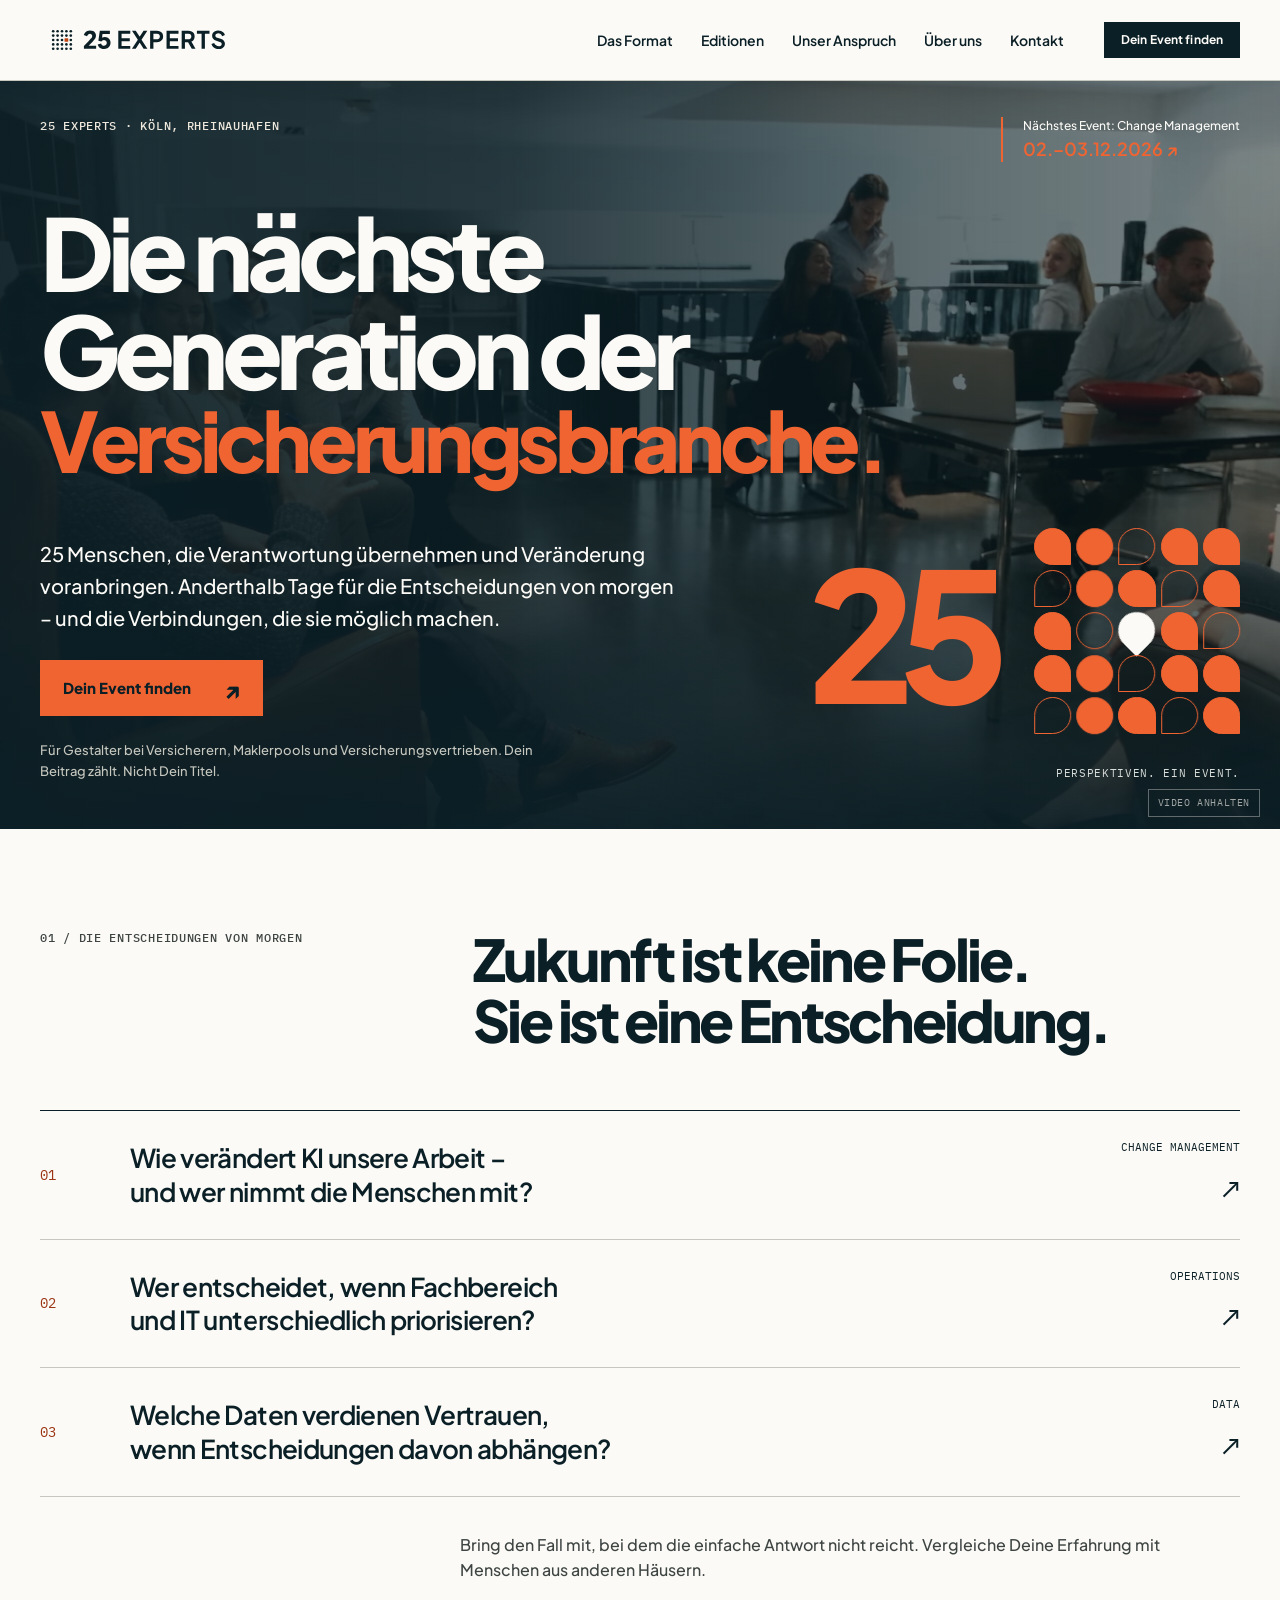
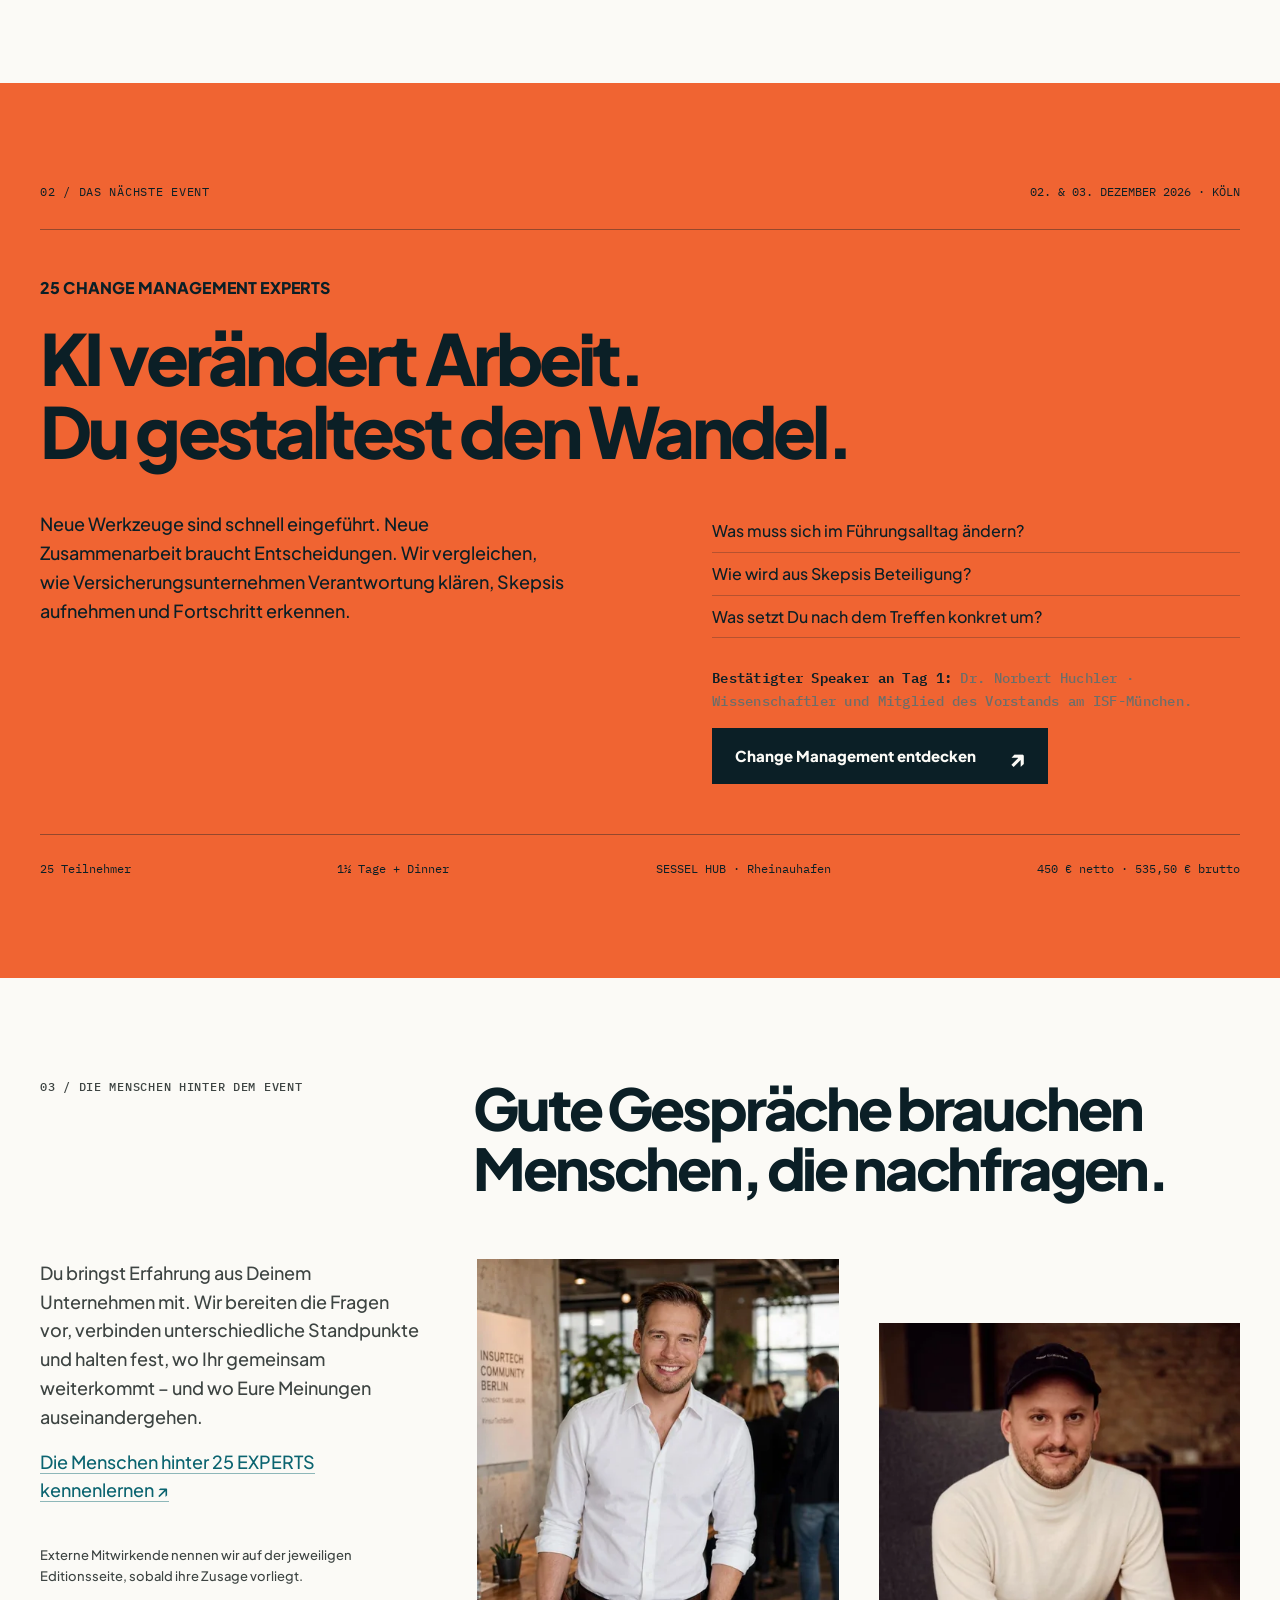
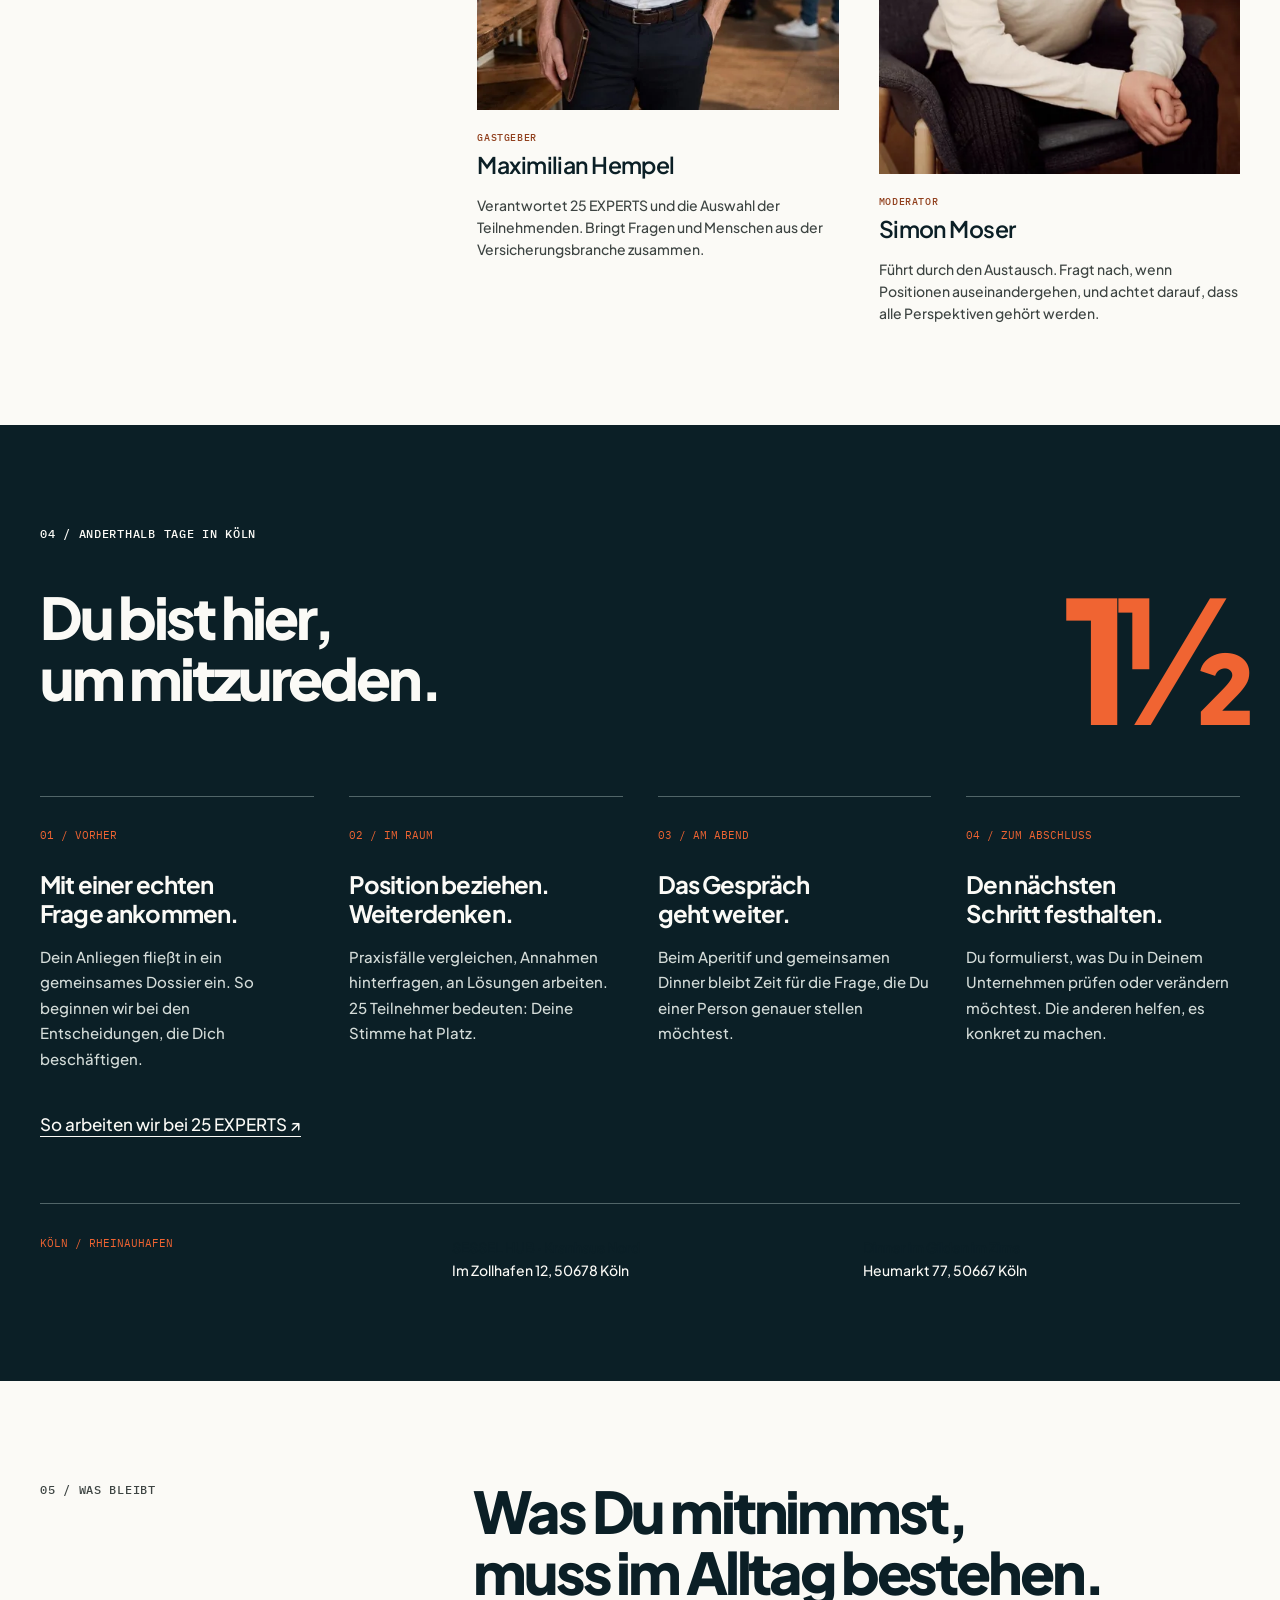
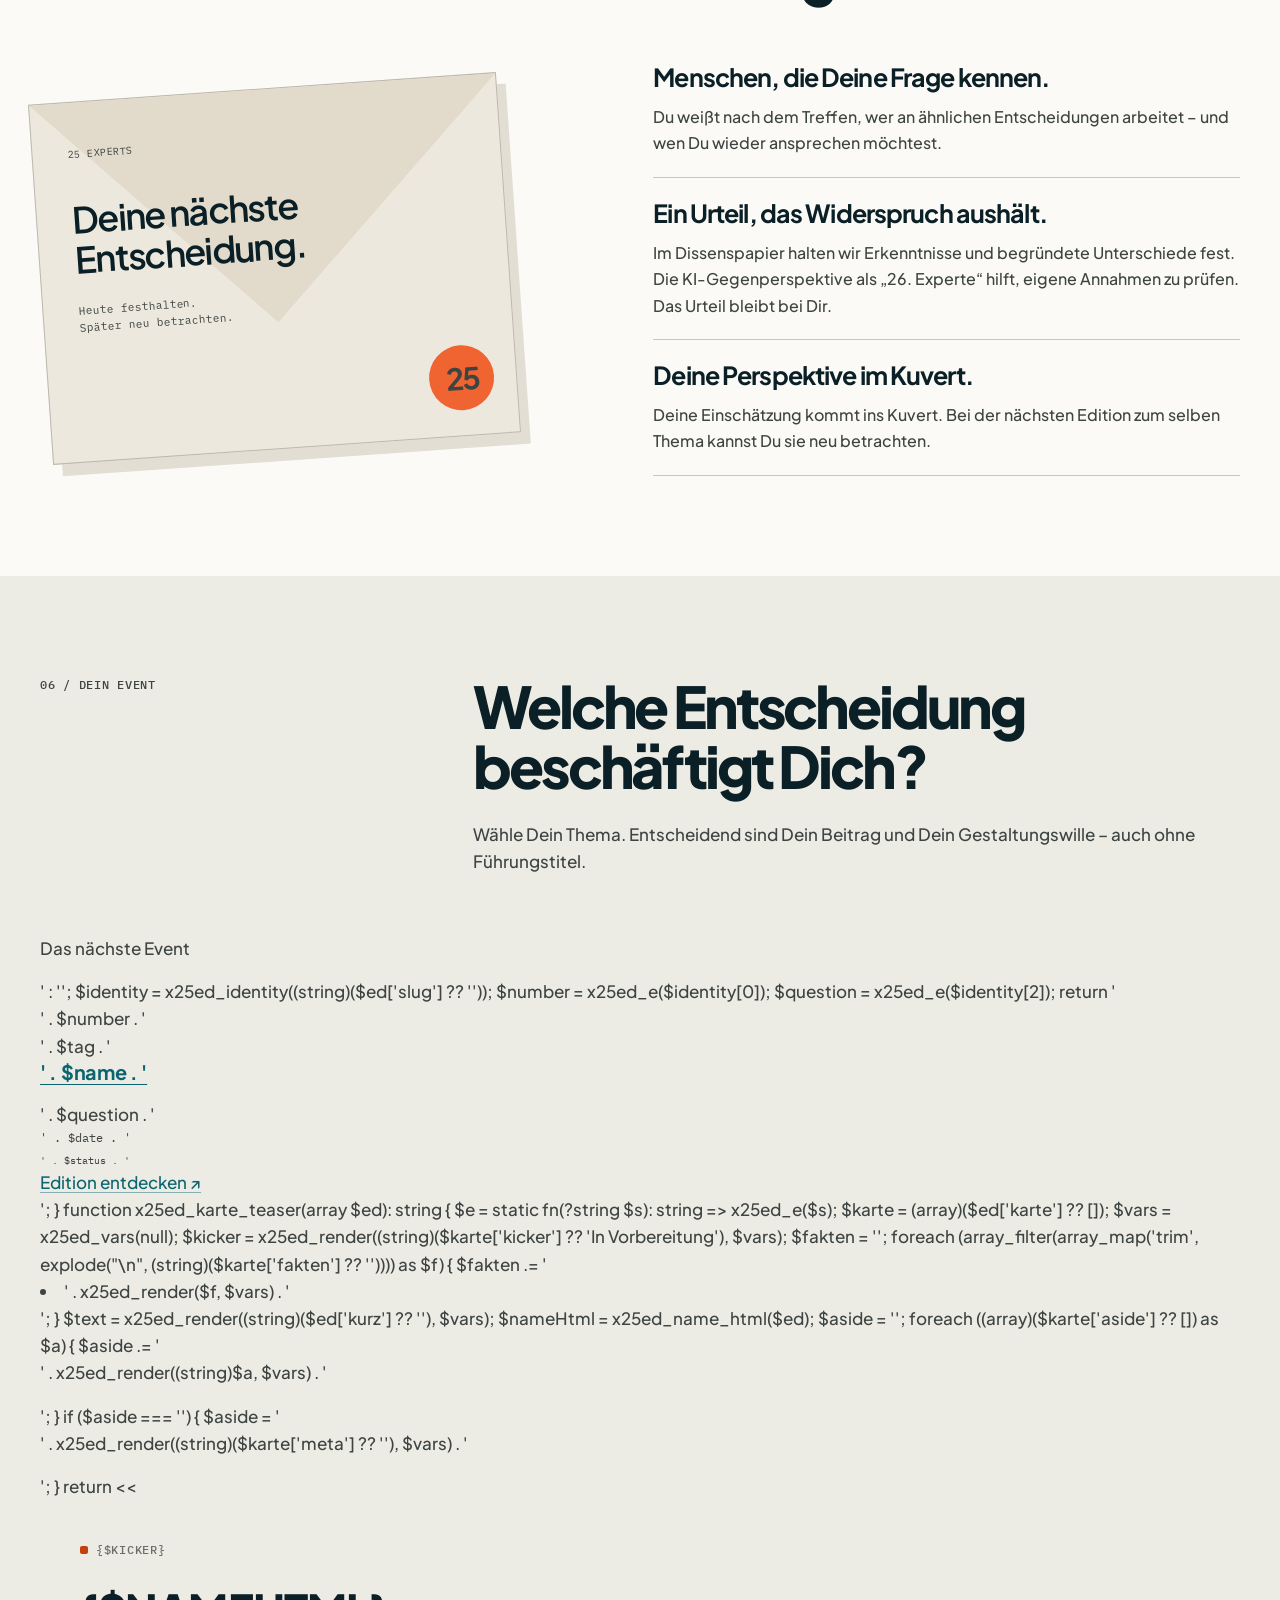
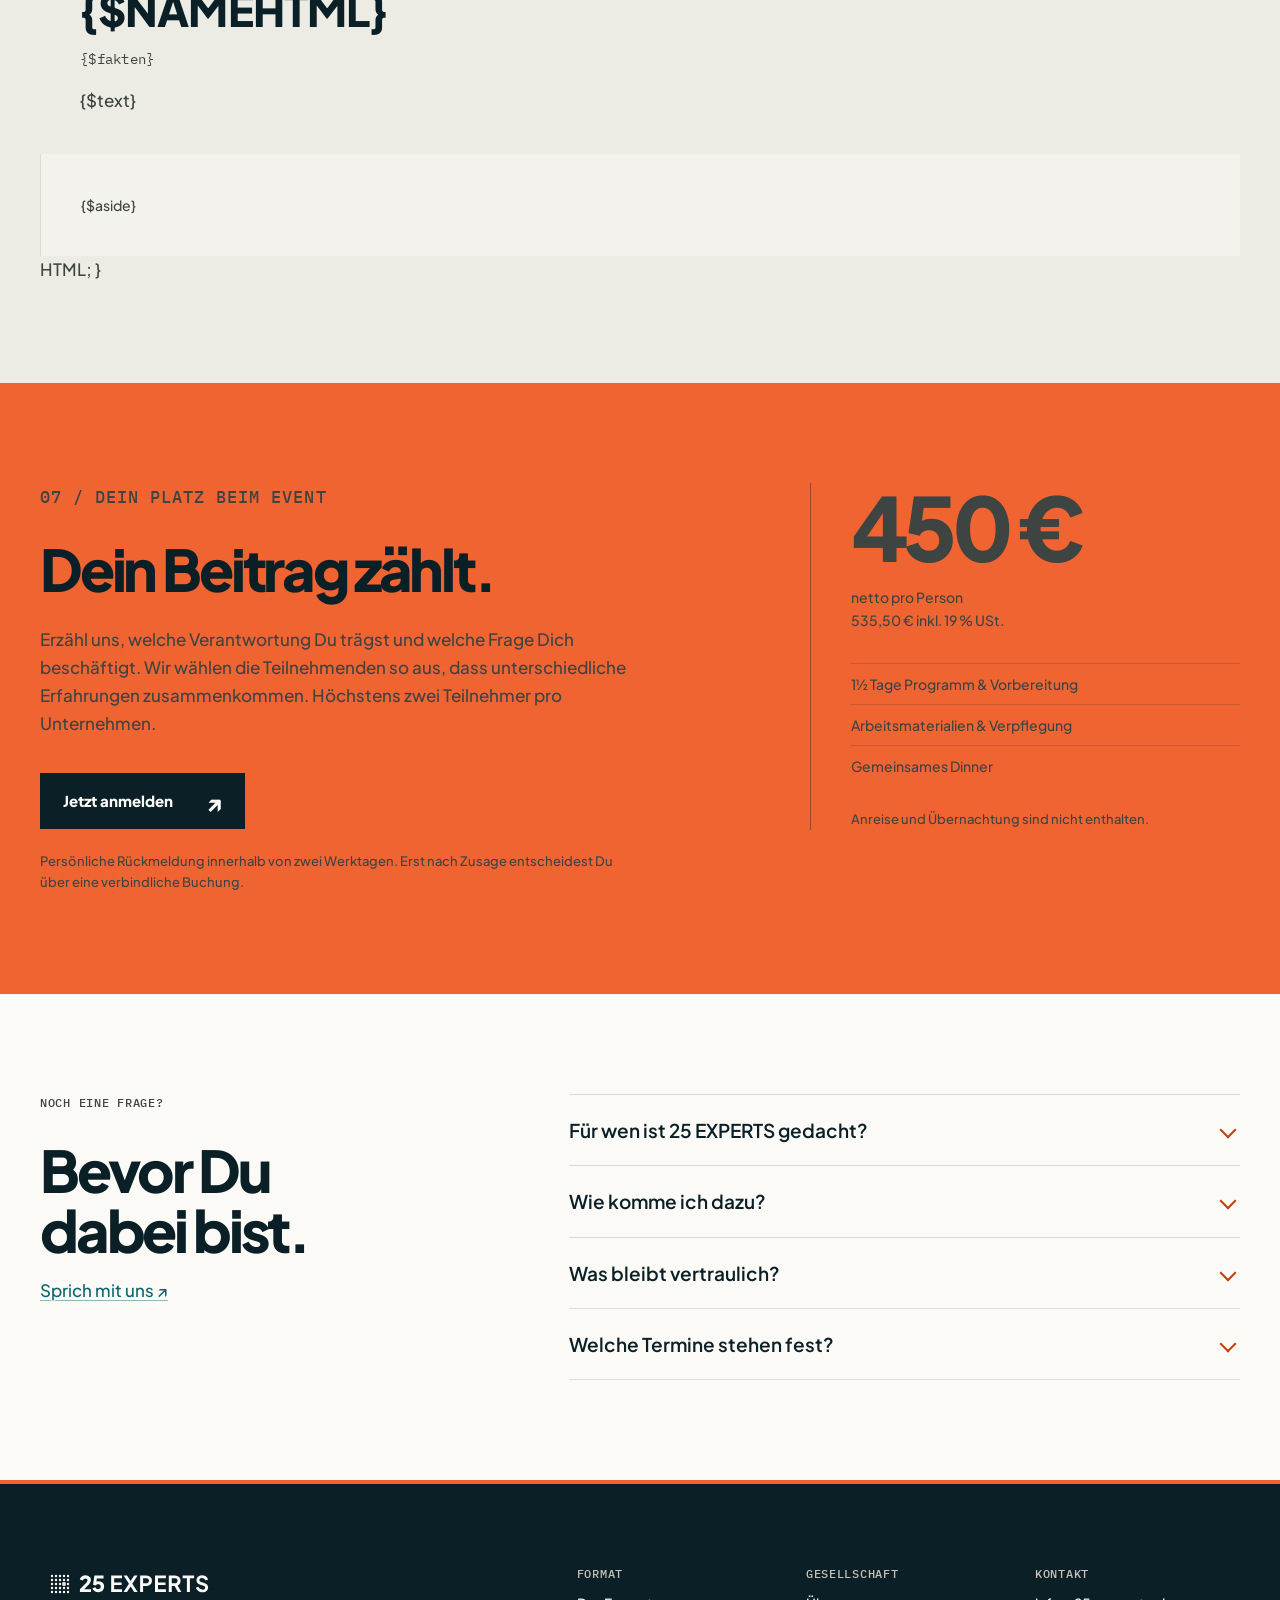
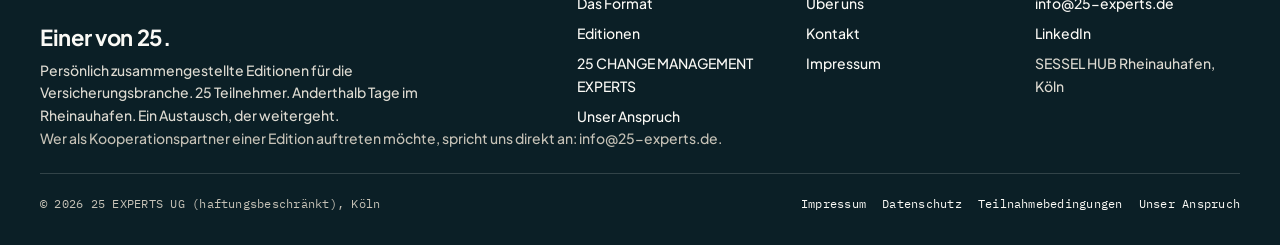
<file: index.html>
<!DOCTYPE html>
<html lang="de">
<head>
  <meta charset="utf-8">
  <meta name="viewport" content="width=device-width, initial-scale=1">
  <title>25 EXPERTS – Expertentreffen der Versicherungsbranche in Köln</title>
  <meta name="description" content="Expertentreffen für Versicherer, Maklerpools und Vertriebe: 25 Verantwortliche, anderthalb Tage im Kölner Rheinauhafen. Change, KI im Vertrieb, Security, Data.">
  <link rel="canonical" href="https://25-experts.de/">
  <meta property="og:type" content="website">
  <meta property="og:site_name" content="25 EXPERTS">
  <meta property="og:locale" content="de_DE">
  <meta property="og:title" content="25 EXPERTS – Expertentreffen der Versicherungsbranche in Köln">
  <meta property="og:description" content="Expertentreffen für Versicherer, Maklerpools und Vertriebe: 25 Verantwortliche, anderthalb Tage im Kölner Rheinauhafen. Change, KI im Vertrieb, Security, Data.">
  <meta property="og:url" content="https://25-experts.de/">
  <meta property="og:image" content="https://25-experts.de/assets/img/og/25experts-og.jpg">
  <meta property="og:image:width" content="1200">
  <meta property="og:image:height" content="630">
  <meta property="og:image:alt" content="Einer von 25. 25-experts.de">
  <meta name="twitter:card" content="summary_large_image">
  <meta name="theme-color" content="#0B1F26">
  <link rel="icon" href="assets/img/favicon.svg" type="image/svg+xml">
  <link rel="preload" href="assets/fonts/PlusJakartaSans-ExtraBold.woff2" as="font" type="font/woff2" crossorigin>
  <link rel="preload" href="assets/fonts/PlusJakartaSans-Medium.woff2" as="font" type="font/woff2" crossorigin>
  <link rel="preload" href="assets/fonts/IBMPlexMono-Medium.woff2" as="font" type="font/woff2" crossorigin>
  <link rel="stylesheet" href="assets/css/tokens.css?v=fbc4d914">
  <link rel="stylesheet" href="assets/css/components.css?v=words-20261016">
  <link rel="stylesheet" href="assets/css/site.css?v=words-20261016">
  <link rel="stylesheet" href="assets/css/identity.css?v=words-20261016">
  <script>document.documentElement.classList.add('js');</script>
  <!-- SEO-LD:START -->
  <script type="application/ld+json">
  {"@context":"https://schema.org","@graph":[{"@type":"Organization","@id":"https://25-experts.de/#organisation","name":"25 EXPERTS","legalName":"25 EXPERTS UG (haftungsbeschränkt)","url":"https://25-experts.de/","logo":{"@type":"ImageObject","url":"https://25-experts.de/assets/img/25experts-logo-horizontal.png"},"image":"https://25-experts.de/assets/img/og/25experts-og.jpg","slogan":"Einer von 25.","description":"25 EXPERTS ist ein Expertentreffen für die Versicherungsbranche: kuratierte Editionen mit je 25 Fach- und Führungskräften aus Versicherern, Maklerpools und Versicherungsvertrieben, anderthalb Tage im Kölner Rheinauhafen, zu Themen wie Change Management, KI im Vertrieb, Informationssicherheit, Operations, Daten und Nachhaltigkeit.","email":"info@25-experts.de","address":{"@type":"PostalAddress","streetAddress":"Moitzfeld 17","postalCode":"51429","addressLocality":"Bergisch Gladbach","addressCountry":"DE"},"knowsAbout":["Versicherungsbranche","Künstliche Intelligenz in der Versicherung","Change Management","Versicherungsvertrieb","Informationssicherheit","Operations","Daten und Analytics","Nachhaltigkeit in der Versicherung","Führung"],"founder":{"@id":"https://25-experts.de/ueber-uns#maximilian-hempel"},"sameAs":["https://www.linkedin.com/company/141373969/"]},{"@type":"WebSite","@id":"https://25-experts.de/#website","url":"https://25-experts.de/","name":"25 EXPERTS","inLanguage":"de-DE","publisher":{"@id":"https://25-experts.de/#organisation"}},{"@type":"Person","@id":"https://25-experts.de/ueber-uns#maximilian-hempel","name":"Maximilian Hempel","jobTitle":"Gastgeber und Geschäftsführer","description":"Gastgeber und Geschäftsführer von 25 EXPERTS; Herausgeber des VersicherungsTech Magazins.","image":"https://25-experts.de/assets/img/max-hempel-960.webp","worksFor":{"@id":"https://25-experts.de/#organisation"},"sameAs":["https://www.linkedin.com/in/maximilianhempel/"]},{"@type":"FAQPage","@id":"https://25-experts.de/#faq","mainEntity":[{"@type":"Question","name":"Für wen ist 25 EXPERTS gedacht?","acceptedAnswer":{"@type":"Answer","text":"Für Menschen, die bei Versicherern, Maklerpools und Versicherungsvertrieben Verantwortung übernehmen und Veränderung voranbringen. Fachliche Erfahrung und Dein Anliegen zählen, nicht Alter oder Titel. Die Female Edition richtet sich an Frauen in der Versicherungsbranche."}},{"@type":"Question","name":"Wie komme ich dazu?","acceptedAnswer":{"@type":"Answer","text":"Du fragst Deine Teilnahme kostenfrei an. Wir melden uns innerhalb von zwei Werktagen persönlich. Nach Zusage entscheidest Du, ob Du verbindlich buchen möchtest. Erst diese Buchung begründet eine Zahlungspflicht."}},{"@type":"Question","name":"Was bleibt vertraulich?","acceptedAnswer":{"@type":"Answer","text":"Erfahrungen dürfen weitergedacht werden; Aussagen werden außerhalb des Events keiner Person oder Organisation zugeordnet. Öffentliche Ergebnisse werden nur nach Freigabe geteilt. Unser Kodex"}},{"@type":"Question","name":"Welche Termine stehen fest?","acceptedAnswer":{"@type":"Answer","text":"Der Status steht bei jeder Edition. Vorläufige Termine sind ausdrücklich gekennzeichnet. Den aktuellen Stand findest Du auf der jeweiligen Editionsseite. Editionen und Termine"}}],"isPartOf":{"@id":"https://25-experts.de/#webpage"}},{"@type":"WebPage","@id":"https://25-experts.de/#webpage","url":"https://25-experts.de/","name":"25 EXPERTS – Expertentreffen der Versicherungsbranche in Köln","description":"Expertentreffen für Versicherer, Maklerpools und Vertriebe: 25 Verantwortliche, anderthalb Tage im Kölner Rheinauhafen. Change, KI im Vertrieb, Security, Data.","inLanguage":"de-DE","isPartOf":{"@id":"https://25-experts.de/#website"},"publisher":{"@id":"https://25-experts.de/#organisation"},"breadcrumb":{"@id":"https://25-experts.de/#breadcrumb"},"about":{"@id":"https://25-experts.de/#organisation"}},{"@type":"BreadcrumbList","@id":"https://25-experts.de/#breadcrumb","itemListElement":[{"@type":"ListItem","position":1,"name":"Startseite","item":"https://25-experts.de/"}]}]}
  </script>
  <!-- SEO-LD:END -->
</head>
<body class="nx-home">
  <a class="x-skip" href="#inhalt">Zum Inhalt springen</a>
  <header class="x-header" id="x-header">
    <div class="x-container x-header__inner">
      <a class="x-header__logo" href="/" aria-label="25 EXPERTS, zur Startseite">
        <img class="x-logo--light" src="assets/img/25experts-logo-horizontal.svg" alt="25 EXPERTS" width="360" height="80">
        <img class="x-logo--dark" src="assets/img/25experts-logo-horizontal-white.svg" alt="" aria-hidden="true" width="360" height="80">
      </a>
      <button class="x-burger" type="button" aria-expanded="false" aria-controls="x-nav" aria-label="Menü öffnen"><span class="x-burger__lines"><span></span></span></button>
      <nav class="x-nav" id="x-nav" aria-label="Hauptnavigation">
        <ul>
          <li><a href="/format">Das Format</a></li>
          <li><a href="/editionen">Editionen</a></li>
          <li><a href="/neutralitaetskodex">Unser Anspruch</a></li>
          <li><a href="/ueber-uns">Über uns</a></li>
          <li><a href="/kontakt">Kontakt</a></li>
        </ul>
        <a class="x-btn x-btn--primary x-btn--sm" href="#editionen">Dein Event finden</a>
      </nav>
    </div>
  </header>

  <main id="inhalt" tabindex="-1">
<section class="nx-hero nx-hero--video" aria-labelledby="home-title">
 <div class="nx-hero__media" aria-hidden="true">
  <video class="nx-hero__video" autoplay muted loop playsinline preload="auto" disablepictureinpicture disableremoteplayback tabindex="-1">
   <source src="assets/video/hero-teilnehmer-v1-mobil.webm" type="video/webm" media="(max-width: 700px)">
   <source src="assets/video/hero-teilnehmer-v1-mobil.mp4" type="video/mp4" media="(max-width: 700px)">
   <source src="assets/video/hero-teilnehmer-v1-720.webm" type="video/webm" media="(max-width: 900px)">
   <source src="assets/video/hero-teilnehmer-v1-720.mp4" type="video/mp4" media="(max-width: 900px)">
   <source src="assets/video/hero-teilnehmer-v1-1080.webm" type="video/webm">
   <source src="assets/video/hero-teilnehmer-v1-1080.mp4" type="video/mp4">
  </video>
 </div>
 <div class="nx-hero__meta"><button class="nx-hero__toggle" type="button" aria-pressed="false" hidden>Video anhalten</button></div>
 <div class="x-container">
  <div class="nx-hero__top"><p class="nx-eyebrow">25 EXPERTS · Köln, Rheinauhafen</p><a class="nx-next-note" href="/editionen/change-management/"><span>Nächstes Event: Change Management</span><strong>02.–03.12.2026 <span aria-hidden="true">↗</span></strong></a></div>
  <h1 id="home-title"><span>Die nächste</span><span>Generation der</span><span class="nx-hero__industry">Versicherungsbranche.</span></h1>
  <div class="nx-hero__bottom"><div><p class="nx-hero__lead">25 Menschen, die Verantwortung übernehmen und Veränderung voranbringen. Anderthalb Tage für die Entscheidungen von morgen – und die Verbindungen, die sie möglich machen.</p><a class="nx-button" href="#editionen">Dein Event finden <span aria-hidden="true">↗</span></a><p class="nx-hero__audience">Für Gestalter bei Versicherern, Maklerpools und Versicherungsvertrieben. Dein Beitrag zählt. Nicht Dein Titel.</p></div><div class="nx-emblem" aria-hidden="true"><span class="nx-emblem__number">25</span><div class="nx-perspectives"><i></i><i></i><i></i><i></i><i></i><i></i><i></i><i></i><i></i><i></i><i></i><i></i><i></i><i></i><i></i><i></i><i></i><i></i><i></i><i></i><i></i><i></i><i></i><i></i><i></i></div><span class="nx-emblem__label">Perspektiven. Ein Event.</span></div></div>
 </div>
</section>
<section class="nx-questions nx-section" aria-labelledby="decisions-title"><div class="x-container">
 <div class="nx-section-head"><p class="nx-eyebrow">01 / Die Entscheidungen von morgen</p><h2 id="decisions-title">Zukunft ist keine Folie.<br>Sie ist eine Entscheidung.</h2></div>
 <div class="nx-question-list">
  <a href="/editionen/change-management/"><span class="nx-question-list__number">01</span><h3>Wie verändert KI unsere Arbeit –<br>und wer nimmt die Menschen mit?</h3><span class="nx-question-list__theme">Change Management <span aria-hidden="true">↗</span></span></a>
  <a href="/editionen/operations/"><span class="nx-question-list__number">02</span><h3>Wer entscheidet, wenn Fachbereich<br>und IT unterschiedlich priorisieren?</h3><span class="nx-question-list__theme">Operations <span aria-hidden="true">↗</span></span></a>
  <a href="/editionen/data/"><span class="nx-question-list__number">03</span><h3>Welche Daten verdienen Vertrauen,<br>wenn Entscheidungen davon abhängen?</h3><span class="nx-question-list__theme">Data <span aria-hidden="true">↗</span></span></a>
 </div><p class="nx-section-tail">Bring den Fall mit, bei dem die einfache Antwort nicht reicht. Vergleiche Deine Erfahrung mit Menschen aus anderen Häusern.</p>
</div></section>
<section class="nx-feature nx-section" aria-labelledby="next-title"><div class="x-container">
 <div class="nx-feature__top"><p class="nx-eyebrow">02 / Das nächste Event</p><p>02. &amp; 03. Dezember 2026 · Köln</p></div>
 <p class="nx-feature__edition">25 CHANGE MANAGEMENT EXPERTS</p><h2 id="next-title">KI verändert Arbeit.<br><span>Du gestaltest den Wandel.</span></h2>
 <div class="nx-feature__bottom"><p>Neue Werkzeuge sind schnell eingeführt. Neue Zusammenarbeit braucht Entscheidungen. Wir vergleichen, wie Versicherungsunternehmen Verantwortung klären, Skepsis aufnehmen und Fortschritt erkennen.</p><div><ul><li>Was muss sich im Führungsalltag ändern?</li><li>Wie wird aus Skepsis Beteiligung?</li><li>Was setzt Du nach dem Treffen konkret um?</li></ul><p class="x-meta"><strong>Bestätigter Speaker an Tag 1:</strong> Dr. Norbert Huchler · Wissenschaftler und Mitglied des Vorstands am ISF-München.</p><a class="nx-button nx-button--ink" href="/editionen/change-management/">Change Management entdecken <span aria-hidden="true">↗</span></a></div></div>
 <div class="nx-feature__facts"><span>25 Teilnehmer</span><span>1½ Tage + Dinner</span><span>SESSEL HUB · Rheinauhafen</span><span>450 € netto · 535,50 € brutto</span></div>
</div></section>

<section class="nx-section nx-people" aria-labelledby="menschen"><div class="x-container">
 <div class="nx-section-head"><p class="nx-eyebrow">03 / Die Menschen hinter dem Event</p><h2 id="menschen">Gute Gespräche brauchen Menschen, die nachfragen.</h2></div>
 <div class="nx-people__grid">
  <div class="nx-people__intro"><p>Du bringst Erfahrung aus Deinem Unternehmen mit. Wir bereiten die Fragen vor, verbinden unterschiedliche Standpunkte und halten fest, wo Ihr gemeinsam weiterkommt – und wo Eure Meinungen auseinandergehen.</p><a class="x-link" href="/ueber-uns">Die Menschen hinter 25 EXPERTS kennenlernen ↗</a><p class="nx-people__note">Externe Mitwirkende nennen wir auf der jeweiligen Editionsseite, sobald ihre Zusage vorliegt.</p></div>
  <figure><img src="assets/img/max-hempel-960.webp" srcset="assets/img/max-hempel-480.webp 480w, assets/img/max-hempel-960.webp 960w" sizes="(max-width:700px) 45vw, (max-width:1000px) 45vw, 400px" width="960" height="1200" loading="lazy" decoding="async" alt="Maximilian Hempel, Gastgeber"><figcaption><span class="nx-eyebrow">Gastgeber</span><strong>Maximilian Hempel</strong><p>Verantwortet 25 EXPERTS und die Auswahl der Teilnehmenden. Bringt Fragen und Menschen aus der Versicherungsbranche zusammen.</p></figcaption></figure>
  <figure><img src="assets/img/simon-moser-20260929-960.webp" srcset="assets/img/simon-moser-20260929-480.webp 480w, assets/img/simon-moser-20260929-960.webp 960w" sizes="(max-width:700px) 45vw, (max-width:1000px) 45vw, 400px" width="1179" height="1549" loading="lazy" decoding="async" alt="Simon Moser, Moderator"><figcaption><span class="nx-eyebrow">Moderator</span><strong>Simon Moser</strong><p>Führt durch den Austausch. Fragt nach, wenn Positionen auseinandergehen, und achtet darauf, dass alle Perspektiven gehört werden.</p></figcaption></figure>
 </div>
</div></section>
<section class="nx-section nx-experience" aria-labelledby="format-h"><div class="x-container">
 <p class="nx-eyebrow">04 / Anderthalb Tage in Köln</p><div class="nx-experience__head"><h2 id="format-h">Du bist hier,<br>um mitzureden.</h2><p class="nx-big-number" aria-hidden="true">1½</p></div>
 <ol class="nx-journey">
  <li><span>01 / Vorher</span><h3>Mit einer echten Frage ankommen.</h3><p>Dein Anliegen fließt in ein gemeinsames Dossier ein. So beginnen wir bei den Entscheidungen, die Dich beschäftigen.</p></li>
  <li><span>02 / Im Raum</span><h3>Position beziehen. Weiterdenken.</h3><p>Praxisfälle vergleichen, Annahmen hinterfragen, an Lösungen arbeiten. 25 Teilnehmer bedeuten: Deine Stimme hat Platz.</p></li>
  <li><span>03 / Am Abend</span><h3>Das Gespräch geht weiter.</h3><p>Beim Aperitif und gemeinsamen Dinner bleibt Zeit für die Frage, die Du einer Person genauer stellen möchtest.</p></li>
  <li><span>04 / Zum Abschluss</span><h3>Den nächsten Schritt festhalten.</h3><p>Du formulierst, was Du in Deinem Unternehmen prüfen oder verändern möchtest. Die anderen helfen, es konkret zu machen.</p></li>
 </ol><a class="nx-text-link" href="/format">So arbeiten wir bei 25 EXPERTS ↗</a>
 <div class="nx-place"><span>Köln / Rheinauhafen</span><p><strong>SESSEL HUB · Kranhaus Nord</strong><br>Im Zollhafen 12, 50678 Köln</p><p><strong>Dinner im Gilden im Zims</strong><br>Heumarkt 77, 50667 Köln</p></div>
</div></section>
<section class="nx-section nx-outcomes" aria-labelledby="ergebnisse"><div class="x-container">
 <div class="nx-section-head"><p class="nx-eyebrow">05 / Was bleibt</p><h2 id="ergebnisse">Was Du mitnimmst,<br>muss im Alltag bestehen.</h2></div>
 <div class="nx-outcomes__grid"><div class="nx-envelope" aria-hidden="true"><span>25 EXPERTS</span><strong>Deine nächste<br>Entscheidung.</strong><p>Heute festhalten.<br>Später neu betrachten.</p><b>25</b></div>
 <div class="nx-takeaways"><article><h3>Menschen, die Deine Frage kennen.</h3><p>Du weißt nach dem Treffen, wer an ähnlichen Entscheidungen arbeitet – und wen Du wieder ansprechen möchtest.</p></article><article><h3>Ein Urteil, das Widerspruch aushält.</h3><p>Im Dissenspapier halten wir Erkenntnisse und begründete Unterschiede fest. Die KI-Gegenperspektive als „26. Experte“ hilft, eigene Annahmen zu prüfen. Das Urteil bleibt bei Dir.</p></article><article><h3>Deine Perspektive im Kuvert.</h3><p>Deine Einschätzung kommt ins Kuvert. Bei der nächsten Edition zum selben Thema kannst Du sie neu betrachten. </p></article></div></div>
</div></section>
<section class="nx-section nx-editions-section" id="editionen" aria-labelledby="ed-h"><div class="x-container">
 <div class="nx-section-head"><p class="nx-eyebrow">06 / Dein Event</p><div><h2 id="ed-h">Welche Entscheidung<br>beschäftigt Dich?</h2><p>Wähle Dein Thema. Entscheidend sind Dein Beitrag und Dein Gestaltungswille – auch ohne Führungstitel.</p></div></div>
 <div class="x-editions ux-editions" data-editionen-karten><!-- EDITIONS:START --><article class="ux-edition ux-edition--featured" aria-label="25 CHANGE MANAGEMENT EXPERTS"><span class="nx-edition__number" aria-hidden="true">01</span><div><p class="x-kicker">Das nächste Event</p><h3><a href="/editionen/change-management/">25 CHANGE MANAGEMENT EXPERTS</a></h3><p class="nx-edition__question">Wie wird aus neuen Werkzeugen eine Zusammenarbeit, die trägt?</p></div><p class="ux-edition__date">2. und 3. Dezember 2026<span>Termin bestätigt</span></p><a class="x-link" href="/editionen/change-management/">Edition entdecken <span aria-hidden="true">↗</span></a></article><article class="ux-edition" aria-label="25 SECURITY EXPERTS"><span class="nx-edition__number" aria-hidden="true">02</span><div><h3><a href="/editionen/security/">25 SECURITY EXPERTS</a></h3><p class="nx-edition__question">Wer entscheidet zwischen Schutz, Tempo und Verantwortung?</p></div><p class="ux-edition__date">21./22. Januar 2027<span>Termin bestätigt</span></p><a class="x-link" href="/editionen/security/">Edition entdecken <span aria-hidden="true">↗</span></a></article><article class="ux-edition" aria-label="25 VERTRIEBS EXPERTS"><span class="nx-edition__number" aria-hidden="true">03</span><div><h3><a href="/editionen/vertrieb/">25 VERTRIEBS EXPERTS</a></h3><p class="nx-edition__question">Wie wirken Vertriebsfachlichkeit und KI zusammen?</p></div><p class="ux-edition__date">18./19. März 2027 (vorläufig)<span>Termin vorläufig</span></p><a class="x-link" href="/editionen/vertrieb/">Edition entdecken <span aria-hidden="true">↗</span></a></article><article class="ux-edition" aria-label="25 FEMALE EXPERTS"><span class="nx-edition__number" aria-hidden="true">05</span><div><h3><a href="/editionen/female/">25 FEMALE EXPERTS</a></h3><p class="nx-edition__question">Wie stärken Frauen ihren Einfluss auf die Entscheidungen der Branche?</p></div><p class="ux-edition__date">14./15. April 2027 (vorläufig)<span>Termin vorläufig</span></p><a class="x-link" href="/editionen/female/">Edition entdecken <span aria-hidden="true">↗</span></a></article><article class="ux-edition" aria-label="25 OPERATIONS EXPERTS"><span class="nx-edition__number" aria-hidden="true">04</span><div><h3><a href="/editionen/operations/">25 OPERATIONS EXPERTS</a></h3><p class="nx-edition__question">Wie werden aus Übergaben gemeinsame Entscheidungen?</p></div><p class="ux-edition__date">9./10. Juni 2027 (vorläufig)<span>Termin vorläufig</span></p><a class="x-link" href="/editionen/operations/">Edition entdecken <span aria-hidden="true">↗</span></a></article><article class="ux-edition" aria-label="25 DATA EXPERTS"><span class="nx-edition__number" aria-hidden="true">06</span><div><h3><a href="/editionen/data/">25 DATA EXPERTS</a></h3><p class="nx-edition__question">Welche Daten tragen Entscheidungen – und wer steht dafür ein?</p></div><p class="ux-edition__date">15./16. September 2027 (vorläufig)<span>Termin vorläufig</span></p><a class="x-link" href="/editionen/data/">Edition entdecken <span aria-hidden="true">↗</span></a></article><article class="ux-edition" aria-label="25 SUSTAINABILITY EXPERTS"><span class="nx-edition__number" aria-hidden="true">07</span><div><h3><a href="/editionen/sustainability/">25 SUSTAINABILITY EXPERTS</a></h3><p class="nx-edition__question">Wie wird aus Nachhaltigkeitszielen veränderte Praxis?</p></div><p class="ux-edition__date">7./8. Oktober 2027 (vorläufig)<span>Termin vorläufig</span></p><a class="x-link" href="/editionen/sustainability/">Edition entdecken <span aria-hidden="true">↗</span></a></article><!-- EDITIONS:END --></div>
</div></section>
<section class="nx-section nx-access" aria-labelledby="platz-h"><div class="x-container nx-access__grid">
 <div><p class="nx-eyebrow">07 / Dein Platz beim Event</p><h2 id="platz-h">Dein Beitrag zählt.</h2><p>Erzähl uns, welche Verantwortung Du trägst und welche Frage Dich beschäftigt. Wir wählen die Teilnehmenden so aus, dass unterschiedliche Erfahrungen zusammenkommen. Höchstens zwei Teilnehmer pro Unternehmen.</p><a class="nx-button nx-button--ink" href="#editionen">Jetzt anmelden <span aria-hidden="true">↗</span></a><p class="nx-access__note">Persönliche Rückmeldung innerhalb von zwei Werktagen. Erst nach Zusage entscheidest Du über eine verbindliche Buchung.</p></div>
 <div class="nx-price"><p class="nx-price__amount">450 €</p><p>netto pro Person<br>535,50 € inkl. 19 % USt.</p><ul><li>1½ Tage Programm &amp; Vorbereitung</li><li>Arbeitsmaterialien &amp; Verpflegung</li><li>Gemeinsames Dinner</li></ul><p class="nx-access__note">Anreise und Übernachtung sind nicht enthalten.</p></div>
</div></section>
<section class="nx-section" aria-labelledby="fragen-h"><div class="x-container ux-faq"><div><p class="nx-eyebrow">Noch eine Frage?</p><h2 id="fragen-h">Bevor Du<br>dabei bist.</h2><a class="x-link" href="/kontakt">Sprich mit uns ↗</a></div><div class="x-accordion">
 <details><summary>Für wen ist 25 EXPERTS gedacht?</summary><div class="x-accordion__body"><p>Für Menschen, die bei Versicherern, Maklerpools und Versicherungsvertrieben Verantwortung übernehmen und Veränderung voranbringen. Fachliche Erfahrung und Dein Anliegen zählen, nicht Alter oder Titel. Die Female Edition richtet sich an Frauen in der Versicherungsbranche.</p></div></details>
 <details><summary>Wie komme ich dazu?</summary><div class="x-accordion__body"><p>Du fragst Deine Teilnahme kostenfrei an. Wir melden uns innerhalb von zwei Werktagen persönlich. Nach Zusage entscheidest Du, ob Du verbindlich buchen möchtest. Erst diese Buchung begründet eine Zahlungspflicht.</p></div></details>
 <details><summary>Was bleibt vertraulich?</summary><div class="x-accordion__body"><p>Erfahrungen dürfen weitergedacht werden; Aussagen werden außerhalb des Events keiner Person oder Organisation zugeordnet. Öffentliche Ergebnisse werden nur nach Freigabe geteilt.</p><a href="/neutralitaetskodex">Unser Kodex</a></div></details>
 <details><summary>Welche Termine stehen fest?</summary><div class="x-accordion__body"><p>Der Status steht bei jeder Edition. Vorläufige Termine sind ausdrücklich gekennzeichnet. Den aktuellen Stand findest Du auf der jeweiligen Editionsseite.</p><a href="#editionen">Editionen und Termine</a></div></details>
</div></div></section>

  </main>

  <footer class="x-footer" role="contentinfo">
    <div class="x-container">
      <div class="x-footer__grid">
        <div class="x-footer__brand">
          <a href="/" aria-label="25 EXPERTS, zur Startseite"><img src="assets/img/25experts-logo-horizontal-mono-white.svg" alt="25 EXPERTS" width="360" height="80"></a>
          <p class="x-footer__claim">Einer von 25.</p>
          <p>Persönlich zusammengestellte Editionen für die Versicherungsbranche. 25 Teilnehmer. Anderthalb Tage im Rheinauhafen. Ein Austausch, der weitergeht.</p>
        </div>
        <div>
          <p class="x-footer__title">Format</p>
          <ul>
            <li><a href="/format">Das Format</a></li>
            <li><a href="/editionen">Editionen</a></li>
            <li><a href="/editionen/change-management/">25 CHANGE MANAGEMENT EXPERTS</a></li>
            <li><a href="/neutralitaetskodex">Unser Anspruch</a></li>
          </ul>
        </div>
        <div>
          <p class="x-footer__title">Gesellschaft</p>
          <ul>
            <li><a href="/ueber-uns">Über uns</a></li>
            <li><a href="/kontakt">Kontakt</a></li>
            <li><a href="/impressum">Impressum</a></li>
          </ul>
        </div>
        <div>
          <p class="x-footer__title">Kontakt</p>
          <ul>
            <li><a href="mailto:info@25-experts.de">info@25-experts.de</a></li>
            <li><a href="https://www.linkedin.com/company/141373969/" rel="noopener">LinkedIn</a></li>
            <li>SESSEL HUB Rheinauhafen, Köln</li>
          </ul>
        </div>
      </div>
      <p class="x-footer__fine">Wer als Kooperationspartner einer Edition auftreten möchte, spricht uns direkt an: info@25-experts.de.</p>
      
      <div class="x-footer__bottom">
        <span>&copy; 2026 25 EXPERTS UG (haftungsbeschränkt), Köln</span>
        <ul>
          <li><a href="/impressum">Impressum</a></li>
          <li><a href="/datenschutz">Datenschutz</a></li>
          <li><a href="/teilnahmebedingungen">Teilnahmebedingungen</a></li>
          <li><a href="/neutralitaetskodex">Unser Anspruch</a></li>
        </ul>
      </div>
    </div>
  </footer>
  <script src="assets/js/site.js?v=0d2043a8" defer></script>
</body>
</html>
</file>
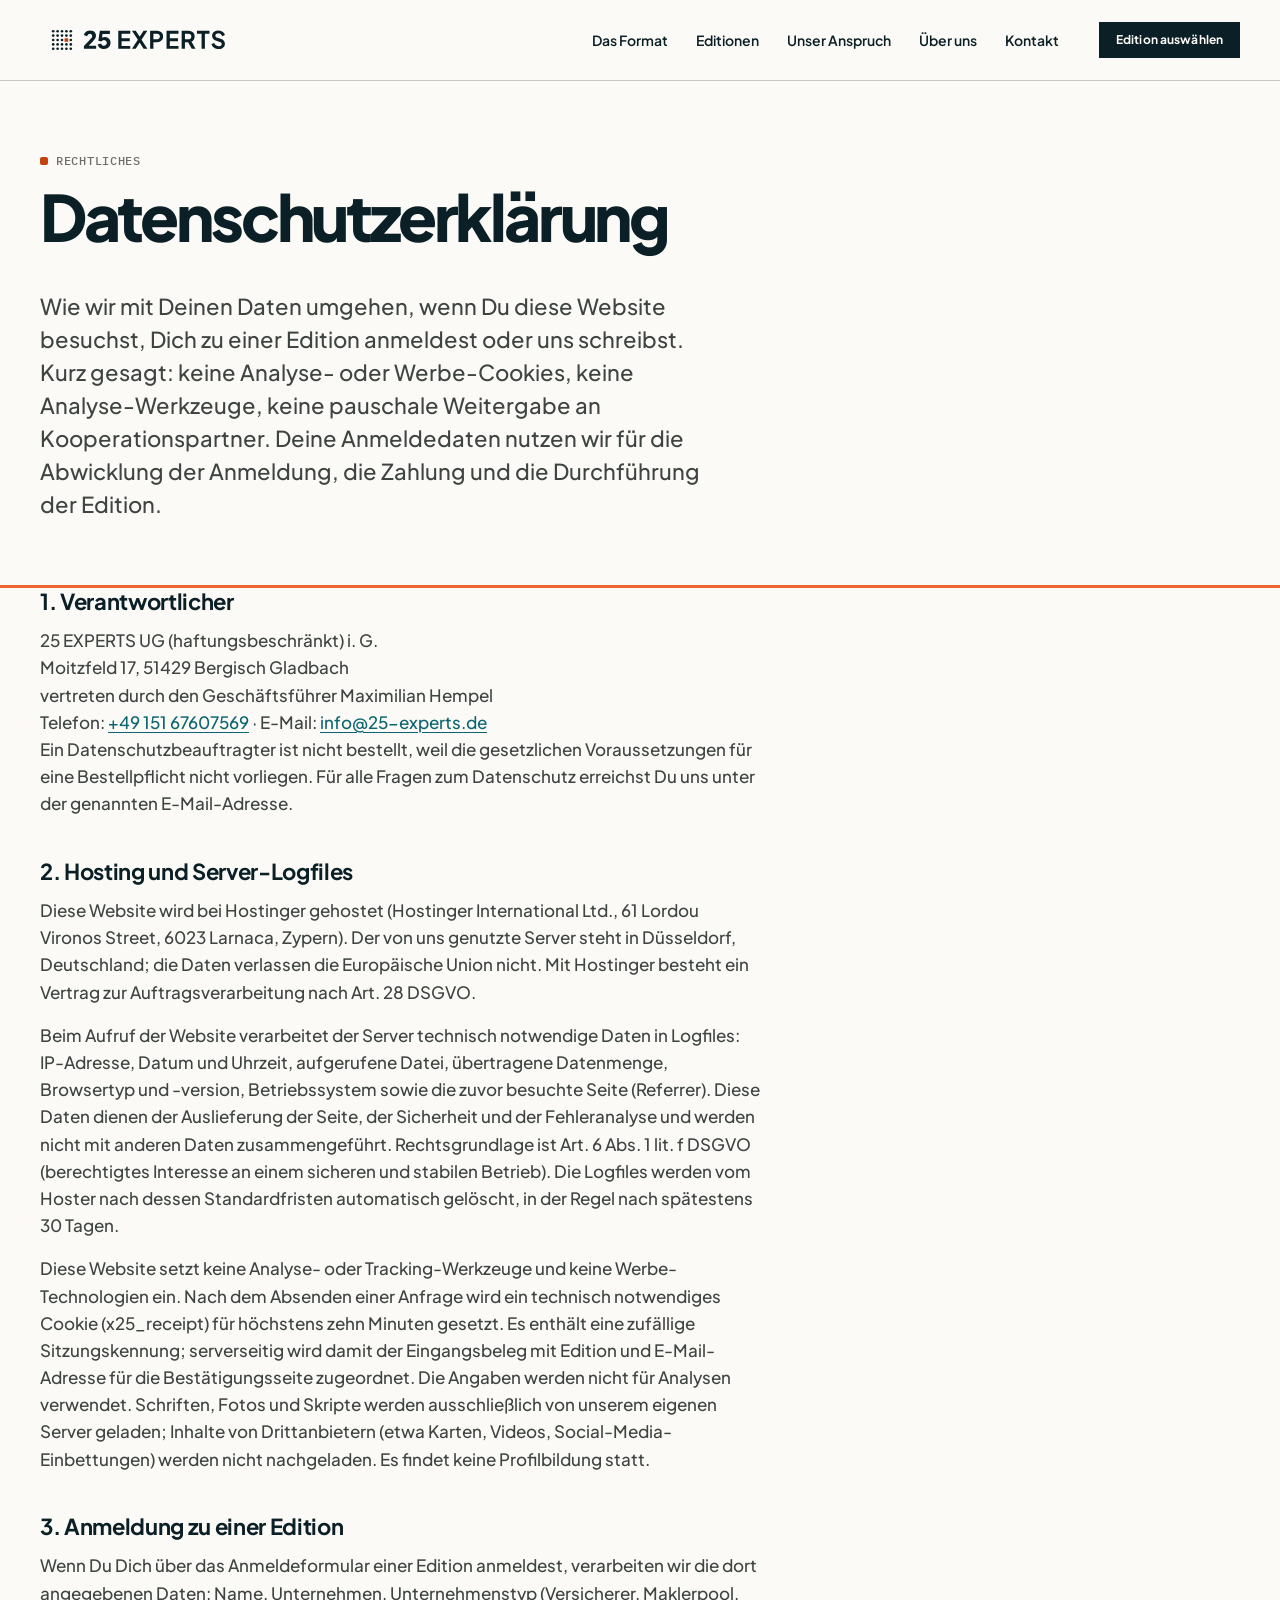
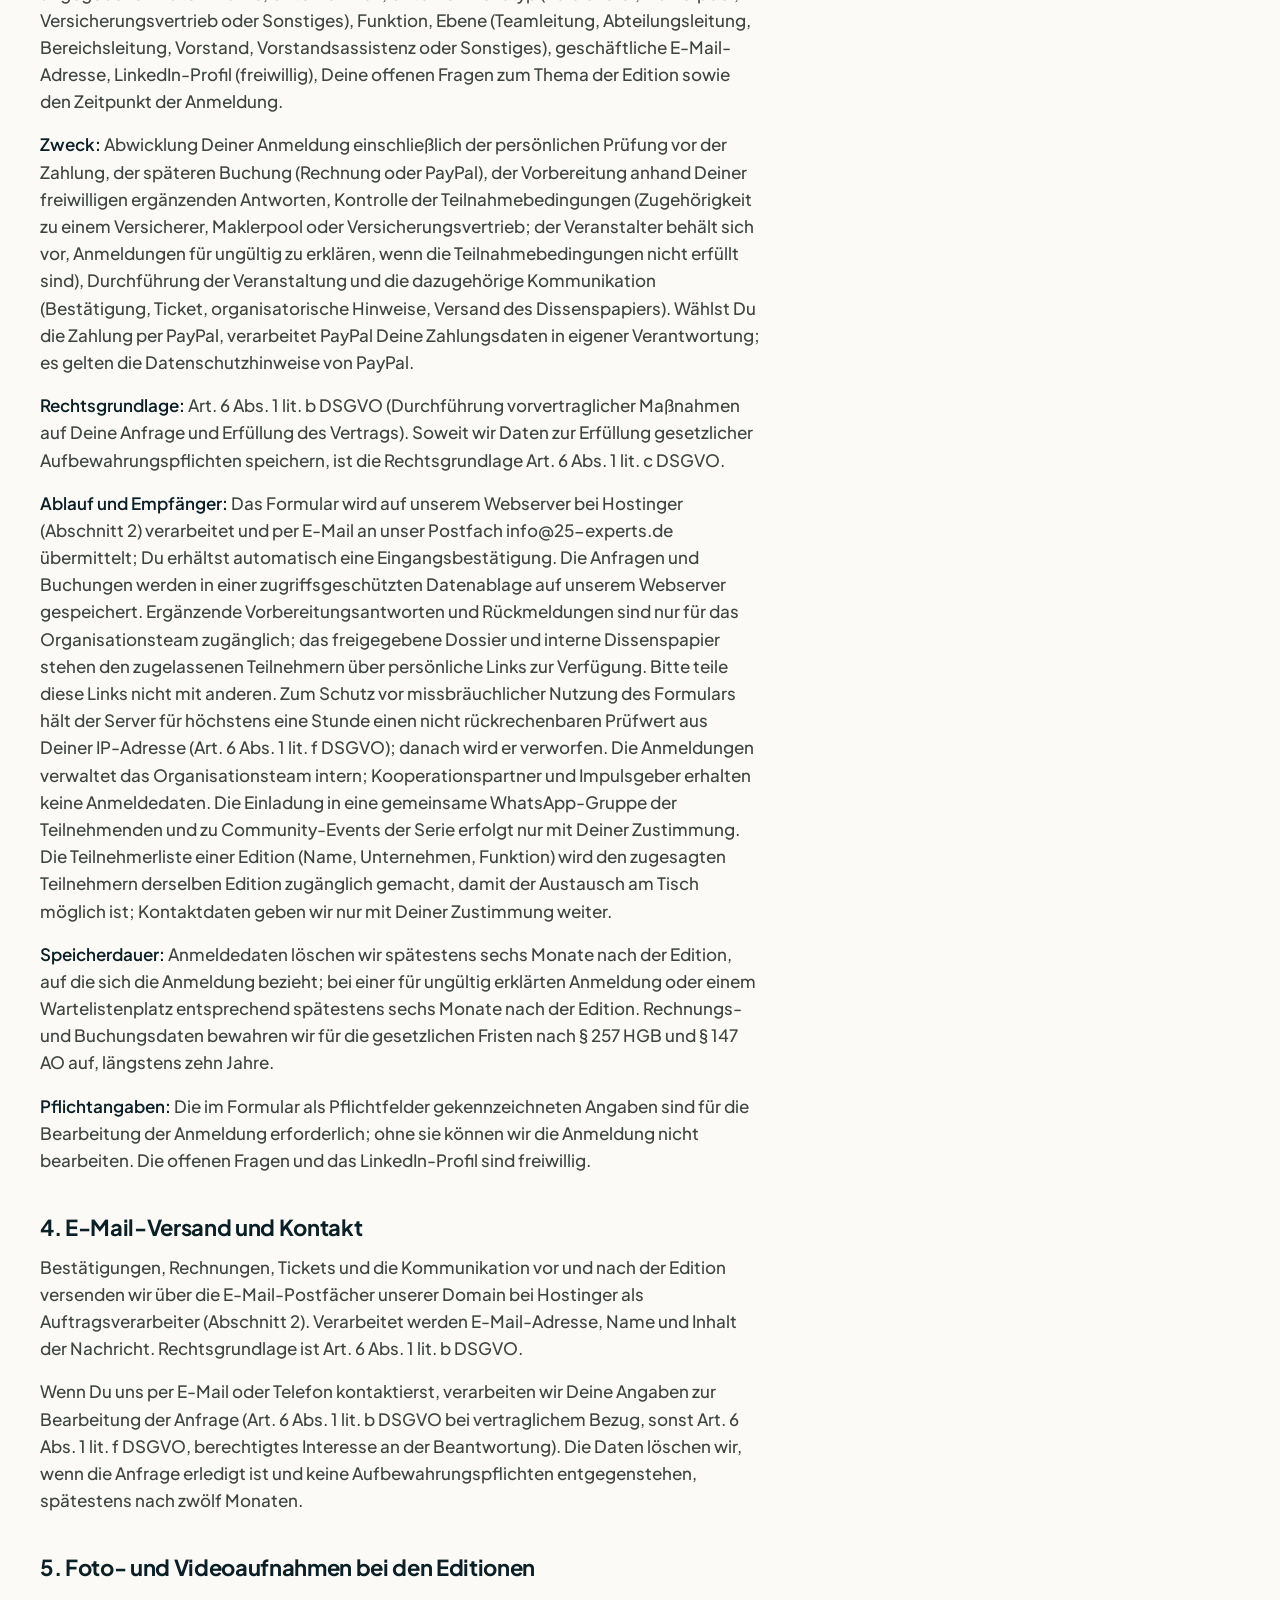
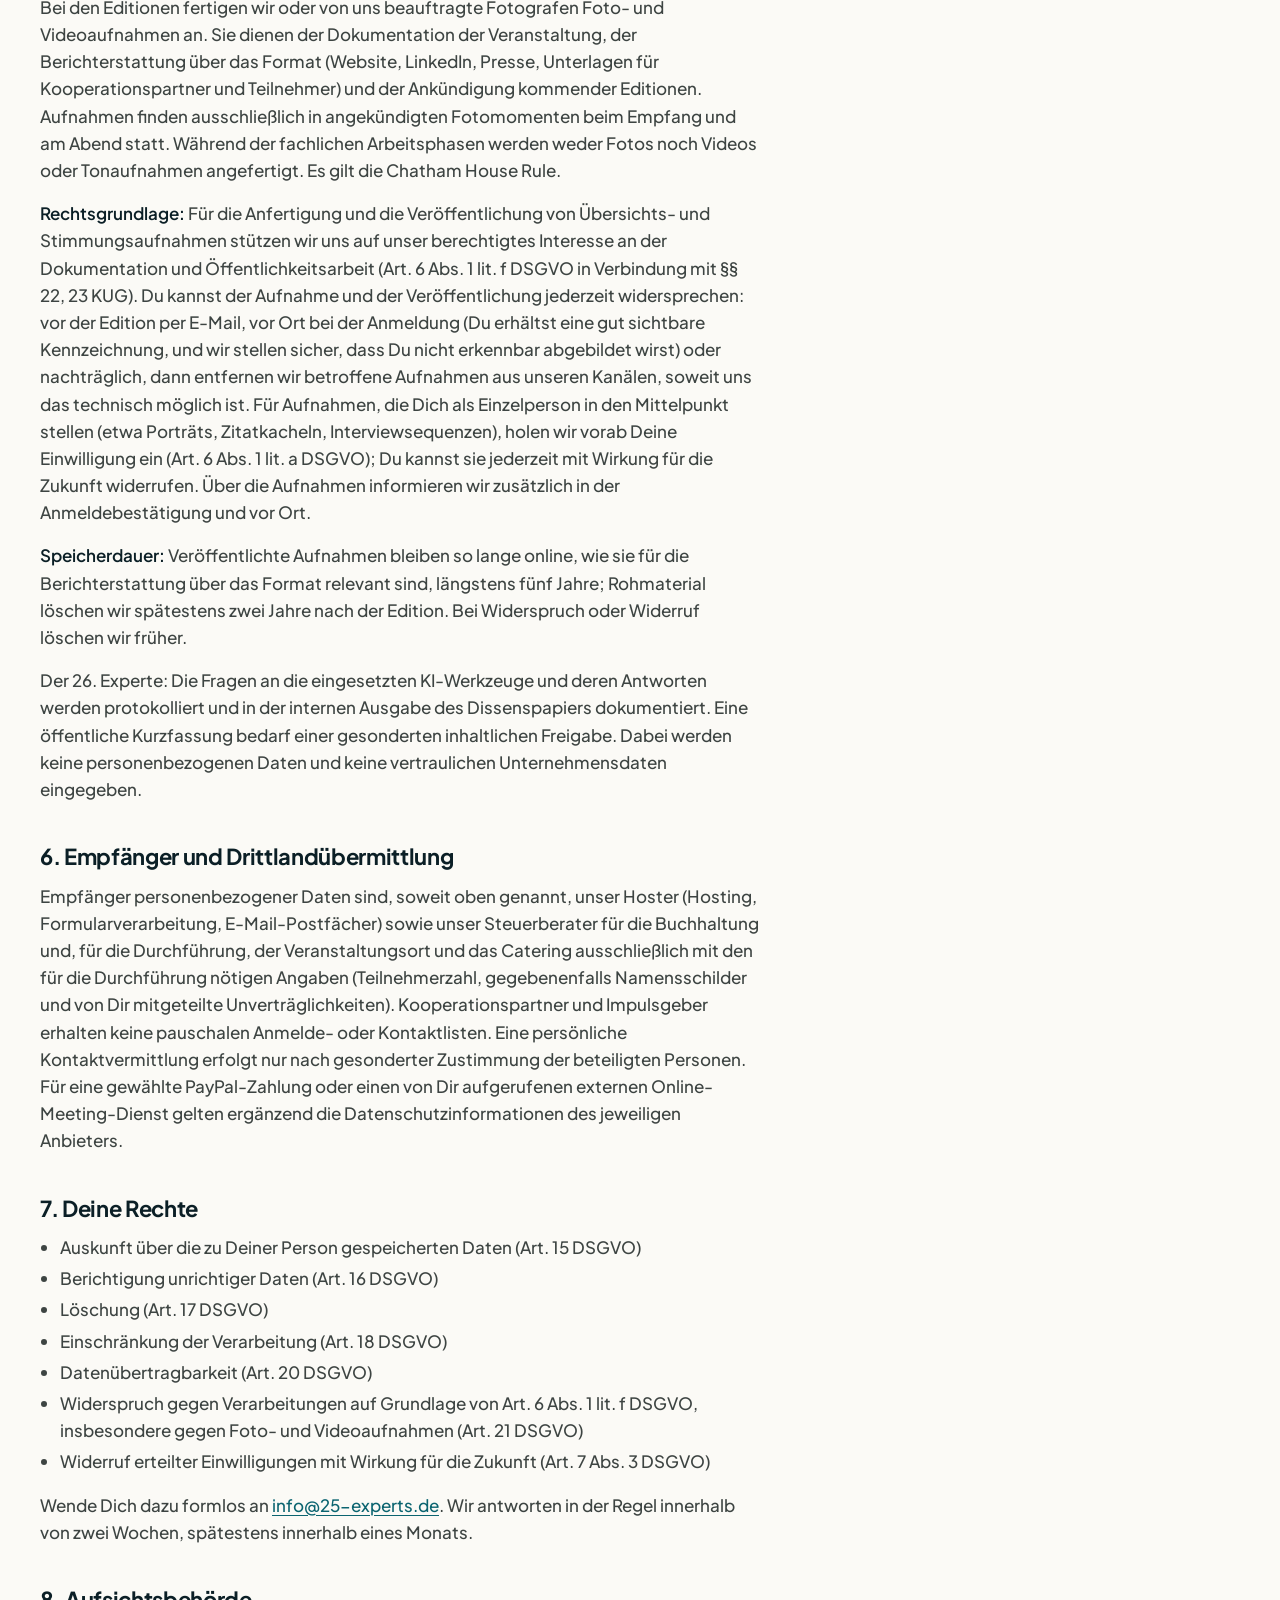
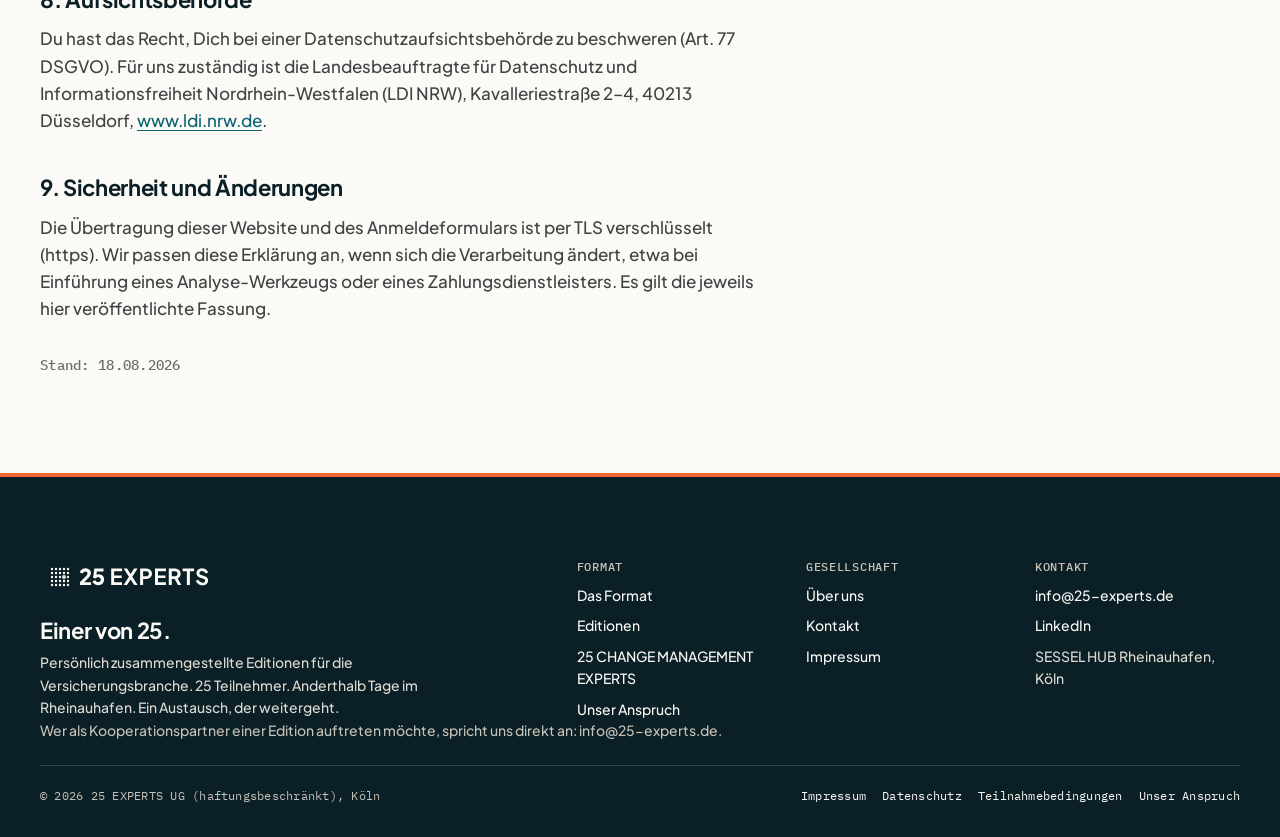
<file: datenschutz.html>
<!DOCTYPE html>
<html lang="de">
<head>
  <meta charset="utf-8">
  <meta name="viewport" content="width=device-width, initial-scale=1">
  <title>Datenschutz · 25 EXPERTS</title>
  <meta name="description" content="Datenschutzerklärung der 25 EXPERTS UG (haftungsbeschränkt) i. G.: Hosting bei Hostinger (Düsseldorf), Anmeldeformular, Foto- und Videoaufnahmen, Speicherdauer, Deine Rechte.">
  <link rel="canonical" href="https://25-experts.de/datenschutz">
  <meta property="og:type" content="website">
  <meta property="og:site_name" content="25 EXPERTS">
  <meta property="og:locale" content="de_DE">
  <meta property="og:title" content="Datenschutz · 25 EXPERTS">
  <meta property="og:description" content="Datenschutzerklärung der 25 EXPERTS UG (haftungsbeschränkt) i. G.: Hosting bei Hostinger (Düsseldorf), Anmeldeformular, Foto- und Videoaufnahmen, Speicherdauer, Deine Rechte.">
  <meta property="og:url" content="https://25-experts.de/datenschutz">
  <meta property="og:image" content="https://25-experts.de/assets/img/og/25experts-og.jpg">
  <meta property="og:image:width" content="1200">
  <meta property="og:image:height" content="630">
  <meta property="og:image:alt" content="Einer von 25. 25-experts.de">
  <meta name="twitter:card" content="summary_large_image">
  <meta name="theme-color" content="#0B1F26">
  <link rel="icon" href="assets/img/favicon.svg" type="image/svg+xml">
  <link rel="preload" href="assets/fonts/PlusJakartaSans-ExtraBold.woff2" as="font" type="font/woff2" crossorigin>
  <link rel="preload" href="assets/fonts/PlusJakartaSans-Medium.woff2" as="font" type="font/woff2" crossorigin>
  <link rel="preload" href="assets/fonts/IBMPlexMono-Medium.woff2" as="font" type="font/woff2" crossorigin>
  <link rel="stylesheet" href="assets/css/tokens.css?v=fbc4d914">
  <link rel="stylesheet" href="assets/css/components.css?v=words-20261016">
  <link rel="stylesheet" href="assets/css/site.css?v=words-20261016">
  <link rel="stylesheet" href="assets/css/identity.css?v=words-20261016">
  <script>document.documentElement.classList.add('js');</script>
  <meta name="robots" content="noindex, follow">
</head>
<body>
  <a class="x-skip" href="#inhalt">Zum Inhalt springen</a>
  <header class="x-header" id="x-header">
    <div class="x-container x-header__inner">
      <a class="x-header__logo" href="/" aria-label="25 EXPERTS, zur Startseite">
        <img class="x-logo--light" src="assets/img/25experts-logo-horizontal.svg" alt="25 EXPERTS" width="360" height="80">
        <img class="x-logo--dark" src="assets/img/25experts-logo-horizontal-white.svg" alt="" aria-hidden="true" width="360" height="80">
      </a>
      <button class="x-burger" type="button" aria-expanded="false" aria-controls="x-nav" aria-label="Menü öffnen"><span class="x-burger__lines"><span></span></span></button>
      <nav class="x-nav" id="x-nav" aria-label="Hauptnavigation">
        <ul>
          <li><a href="/format">Das Format</a></li>
          <li><a href="/editionen">Editionen</a></li>
          <li><a href="/neutralitaetskodex">Unser Anspruch</a></li>
          <li><a href="/ueber-uns">Über uns</a></li>
          <li><a href="/kontakt">Kontakt</a></li>
        </ul>
        <a class="x-btn x-btn--primary x-btn--sm" href="/editionen">Edition auswählen</a>
      </nav>
    </div>
  </header>

  <main id="inhalt" tabindex="-1">

    
    <section class="x-pagehead">
      <div class="x-container x-pagehead__inner">
        <div class="x-pagehead__title" data-reveal>
          <p class="x-kicker">Rechtliches</p>
          <h1 class="x-h1">Datenschutzerklärung</h1>
        </div>
        <div class="x-pagehead__lead" data-reveal><p class="x-lead">Wie wir mit Deinen Daten umgehen, wenn Du diese Website besuchst, Dich zu einer Edition anmeldest oder uns schreibst. Kurz gesagt: keine Analyse- oder Werbe-Cookies, keine Analyse-Werkzeuge, keine pauschale Weitergabe an Kooperationspartner. Deine Anmeldedaten nutzen wir für die Abwicklung der Anmeldung, die Zahlung und die Durchführung der Edition.</p></div>
        
      </div>
    </section>
    <section class="x-section x-section--flush-top">
      <div class="x-container">
        <div class="x-content x-prose">

          <h2>1. Verantwortlicher</h2>
          <address>
            <p>25 EXPERTS UG (haftungsbeschränkt) i. G.<br>
            Moitzfeld 17, 51429 Bergisch Gladbach<br>
            vertreten durch den Geschäftsführer Maximilian Hempel<br>
            Telefon: <a href="tel:+4915167607569">+49 151 67607569</a> · E-Mail: <a href="mailto:info@25-experts.de">info@25-experts.de</a></p>
          </address>
          <p>Ein Datenschutzbeauftragter ist nicht bestellt, weil die gesetzlichen Voraussetzungen für eine Bestellpflicht nicht vorliegen. Für alle Fragen zum Datenschutz erreichst Du uns unter der genannten E-Mail-Adresse.</p>

          <h2>2. Hosting und Server-Logfiles</h2>
          <p>Diese Website wird bei Hostinger gehostet (Hostinger International Ltd., 61 Lordou Vironos Street, 6023 Larnaca, Zypern). Der von uns genutzte Server steht in Düsseldorf, Deutschland; die Daten verlassen die Europäische Union nicht. Mit Hostinger besteht ein Vertrag zur Auftragsverarbeitung nach Art. 28 DSGVO.</p>
          <p>Beim Aufruf der Website verarbeitet der Server technisch notwendige Daten in Logfiles: IP-Adresse, Datum und Uhrzeit, aufgerufene Datei, übertragene Datenmenge, Browsertyp und -version, Betriebssystem sowie die zuvor besuchte Seite (Referrer). Diese Daten dienen der Auslieferung der Seite, der Sicherheit und der Fehleranalyse und werden nicht mit anderen Daten zusammengeführt. Rechtsgrundlage ist Art. 6 Abs. 1 lit. f DSGVO (berechtigtes Interesse an einem sicheren und stabilen Betrieb). Die Logfiles werden vom Hoster nach dessen Standardfristen automatisch gelöscht, in der Regel nach spätestens 30 Tagen.</p>
          <p>Diese Website setzt keine Analyse- oder Tracking-Werkzeuge und keine Werbe-Technologien ein. Nach dem Absenden einer Anfrage wird ein technisch notwendiges Cookie (x25_receipt) für höchstens zehn Minuten gesetzt. Es enthält eine zufällige Sitzungskennung; serverseitig wird damit der Eingangsbeleg mit Edition und E-Mail-Adresse für die Bestätigungsseite zugeordnet. Die Angaben werden nicht für Analysen verwendet. Schriften, Fotos und Skripte werden ausschließlich von unserem eigenen Server geladen; Inhalte von Drittanbietern (etwa Karten, Videos, Social-Media-Einbettungen) werden nicht nachgeladen. Es findet keine Profilbildung statt.</p>

          <h2>3. Anmeldung zu einer Edition</h2>
          <p>Wenn Du Dich über das Anmeldeformular einer Edition anmeldest, verarbeiten wir die dort angegebenen Daten: Name, Unternehmen, Unternehmenstyp (Versicherer, Maklerpool, Versicherungsvertrieb oder Sonstiges), Funktion, Ebene (Teamleitung, Abteilungsleitung, Bereichsleitung, Vorstand, Vorstandsassistenz oder Sonstiges), geschäftliche E-Mail-Adresse, LinkedIn-Profil (freiwillig), Deine offenen Fragen zum Thema der Edition sowie den Zeitpunkt der Anmeldung.</p>
          <p><strong>Zweck:</strong> Abwicklung Deiner Anmeldung einschließlich der persönlichen Prüfung vor der Zahlung, der späteren Buchung (Rechnung oder PayPal), der Vorbereitung anhand Deiner freiwilligen ergänzenden Antworten, Kontrolle der Teilnahmebedingungen (Zugehörigkeit zu einem Versicherer, Maklerpool oder Versicherungsvertrieb; der Veranstalter behält sich vor, Anmeldungen für ungültig zu erklären, wenn die Teilnahmebedingungen nicht erfüllt sind), Durchführung der Veranstaltung und die dazugehörige Kommunikation (Bestätigung, Ticket, organisatorische Hinweise, Versand des Dissenspapiers). Wählst Du die Zahlung per PayPal, verarbeitet PayPal Deine Zahlungsdaten in eigener Verantwortung; es gelten die Datenschutzhinweise von PayPal.</p>
          <p><strong>Rechtsgrundlage:</strong> Art. 6 Abs. 1 lit. b DSGVO (Durchführung vorvertraglicher Maßnahmen auf Deine Anfrage und Erfüllung des Vertrags). Soweit wir Daten zur Erfüllung gesetzlicher Aufbewahrungspflichten speichern, ist die Rechtsgrundlage Art. 6 Abs. 1 lit. c DSGVO.</p>
          <p><strong>Ablauf und Empfänger:</strong> Das Formular wird auf unserem Webserver bei Hostinger (Abschnitt 2) verarbeitet und per E-Mail an unser Postfach info@25-experts.de übermittelt; Du erhältst automatisch eine Eingangsbestätigung. Die Anfragen und Buchungen werden in einer zugriffsgeschützten Datenablage auf unserem Webserver gespeichert. Ergänzende Vorbereitungsantworten und Rückmeldungen sind nur für das Organisationsteam zugänglich; das freigegebene Dossier und interne Dissenspapier stehen den zugelassenen Teilnehmern über persönliche Links zur Verfügung. Bitte teile diese Links nicht mit anderen. Zum Schutz vor missbräuchlicher Nutzung des Formulars hält der Server für höchstens eine Stunde einen nicht rückrechenbaren Prüfwert aus Deiner IP-Adresse (Art. 6 Abs. 1 lit. f DSGVO); danach wird er verworfen. Die Anmeldungen verwaltet das Organisationsteam intern; Kooperationspartner und Impulsgeber erhalten keine Anmeldedaten. Die Einladung in eine gemeinsame WhatsApp-Gruppe der Teilnehmenden und zu Community-Events der Serie erfolgt nur mit Deiner Zustimmung. Die Teilnehmerliste einer Edition (Name, Unternehmen, Funktion) wird den zugesagten Teilnehmern derselben Edition zugänglich gemacht, damit der Austausch am Tisch möglich ist; Kontaktdaten geben wir nur mit Deiner Zustimmung weiter.</p>
          <p><strong>Speicherdauer:</strong> Anmeldedaten löschen wir spätestens sechs Monate nach der Edition, auf die sich die Anmeldung bezieht; bei einer für ungültig erklärten Anmeldung oder einem Wartelistenplatz entsprechend spätestens sechs Monate nach der Edition. Rechnungs- und Buchungsdaten bewahren wir für die gesetzlichen Fristen nach § 257 HGB und § 147 AO auf, längstens zehn Jahre.</p>
          <p><strong>Pflichtangaben:</strong> Die im Formular als Pflichtfelder gekennzeichneten Angaben sind für die Bearbeitung der Anmeldung erforderlich; ohne sie können wir die Anmeldung nicht bearbeiten. Die offenen Fragen und das LinkedIn-Profil sind freiwillig.</p>

          <h2>4. E-Mail-Versand und Kontakt</h2>
          <p>Bestätigungen, Rechnungen, Tickets und die Kommunikation vor und nach der Edition versenden wir über die E-Mail-Postfächer unserer Domain bei Hostinger als Auftragsverarbeiter (Abschnitt 2). Verarbeitet werden E-Mail-Adresse, Name und Inhalt der Nachricht. Rechtsgrundlage ist Art. 6 Abs. 1 lit. b DSGVO.</p>
          <p>Wenn Du uns per E-Mail oder Telefon kontaktierst, verarbeiten wir Deine Angaben zur Bearbeitung der Anfrage (Art. 6 Abs. 1 lit. b DSGVO bei vertraglichem Bezug, sonst Art. 6 Abs. 1 lit. f DSGVO, berechtigtes Interesse an der Beantwortung). Die Daten löschen wir, wenn die Anfrage erledigt ist und keine Aufbewahrungspflichten entgegenstehen, spätestens nach zwölf Monaten.</p>

          <h2>5. Foto- und Videoaufnahmen bei den Editionen</h2>
          <p>Bei den Editionen fertigen wir oder von uns beauftragte Fotografen Foto- und Videoaufnahmen an. Sie dienen der Dokumentation der Veranstaltung, der Berichterstattung über das Format (Website, LinkedIn, Presse, Unterlagen für Kooperationspartner und Teilnehmer) und der Ankündigung kommender Editionen. Aufnahmen finden ausschließlich in angekündigten Fotomomenten beim Empfang und am Abend statt. Während der fachlichen Arbeitsphasen werden weder Fotos noch Videos oder Tonaufnahmen angefertigt. Es gilt die Chatham House Rule.</p>
          <p><strong>Rechtsgrundlage:</strong> Für die Anfertigung und die Veröffentlichung von Übersichts- und Stimmungsaufnahmen stützen wir uns auf unser berechtigtes Interesse an der Dokumentation und Öffentlichkeitsarbeit (Art. 6 Abs. 1 lit. f DSGVO in Verbindung mit §§ 22, 23 KUG). Du kannst der Aufnahme und der Veröffentlichung jederzeit widersprechen: vor der Edition per E-Mail, vor Ort bei der Anmeldung (Du erhältst eine gut sichtbare Kennzeichnung, und wir stellen sicher, dass Du nicht erkennbar abgebildet wirst) oder nachträglich, dann entfernen wir betroffene Aufnahmen aus unseren Kanälen, soweit uns das technisch möglich ist. Für Aufnahmen, die Dich als Einzelperson in den Mittelpunkt stellen (etwa Porträts, Zitatkacheln, Interviewsequenzen), holen wir vorab Deine Einwilligung ein (Art. 6 Abs. 1 lit. a DSGVO); Du kannst sie jederzeit mit Wirkung für die Zukunft widerrufen. Über die Aufnahmen informieren wir zusätzlich in der Anmeldebestätigung und vor Ort.</p>
          <p><strong>Speicherdauer:</strong> Veröffentlichte Aufnahmen bleiben so lange online, wie sie für die Berichterstattung über das Format relevant sind, längstens fünf Jahre; Rohmaterial löschen wir spätestens zwei Jahre nach der Edition. Bei Widerspruch oder Widerruf löschen wir früher.</p>
          <p>Der 26. Experte: Die Fragen an die eingesetzten KI-Werkzeuge und deren Antworten werden protokolliert und in der internen Ausgabe des Dissenspapiers dokumentiert. Eine öffentliche Kurzfassung bedarf einer gesonderten inhaltlichen Freigabe. Dabei werden keine personenbezogenen Daten und keine vertraulichen Unternehmensdaten eingegeben.</p>

          <h2>6. Empfänger und Drittlandübermittlung</h2>
          <p>Empfänger personenbezogener Daten sind, soweit oben genannt, unser Hoster (Hosting, Formularverarbeitung, E-Mail-Postfächer) sowie unser Steuerberater für die Buchhaltung und, für die Durchführung, der Veranstaltungsort und das Catering ausschließlich mit den für die Durchführung nötigen Angaben (Teilnehmerzahl, gegebenenfalls Namensschilder und von Dir mitgeteilte Unverträglichkeiten). Kooperationspartner und Impulsgeber erhalten keine pauschalen Anmelde- oder Kontaktlisten. Eine persönliche Kontaktvermittlung erfolgt nur nach gesonderter Zustimmung der beteiligten Personen. Für eine gewählte PayPal-Zahlung oder einen von Dir aufgerufenen externen Online-Meeting-Dienst gelten ergänzend die Datenschutzinformationen des jeweiligen Anbieters.</p>

          <h2>7. Deine Rechte</h2>
          <ul>
            <li>Auskunft über die zu Deiner Person gespeicherten Daten (Art. 15 DSGVO)</li>
            <li>Berichtigung unrichtiger Daten (Art. 16 DSGVO)</li>
            <li>Löschung (Art. 17 DSGVO)</li>
            <li>Einschränkung der Verarbeitung (Art. 18 DSGVO)</li>
            <li>Datenübertragbarkeit (Art. 20 DSGVO)</li>
            <li>Widerspruch gegen Verarbeitungen auf Grundlage von Art. 6 Abs. 1 lit. f DSGVO, insbesondere gegen Foto- und Videoaufnahmen (Art. 21 DSGVO)</li>
            <li>Widerruf erteilter Einwilligungen mit Wirkung für die Zukunft (Art. 7 Abs. 3 DSGVO)</li>
          </ul>
          <p>Wende Dich dazu formlos an <a href="mailto:info@25-experts.de">info@25-experts.de</a>. Wir antworten in der Regel innerhalb von zwei Wochen, spätestens innerhalb eines Monats.</p>

          <h2>8. Aufsichtsbehörde</h2>
          <p>Du hast das Recht, Dich bei einer Datenschutzaufsichtsbehörde zu beschweren (Art. 77 DSGVO). Für uns zuständig ist die Landesbeauftragte für Datenschutz und Informationsfreiheit Nordrhein-Westfalen (LDI NRW), Kavalleriestraße 2–4, 40213 Düsseldorf, <a href="https://www.ldi.nrw.de/" rel="noopener">www.ldi.nrw.de</a>.</p>

          <h2>9. Sicherheit und Änderungen</h2>
          <p>Die Übertragung dieser Website und des Anmeldeformulars ist per TLS verschlüsselt (https). Wir passen diese Erklärung an, wenn sich die Verarbeitung ändert, etwa bei Einführung eines Analyse-Werkzeugs oder eines Zahlungsdienstleisters. Es gilt die jeweils hier veröffentlichte Fassung.</p>
          <p class="x-meta x-mt-8">Stand: 18.08.2026</p>
        </div>
      </div>
    </section>

  </main>

  <footer class="x-footer" role="contentinfo">
    <div class="x-container">
      <div class="x-footer__grid">
        <div class="x-footer__brand">
          <a href="/" aria-label="25 EXPERTS, zur Startseite"><img src="assets/img/25experts-logo-horizontal-mono-white.svg" alt="25 EXPERTS" width="360" height="80"></a>
          <p class="x-footer__claim">Einer von 25.</p>
          <p>Persönlich zusammengestellte Editionen für die Versicherungsbranche. 25 Teilnehmer. Anderthalb Tage im Rheinauhafen. Ein Austausch, der weitergeht.</p>
        </div>
        <div>
          <p class="x-footer__title">Format</p>
          <ul>
            <li><a href="/format">Das Format</a></li>
            <li><a href="/editionen">Editionen</a></li>
            <li><a href="/editionen/change-management/">25 CHANGE MANAGEMENT EXPERTS</a></li>
            <li><a href="/neutralitaetskodex">Unser Anspruch</a></li>
          </ul>
        </div>
        <div>
          <p class="x-footer__title">Gesellschaft</p>
          <ul>
            <li><a href="/ueber-uns">Über uns</a></li>
            <li><a href="/kontakt">Kontakt</a></li>
            <li><a href="/impressum">Impressum</a></li>
          </ul>
        </div>
        <div>
          <p class="x-footer__title">Kontakt</p>
          <ul>
            <li><a href="mailto:info@25-experts.de">info@25-experts.de</a></li>
            <li><a href="https://www.linkedin.com/company/141373969/" rel="noopener">LinkedIn</a></li>
            <li>SESSEL HUB Rheinauhafen, Köln</li>
          </ul>
        </div>
      </div>
      <p class="x-footer__fine">Wer als Kooperationspartner einer Edition auftreten möchte, spricht uns direkt an: info@25-experts.de.</p>
      
      <div class="x-footer__bottom">
        <span>&copy; 2026 25 EXPERTS UG (haftungsbeschränkt), Köln</span>
        <ul>
          <li><a href="/impressum">Impressum</a></li>
          <li><a href="/datenschutz">Datenschutz</a></li>
          <li><a href="/teilnahmebedingungen">Teilnahmebedingungen</a></li>
          <li><a href="/neutralitaetskodex">Unser Anspruch</a></li>
        </ul>
      </div>
    </div>
  </footer>
  <script src="assets/js/site.js?v=0d2043a8" defer></script>
</body>
</html>
</file>
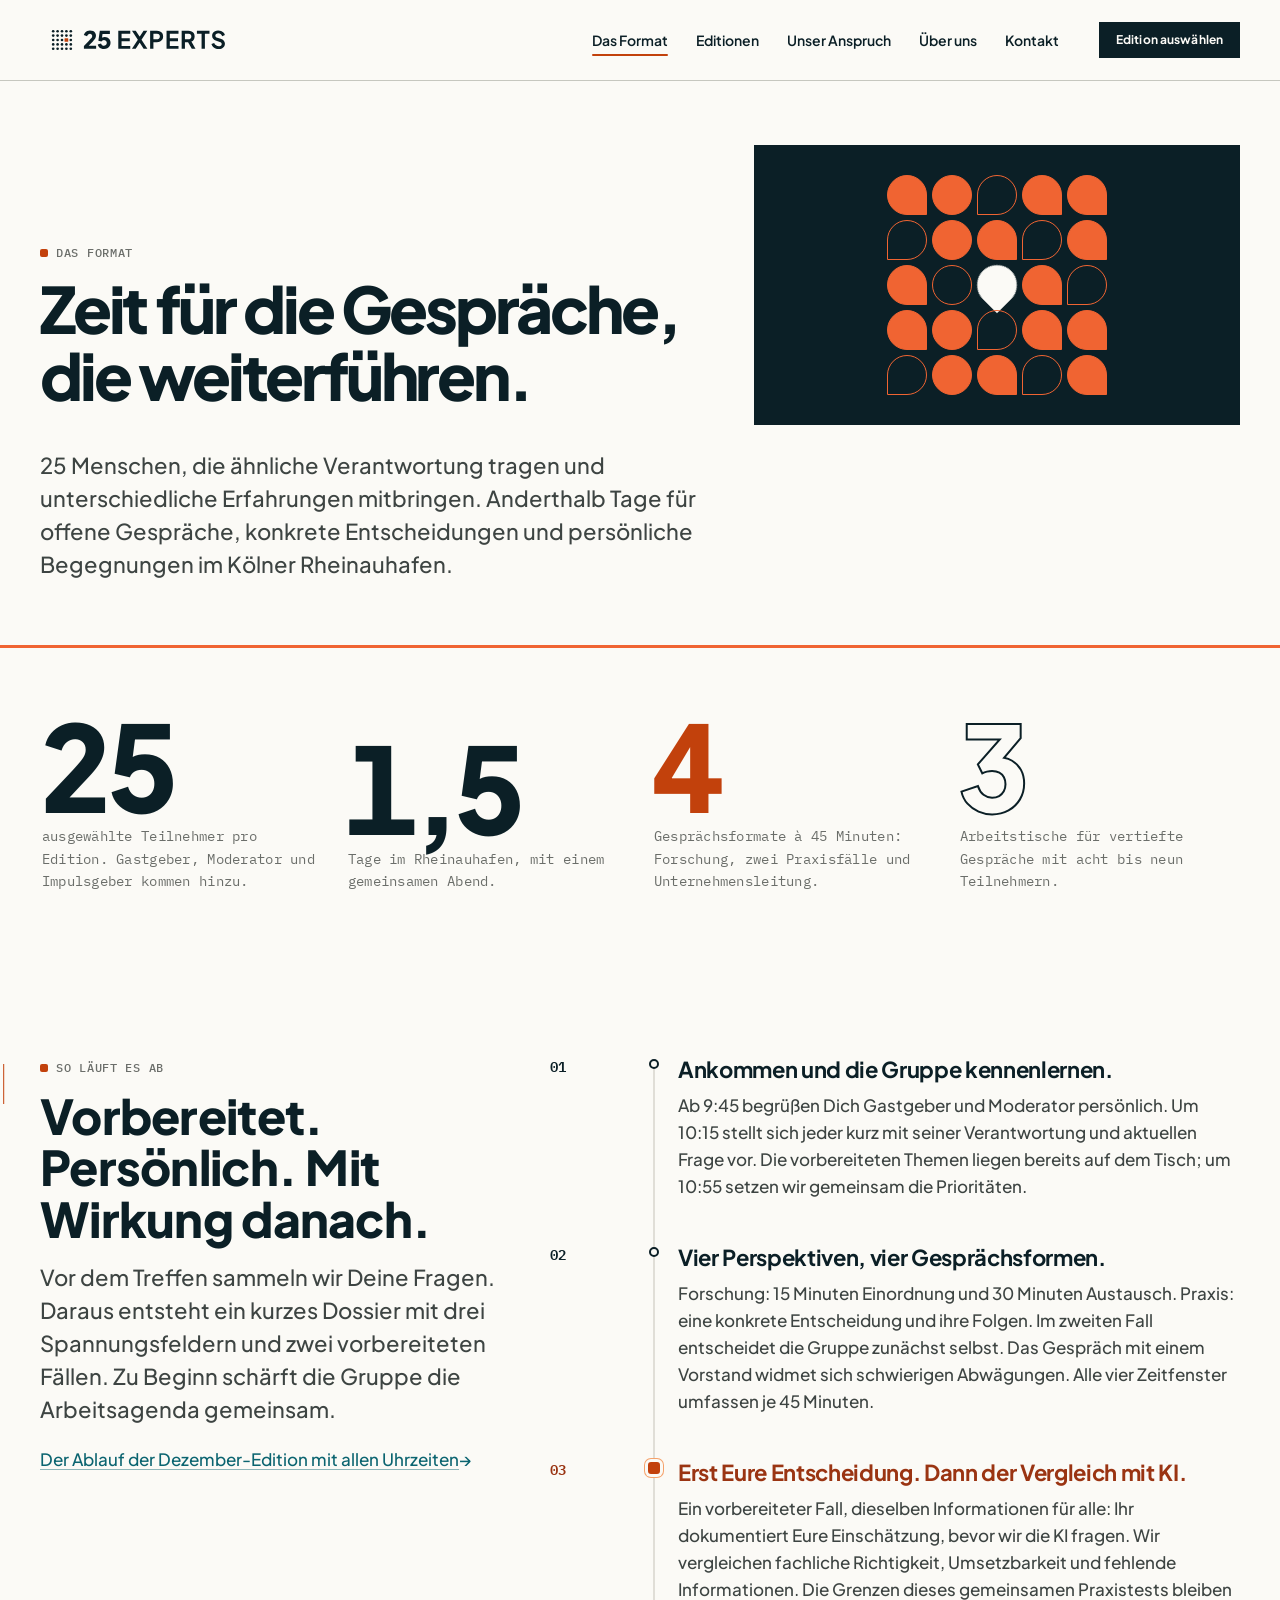
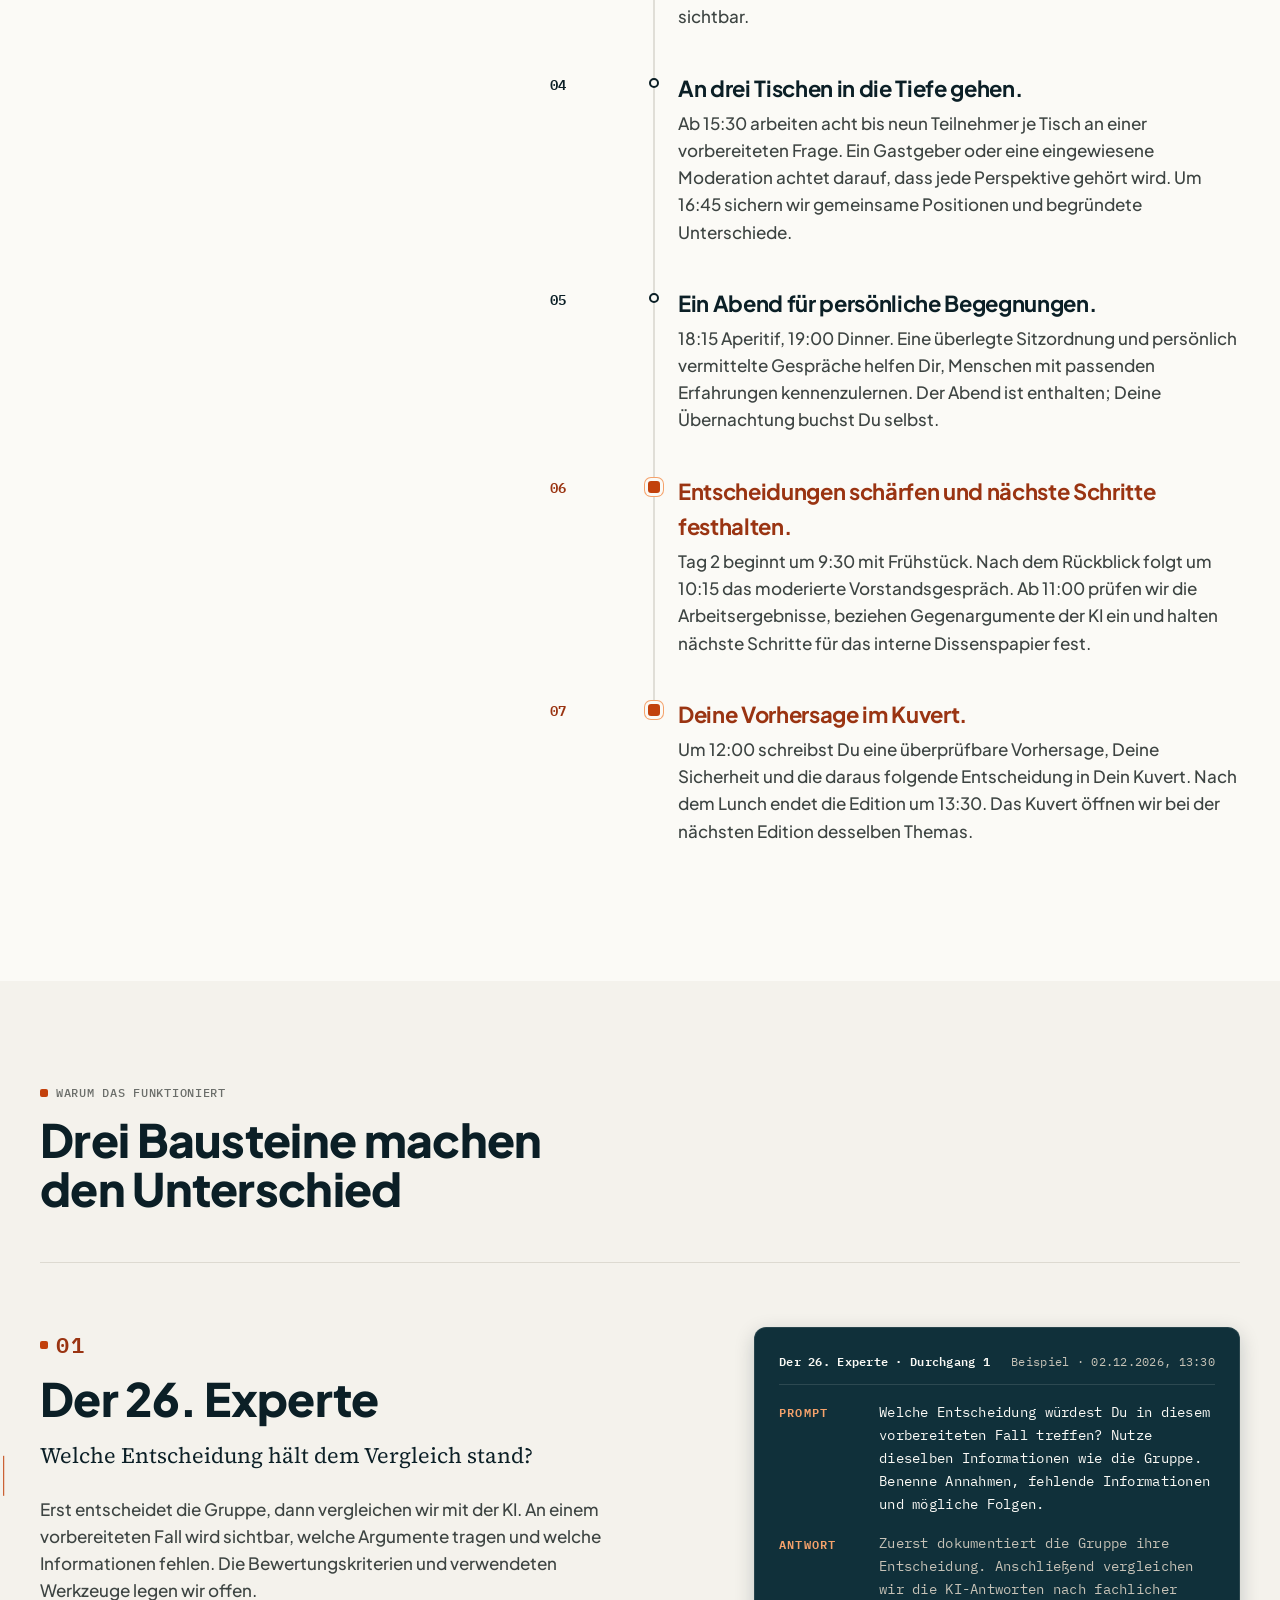
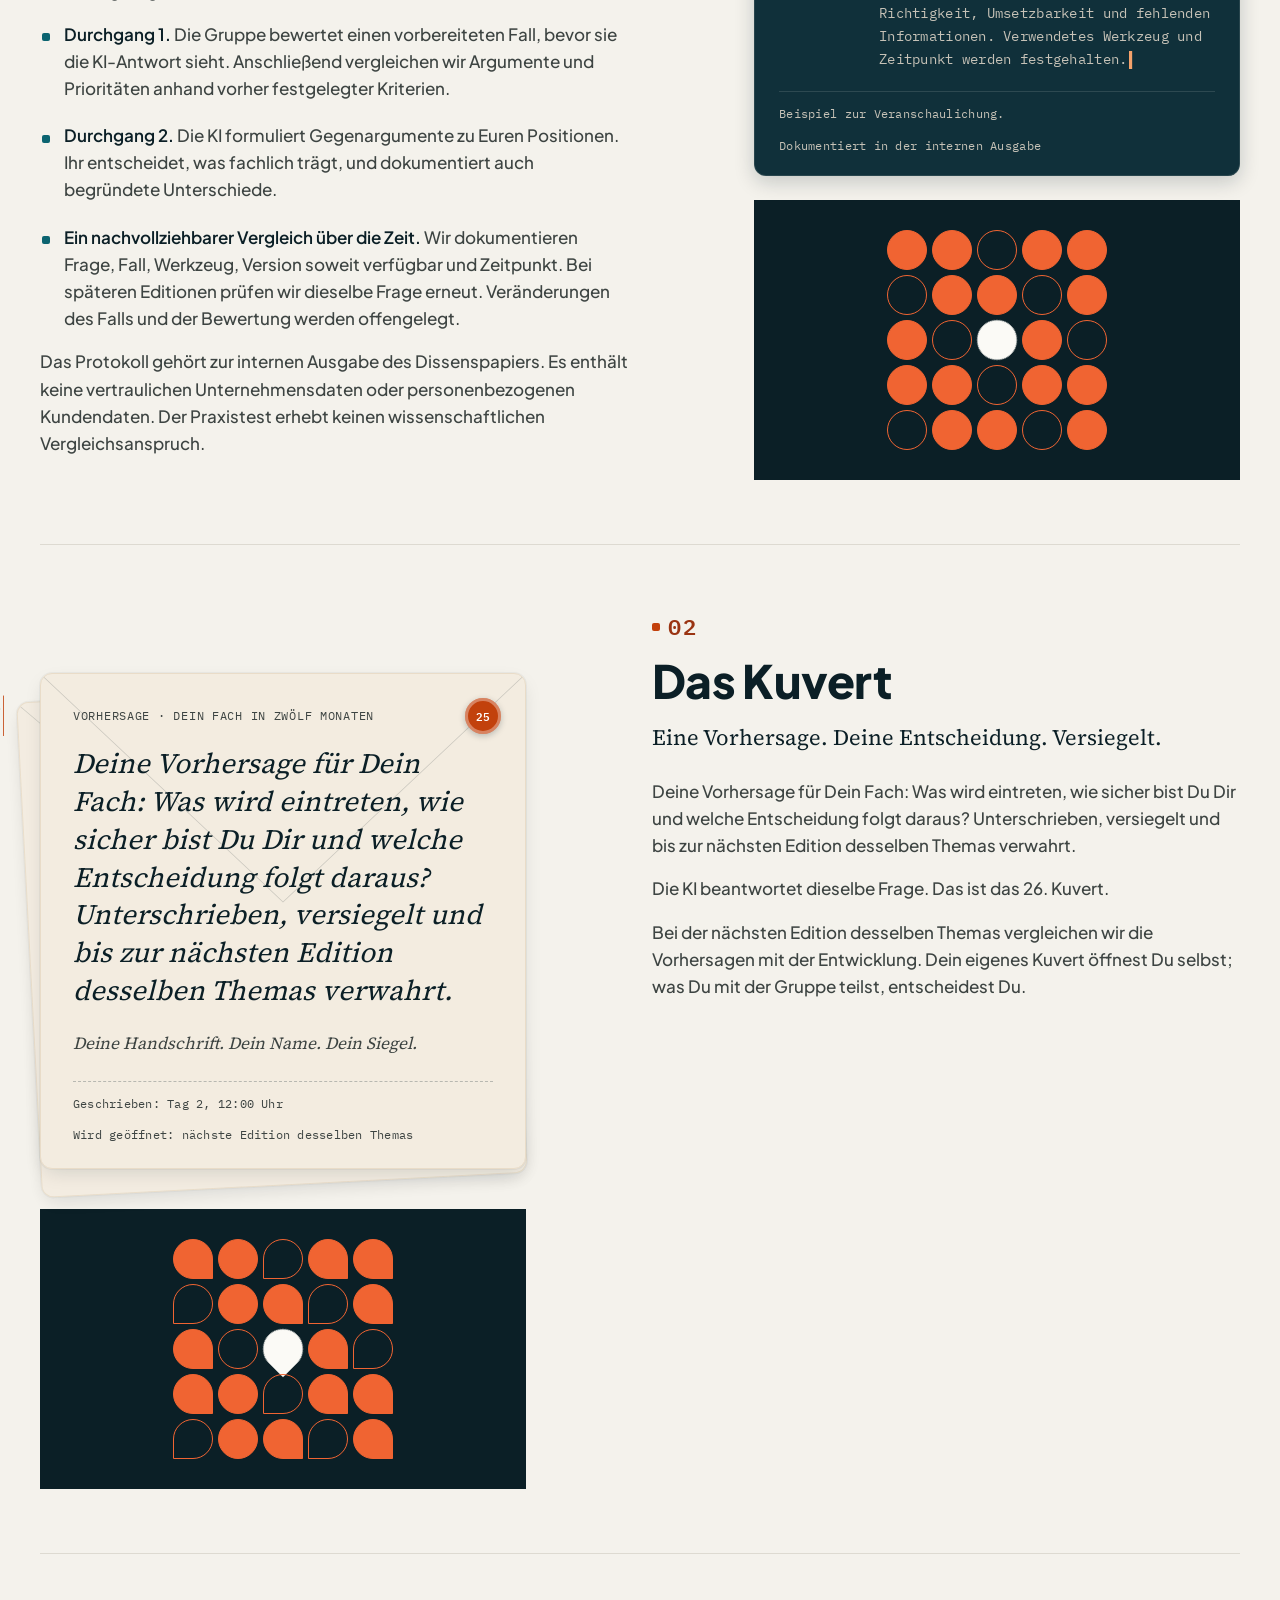
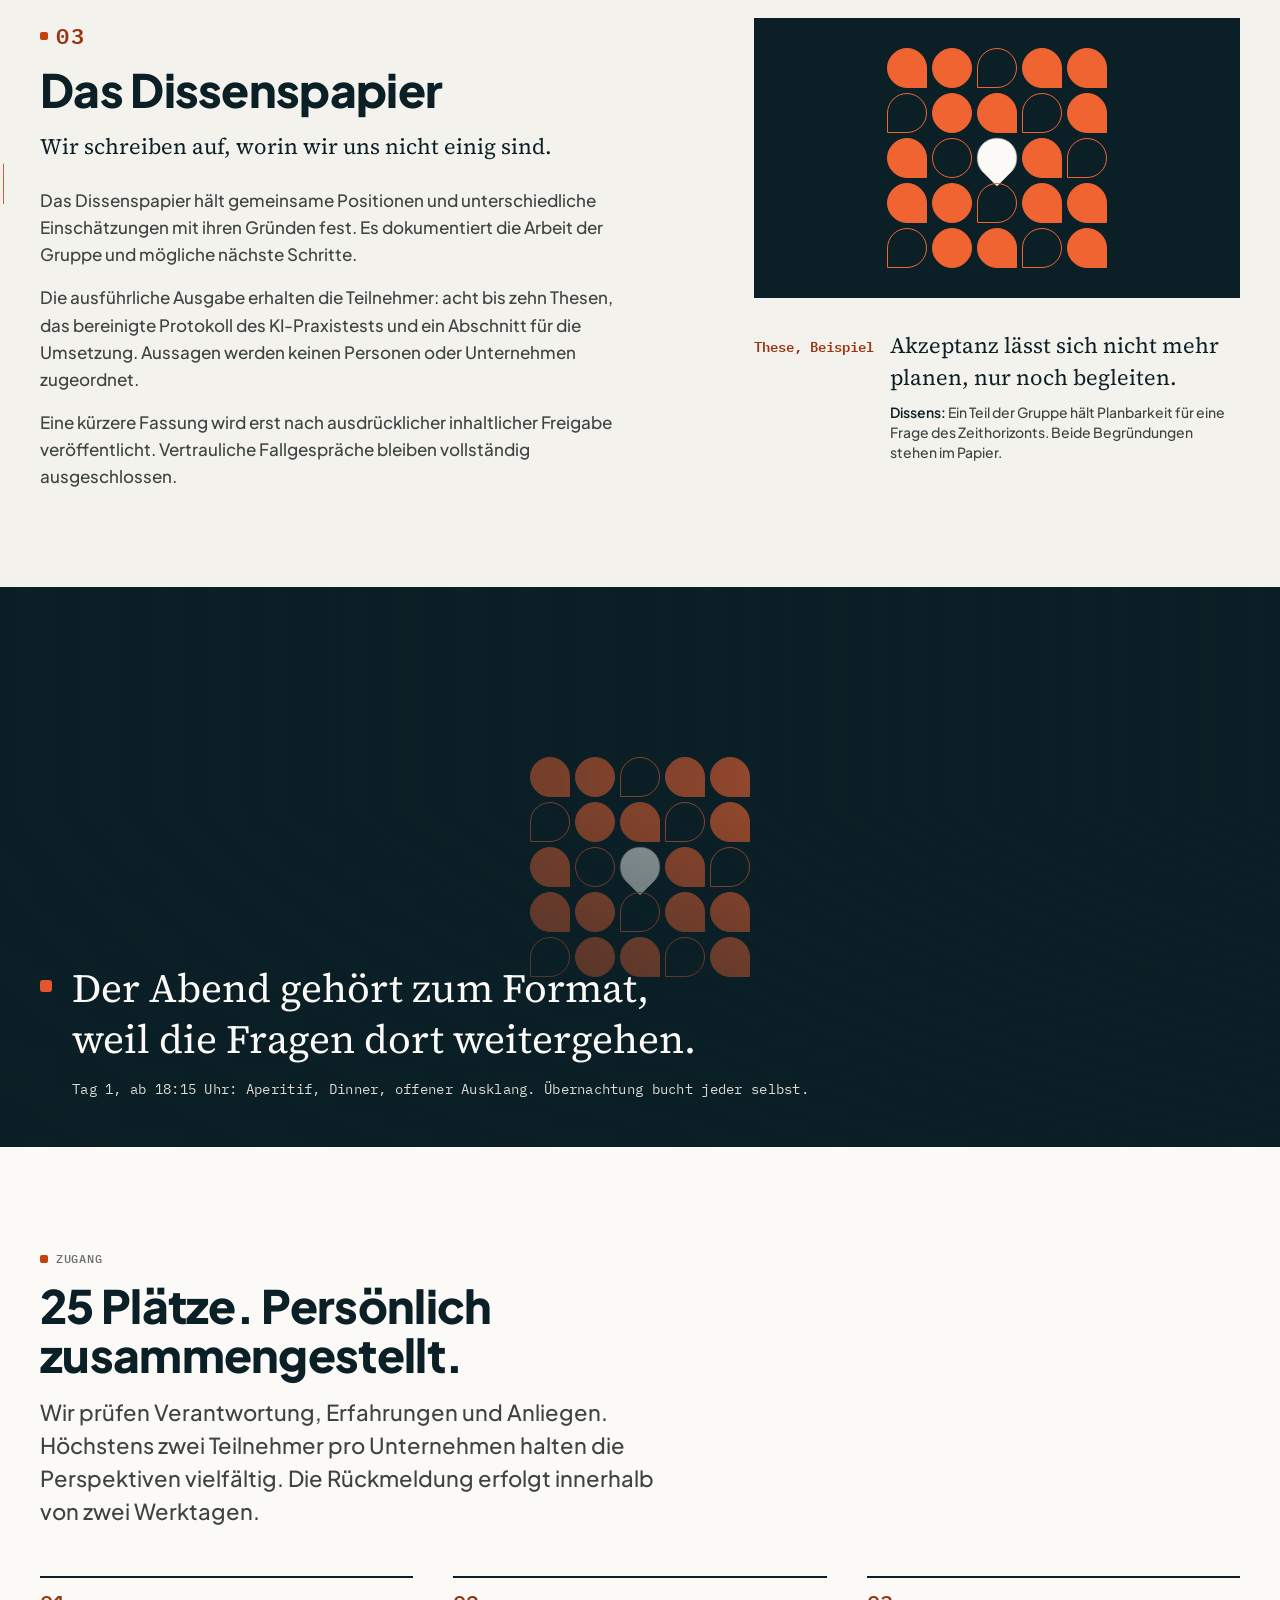
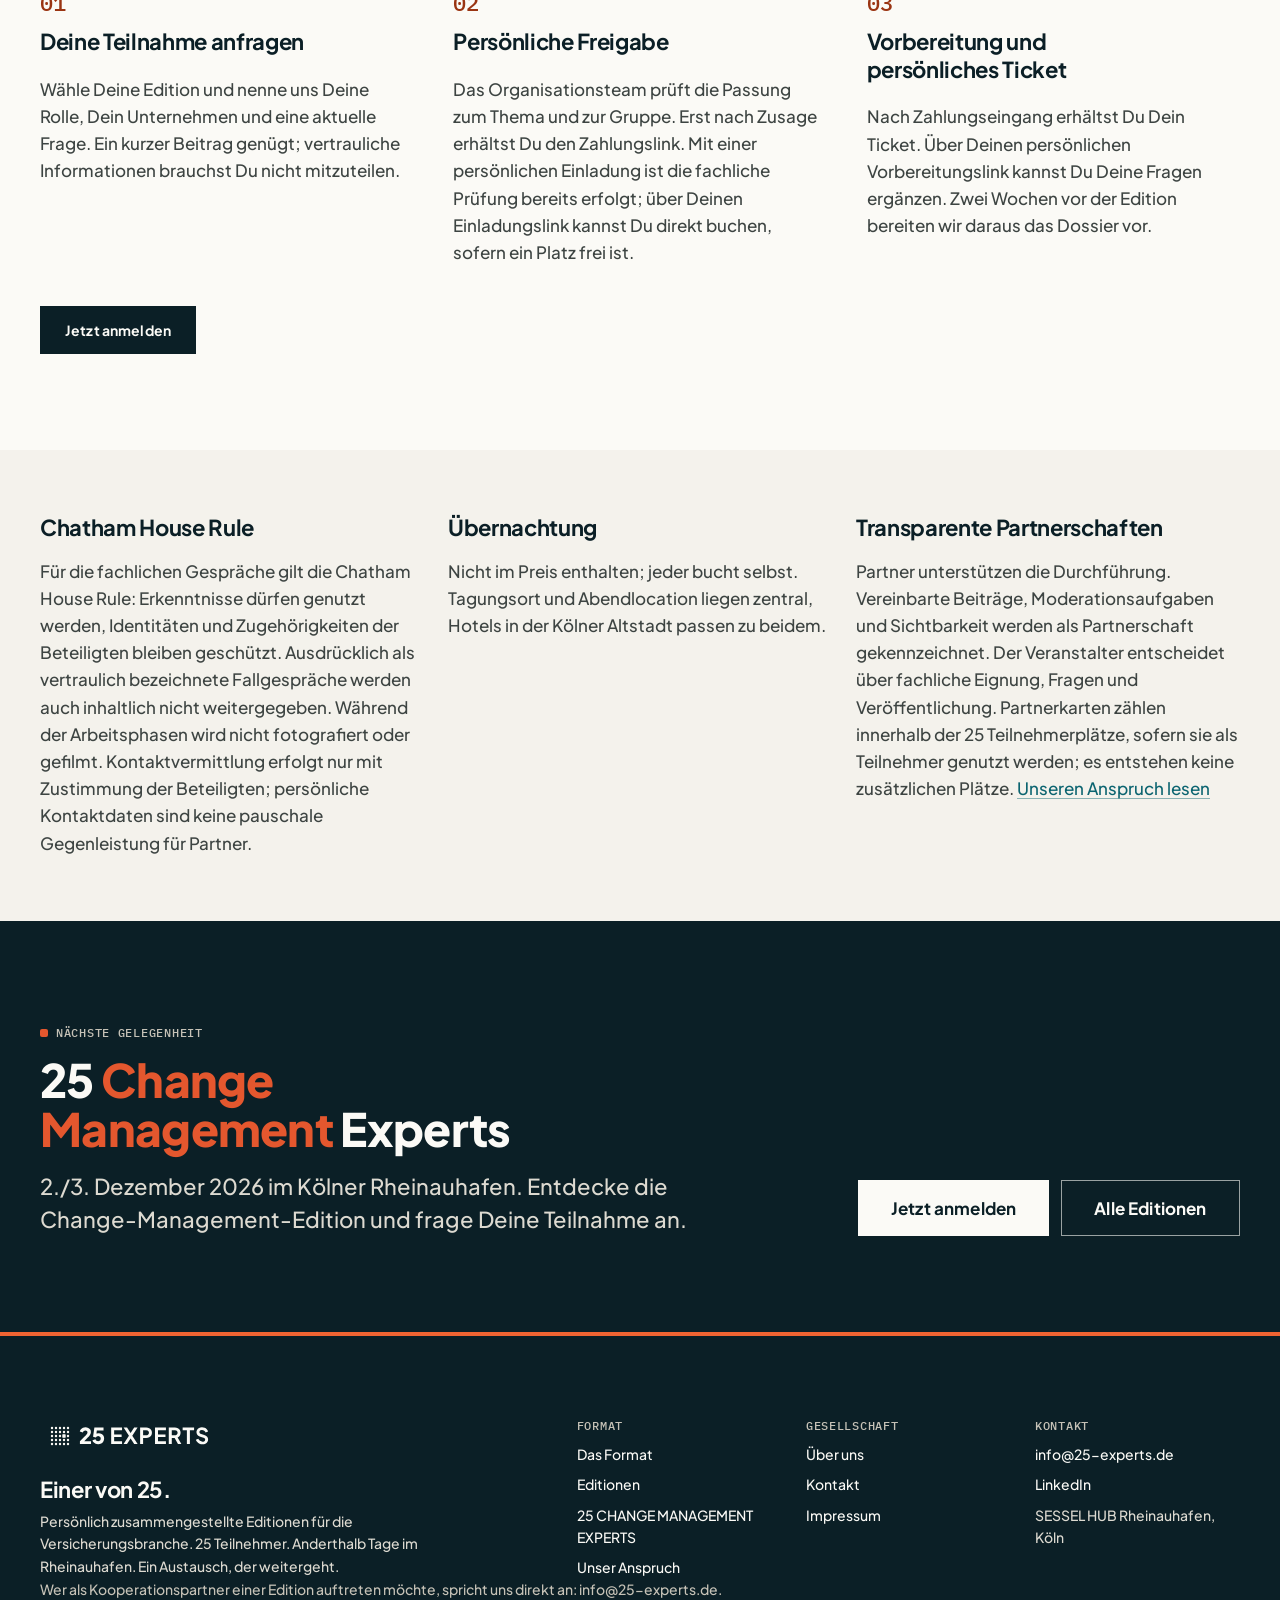
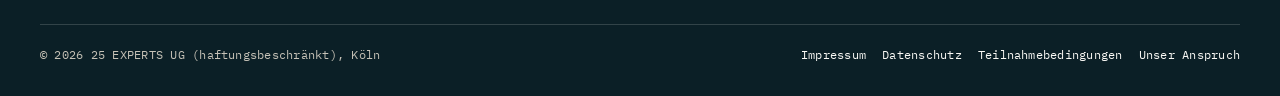
<file: format.html>
<!DOCTYPE html>
<html lang="de">
<head>
  <meta charset="utf-8">
  <meta name="viewport" content="width=device-width, initial-scale=1">
  <title>Das Format: Ablauf und Methode · 25 EXPERTS</title>
  <meta name="description" content="25 ausgewählte Teilnehmer, vorbereitete Praxisfragen, KI als 26. Experte und anderthalb Tage im Kölner Rheinauhafen. So läuft das Expertentreffen ab.">
  <link rel="canonical" href="https://25-experts.de/format">
  <meta property="og:type" content="website">
  <meta property="og:site_name" content="25 EXPERTS">
  <meta property="og:locale" content="de_DE">
  <meta property="og:title" content="Das Format: Ablauf und Methode · 25 EXPERTS">
  <meta property="og:description" content="25 ausgewählte Teilnehmer, vorbereitete Praxisfragen, KI als 26. Experte und anderthalb Tage im Kölner Rheinauhafen. So läuft das Expertentreffen ab.">
  <meta property="og:url" content="https://25-experts.de/format">
  <meta property="og:image" content="https://25-experts.de/assets/img/og/25experts-og.jpg">
  <meta property="og:image:width" content="1200">
  <meta property="og:image:height" content="630">
  <meta property="og:image:alt" content="Einer von 25. 25-experts.de">
  <meta name="twitter:card" content="summary_large_image">
  <meta name="theme-color" content="#0B1F26">
  <link rel="icon" href="assets/img/favicon.svg" type="image/svg+xml">
  <link rel="preload" href="assets/fonts/PlusJakartaSans-ExtraBold.woff2" as="font" type="font/woff2" crossorigin>
  <link rel="preload" href="assets/fonts/PlusJakartaSans-Medium.woff2" as="font" type="font/woff2" crossorigin>
  <link rel="preload" href="assets/fonts/IBMPlexMono-Medium.woff2" as="font" type="font/woff2" crossorigin>
  <link rel="stylesheet" href="assets/css/tokens.css?v=fbc4d914">
  <link rel="stylesheet" href="assets/css/components.css?v=words-20261016">
  <link rel="stylesheet" href="assets/css/site.css?v=words-20261016">
  <link rel="stylesheet" href="assets/css/identity.css?v=words-20261016">
  <script>document.documentElement.classList.add('js');</script>
  <!-- SEO-LD:START -->
  <script type="application/ld+json">
  {"@context":"https://schema.org","@graph":[{"@type":"Organization","@id":"https://25-experts.de/#organisation","name":"25 EXPERTS","legalName":"25 EXPERTS UG (haftungsbeschränkt)","url":"https://25-experts.de/","logo":{"@type":"ImageObject","url":"https://25-experts.de/assets/img/25experts-logo-horizontal.png"},"image":"https://25-experts.de/assets/img/og/25experts-og.jpg","slogan":"Einer von 25.","description":"25 EXPERTS ist ein Expertentreffen für die Versicherungsbranche: kuratierte Editionen mit je 25 Fach- und Führungskräften aus Versicherern, Maklerpools und Versicherungsvertrieben, anderthalb Tage im Kölner Rheinauhafen, zu Themen wie Change Management, KI im Vertrieb, Informationssicherheit, Operations, Daten und Nachhaltigkeit.","email":"info@25-experts.de","address":{"@type":"PostalAddress","streetAddress":"Moitzfeld 17","postalCode":"51429","addressLocality":"Bergisch Gladbach","addressCountry":"DE"},"knowsAbout":["Versicherungsbranche","Künstliche Intelligenz in der Versicherung","Change Management","Versicherungsvertrieb","Informationssicherheit","Operations","Daten und Analytics","Nachhaltigkeit in der Versicherung","Führung"],"founder":{"@id":"https://25-experts.de/ueber-uns#maximilian-hempel"},"sameAs":["https://www.linkedin.com/company/141373969/"]},{"@type":"WebSite","@id":"https://25-experts.de/#website","url":"https://25-experts.de/","name":"25 EXPERTS","inLanguage":"de-DE","publisher":{"@id":"https://25-experts.de/#organisation"}},{"@type":"WebPage","@id":"https://25-experts.de/format#webpage","url":"https://25-experts.de/format","name":"Das Format: Ablauf und Methode · 25 EXPERTS","description":"25 ausgewählte Teilnehmer, vorbereitete Praxisfragen, KI als 26. Experte und anderthalb Tage im Kölner Rheinauhafen. So läuft das Expertentreffen ab.","inLanguage":"de-DE","isPartOf":{"@id":"https://25-experts.de/#website"},"publisher":{"@id":"https://25-experts.de/#organisation"},"breadcrumb":{"@id":"https://25-experts.de/format#breadcrumb"}},{"@type":"BreadcrumbList","@id":"https://25-experts.de/format#breadcrumb","itemListElement":[{"@type":"ListItem","position":1,"name":"Startseite","item":"https://25-experts.de/"},{"@type":"ListItem","position":2,"name":"Das Format","item":"https://25-experts.de/format"}]}]}
  </script>
  <!-- SEO-LD:END -->
</head>
<body>
  <a class="x-skip" href="#inhalt">Zum Inhalt springen</a>
  <header class="x-header" id="x-header">
    <div class="x-container x-header__inner">
      <a class="x-header__logo" href="/" aria-label="25 EXPERTS, zur Startseite">
        <img class="x-logo--light" src="assets/img/25experts-logo-horizontal.svg" alt="25 EXPERTS" width="360" height="80">
        <img class="x-logo--dark" src="assets/img/25experts-logo-horizontal-white.svg" alt="" aria-hidden="true" width="360" height="80">
      </a>
      <button class="x-burger" type="button" aria-expanded="false" aria-controls="x-nav" aria-label="Menü öffnen"><span class="x-burger__lines"><span></span></span></button>
      <nav class="x-nav" id="x-nav" aria-label="Hauptnavigation">
        <ul>
          <li><a href="/format" aria-current="page">Das Format</a></li>
          <li><a href="/editionen">Editionen</a></li>
          <li><a href="/neutralitaetskodex">Unser Anspruch</a></li>
          <li><a href="/ueber-uns">Über uns</a></li>
          <li><a href="/kontakt">Kontakt</a></li>
        </ul>
        <a class="x-btn x-btn--primary x-btn--sm" href="/editionen">Edition auswählen</a>
      </nav>
    </div>
  </header>

  <main id="inhalt" tabindex="-1">

    
    <section class="x-pagehead">
      <div class="x-container x-pagehead__inner">
        <div class="x-pagehead__title" data-reveal>
          <p class="x-kicker">Das Format</p>
          <h1 class="x-h1">Zeit für die Gespräche, die weiterführen.</h1>
        </div>
        <div class="x-pagehead__lead" data-reveal><p class="x-lead">25 Menschen, die ähnliche Verantwortung tragen und unterschiedliche Erfahrungen mitbringen. Anderthalb Tage für offene Gespräche, konkrete Entscheidungen und persönliche Begegnungen im Kölner Rheinauhafen.</p></div>
        <div class="x-pagehead__photo" data-reveal><div class="nx-brand-art nx-brand-art--arbeitsraum" aria-hidden="true"><div class="nx-perspectives"><i></i><i></i><i></i><i></i><i></i><i></i><i></i><i></i><i></i><i></i><i></i><i></i><i></i><i></i><i></i><i></i><i></i><i></i><i></i><i></i><i></i><i></i><i></i><i></i><i></i></div></div></div>
      </div>
    </section>

    <section class="x-section x-section--tight" aria-labelledby="zahlen-h">
      <div class="x-container">
        <h2 id="zahlen-h" class="x-visually-hidden">Das Format in Zahlen</h2>
        <div class="x-numerals" data-reveal-group>
          <div class="x-numeral"><p class="x-numeral__value" data-count="25">25</p><p class="x-numeral__label">ausgewählte Teilnehmer pro Edition. Gastgeber, Moderator und Impulsgeber kommen hinzu.</p></div>
          <div class="x-numeral"><p class="x-numeral__value">1,5</p><p class="x-numeral__label">Tage im Rheinauhafen, mit einem gemeinsamen Abend.</p></div>
          <div class="x-numeral x-numeral--signal"><p class="x-numeral__value" data-count="4">4</p><p class="x-numeral__label">Gesprächsformate à 45 Minuten: Forschung, zwei Praxisfälle und Unternehmensleitung.</p></div>
          <div class="x-numeral x-numeral--outline"><p class="x-numeral__value" data-count="3">3</p><p class="x-numeral__label">Arbeitstische für vertiefte Gespräche mit acht bis neun Teilnehmern.</p></div>
        </div>
      </div>
    </section>

    <section class="x-section" id="ablauf" aria-labelledby="ablauf-h">
      <p class="x-side-label">Ablauf</p>
      <div class="x-container x-split x-split--wide">
        <div class="x-split__lead is-sticky" data-reveal>
          <p class="x-kicker">So läuft es ab</p>
          <h2 id="ablauf-h" class="x-h2">Vorbereitet. Persönlich. Mit Wirkung danach.</h2>
          <p class="x-lead">Vor dem Treffen sammeln wir Deine Fragen. Daraus entsteht ein kurzes Dossier mit drei Spannungsfeldern und zwei vorbereiteten Fällen. Zu Beginn schärft die Gruppe die Arbeitsagenda gemeinsam.</p>
          <p><a class="x-link x-link--arrow" href="editionen/change-management/#ablauf">Der Ablauf der Dezember-Edition mit allen Uhrzeiten</a></p>
        </div>
        <div class="x-split__body">
          <ol class="x-timeline x-timeline--lg" data-reveal-group>
              <li><span class="x-timeline__time">01</span><span class="x-timeline__dot" aria-hidden="true"></span><div class="x-timeline__body"><p class="x-timeline__title">Ankommen und die Gruppe kennenlernen.</p><p class="x-timeline__desc">Ab 9:45 begrüßen Dich Gastgeber und Moderator persönlich. Um 10:15 stellt sich jeder kurz mit seiner Verantwortung und aktuellen Frage vor. Die vorbereiteten Themen liegen bereits auf dem Tisch; um 10:55 setzen wir gemeinsam die Prioritäten.</p></div></li>
              <li><span class="x-timeline__time">02</span><span class="x-timeline__dot" aria-hidden="true"></span><div class="x-timeline__body"><p class="x-timeline__title">Vier Perspektiven, vier Gesprächsformen.</p><p class="x-timeline__desc">Forschung: 15 Minuten Einordnung und 30 Minuten Austausch. Praxis: eine konkrete Entscheidung und ihre Folgen. Im zweiten Fall entscheidet die Gruppe zunächst selbst. Das Gespräch mit einem Vorstand widmet sich schwierigen Abwägungen. Alle vier Zeitfenster umfassen je 45 Minuten.</p></div></li>
              <li class="is-signature"><span class="x-timeline__time">03</span><span class="x-timeline__dot" aria-hidden="true"></span><div class="x-timeline__body"><p class="x-timeline__title">Erst Eure Entscheidung. Dann der Vergleich mit KI.</p><p class="x-timeline__desc">Ein vorbereiteter Fall, dieselben Informationen für alle: Ihr dokumentiert Eure Einschätzung, bevor wir die KI fragen. Wir vergleichen fachliche Richtigkeit, Umsetzbarkeit und fehlende Informationen. Die Grenzen dieses gemeinsamen Praxistests bleiben sichtbar.</p></div></li>
              <li><span class="x-timeline__time">04</span><span class="x-timeline__dot" aria-hidden="true"></span><div class="x-timeline__body"><p class="x-timeline__title">An drei Tischen in die Tiefe gehen.</p><p class="x-timeline__desc">Ab 15:30 arbeiten acht bis neun Teilnehmer je Tisch an einer vorbereiteten Frage. Ein Gastgeber oder eine eingewiesene Moderation achtet darauf, dass jede Perspektive gehört wird. Um 16:45 sichern wir gemeinsame Positionen und begründete Unterschiede.</p></div></li>
              <li><span class="x-timeline__time">05</span><span class="x-timeline__dot" aria-hidden="true"></span><div class="x-timeline__body"><p class="x-timeline__title">Ein Abend für persönliche Begegnungen.</p><p class="x-timeline__desc">18:15 Aperitif, 19:00 Dinner. Eine überlegte Sitzordnung und persönlich vermittelte Gespräche helfen Dir, Menschen mit passenden Erfahrungen kennenzulernen. Der Abend ist enthalten; Deine Übernachtung buchst Du selbst.</p></div></li>
              <li class="is-signature"><span class="x-timeline__time">06</span><span class="x-timeline__dot" aria-hidden="true"></span><div class="x-timeline__body"><p class="x-timeline__title">Entscheidungen schärfen und nächste Schritte festhalten.</p><p class="x-timeline__desc">Tag 2 beginnt um 9:30 mit Frühstück. Nach dem Rückblick folgt um 10:15 das moderierte Vorstandsgespräch. Ab 11:00 prüfen wir die Arbeitsergebnisse, beziehen Gegenargumente der KI ein und halten nächste Schritte für das interne Dissenspapier fest.</p></div></li>
              <li class="is-signature"><span class="x-timeline__time">07</span><span class="x-timeline__dot" aria-hidden="true"></span><div class="x-timeline__body"><p class="x-timeline__title">Deine Vorhersage im Kuvert.</p><p class="x-timeline__desc">Um 12:00 schreibst Du eine überprüfbare Vorhersage, Deine Sicherheit und die daraus folgende Entscheidung in Dein Kuvert. Nach dem Lunch endet die Edition um 13:30. Das Kuvert öffnen wir bei der nächsten Edition desselben Themas.</p></div></li>
          </ol>
        </div>
      </div>
    </section>

    <section class="x-section x-section--muted" id="signatur" aria-labelledby="sig-h">
      <div class="x-container">
        <div class="x-section__head" data-reveal>
          <p class="x-kicker">Warum das funktioniert</p>
          <h2 id="sig-h" class="x-h2">Drei Bausteine machen den Unterschied</h2>
        </div>

        <article class="x-sigdetail" id="sig-01" aria-labelledby="sig01-h">
          <p class="x-side-label">01 / Der 26. Experte</p>
          <div class="x-sigdetail__text" data-reveal>
            <p class="x-kicker">01</p>
            <h3 id="sig01-h" class="x-h2">Der 26. Experte</h3>
            <p class="x-serif">Welche Entscheidung hält dem Vergleich stand?</p>
            <p>Erst entscheidet die Gruppe, dann vergleichen wir mit der KI. An einem vorbereiteten Fall wird sichtbar, welche Argumente tragen und welche Informationen fehlen. Die Bewertungskriterien und verwendeten Werkzeuge legen wir offen.</p>
            <ul class="x-list x-list--loose">
              <li><strong>Durchgang 1.</strong> Die Gruppe bewertet einen vorbereiteten Fall, bevor sie die KI-Antwort sieht. Anschließend vergleichen wir Argumente und Prioritäten anhand vorher festgelegter Kriterien.</li>
              <li><strong>Durchgang 2.</strong> Die KI formuliert Gegenargumente zu Euren Positionen. Ihr entscheidet, was fachlich trägt, und dokumentiert auch begründete Unterschiede.</li>
              <li><strong>Ein nachvollziehbarer Vergleich über die Zeit.</strong> Wir dokumentieren Frage, Fall, Werkzeug, Version soweit verfügbar und Zeitpunkt. Bei späteren Editionen prüfen wir dieselbe Frage erneut. Veränderungen des Falls und der Bewertung werden offengelegt.</li>
            </ul>
            <p>Das Protokoll gehört zur internen Ausgabe des Dissenspapiers. Es enthält keine vertraulichen Unternehmensdaten oder personenbezogenen Kundendaten. Der Praxistest erhebt keinen wissenschaftlichen Vergleichsanspruch.</p>
          </div>
          <div class="x-sigdetail__aside" data-reveal>
            
          <div class="x-protocol" aria-label="Protokoll des 26. Experten, Beispiel">
            <div class="x-protocol__head"><strong>Der 26. Experte · Durchgang 1</strong><span>Beispiel · 02.12.2026, 13:30</span></div>
            <div class="x-protocol__row"><span class="x-protocol__label">Prompt</span><p class="x-protocol__text">Welche Entscheidung würdest Du in diesem vorbereiteten Fall treffen? Nutze dieselben Informationen wie die Gruppe. Benenne Annahmen, fehlende Informationen und mögliche Folgen.</p></div>
            <div class="x-protocol__row"><span class="x-protocol__label">Antwort</span><p class="x-protocol__text x-protocol__text--muted">Zuerst dokumentiert die Gruppe ihre Entscheidung. Anschließend vergleichen wir die KI-Antworten nach fachlicher Richtigkeit, Umsetzbarkeit und fehlenden Informationen. Verwendetes Werkzeug und Zeitpunkt werden festgehalten.<span class="x-protocol__cursor" aria-hidden="true">▍</span></p></div>
            <div class="x-protocol__foot"><span>Beispiel zur Veranschaulichung.</span><span>Dokumentiert in der internen Ausgabe</span></div>
          </div>
            <figure class="x-figure x-figure--16x9 x-mt-6"><div class="nx-brand-art nx-brand-art--leinwand" aria-hidden="true"><div class="nx-perspectives"><i></i><i></i><i></i><i></i><i></i><i></i><i></i><i></i><i></i><i></i><i></i><i></i><i></i><i></i><i></i><i></i><i></i><i></i><i></i><i></i><i></i><i></i><i></i><i></i><i></i></div></div></figure>
          </div>
        </article>

        <article class="x-sigdetail x-sigdetail--flip" id="sig-02" aria-labelledby="sig02-h">
          <p class="x-side-label">02 / Das Kuvert</p>
          <div class="x-sigdetail__text" data-reveal>
            <p class="x-kicker">02</p>
            <h3 id="sig02-h" class="x-h2">Das Kuvert</h3>
            <p class="x-serif">Eine Vorhersage. Deine Entscheidung. Versiegelt.</p>
            <p>Deine Vorhersage für Dein Fach: Was wird eintreten, wie sicher bist Du Dir und welche Entscheidung folgt daraus? Unterschrieben, versiegelt und bis zur nächsten Edition desselben Themas verwahrt.</p>
            <p>Die KI beantwortet dieselbe Frage. Das ist das 26. Kuvert.</p>
            <p>Bei der nächsten Edition desselben Themas vergleichen wir die Vorhersagen mit der Entwicklung. Dein eigenes Kuvert öffnest Du selbst; was Du mit der Gruppe teilst, entscheidest Du.</p>
          </div>
          <div class="x-sigdetail__aside" data-reveal>
            
          <div class="x-envelope-stack" aria-label="Das Kuvert und das 26. Kuvert, Beispiel">
            <div class="x-envelope"><span class="x-envelope__seal" aria-hidden="true">25</span><p class="x-envelope__kicker">Vorhersage · Dein Fach in zwölf Monaten</p><p class="x-envelope__text x-envelope__text--sm">25 Vorhersagen von 25 Teilnehmern. Unterschrieben, versiegelt, verwahrt.</p></div>
            <div class="x-envelope"><span class="x-envelope__seal" aria-hidden="true">25</span><p class="x-envelope__kicker">Vorhersage · Dein Fach in zwölf Monaten</p><p class="x-envelope__text">Deine Vorhersage für Dein Fach: Was wird eintreten, wie sicher bist Du Dir und welche Entscheidung folgt daraus? Unterschrieben, versiegelt und bis zur nächsten Edition desselben Themas verwahrt.</p><p class="x-envelope__sign">Deine Handschrift. Dein Name. Dein Siegel.</p><div class="x-envelope__foot"><span>Geschrieben: Tag 2, 12:00 Uhr</span><span>Wird geöffnet: nächste Edition desselben Themas</span></div></div>
          </div>
            <figure class="x-figure x-figure--3x2 x-mt-10"><div class="nx-brand-art nx-brand-art--siegel" aria-hidden="true"><div class="nx-perspectives"><i></i><i></i><i></i><i></i><i></i><i></i><i></i><i></i><i></i><i></i><i></i><i></i><i></i><i></i><i></i><i></i><i></i><i></i><i></i><i></i><i></i><i></i><i></i><i></i><i></i></div></div></figure>
          </div>
        </article>

        <article class="x-sigdetail" id="sig-03" aria-labelledby="sig03-h">
          <p class="x-side-label">03 / Das Dissenspapier</p>
          <div class="x-sigdetail__text" data-reveal>
            <p class="x-kicker">03</p>
            <h3 id="sig03-h" class="x-h2">Das Dissenspapier</h3>
            <p class="x-serif">Wir schreiben auf, worin wir uns nicht einig sind.</p>
            <p>Das Dissenspapier hält gemeinsame Positionen und unterschiedliche Einschätzungen mit ihren Gründen fest. Es dokumentiert die Arbeit der Gruppe und mögliche nächste Schritte.</p>
            <p>Die ausführliche Ausgabe erhalten die Teilnehmer: acht bis zehn Thesen, das bereinigte Protokoll des KI-Praxistests und ein Abschnitt für die Umsetzung. Aussagen werden keinen Personen oder Unternehmen zugeordnet.</p>
            <p>Eine kürzere Fassung wird erst nach ausdrücklicher inhaltlicher Freigabe veröffentlicht. Vertrauliche Fallgespräche bleiben vollständig ausgeschlossen.</p>
          </div>
          <div class="x-sigdetail__aside" data-reveal>
            <figure class="x-figure x-figure--3x2"><div class="nx-brand-art nx-brand-art--dokument" aria-hidden="true"><div class="nx-perspectives"><i></i><i></i><i></i><i></i><i></i><i></i><i></i><i></i><i></i><i></i><i></i><i></i><i></i><i></i><i></i><i></i><i></i><i></i><i></i><i></i><i></i><i></i><i></i><i></i><i></i></div></div></figure>
            <div class="x-these x-mt-8"><span class="x-these__nr">These, Beispiel</span><div>Akzeptanz lässt sich nicht mehr planen, nur noch begleiten.<p class="x-these__side"><strong>Dissens:</strong> Ein Teil der Gruppe hält Planbarkeit für eine Frage des Zeithorizonts. Beide Begründungen stehen im Papier.</p></div></div>
          </div>
        </article>
      </div>
    </section>

    <section class="x-band" aria-label="Der Abend">
      <div class="x-band__media"><div class="nx-brand-art nx-brand-art--dinner" aria-hidden="true"><div class="nx-perspectives"><i></i><i></i><i></i><i></i><i></i><i></i><i></i><i></i><i></i><i></i><i></i><i></i><i></i><i></i><i></i><i></i><i></i><i></i><i></i><i></i><i></i><i></i><i></i><i></i><i></i></div></div></div>
      <div class="x-band__scrim x-band__scrim--side"></div>
      <div class="x-container x-band__inner">
        <blockquote class="x-quote" data-reveal>
          <p>Der Abend gehört zum Format, weil die Fragen dort weitergehen.</p>
          <footer>Tag 1, ab 18:15 Uhr: Aperitif, Dinner, offener Ausklang. Übernachtung bucht jeder selbst.</footer>
        </blockquote>
      </div>
    </section>

    <section class="x-section" aria-labelledby="zugang-h">
      <div class="x-container">
        <div class="x-section__head" data-reveal>
          <p class="x-kicker">Zugang</p>
          <h2 id="zugang-h" class="x-h2">25 Plätze. Persönlich zusammengestellt.</h2>
          <p class="x-lead">Wir prüfen Verantwortung, Erfahrungen und Anliegen. Höchstens zwei Teilnehmer pro Unternehmen halten die Perspektiven vielfältig. Die Rückmeldung erfolgt innerhalb von zwei Werktagen.</p>
        </div>
        <ol class="x-steps x-steps--row" data-reveal-group>
          <li>
            <h3 class="x-h4">Deine Teilnahme anfragen</h3>
            <p>Wähle Deine Edition und nenne uns Deine Rolle, Dein Unternehmen und eine aktuelle Frage. Ein kurzer Beitrag genügt; vertrauliche Informationen brauchst Du nicht mitzuteilen.</p>
          </li>
          <li>
            <h3 class="x-h4">Persönliche Freigabe</h3>
            <p>Das Organisationsteam prüft die Passung zum Thema und zur Gruppe. Erst nach Zusage erhältst Du den Zahlungslink. Mit einer persönlichen Einladung ist die fachliche Prüfung bereits erfolgt; über Deinen Einladungslink kannst Du direkt buchen, sofern ein Platz frei ist.</p>
          </li>
          <li>
            <h3 class="x-h4">Vorbereitung und persönliches Ticket</h3>
            <p>Nach Zahlungseingang erhältst Du Dein Ticket. Über Deinen persönlichen Vorbereitungslink kannst Du Deine Fragen ergänzen. Zwei Wochen vor der Edition bereiten wir daraus das Dossier vor.</p>
          </li>
        </ol>
        <p class="x-mt-10" data-reveal><a class="x-btn x-btn--primary" href="/editionen/change-management/anmeldung">Jetzt anmelden</a></p>
      </div>
    </section>

    <section class="x-section x-section--muted x-section--tight" aria-labelledby="regeln-h">
      <div class="x-container x-grid x-grid--start" data-reveal-group>
        <div class="x-col-4">
          <h2 id="regeln-h" class="x-h4">Chatham House Rule</h2>
          <p>Für die fachlichen Gespräche gilt die Chatham House Rule: Erkenntnisse dürfen genutzt werden, Identitäten und Zugehörigkeiten der Beteiligten bleiben geschützt. Ausdrücklich als vertraulich bezeichnete Fallgespräche werden auch inhaltlich nicht weitergegeben. Während der Arbeitsphasen wird nicht fotografiert oder gefilmt. Kontaktvermittlung erfolgt nur mit Zustimmung der Beteiligten; persönliche Kontaktdaten sind keine pauschale Gegenleistung für Partner.</p>
        </div>
        <div class="x-col-4">
          <h2 class="x-h4">Übernachtung</h2>
          <p>Nicht im Preis enthalten; jeder bucht selbst. Tagungsort und Abendlocation liegen zentral, Hotels in der Kölner Altstadt passen zu beidem.</p>
        </div>
        <div class="x-col-4">
          <h2 class="x-h4">Transparente Partnerschaften</h2>
          <p>Partner unterstützen die Durchführung. Vereinbarte Beiträge, Moderationsaufgaben und Sichtbarkeit werden als Partnerschaft gekennzeichnet. Der Veranstalter entscheidet über fachliche Eignung, Fragen und Veröffentlichung. Partnerkarten zählen innerhalb der 25 Teilnehmerplätze, sofern sie als Teilnehmer genutzt werden; es entstehen keine zusätzlichen Plätze. <a class="x-link" href="/neutralitaetskodex">Unseren Anspruch lesen</a></p>
        </div>
      </div>
    </section>

    <section class="x-section x-section--ink x-dark x-cta" aria-labelledby="cta-h">
      <div class="x-container x-cta__inner">
        <div data-reveal>
          <p class="x-kicker">Nächste Gelegenheit</p>
          <h2 id="cta-h" class="x-h2">25 <span class="x-fn">Change Management</span> Experts</h2>
          <p class="x-lead" style="color:var(--x-neutral-200)">2./3. Dezember 2026 im Kölner Rheinauhafen. Entdecke die Change-Management-Edition und frage Deine Teilnahme an.</p>
        </div>
        <div class="x-actions" data-reveal>
          <a class="x-btn x-btn--on-dark x-btn--lg" href="/editionen/change-management/anmeldung">Jetzt anmelden</a>
          <a class="x-btn x-btn--on-dark-outline x-btn--lg" href="/editionen">Alle Editionen</a>
        </div>
      </div>
    </section>

  </main>

  <footer class="x-footer" role="contentinfo">
    <div class="x-container">
      <div class="x-footer__grid">
        <div class="x-footer__brand">
          <a href="/" aria-label="25 EXPERTS, zur Startseite"><img src="assets/img/25experts-logo-horizontal-mono-white.svg" alt="25 EXPERTS" width="360" height="80"></a>
          <p class="x-footer__claim">Einer von 25.</p>
          <p>Persönlich zusammengestellte Editionen für die Versicherungsbranche. 25 Teilnehmer. Anderthalb Tage im Rheinauhafen. Ein Austausch, der weitergeht.</p>
        </div>
        <div>
          <p class="x-footer__title">Format</p>
          <ul>
            <li><a href="/format">Das Format</a></li>
            <li><a href="/editionen">Editionen</a></li>
            <li><a href="/editionen/change-management/">25 CHANGE MANAGEMENT EXPERTS</a></li>
            <li><a href="/neutralitaetskodex">Unser Anspruch</a></li>
          </ul>
        </div>
        <div>
          <p class="x-footer__title">Gesellschaft</p>
          <ul>
            <li><a href="/ueber-uns">Über uns</a></li>
            <li><a href="/kontakt">Kontakt</a></li>
            <li><a href="/impressum">Impressum</a></li>
          </ul>
        </div>
        <div>
          <p class="x-footer__title">Kontakt</p>
          <ul>
            <li><a href="mailto:info@25-experts.de">info@25-experts.de</a></li>
            <li><a href="https://www.linkedin.com/company/141373969/" rel="noopener">LinkedIn</a></li>
            <li>SESSEL HUB Rheinauhafen, Köln</li>
          </ul>
        </div>
      </div>
      <p class="x-footer__fine">Wer als Kooperationspartner einer Edition auftreten möchte, spricht uns direkt an: info@25-experts.de.</p>
      
      <div class="x-footer__bottom">
        <span>&copy; 2026 25 EXPERTS UG (haftungsbeschränkt), Köln</span>
        <ul>
          <li><a href="/impressum">Impressum</a></li>
          <li><a href="/datenschutz">Datenschutz</a></li>
          <li><a href="/teilnahmebedingungen">Teilnahmebedingungen</a></li>
          <li><a href="/neutralitaetskodex">Unser Anspruch</a></li>
        </ul>
      </div>
    </div>
  </footer>
  <script src="assets/js/site.js?v=0d2043a8" defer></script>
</body>
</html>
</file>
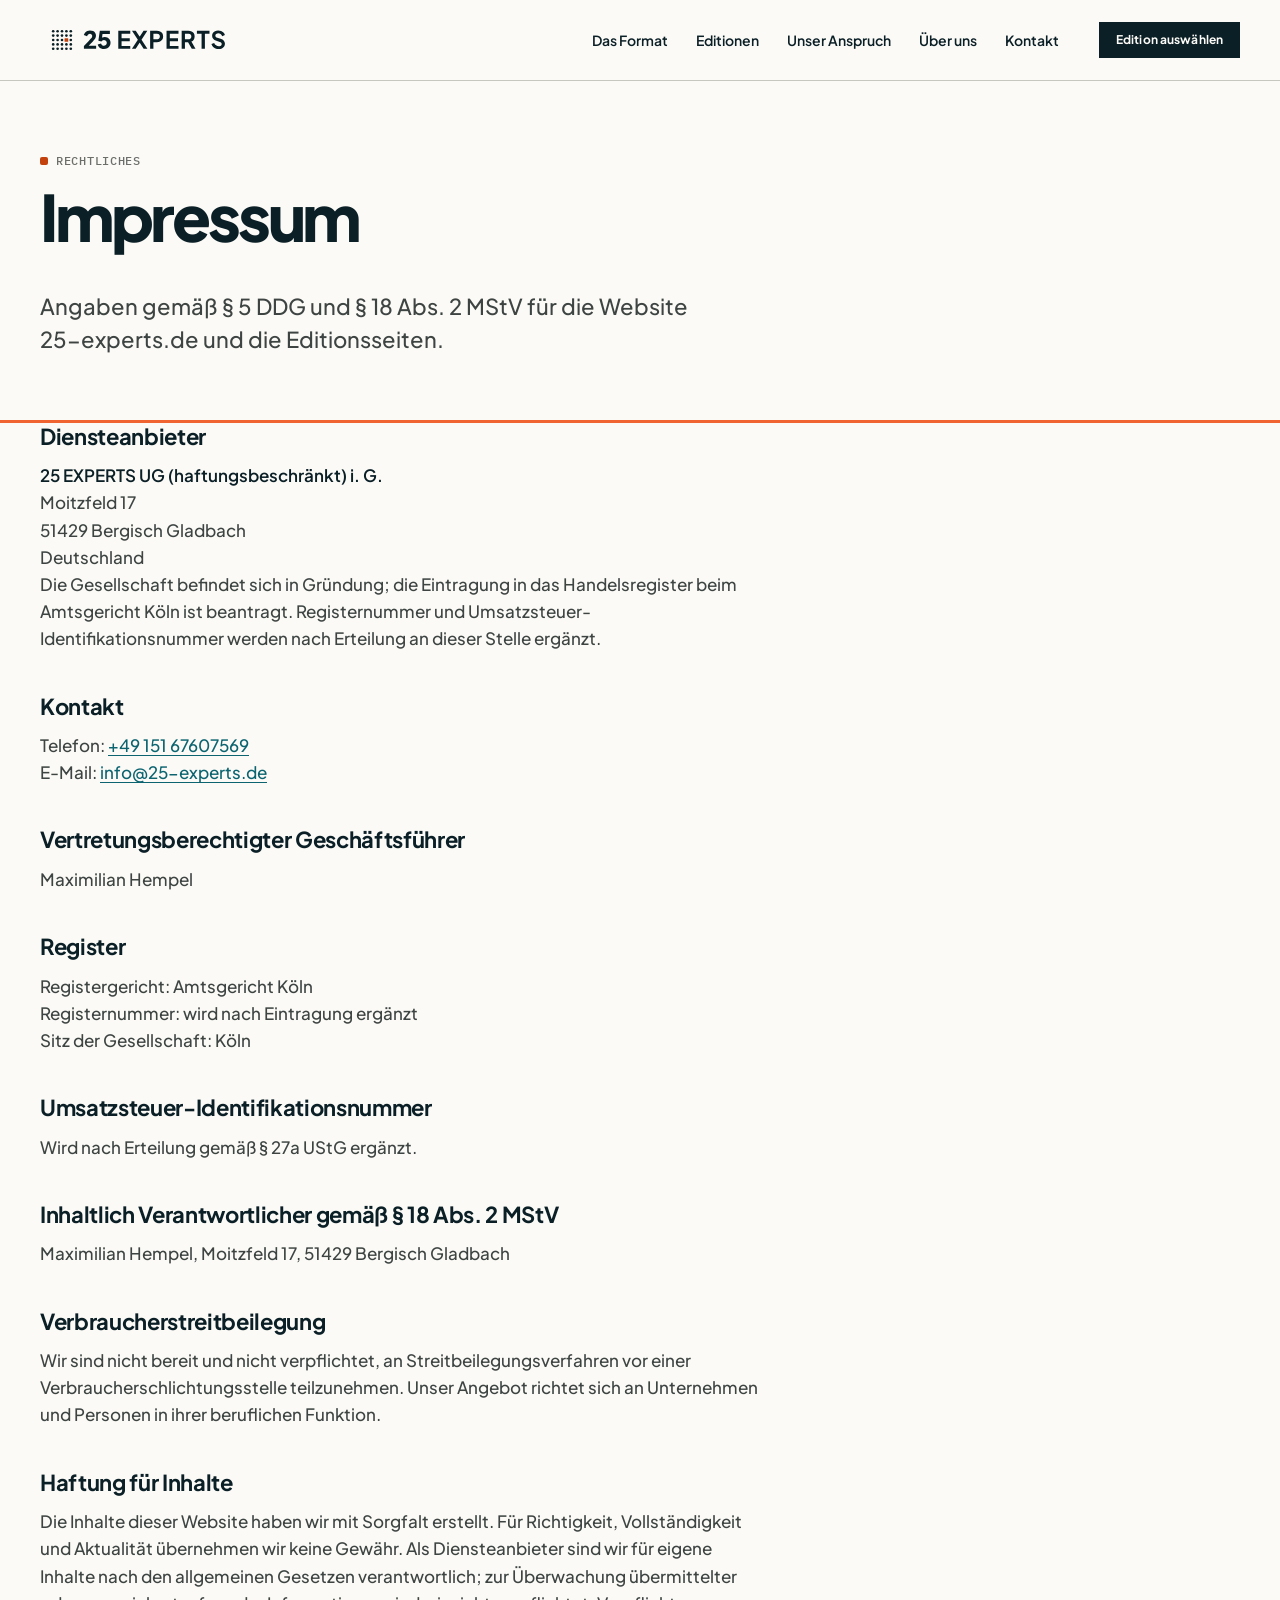
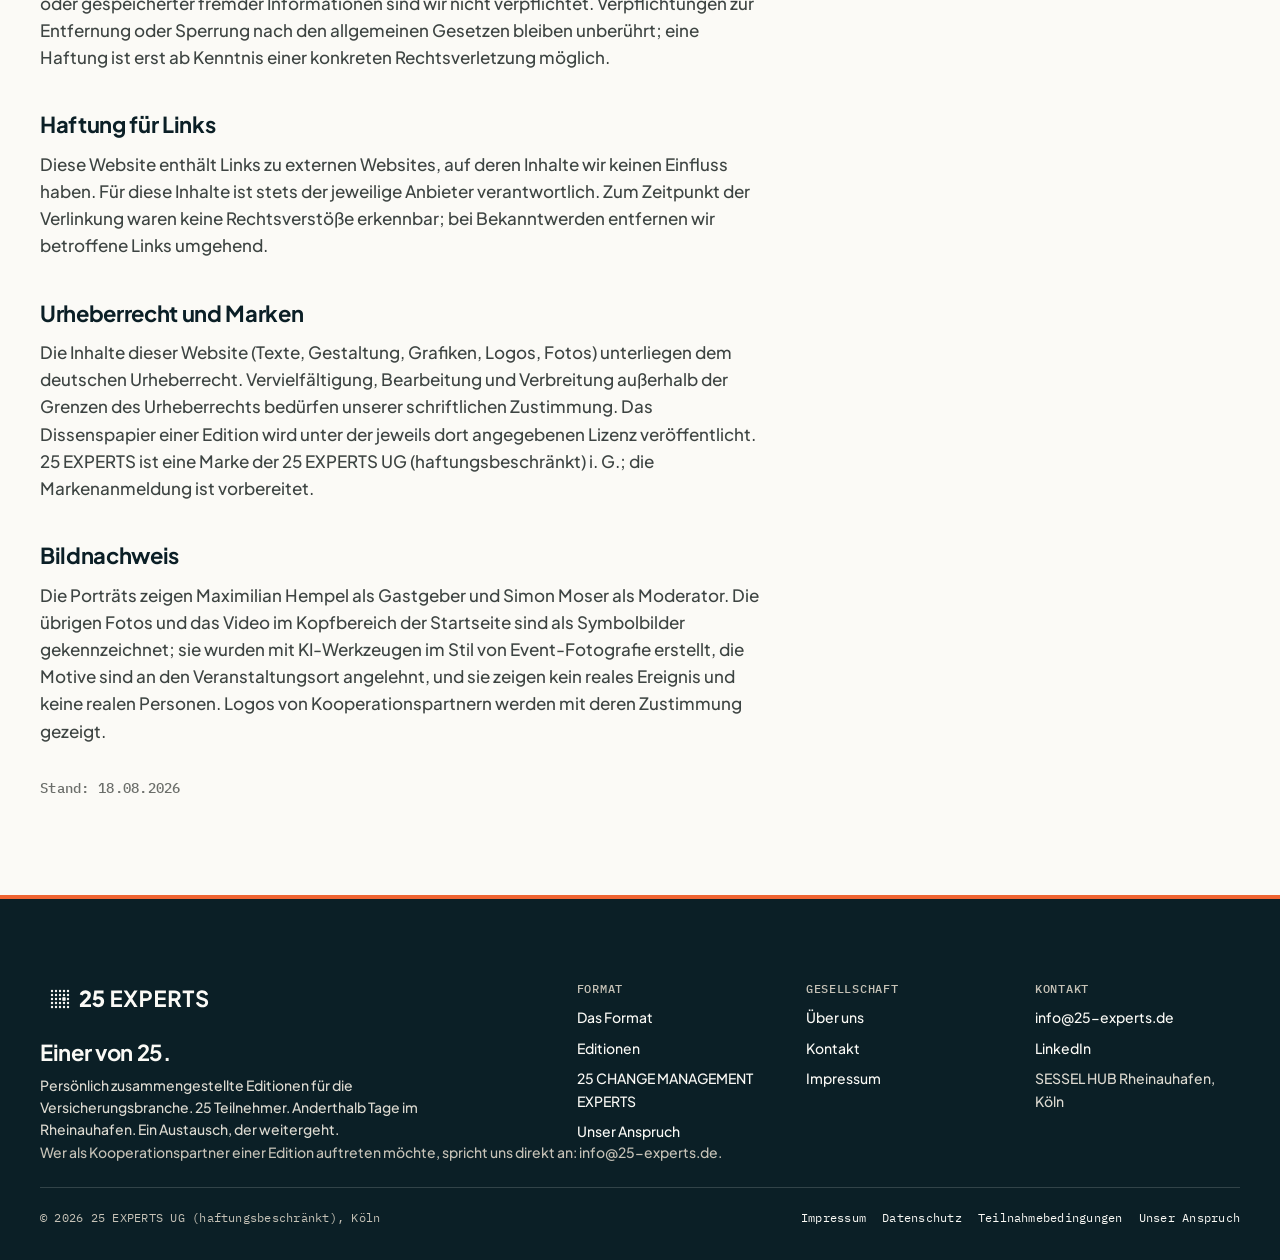
<file: impressum.html>
<!DOCTYPE html>
<html lang="de">
<head>
  <meta charset="utf-8">
  <meta name="viewport" content="width=device-width, initial-scale=1">
  <title>Impressum · 25 EXPERTS</title>
  <meta name="description" content="Impressum der 25 EXPERTS UG (haftungsbeschränkt) i. G. Angaben gemäß § 5 DDG und § 18 MStV.">
  <link rel="canonical" href="https://25-experts.de/impressum">
  <meta property="og:type" content="website">
  <meta property="og:site_name" content="25 EXPERTS">
  <meta property="og:locale" content="de_DE">
  <meta property="og:title" content="Impressum · 25 EXPERTS">
  <meta property="og:description" content="Impressum der 25 EXPERTS UG (haftungsbeschränkt) i. G. Angaben gemäß § 5 DDG und § 18 MStV.">
  <meta property="og:url" content="https://25-experts.de/impressum">
  <meta property="og:image" content="https://25-experts.de/assets/img/og/25experts-og.jpg">
  <meta property="og:image:width" content="1200">
  <meta property="og:image:height" content="630">
  <meta property="og:image:alt" content="Einer von 25. 25-experts.de">
  <meta name="twitter:card" content="summary_large_image">
  <meta name="theme-color" content="#0B1F26">
  <link rel="icon" href="assets/img/favicon.svg" type="image/svg+xml">
  <link rel="preload" href="assets/fonts/PlusJakartaSans-ExtraBold.woff2" as="font" type="font/woff2" crossorigin>
  <link rel="preload" href="assets/fonts/PlusJakartaSans-Medium.woff2" as="font" type="font/woff2" crossorigin>
  <link rel="preload" href="assets/fonts/IBMPlexMono-Medium.woff2" as="font" type="font/woff2" crossorigin>
  <link rel="stylesheet" href="assets/css/tokens.css?v=fbc4d914">
  <link rel="stylesheet" href="assets/css/components.css?v=words-20261016">
  <link rel="stylesheet" href="assets/css/site.css?v=words-20261016">
  <link rel="stylesheet" href="assets/css/identity.css?v=words-20261016">
  <script>document.documentElement.classList.add('js');</script>
  <meta name="robots" content="noindex, follow">
</head>
<body>
  <a class="x-skip" href="#inhalt">Zum Inhalt springen</a>
  <header class="x-header" id="x-header">
    <div class="x-container x-header__inner">
      <a class="x-header__logo" href="/" aria-label="25 EXPERTS, zur Startseite">
        <img class="x-logo--light" src="assets/img/25experts-logo-horizontal.svg" alt="25 EXPERTS" width="360" height="80">
        <img class="x-logo--dark" src="assets/img/25experts-logo-horizontal-white.svg" alt="" aria-hidden="true" width="360" height="80">
      </a>
      <button class="x-burger" type="button" aria-expanded="false" aria-controls="x-nav" aria-label="Menü öffnen"><span class="x-burger__lines"><span></span></span></button>
      <nav class="x-nav" id="x-nav" aria-label="Hauptnavigation">
        <ul>
          <li><a href="/format">Das Format</a></li>
          <li><a href="/editionen">Editionen</a></li>
          <li><a href="/neutralitaetskodex">Unser Anspruch</a></li>
          <li><a href="/ueber-uns">Über uns</a></li>
          <li><a href="/kontakt">Kontakt</a></li>
        </ul>
        <a class="x-btn x-btn--primary x-btn--sm" href="/editionen">Edition auswählen</a>
      </nav>
    </div>
  </header>

  <main id="inhalt" tabindex="-1">

    
    <section class="x-pagehead">
      <div class="x-container x-pagehead__inner">
        <div class="x-pagehead__title" data-reveal>
          <p class="x-kicker">Rechtliches</p>
          <h1 class="x-h1">Impressum</h1>
        </div>
        <div class="x-pagehead__lead" data-reveal><p class="x-lead">Angaben gemäß § 5 DDG und § 18 Abs. 2 MStV für die Website 25-experts.de und die Editionsseiten.</p></div>
        
      </div>
    </section>
    <section class="x-section x-section--flush-top">
      <div class="x-container">
        <div class="x-content x-prose">
          <h2>Diensteanbieter</h2>
          <address>
            <p><strong>25 EXPERTS UG (haftungsbeschränkt) i. G.</strong><br>
            Moitzfeld 17<br>
            51429 Bergisch Gladbach<br>
            Deutschland</p>
          </address>
          <p>Die Gesellschaft befindet sich in Gründung; die Eintragung in das Handelsregister beim Amtsgericht Köln ist beantragt. Registernummer und Umsatzsteuer-Identifikationsnummer werden nach Erteilung an dieser Stelle ergänzt.</p>
          <h2>Kontakt</h2>
          <p>Telefon: <a href="tel:+4915167607569">+49 151 67607569</a><br>
          E-Mail: <a href="mailto:info@25-experts.de">info@25-experts.de</a></p>
          <h2>Vertretungsberechtigter Geschäftsführer</h2>
          <p>Maximilian Hempel</p>
          <h2>Register</h2>
          <p>Registergericht: Amtsgericht Köln<br>
          Registernummer: wird nach Eintragung ergänzt<br>
          Sitz der Gesellschaft: Köln</p>
          <h2>Umsatzsteuer-Identifikationsnummer</h2>
          <p>Wird nach Erteilung gemäß § 27a UStG ergänzt.</p>
          <h2>Inhaltlich Verantwortlicher gemäß § 18 Abs. 2 MStV</h2>
          <p>Maximilian Hempel, Moitzfeld 17, 51429 Bergisch Gladbach</p>
          <h2>Verbraucherstreitbeilegung</h2>
          <p>Wir sind nicht bereit und nicht verpflichtet, an Streitbeilegungsverfahren vor einer Verbraucherschlichtungsstelle teilzunehmen. Unser Angebot richtet sich an Unternehmen und Personen in ihrer beruflichen Funktion.</p>
          <h2>Haftung für Inhalte</h2>
          <p>Die Inhalte dieser Website haben wir mit Sorgfalt erstellt. Für Richtigkeit, Vollständigkeit und Aktualität übernehmen wir keine Gewähr. Als Diensteanbieter sind wir für eigene Inhalte nach den allgemeinen Gesetzen verantwortlich; zur Überwachung übermittelter oder gespeicherter fremder Informationen sind wir nicht verpflichtet. Verpflichtungen zur Entfernung oder Sperrung nach den allgemeinen Gesetzen bleiben unberührt; eine Haftung ist erst ab Kenntnis einer konkreten Rechtsverletzung möglich.</p>
          <h2>Haftung für Links</h2>
          <p>Diese Website enthält Links zu externen Websites, auf deren Inhalte wir keinen Einfluss haben. Für diese Inhalte ist stets der jeweilige Anbieter verantwortlich. Zum Zeitpunkt der Verlinkung waren keine Rechtsverstöße erkennbar; bei Bekanntwerden entfernen wir betroffene Links umgehend.</p>
          <h2>Urheberrecht und Marken</h2>
          <p>Die Inhalte dieser Website (Texte, Gestaltung, Grafiken, Logos, Fotos) unterliegen dem deutschen Urheberrecht. Vervielfältigung, Bearbeitung und Verbreitung außerhalb der Grenzen des Urheberrechts bedürfen unserer schriftlichen Zustimmung. Das Dissenspapier einer Edition wird unter der jeweils dort angegebenen Lizenz veröffentlicht. 25 EXPERTS ist eine Marke der 25 EXPERTS UG (haftungsbeschränkt) i. G.; die Markenanmeldung ist vorbereitet.</p>
          <h2>Bildnachweis</h2>
          <p>Die Porträts zeigen Maximilian Hempel als Gastgeber und Simon Moser als Moderator. Die übrigen Fotos und das Video im Kopfbereich der Startseite sind als Symbolbilder gekennzeichnet; sie wurden mit KI-Werkzeugen im Stil von Event-Fotografie erstellt, die Motive sind an den Veranstaltungsort angelehnt, und sie zeigen kein reales Ereignis und keine realen Personen. Logos von Kooperationspartnern werden mit deren Zustimmung gezeigt.</p>
          <p class="x-meta x-mt-8">Stand: 18.08.2026</p>
        </div>
      </div>
    </section>

  </main>

  <footer class="x-footer" role="contentinfo">
    <div class="x-container">
      <div class="x-footer__grid">
        <div class="x-footer__brand">
          <a href="/" aria-label="25 EXPERTS, zur Startseite"><img src="assets/img/25experts-logo-horizontal-mono-white.svg" alt="25 EXPERTS" width="360" height="80"></a>
          <p class="x-footer__claim">Einer von 25.</p>
          <p>Persönlich zusammengestellte Editionen für die Versicherungsbranche. 25 Teilnehmer. Anderthalb Tage im Rheinauhafen. Ein Austausch, der weitergeht.</p>
        </div>
        <div>
          <p class="x-footer__title">Format</p>
          <ul>
            <li><a href="/format">Das Format</a></li>
            <li><a href="/editionen">Editionen</a></li>
            <li><a href="/editionen/change-management/">25 CHANGE MANAGEMENT EXPERTS</a></li>
            <li><a href="/neutralitaetskodex">Unser Anspruch</a></li>
          </ul>
        </div>
        <div>
          <p class="x-footer__title">Gesellschaft</p>
          <ul>
            <li><a href="/ueber-uns">Über uns</a></li>
            <li><a href="/kontakt">Kontakt</a></li>
            <li><a href="/impressum">Impressum</a></li>
          </ul>
        </div>
        <div>
          <p class="x-footer__title">Kontakt</p>
          <ul>
            <li><a href="mailto:info@25-experts.de">info@25-experts.de</a></li>
            <li><a href="https://www.linkedin.com/company/141373969/" rel="noopener">LinkedIn</a></li>
            <li>SESSEL HUB Rheinauhafen, Köln</li>
          </ul>
        </div>
      </div>
      <p class="x-footer__fine">Wer als Kooperationspartner einer Edition auftreten möchte, spricht uns direkt an: info@25-experts.de.</p>
      
      <div class="x-footer__bottom">
        <span>&copy; 2026 25 EXPERTS UG (haftungsbeschränkt), Köln</span>
        <ul>
          <li><a href="/impressum">Impressum</a></li>
          <li><a href="/datenschutz">Datenschutz</a></li>
          <li><a href="/teilnahmebedingungen">Teilnahmebedingungen</a></li>
          <li><a href="/neutralitaetskodex">Unser Anspruch</a></li>
        </ul>
      </div>
    </div>
  </footer>
  <script src="assets/js/site.js?v=0d2043a8" defer></script>
</body>
</html>
</file>
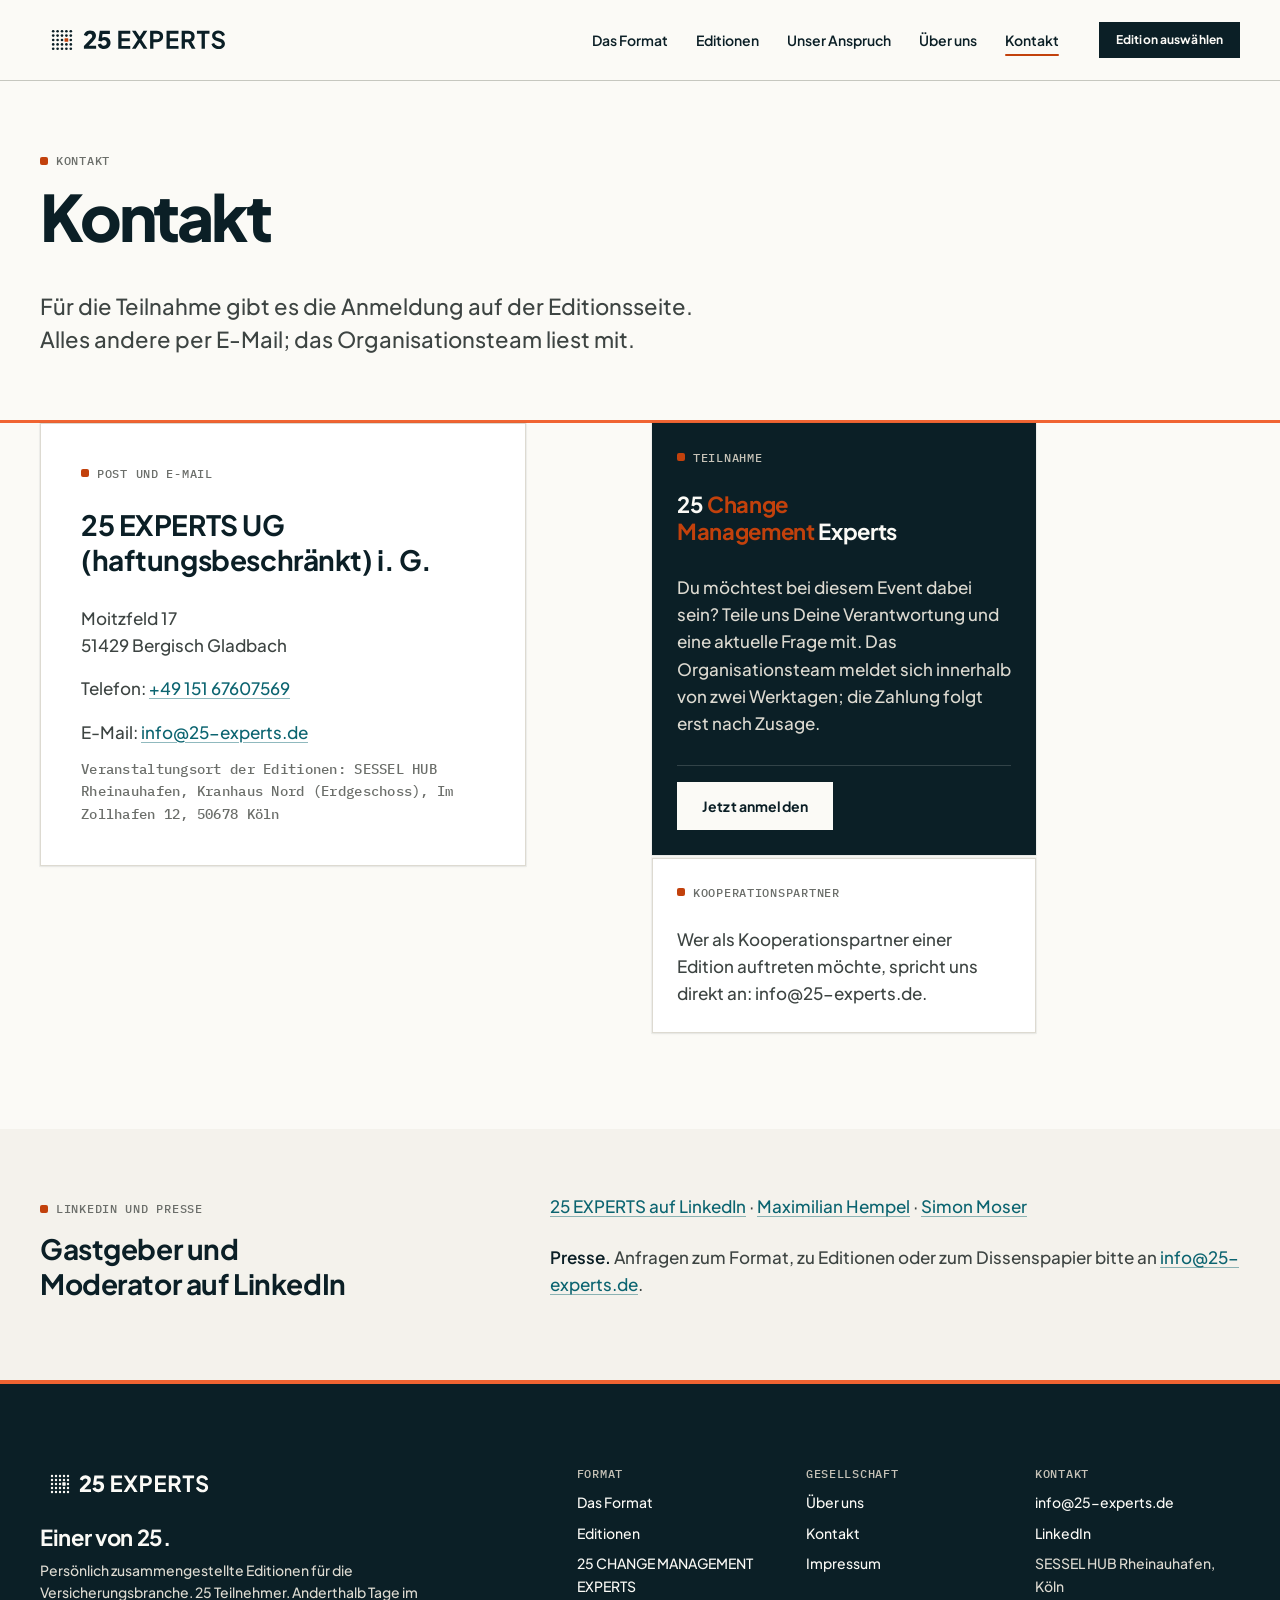
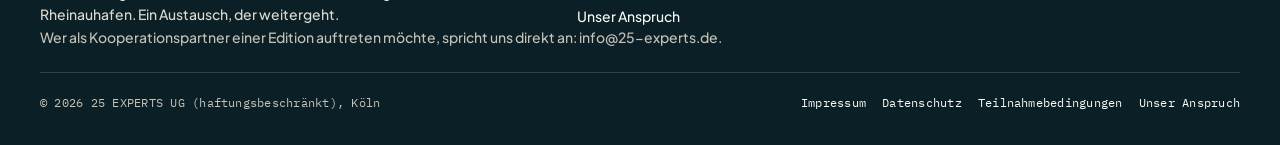
<file: kontakt.html>
<!DOCTYPE html>
<html lang="de">
<head>
  <meta charset="utf-8">
  <meta name="viewport" content="width=device-width, initial-scale=1">
  <title>Kontakt · 25 EXPERTS</title>
  <meta name="description" content="Kontakt zur 25 EXPERTS UG: Anschrift, E-Mail, LinkedIn. Anmeldung über die Editionsseite.">
  <link rel="canonical" href="https://25-experts.de/kontakt">
  <meta property="og:type" content="website">
  <meta property="og:site_name" content="25 EXPERTS">
  <meta property="og:locale" content="de_DE">
  <meta property="og:title" content="Kontakt · 25 EXPERTS">
  <meta property="og:description" content="Kontakt zur 25 EXPERTS UG: Anschrift, E-Mail, LinkedIn. Anmeldung über die Editionsseite.">
  <meta property="og:url" content="https://25-experts.de/kontakt">
  <meta property="og:image" content="https://25-experts.de/assets/img/og/25experts-og.jpg">
  <meta property="og:image:width" content="1200">
  <meta property="og:image:height" content="630">
  <meta property="og:image:alt" content="Einer von 25. 25-experts.de">
  <meta name="twitter:card" content="summary_large_image">
  <meta name="theme-color" content="#0B1F26">
  <link rel="icon" href="assets/img/favicon.svg" type="image/svg+xml">
  <link rel="preload" href="assets/fonts/PlusJakartaSans-ExtraBold.woff2" as="font" type="font/woff2" crossorigin>
  <link rel="preload" href="assets/fonts/PlusJakartaSans-Medium.woff2" as="font" type="font/woff2" crossorigin>
  <link rel="preload" href="assets/fonts/IBMPlexMono-Medium.woff2" as="font" type="font/woff2" crossorigin>
  <link rel="stylesheet" href="assets/css/tokens.css?v=fbc4d914">
  <link rel="stylesheet" href="assets/css/components.css?v=words-20261016">
  <link rel="stylesheet" href="assets/css/site.css?v=words-20261016">
  <link rel="stylesheet" href="assets/css/identity.css?v=words-20261016">
  <script>document.documentElement.classList.add('js');</script>
  <!-- SEO-LD:START -->
  <script type="application/ld+json">
  {"@context":"https://schema.org","@graph":[{"@type":"Organization","@id":"https://25-experts.de/#organisation","name":"25 EXPERTS","legalName":"25 EXPERTS UG (haftungsbeschränkt)","url":"https://25-experts.de/","logo":{"@type":"ImageObject","url":"https://25-experts.de/assets/img/25experts-logo-horizontal.png"},"image":"https://25-experts.de/assets/img/og/25experts-og.jpg","slogan":"Einer von 25.","description":"25 EXPERTS ist ein Expertentreffen für die Versicherungsbranche: kuratierte Editionen mit je 25 Fach- und Führungskräften aus Versicherern, Maklerpools und Versicherungsvertrieben, anderthalb Tage im Kölner Rheinauhafen, zu Themen wie Change Management, KI im Vertrieb, Informationssicherheit, Operations, Daten und Nachhaltigkeit.","email":"info@25-experts.de","address":{"@type":"PostalAddress","streetAddress":"Moitzfeld 17","postalCode":"51429","addressLocality":"Bergisch Gladbach","addressCountry":"DE"},"knowsAbout":["Versicherungsbranche","Künstliche Intelligenz in der Versicherung","Change Management","Versicherungsvertrieb","Informationssicherheit","Operations","Daten und Analytics","Nachhaltigkeit in der Versicherung","Führung"],"founder":{"@id":"https://25-experts.de/ueber-uns#maximilian-hempel"},"sameAs":["https://www.linkedin.com/company/141373969/"]},{"@type":"WebSite","@id":"https://25-experts.de/#website","url":"https://25-experts.de/","name":"25 EXPERTS","inLanguage":"de-DE","publisher":{"@id":"https://25-experts.de/#organisation"}},{"@type":"ContactPage","@id":"https://25-experts.de/kontakt#webpage","url":"https://25-experts.de/kontakt","name":"Kontakt · 25 EXPERTS","description":"Kontakt zur 25 EXPERTS UG: Anschrift, E-Mail, LinkedIn. Anmeldung über die Editionsseite.","inLanguage":"de-DE","isPartOf":{"@id":"https://25-experts.de/#website"},"publisher":{"@id":"https://25-experts.de/#organisation"},"breadcrumb":{"@id":"https://25-experts.de/kontakt#breadcrumb"}},{"@type":"BreadcrumbList","@id":"https://25-experts.de/kontakt#breadcrumb","itemListElement":[{"@type":"ListItem","position":1,"name":"Startseite","item":"https://25-experts.de/"},{"@type":"ListItem","position":2,"name":"Kontakt","item":"https://25-experts.de/kontakt"}]}]}
  </script>
  <!-- SEO-LD:END -->
</head>
<body>
  <a class="x-skip" href="#inhalt">Zum Inhalt springen</a>
  <header class="x-header" id="x-header">
    <div class="x-container x-header__inner">
      <a class="x-header__logo" href="/" aria-label="25 EXPERTS, zur Startseite">
        <img class="x-logo--light" src="assets/img/25experts-logo-horizontal.svg" alt="25 EXPERTS" width="360" height="80">
        <img class="x-logo--dark" src="assets/img/25experts-logo-horizontal-white.svg" alt="" aria-hidden="true" width="360" height="80">
      </a>
      <button class="x-burger" type="button" aria-expanded="false" aria-controls="x-nav" aria-label="Menü öffnen"><span class="x-burger__lines"><span></span></span></button>
      <nav class="x-nav" id="x-nav" aria-label="Hauptnavigation">
        <ul>
          <li><a href="/format">Das Format</a></li>
          <li><a href="/editionen">Editionen</a></li>
          <li><a href="/neutralitaetskodex">Unser Anspruch</a></li>
          <li><a href="/ueber-uns">Über uns</a></li>
          <li><a href="/kontakt" aria-current="page">Kontakt</a></li>
        </ul>
        <a class="x-btn x-btn--primary x-btn--sm" href="/editionen">Edition auswählen</a>
      </nav>
    </div>
  </header>

  <main id="inhalt" tabindex="-1">

    
    <section class="x-pagehead">
      <div class="x-container x-pagehead__inner">
        <div class="x-pagehead__title" data-reveal>
          <p class="x-kicker">Kontakt</p>
          <h1 class="x-h1">Kontakt</h1>
        </div>
        <div class="x-pagehead__lead" data-reveal><p class="x-lead">Für die Teilnahme gibt es die Anmeldung auf der Editionsseite. Alles andere per E-Mail; das Organisationsteam liest mit.</p></div>
        
      </div>
    </section>

    <section class="x-section x-section--flush-top" aria-labelledby="k-h">
      <div class="x-container x-grid x-grid--start" data-reveal-group>
        <div class="x-card x-card--lg x-col-5">
          <p class="x-kicker">Post und E-Mail</p>
          <h2 id="k-h" class="x-h3">25 EXPERTS UG (haftungsbeschränkt) i. G.</h2>
          <address style="font-style:normal">
            <p>Moitzfeld 17<br>51429 Bergisch Gladbach</p>
            <p>Telefon: <a class="x-link" href="tel:+4915167607569">+49 151 67607569</a></p>
            <p>E-Mail: <a class="x-link" href="mailto:info@25-experts.de">info@25-experts.de</a></p>
          </address>
          <p class="x-meta">Veranstaltungsort der Editionen: SESSEL HUB Rheinauhafen, Kranhaus Nord (Erdgeschoss), Im Zollhafen 12, 50678 Köln</p>
        </div>
        <div class="x-card x-card--ink x-col-4 x-offset-1">
          <p class="x-kicker">Teilnahme</p>
          <h2 class="x-h4">25 <span class="x-fn">Change Management</span> Experts</h2>
          <p>Du möchtest bei diesem Event dabei sein? Teile uns Deine Verantwortung und eine aktuelle Frage mit. Das Organisationsteam meldet sich innerhalb von zwei Werktagen; die Zahlung folgt erst nach Zusage.</p>
          <div class="x-card__footer"><a class="x-btn x-btn--on-dark" href="/editionen/change-management/anmeldung">Jetzt anmelden</a></div>
        </div>
        <div class="x-card x-col-4 x-offset-1 x-card--pull" id="partner">
          <p class="x-kicker">Kooperationspartner</p>
          <p>Wer als Kooperationspartner einer Edition auftreten möchte, spricht uns direkt an: info@25-experts.de.</p>
        </div>
      </div>
    </section>

    <section class="x-section x-section--muted x-section--tight" aria-labelledby="li-h">
      <div class="x-container x-split">
        <div class="x-split__lead" data-reveal>
          <p class="x-kicker">LinkedIn und Presse</p>
          <h2 id="li-h" class="x-h3">Gastgeber und Moderator auf LinkedIn</h2>
        </div>
        <div class="x-split__body" data-reveal>
          <p><a class="x-link" href="https://www.linkedin.com/company/141373969/" rel="noopener">25 EXPERTS auf LinkedIn</a> · <a class="x-link" href="https://www.linkedin.com/in/maximilianhempel/" rel="noopener">Maximilian Hempel</a> · <a class="x-link" href="https://www.linkedin.com/in/moser-simon/" rel="noopener">Simon Moser</a></p>
          <p class="x-mt-6"><strong>Presse.</strong> Anfragen zum Format, zu Editionen oder zum Dissenspapier bitte an <a class="x-link" href="mailto:info@25-experts.de?subject=Presse">info@25-experts.de</a>.</p>
        </div>
      </div>
    </section>

  </main>

  <footer class="x-footer" role="contentinfo">
    <div class="x-container">
      <div class="x-footer__grid">
        <div class="x-footer__brand">
          <a href="/" aria-label="25 EXPERTS, zur Startseite"><img src="assets/img/25experts-logo-horizontal-mono-white.svg" alt="25 EXPERTS" width="360" height="80"></a>
          <p class="x-footer__claim">Einer von 25.</p>
          <p>Persönlich zusammengestellte Editionen für die Versicherungsbranche. 25 Teilnehmer. Anderthalb Tage im Rheinauhafen. Ein Austausch, der weitergeht.</p>
        </div>
        <div>
          <p class="x-footer__title">Format</p>
          <ul>
            <li><a href="/format">Das Format</a></li>
            <li><a href="/editionen">Editionen</a></li>
            <li><a href="/editionen/change-management/">25 CHANGE MANAGEMENT EXPERTS</a></li>
            <li><a href="/neutralitaetskodex">Unser Anspruch</a></li>
          </ul>
        </div>
        <div>
          <p class="x-footer__title">Gesellschaft</p>
          <ul>
            <li><a href="/ueber-uns">Über uns</a></li>
            <li><a href="/kontakt">Kontakt</a></li>
            <li><a href="/impressum">Impressum</a></li>
          </ul>
        </div>
        <div>
          <p class="x-footer__title">Kontakt</p>
          <ul>
            <li><a href="mailto:info@25-experts.de">info@25-experts.de</a></li>
            <li><a href="https://www.linkedin.com/company/141373969/" rel="noopener">LinkedIn</a></li>
            <li>SESSEL HUB Rheinauhafen, Köln</li>
          </ul>
        </div>
      </div>
      <p class="x-footer__fine">Wer als Kooperationspartner einer Edition auftreten möchte, spricht uns direkt an: info@25-experts.de.</p>
      
      <div class="x-footer__bottom">
        <span>&copy; 2026 25 EXPERTS UG (haftungsbeschränkt), Köln</span>
        <ul>
          <li><a href="/impressum">Impressum</a></li>
          <li><a href="/datenschutz">Datenschutz</a></li>
          <li><a href="/teilnahmebedingungen">Teilnahmebedingungen</a></li>
          <li><a href="/neutralitaetskodex">Unser Anspruch</a></li>
        </ul>
      </div>
    </div>
  </footer>
  <script src="assets/js/site.js?v=0d2043a8" defer></script>
</body>
</html>
</file>
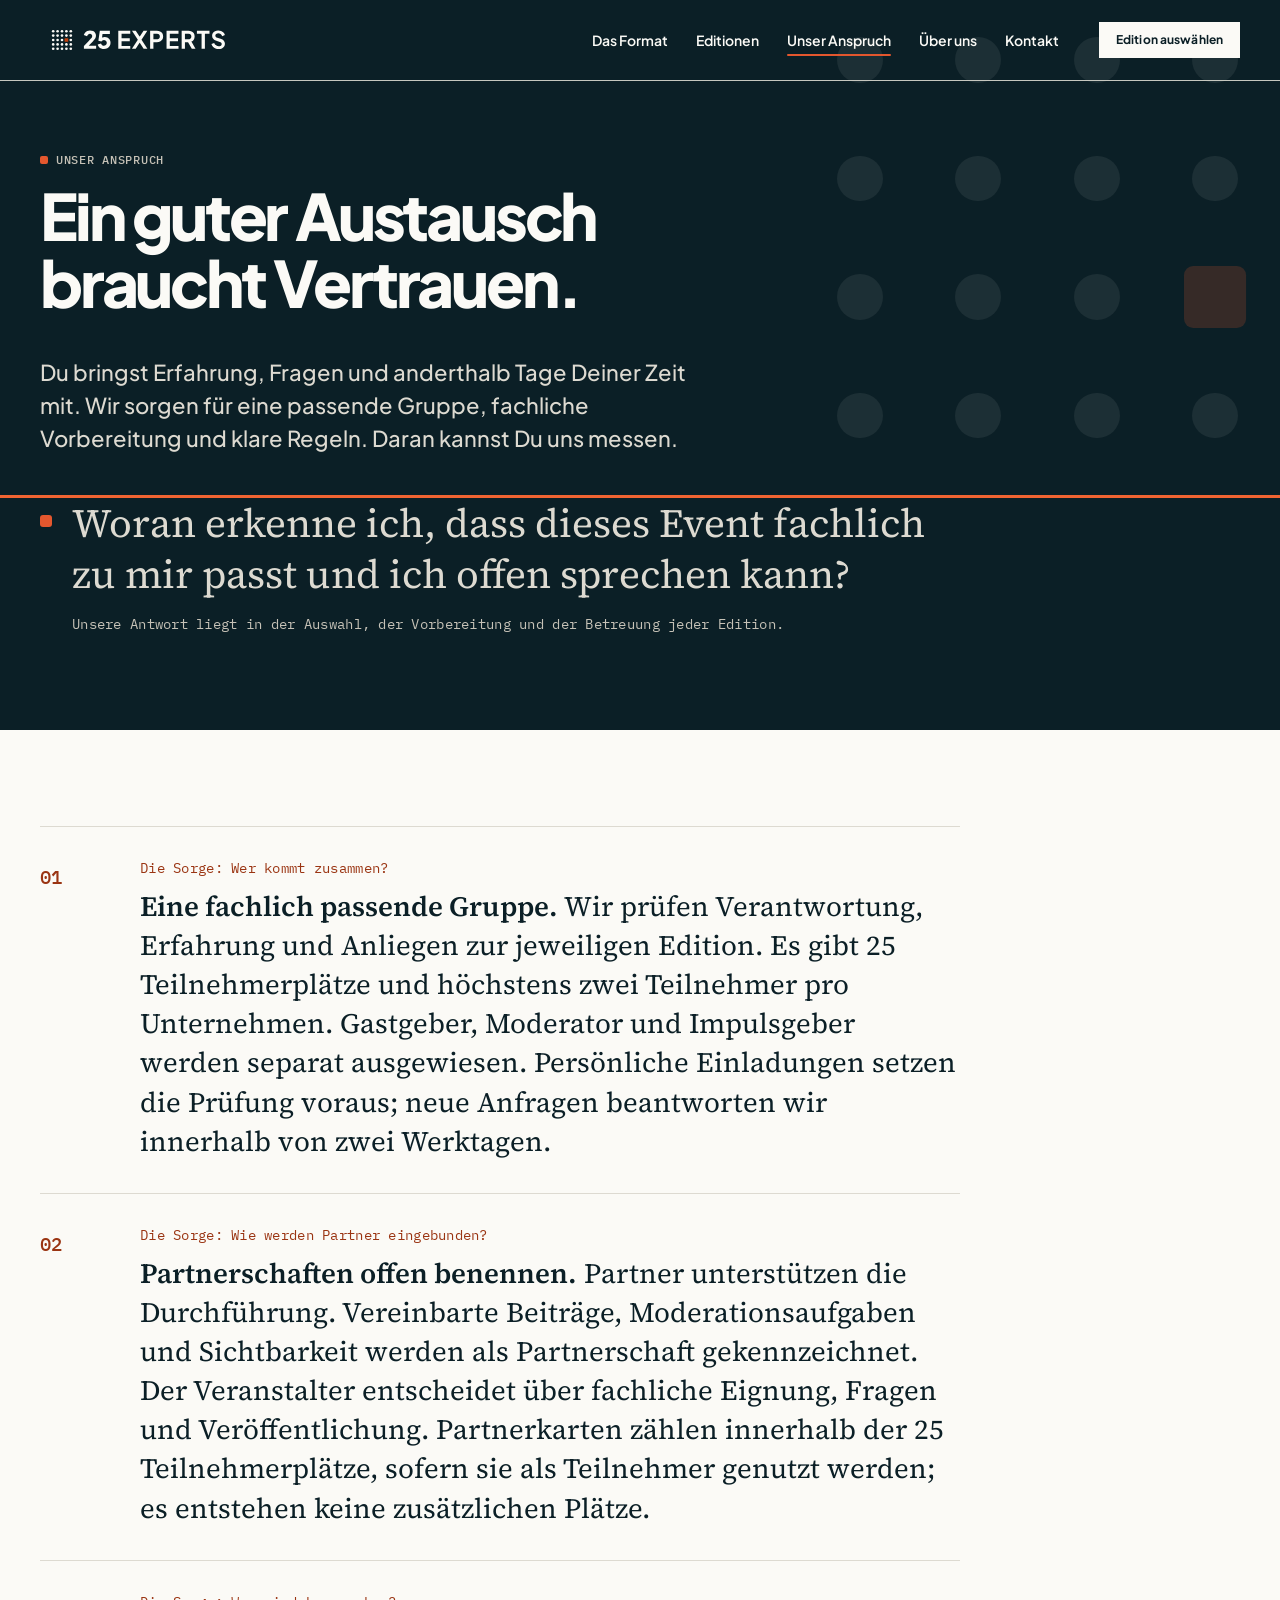
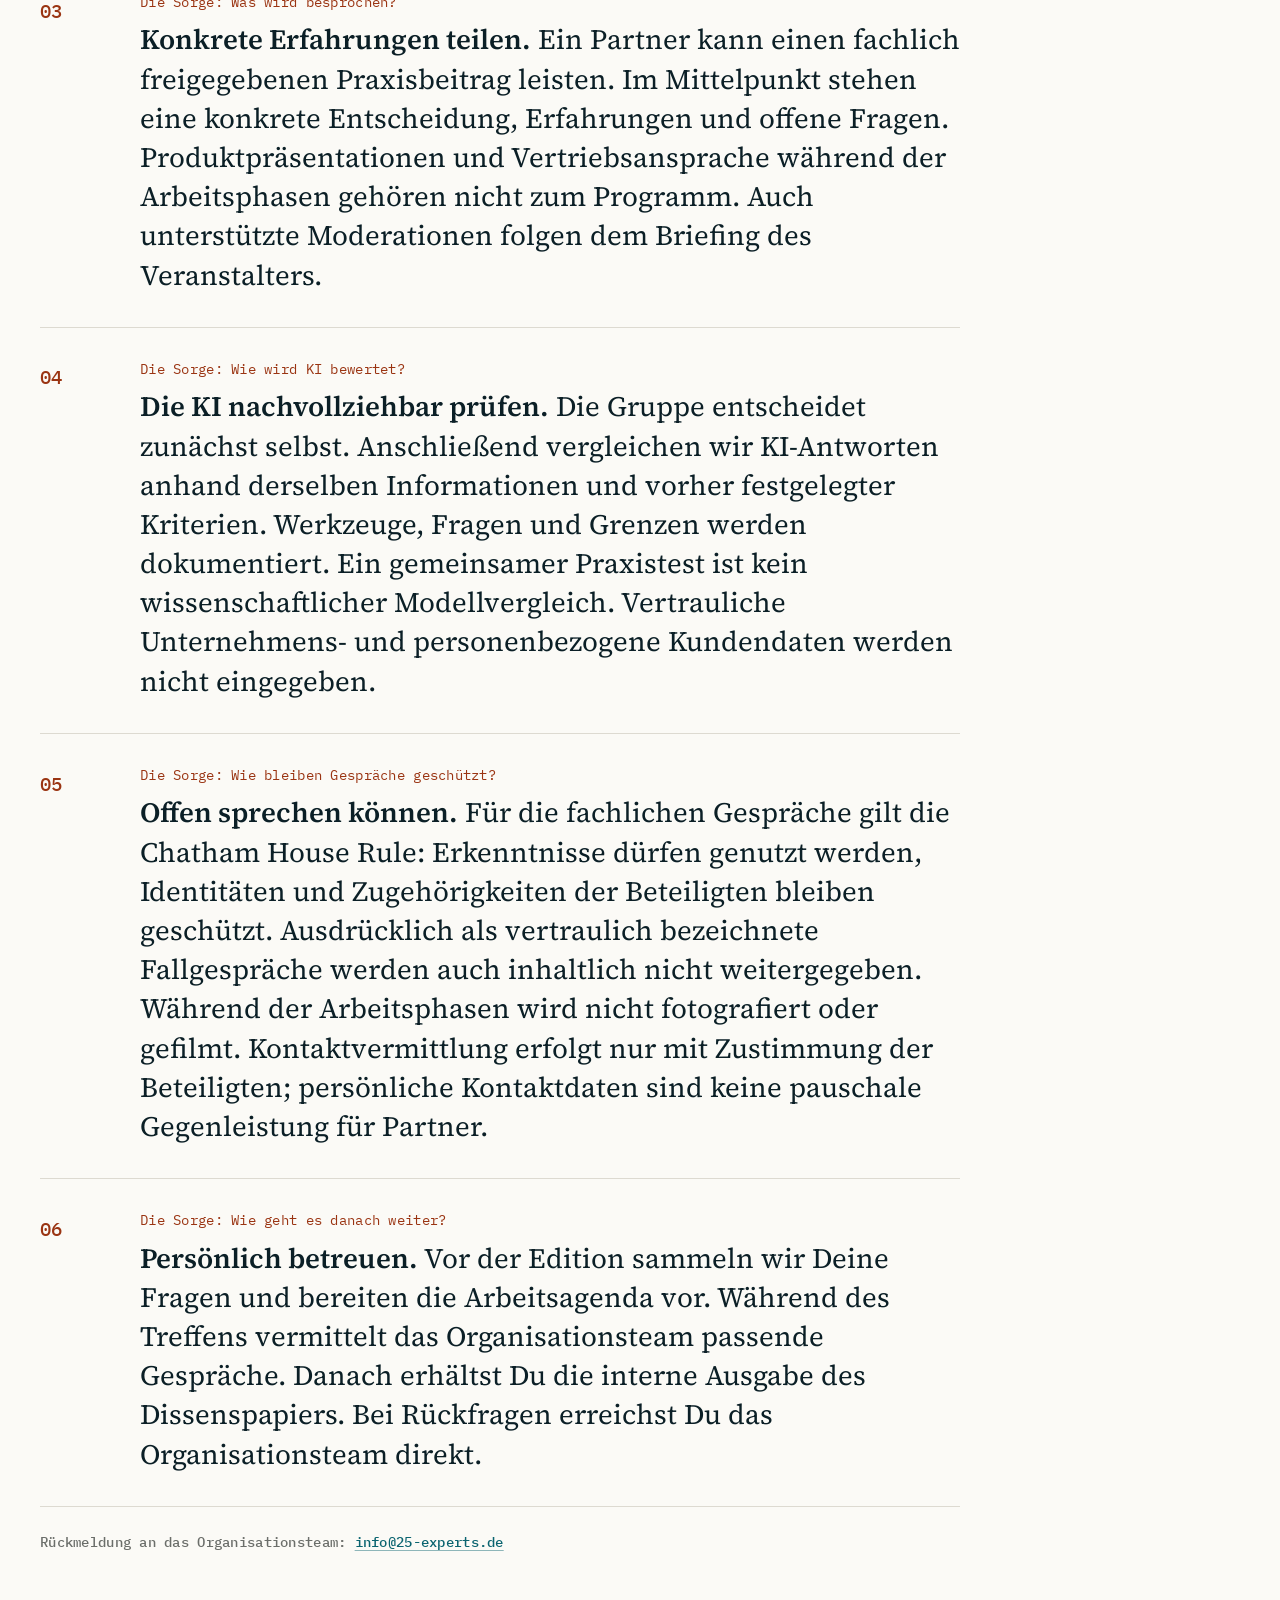
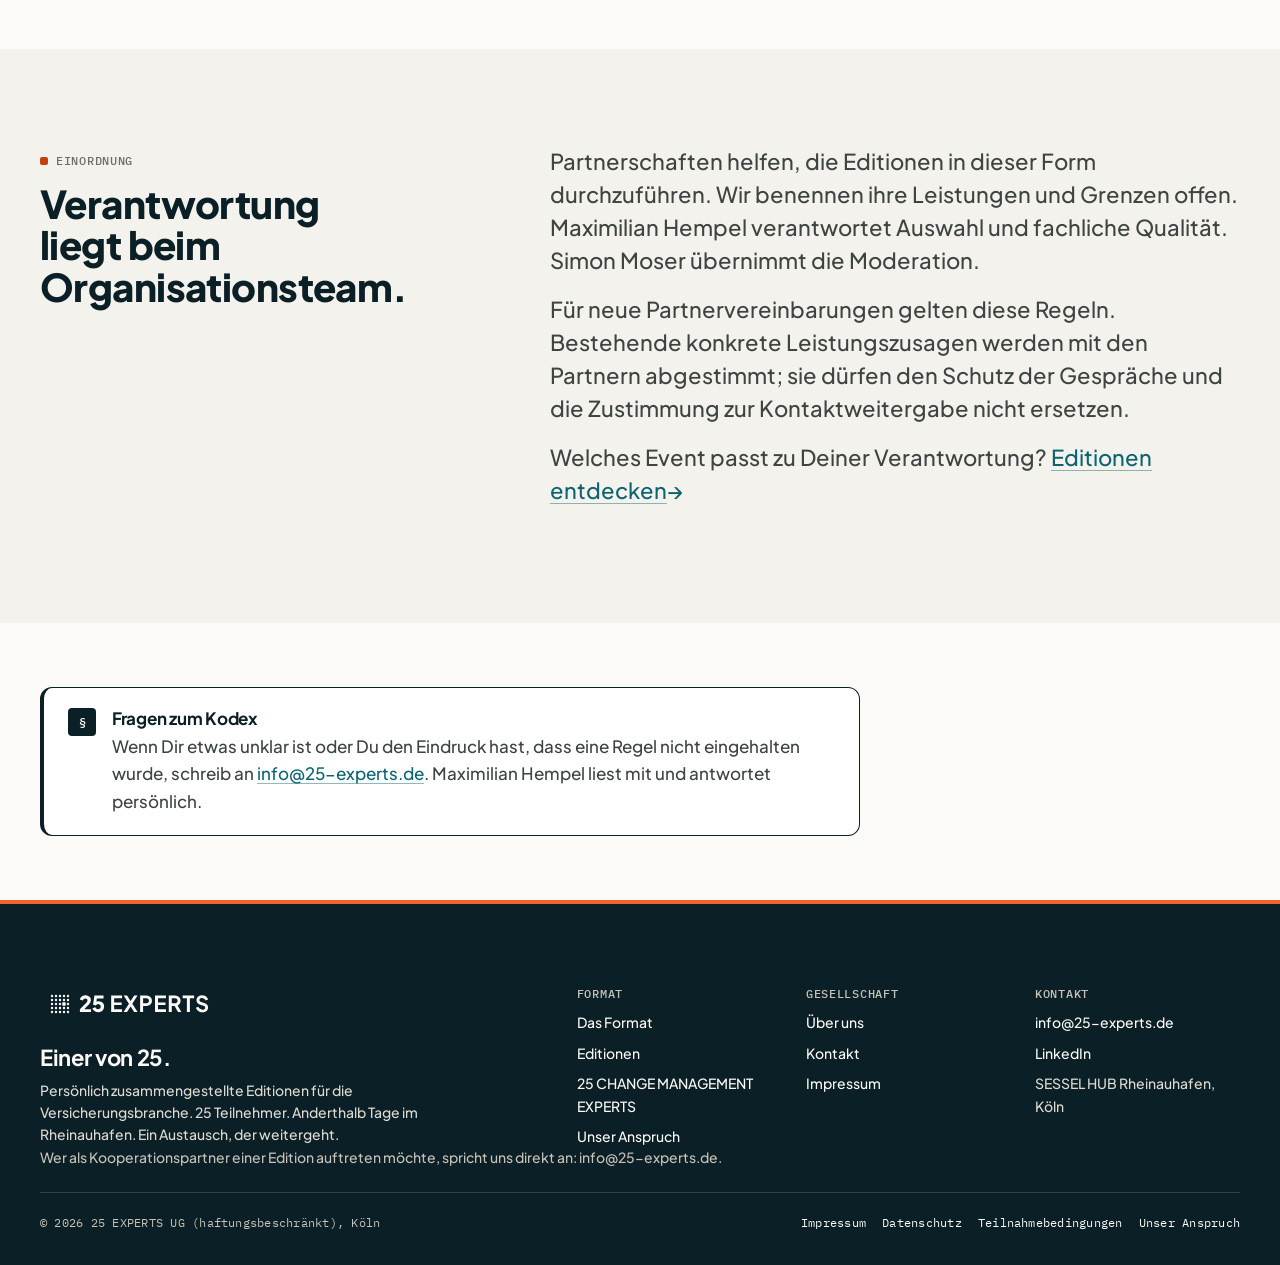
<file: neutralitaetskodex.html>
<!DOCTYPE html>
<html lang="de">
<head>
  <meta charset="utf-8">
  <meta name="viewport" content="width=device-width, initial-scale=1">
  <title>Unser Anspruch · 25 EXPERTS</title>
  <meta name="description" content="Wie wir Teilnehmer auswählen, Partner transparent einbinden und offene Gespräche ermöglichen. Sechs verbindliche Arbeitsregeln für die 25 EXPERTS Editionen.">
  <link rel="canonical" href="https://25-experts.de/neutralitaetskodex">
  <meta property="og:type" content="website">
  <meta property="og:site_name" content="25 EXPERTS">
  <meta property="og:locale" content="de_DE">
  <meta property="og:title" content="Unser Anspruch · 25 EXPERTS">
  <meta property="og:description" content="Wie wir Teilnehmer auswählen, Partner transparent einbinden und offene Gespräche ermöglichen. Sechs verbindliche Arbeitsregeln für die 25 EXPERTS Editionen.">
  <meta property="og:url" content="https://25-experts.de/neutralitaetskodex">
  <meta property="og:image" content="https://25-experts.de/assets/img/og/25experts-og.jpg">
  <meta property="og:image:width" content="1200">
  <meta property="og:image:height" content="630">
  <meta property="og:image:alt" content="Einer von 25. 25-experts.de">
  <meta name="twitter:card" content="summary_large_image">
  <meta name="theme-color" content="#0B1F26">
  <link rel="icon" href="assets/img/favicon.svg" type="image/svg+xml">
  <link rel="preload" href="assets/fonts/PlusJakartaSans-ExtraBold.woff2" as="font" type="font/woff2" crossorigin>
  <link rel="preload" href="assets/fonts/PlusJakartaSans-Medium.woff2" as="font" type="font/woff2" crossorigin>
  <link rel="preload" href="assets/fonts/IBMPlexMono-Medium.woff2" as="font" type="font/woff2" crossorigin>
  <link rel="stylesheet" href="assets/css/tokens.css?v=fbc4d914">
  <link rel="stylesheet" href="assets/css/components.css?v=words-20261016">
  <link rel="stylesheet" href="assets/css/site.css?v=words-20261016">
  <link rel="stylesheet" href="assets/css/identity.css?v=words-20261016">
  <script>document.documentElement.classList.add('js');</script>
  <!-- SEO-LD:START -->
  <script type="application/ld+json">
  {"@context":"https://schema.org","@graph":[{"@type":"Organization","@id":"https://25-experts.de/#organisation","name":"25 EXPERTS","legalName":"25 EXPERTS UG (haftungsbeschränkt)","url":"https://25-experts.de/","logo":{"@type":"ImageObject","url":"https://25-experts.de/assets/img/25experts-logo-horizontal.png"},"image":"https://25-experts.de/assets/img/og/25experts-og.jpg","slogan":"Einer von 25.","description":"25 EXPERTS ist ein Expertentreffen für die Versicherungsbranche: kuratierte Editionen mit je 25 Fach- und Führungskräften aus Versicherern, Maklerpools und Versicherungsvertrieben, anderthalb Tage im Kölner Rheinauhafen, zu Themen wie Change Management, KI im Vertrieb, Informationssicherheit, Operations, Daten und Nachhaltigkeit.","email":"info@25-experts.de","address":{"@type":"PostalAddress","streetAddress":"Moitzfeld 17","postalCode":"51429","addressLocality":"Bergisch Gladbach","addressCountry":"DE"},"knowsAbout":["Versicherungsbranche","Künstliche Intelligenz in der Versicherung","Change Management","Versicherungsvertrieb","Informationssicherheit","Operations","Daten und Analytics","Nachhaltigkeit in der Versicherung","Führung"],"founder":{"@id":"https://25-experts.de/ueber-uns#maximilian-hempel"},"sameAs":["https://www.linkedin.com/company/141373969/"]},{"@type":"WebSite","@id":"https://25-experts.de/#website","url":"https://25-experts.de/","name":"25 EXPERTS","inLanguage":"de-DE","publisher":{"@id":"https://25-experts.de/#organisation"}},{"@type":"WebPage","@id":"https://25-experts.de/neutralitaetskodex#webpage","url":"https://25-experts.de/neutralitaetskodex","name":"Unser Anspruch · 25 EXPERTS","description":"Wie wir Teilnehmer auswählen, Partner transparent einbinden und offene Gespräche ermöglichen. Sechs verbindliche Arbeitsregeln für die 25 EXPERTS Editionen.","inLanguage":"de-DE","isPartOf":{"@id":"https://25-experts.de/#website"},"publisher":{"@id":"https://25-experts.de/#organisation"},"breadcrumb":{"@id":"https://25-experts.de/neutralitaetskodex#breadcrumb"}},{"@type":"BreadcrumbList","@id":"https://25-experts.de/neutralitaetskodex#breadcrumb","itemListElement":[{"@type":"ListItem","position":1,"name":"Startseite","item":"https://25-experts.de/"},{"@type":"ListItem","position":2,"name":"Unser Anspruch","item":"https://25-experts.de/neutralitaetskodex"}]}]}
  </script>
  <!-- SEO-LD:END -->
</head>
<body>
  <a class="x-skip" href="#inhalt">Zum Inhalt springen</a>
  <header class="x-header x-header--overlay" id="x-header">
    <div class="x-container x-header__inner">
      <a class="x-header__logo" href="/" aria-label="25 EXPERTS, zur Startseite">
        <img class="x-logo--light" src="assets/img/25experts-logo-horizontal.svg" alt="25 EXPERTS" width="360" height="80">
        <img class="x-logo--dark" src="assets/img/25experts-logo-horizontal-white.svg" alt="" aria-hidden="true" width="360" height="80">
      </a>
      <button class="x-burger" type="button" aria-expanded="false" aria-controls="x-nav" aria-label="Menü öffnen"><span class="x-burger__lines"><span></span></span></button>
      <nav class="x-nav" id="x-nav" aria-label="Hauptnavigation">
        <ul>
          <li><a href="/format">Das Format</a></li>
          <li><a href="/editionen">Editionen</a></li>
          <li><a href="/neutralitaetskodex" aria-current="page">Unser Anspruch</a></li>
          <li><a href="/ueber-uns">Über uns</a></li>
          <li><a href="/kontakt">Kontakt</a></li>
        </ul>
        <a class="x-btn x-btn--primary x-btn--sm" href="/editionen">Edition auswählen</a>
      </nav>
    </div>
  </header>

  <main id="inhalt" tabindex="-1">

    <section class="x-pagehead x-pagehead--ink x-dark x-kodexhead">
      <span class="x-grid25 x-grid25--xl x-grid25--faded x-grid25-bg" data-grid25 aria-hidden="true"><i></i><i></i><i></i><i></i><i></i><i></i><i></i><i></i><i></i><i></i><i></i><i></i><i></i><i></i><i></i><i></i><i></i><i></i><i></i><i></i><i></i><i></i><i></i><i></i><i></i></span>
      <div class="x-container x-pagehead__inner">
        <div class="x-pagehead__title" data-reveal>
          <p class="x-kicker">Unser Anspruch</p>
          <h1 class="x-h1">Ein guter Austausch braucht Vertrauen.</h1>
        </div>
        <div class="x-pagehead__lead" data-reveal><p class="x-lead">Du bringst Erfahrung, Fragen und anderthalb Tage Deiner Zeit mit. Wir sorgen für eine passende Gruppe, fachliche Vorbereitung und klare Regeln. Daran kannst Du uns messen.</p></div>
      </div>
    </section>

    <section class="x-section x-section--ink x-dark x-section--flush-top" aria-labelledby="frage-h">
      <div class="x-container">
        <h2 id="frage-h" class="x-visually-hidden">Dein Platz bei diesem Event</h2>
        <blockquote class="x-quote" data-reveal>
          <p>Woran erkenne ich, dass dieses Event fachlich zu mir passt und ich offen sprechen kann?</p>
          <footer>Unsere Antwort liegt in der Auswahl, der Vorbereitung und der Betreuung jeder Edition.</footer>
        </blockquote>
      </div>
    </section>

    <section class="x-section" aria-labelledby="kodex-h">
      <div class="x-container">
        <h2 id="kodex-h" class="x-visually-hidden">Sechs Regeln für jede Edition</h2>
        <div class="x-kodex-wrap" data-reveal>
        
      <ol class="x-kodex x-kodex--lg">
        <li><div><p class="x-kodex__sorge">Die Sorge: Wer kommt zusammen?</p><strong>Eine fachlich passende Gruppe.</strong> Wir prüfen Verantwortung, Erfahrung und Anliegen zur jeweiligen Edition. Es gibt 25 Teilnehmerplätze und höchstens zwei Teilnehmer pro Unternehmen. Gastgeber, Moderator und Impulsgeber werden separat ausgewiesen. Persönliche Einladungen setzen die Prüfung voraus; neue Anfragen beantworten wir innerhalb von zwei Werktagen.</div></li>
        <li><div><p class="x-kodex__sorge">Die Sorge: Wie werden Partner eingebunden?</p><strong>Partnerschaften offen benennen.</strong> Partner unterstützen die Durchführung. Vereinbarte Beiträge, Moderationsaufgaben und Sichtbarkeit werden als Partnerschaft gekennzeichnet. Der Veranstalter entscheidet über fachliche Eignung, Fragen und Veröffentlichung. Partnerkarten zählen innerhalb der 25 Teilnehmerplätze, sofern sie als Teilnehmer genutzt werden; es entstehen keine zusätzlichen Plätze.</div></li>
        <li><div><p class="x-kodex__sorge">Die Sorge: Was wird besprochen?</p><strong>Konkrete Erfahrungen teilen.</strong> Ein Partner kann einen fachlich freigegebenen Praxisbeitrag leisten. Im Mittelpunkt stehen eine konkrete Entscheidung, Erfahrungen und offene Fragen. Produktpräsentationen und Vertriebsansprache während der Arbeitsphasen gehören nicht zum Programm. Auch unterstützte Moderationen folgen dem Briefing des Veranstalters.</div></li>
        <li><div><p class="x-kodex__sorge">Die Sorge: Wie wird KI bewertet?</p><strong>Die KI nachvollziehbar prüfen.</strong> Die Gruppe entscheidet zunächst selbst. Anschließend vergleichen wir KI-Antworten anhand derselben Informationen und vorher festgelegter Kriterien. Werkzeuge, Fragen und Grenzen werden dokumentiert. Ein gemeinsamer Praxistest ist kein wissenschaftlicher Modellvergleich. Vertrauliche Unternehmens- und personenbezogene Kundendaten werden nicht eingegeben.</div></li>
        <li><div><p class="x-kodex__sorge">Die Sorge: Wie bleiben Gespräche geschützt?</p><strong>Offen sprechen können.</strong> Für die fachlichen Gespräche gilt die Chatham House Rule: Erkenntnisse dürfen genutzt werden, Identitäten und Zugehörigkeiten der Beteiligten bleiben geschützt. Ausdrücklich als vertraulich bezeichnete Fallgespräche werden auch inhaltlich nicht weitergegeben. Während der Arbeitsphasen wird nicht fotografiert oder gefilmt. Kontaktvermittlung erfolgt nur mit Zustimmung der Beteiligten; persönliche Kontaktdaten sind keine pauschale Gegenleistung für Partner.</div></li>
        <li><div><p class="x-kodex__sorge">Die Sorge: Wie geht es danach weiter?</p><strong>Persönlich betreuen.</strong> Vor der Edition sammeln wir Deine Fragen und bereiten die Arbeitsagenda vor. Während des Treffens vermittelt das Organisationsteam passende Gespräche. Danach erhältst Du die interne Ausgabe des Dissenspapiers. Bei Rückfragen erreichst Du das Organisationsteam direkt.</div></li>
      </ol>
        <p class="x-meta x-mt-6">Rückmeldung an das Organisationsteam: <a class="x-link" href="mailto:info@25-experts.de">info@25-experts.de</a></p>
        </div>
      </div>
    </section>

    <section class="x-section x-section--muted" aria-labelledby="warum-h">
      <div class="x-container x-split">
        <div class="x-split__lead" data-reveal>
          <p class="x-kicker">Einordnung</p>
          <h2 id="warum-h" class="x-h2">Verantwortung liegt beim Organisationsteam.</h2>
        </div>
        <div class="x-split__body" data-reveal>
          <div class="x-lead">
            <p>Partnerschaften helfen, die Editionen in dieser Form durchzuführen. Wir benennen ihre Leistungen und Grenzen offen. Maximilian Hempel verantwortet Auswahl und fachliche Qualität. Simon Moser übernimmt die Moderation.</p>
            <p>Für neue Partnervereinbarungen gelten diese Regeln. Bestehende konkrete Leistungszusagen werden mit den Partnern abgestimmt; sie dürfen den Schutz der Gespräche und die Zustimmung zur Kontaktweitergabe nicht ersetzen.</p>
            <p>Welches Event passt zu Deiner Verantwortung? <a class="x-link x-link--arrow" href="/editionen">Editionen entdecken</a></p>
          </div>
        </div>
      </div>
    </section>

    <section class="x-section x-section--tight" aria-labelledby="fragen-h">
      <div class="x-container">
        <div class="x-callout x-callout--kodex" style="max-width:82rem" data-reveal>
          <span class="x-callout__icon" aria-hidden="true">§</span>
          <div>
            <h2 id="fragen-h" class="x-callout__title">Fragen zum Kodex</h2>
            <p>Wenn Dir etwas unklar ist oder Du den Eindruck hast, dass eine Regel nicht eingehalten wurde, schreib an <a class="x-link" href="mailto:info@25-experts.de">info@25-experts.de</a>. Maximilian Hempel liest mit und antwortet persönlich.</p>
          </div>
        </div>
      </div>
    </section>

  </main>

  <footer class="x-footer" role="contentinfo">
    <div class="x-container">
      <div class="x-footer__grid">
        <div class="x-footer__brand">
          <a href="/" aria-label="25 EXPERTS, zur Startseite"><img src="assets/img/25experts-logo-horizontal-mono-white.svg" alt="25 EXPERTS" width="360" height="80"></a>
          <p class="x-footer__claim">Einer von 25.</p>
          <p>Persönlich zusammengestellte Editionen für die Versicherungsbranche. 25 Teilnehmer. Anderthalb Tage im Rheinauhafen. Ein Austausch, der weitergeht.</p>
        </div>
        <div>
          <p class="x-footer__title">Format</p>
          <ul>
            <li><a href="/format">Das Format</a></li>
            <li><a href="/editionen">Editionen</a></li>
            <li><a href="/editionen/change-management/">25 CHANGE MANAGEMENT EXPERTS</a></li>
            <li><a href="/neutralitaetskodex">Unser Anspruch</a></li>
          </ul>
        </div>
        <div>
          <p class="x-footer__title">Gesellschaft</p>
          <ul>
            <li><a href="/ueber-uns">Über uns</a></li>
            <li><a href="/kontakt">Kontakt</a></li>
            <li><a href="/impressum">Impressum</a></li>
          </ul>
        </div>
        <div>
          <p class="x-footer__title">Kontakt</p>
          <ul>
            <li><a href="mailto:info@25-experts.de">info@25-experts.de</a></li>
            <li><a href="https://www.linkedin.com/company/141373969/" rel="noopener">LinkedIn</a></li>
            <li>SESSEL HUB Rheinauhafen, Köln</li>
          </ul>
        </div>
      </div>
      <p class="x-footer__fine">Wer als Kooperationspartner einer Edition auftreten möchte, spricht uns direkt an: info@25-experts.de.</p>
      
      <div class="x-footer__bottom">
        <span>&copy; 2026 25 EXPERTS UG (haftungsbeschränkt), Köln</span>
        <ul>
          <li><a href="/impressum">Impressum</a></li>
          <li><a href="/datenschutz">Datenschutz</a></li>
          <li><a href="/teilnahmebedingungen">Teilnahmebedingungen</a></li>
          <li><a href="/neutralitaetskodex">Unser Anspruch</a></li>
        </ul>
      </div>
    </div>
  </footer>
  <script src="assets/js/site.js?v=0d2043a8" defer></script>
</body>
</html>
</file>
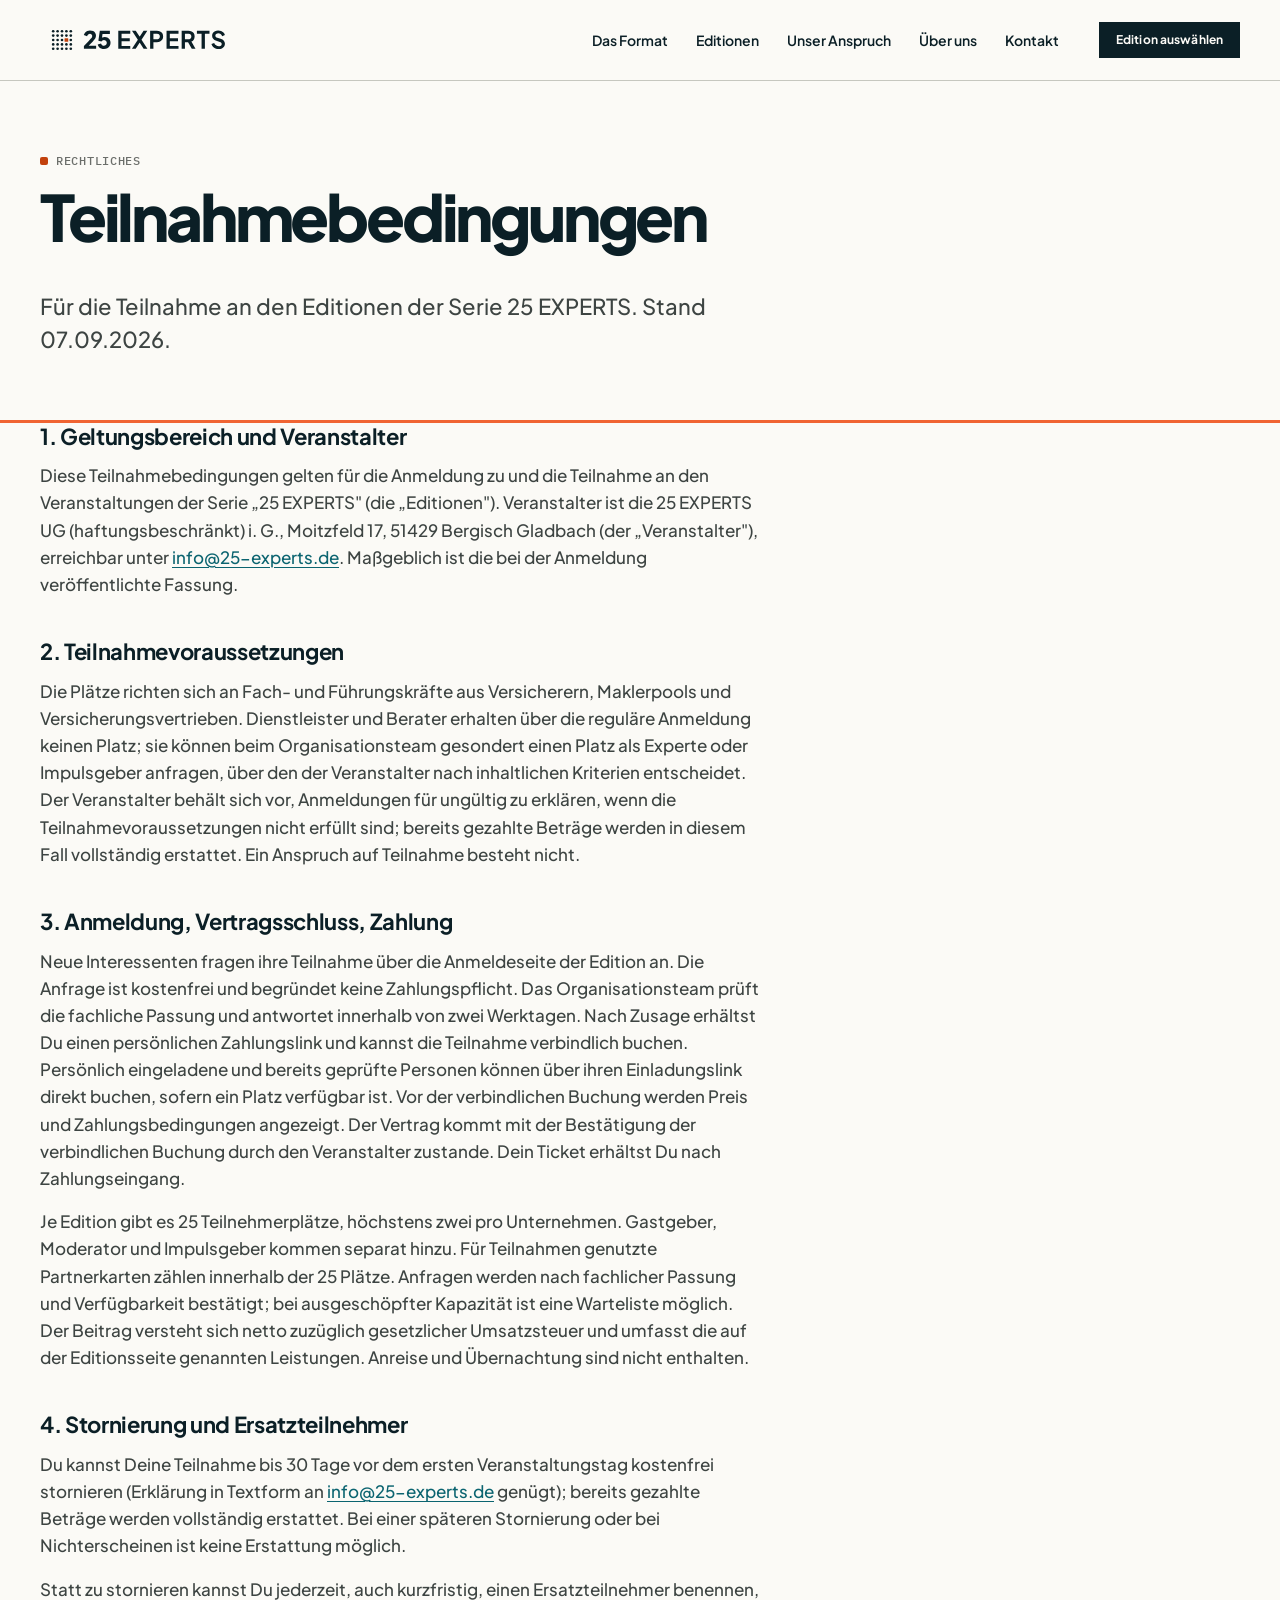
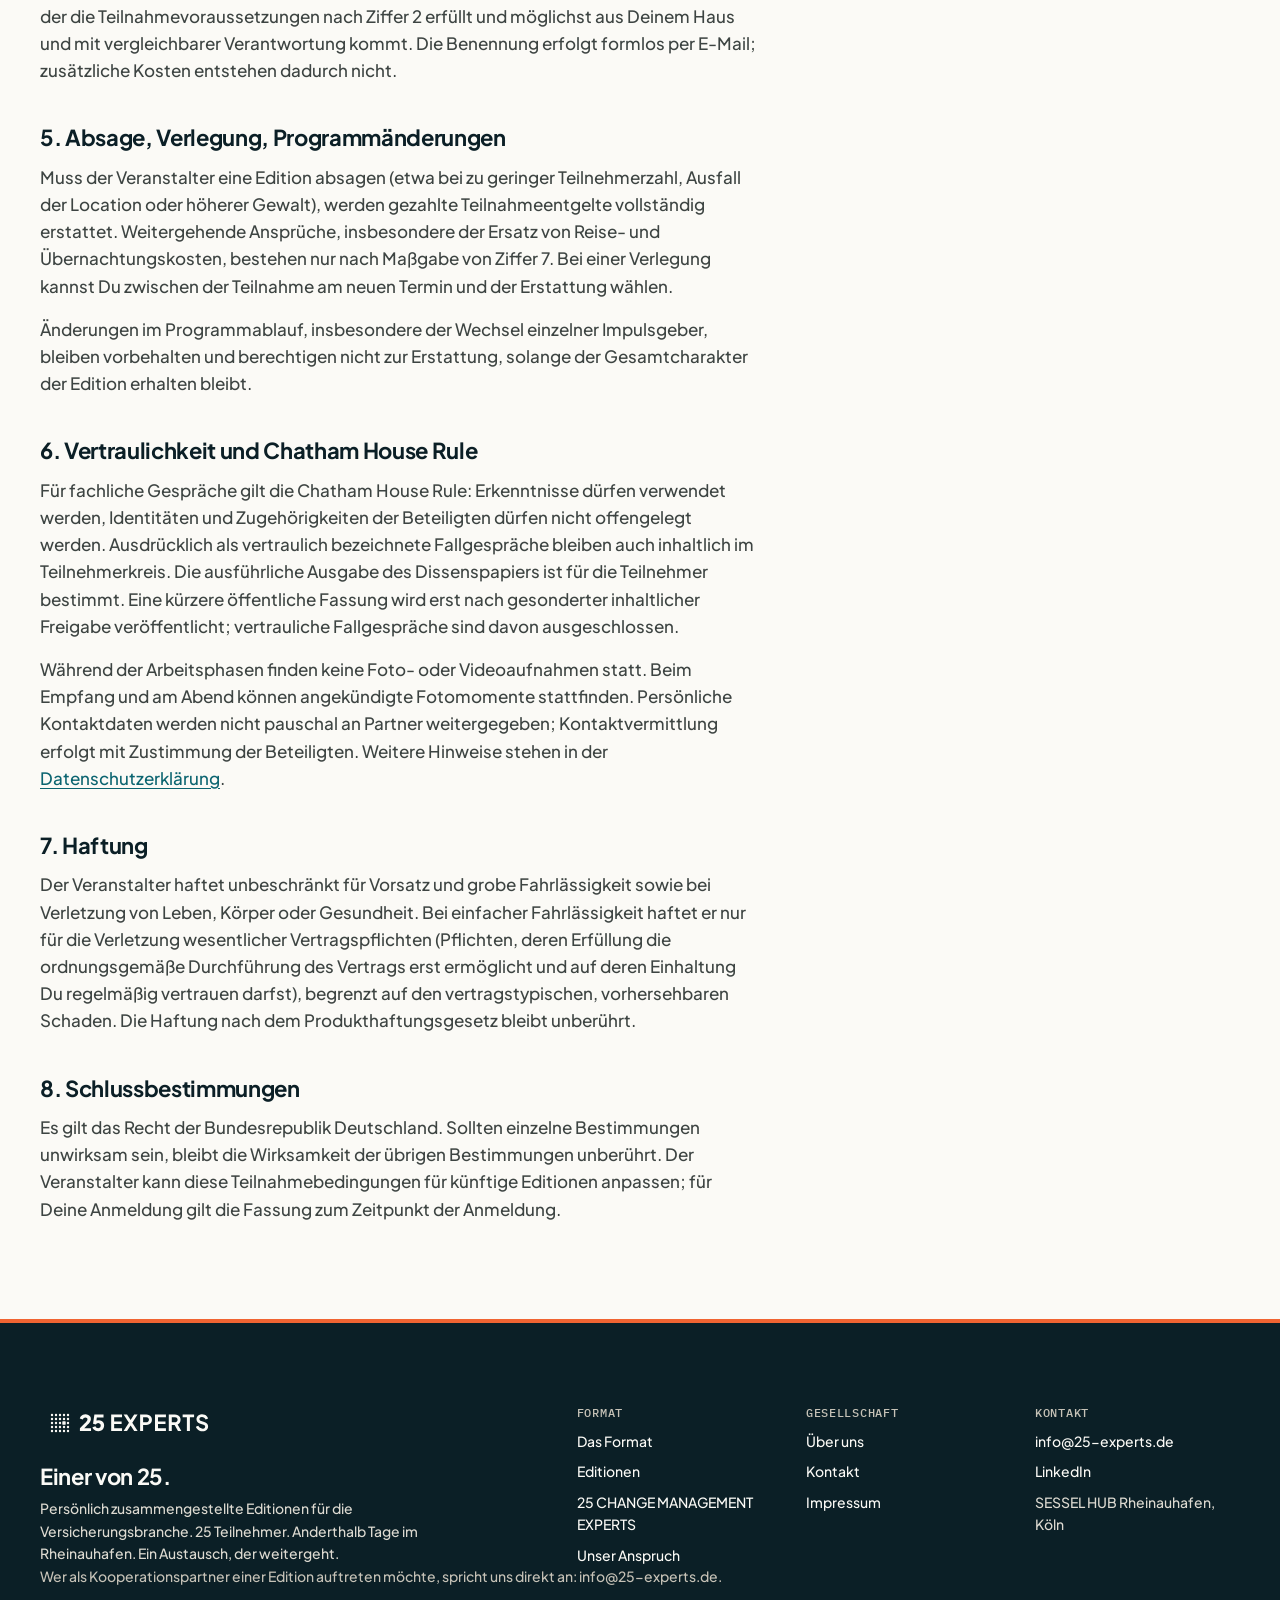
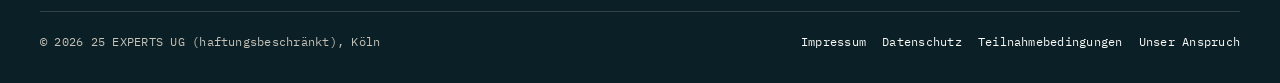
<file: teilnahmebedingungen.html>
<!DOCTYPE html>
<html lang="de">
<head>
  <meta charset="utf-8">
  <meta name="viewport" content="width=device-width, initial-scale=1">
  <title>Teilnahmebedingungen · 25 EXPERTS</title>
  <meta name="description" content="Teilnahmebedingungen für die Editionen der Serie 25 EXPERTS: Anmeldung, Zahlung, Stornierung, Ersatzteilnehmer, Absage, Vertraulichkeit.">
  <link rel="canonical" href="https://25-experts.de/teilnahmebedingungen">
  <meta property="og:type" content="website">
  <meta property="og:site_name" content="25 EXPERTS">
  <meta property="og:locale" content="de_DE">
  <meta property="og:title" content="Teilnahmebedingungen · 25 EXPERTS">
  <meta property="og:description" content="Teilnahmebedingungen für die Editionen der Serie 25 EXPERTS: Anmeldung, Zahlung, Stornierung, Ersatzteilnehmer, Absage, Vertraulichkeit.">
  <meta property="og:url" content="https://25-experts.de/teilnahmebedingungen">
  <meta property="og:image" content="https://25-experts.de/assets/img/og/25experts-og.jpg">
  <meta property="og:image:width" content="1200">
  <meta property="og:image:height" content="630">
  <meta property="og:image:alt" content="Einer von 25. 25-experts.de">
  <meta name="twitter:card" content="summary_large_image">
  <meta name="theme-color" content="#0B1F26">
  <link rel="icon" href="assets/img/favicon.svg" type="image/svg+xml">
  <link rel="preload" href="assets/fonts/PlusJakartaSans-ExtraBold.woff2" as="font" type="font/woff2" crossorigin>
  <link rel="preload" href="assets/fonts/PlusJakartaSans-Medium.woff2" as="font" type="font/woff2" crossorigin>
  <link rel="preload" href="assets/fonts/IBMPlexMono-Medium.woff2" as="font" type="font/woff2" crossorigin>
  <link rel="stylesheet" href="assets/css/tokens.css?v=fbc4d914">
  <link rel="stylesheet" href="assets/css/components.css?v=words-20261016">
  <link rel="stylesheet" href="assets/css/site.css?v=words-20261016">
  <link rel="stylesheet" href="assets/css/identity.css?v=words-20261016">
  <script>document.documentElement.classList.add('js');</script>
  <meta name="robots" content="noindex, follow">
</head>
<body>
  <a class="x-skip" href="#inhalt">Zum Inhalt springen</a>
  <header class="x-header" id="x-header">
    <div class="x-container x-header__inner">
      <a class="x-header__logo" href="/" aria-label="25 EXPERTS, zur Startseite">
        <img class="x-logo--light" src="assets/img/25experts-logo-horizontal.svg" alt="25 EXPERTS" width="360" height="80">
        <img class="x-logo--dark" src="assets/img/25experts-logo-horizontal-white.svg" alt="" aria-hidden="true" width="360" height="80">
      </a>
      <button class="x-burger" type="button" aria-expanded="false" aria-controls="x-nav" aria-label="Menü öffnen"><span class="x-burger__lines"><span></span></span></button>
      <nav class="x-nav" id="x-nav" aria-label="Hauptnavigation">
        <ul>
          <li><a href="/format">Das Format</a></li>
          <li><a href="/editionen">Editionen</a></li>
          <li><a href="/neutralitaetskodex">Unser Anspruch</a></li>
          <li><a href="/ueber-uns">Über uns</a></li>
          <li><a href="/kontakt">Kontakt</a></li>
        </ul>
        <a class="x-btn x-btn--primary x-btn--sm" href="/editionen">Edition auswählen</a>
      </nav>
    </div>
  </header>

  <main id="inhalt" tabindex="-1">

    
    <section class="x-pagehead">
      <div class="x-container x-pagehead__inner">
        <div class="x-pagehead__title" data-reveal>
          <p class="x-kicker">Rechtliches</p>
          <h1 class="x-h1">Teilnahmebedingungen</h1>
        </div>
        <div class="x-pagehead__lead" data-reveal><p class="x-lead">Für die Teilnahme an den Editionen der Serie 25 EXPERTS. Stand 07.09.2026.</p></div>
        
      </div>
    </section>
    <section class="x-section x-section--flush-top">
      <div class="x-container">
        <div class="x-content x-prose">
          <h2>1. Geltungsbereich und Veranstalter</h2>
          <p>Diese Teilnahmebedingungen gelten für die Anmeldung zu und die Teilnahme an den Veranstaltungen der Serie „25 EXPERTS" (die „Editionen"). Veranstalter ist die 25 EXPERTS UG (haftungsbeschränkt) i. G., Moitzfeld 17, 51429 Bergisch Gladbach (der „Veranstalter"), erreichbar unter <a href="mailto:info@25-experts.de">info@25-experts.de</a>. Maßgeblich ist die bei der Anmeldung veröffentlichte Fassung.</p>
          <h2>2. Teilnahmevoraussetzungen</h2>
          <p>Die Plätze richten sich an Fach- und Führungskräfte aus Versicherern, Maklerpools und Versicherungsvertrieben. Dienstleister und Berater erhalten über die reguläre Anmeldung keinen Platz; sie können beim Organisationsteam gesondert einen Platz als Experte oder Impulsgeber anfragen, über den der Veranstalter nach inhaltlichen Kriterien entscheidet. Der Veranstalter behält sich vor, Anmeldungen für ungültig zu erklären, wenn die Teilnahmevoraussetzungen nicht erfüllt sind; bereits gezahlte Beträge werden in diesem Fall vollständig erstattet. Ein Anspruch auf Teilnahme besteht nicht.</p>
          <h2>3. Anmeldung, Vertragsschluss, Zahlung</h2>
          <p>Neue Interessenten fragen ihre Teilnahme über die Anmeldeseite der Edition an. Die Anfrage ist kostenfrei und begründet keine Zahlungspflicht. Das Organisationsteam prüft die fachliche Passung und antwortet innerhalb von zwei Werktagen. Nach Zusage erhältst Du einen persönlichen Zahlungslink und kannst die Teilnahme verbindlich buchen. Persönlich eingeladene und bereits geprüfte Personen können über ihren Einladungslink direkt buchen, sofern ein Platz verfügbar ist. Vor der verbindlichen Buchung werden Preis und Zahlungsbedingungen angezeigt. Der Vertrag kommt mit der Bestätigung der verbindlichen Buchung durch den Veranstalter zustande. Dein Ticket erhältst Du nach Zahlungseingang.</p>
          <p>Je Edition gibt es 25 Teilnehmerplätze, höchstens zwei pro Unternehmen. Gastgeber, Moderator und Impulsgeber kommen separat hinzu. Für Teilnahmen genutzte Partnerkarten zählen innerhalb der 25 Plätze. Anfragen werden nach fachlicher Passung und Verfügbarkeit bestätigt; bei ausgeschöpfter Kapazität ist eine Warteliste möglich. Der Beitrag versteht sich netto zuzüglich gesetzlicher Umsatzsteuer und umfasst die auf der Editionsseite genannten Leistungen. Anreise und Übernachtung sind nicht enthalten.</p>
          <h2>4. Stornierung und Ersatzteilnehmer</h2>
          <p>Du kannst Deine Teilnahme bis 30 Tage vor dem ersten Veranstaltungstag kostenfrei stornieren (Erklärung in Textform an <a href="mailto:info@25-experts.de">info@25-experts.de</a> genügt); bereits gezahlte Beträge werden vollständig erstattet. Bei einer späteren Stornierung oder bei Nichterscheinen ist keine Erstattung möglich.</p>
          <p>Statt zu stornieren kannst Du jederzeit, auch kurzfristig, einen Ersatzteilnehmer benennen, der die Teilnahmevoraussetzungen nach Ziffer 2 erfüllt und möglichst aus Deinem Haus und mit vergleichbarer Verantwortung kommt. Die Benennung erfolgt formlos per E-Mail; zusätzliche Kosten entstehen dadurch nicht.</p>
          <h2>5. Absage, Verlegung, Programmänderungen</h2>
          <p>Muss der Veranstalter eine Edition absagen (etwa bei zu geringer Teilnehmerzahl, Ausfall der Location oder höherer Gewalt), werden gezahlte Teilnahmeentgelte vollständig erstattet. Weitergehende Ansprüche, insbesondere der Ersatz von Reise- und Übernachtungskosten, bestehen nur nach Maßgabe von Ziffer 7. Bei einer Verlegung kannst Du zwischen der Teilnahme am neuen Termin und der Erstattung wählen.</p>
          <p>Änderungen im Programmablauf, insbesondere der Wechsel einzelner Impulsgeber, bleiben vorbehalten und berechtigen nicht zur Erstattung, solange der Gesamtcharakter der Edition erhalten bleibt.</p>
          <h2>6. Vertraulichkeit und Chatham House Rule</h2>
          <p>Für fachliche Gespräche gilt die Chatham House Rule: Erkenntnisse dürfen verwendet werden, Identitäten und Zugehörigkeiten der Beteiligten dürfen nicht offengelegt werden. Ausdrücklich als vertraulich bezeichnete Fallgespräche bleiben auch inhaltlich im Teilnehmerkreis. Die ausführliche Ausgabe des Dissenspapiers ist für die Teilnehmer bestimmt. Eine kürzere öffentliche Fassung wird erst nach gesonderter inhaltlicher Freigabe veröffentlicht; vertrauliche Fallgespräche sind davon ausgeschlossen.</p>
          <p>Während der Arbeitsphasen finden keine Foto- oder Videoaufnahmen statt. Beim Empfang und am Abend können angekündigte Fotomomente stattfinden. Persönliche Kontaktdaten werden nicht pauschal an Partner weitergegeben; Kontaktvermittlung erfolgt mit Zustimmung der Beteiligten. Weitere Hinweise stehen in der <a href="/datenschutz">Datenschutzerklärung</a>.</p>
          <h2>7. Haftung</h2>
          <p>Der Veranstalter haftet unbeschränkt für Vorsatz und grobe Fahrlässigkeit sowie bei Verletzung von Leben, Körper oder Gesundheit. Bei einfacher Fahrlässigkeit haftet er nur für die Verletzung wesentlicher Vertragspflichten (Pflichten, deren Erfüllung die ordnungsgemäße Durchführung des Vertrags erst ermöglicht und auf deren Einhaltung Du regelmäßig vertrauen darfst), begrenzt auf den vertragstypischen, vorhersehbaren Schaden. Die Haftung nach dem Produkthaftungsgesetz bleibt unberührt.</p>
          <h2>8. Schlussbestimmungen</h2>
          <p>Es gilt das Recht der Bundesrepublik Deutschland. Sollten einzelne Bestimmungen unwirksam sein, bleibt die Wirksamkeit der übrigen Bestimmungen unberührt. Der Veranstalter kann diese Teilnahmebedingungen für künftige Editionen anpassen; für Deine Anmeldung gilt die Fassung zum Zeitpunkt der Anmeldung.</p>
        </div>
      </div>
    </section>

  </main>

  <footer class="x-footer" role="contentinfo">
    <div class="x-container">
      <div class="x-footer__grid">
        <div class="x-footer__brand">
          <a href="/" aria-label="25 EXPERTS, zur Startseite"><img src="assets/img/25experts-logo-horizontal-mono-white.svg" alt="25 EXPERTS" width="360" height="80"></a>
          <p class="x-footer__claim">Einer von 25.</p>
          <p>Persönlich zusammengestellte Editionen für die Versicherungsbranche. 25 Teilnehmer. Anderthalb Tage im Rheinauhafen. Ein Austausch, der weitergeht.</p>
        </div>
        <div>
          <p class="x-footer__title">Format</p>
          <ul>
            <li><a href="/format">Das Format</a></li>
            <li><a href="/editionen">Editionen</a></li>
            <li><a href="/editionen/change-management/">25 CHANGE MANAGEMENT EXPERTS</a></li>
            <li><a href="/neutralitaetskodex">Unser Anspruch</a></li>
          </ul>
        </div>
        <div>
          <p class="x-footer__title">Gesellschaft</p>
          <ul>
            <li><a href="/ueber-uns">Über uns</a></li>
            <li><a href="/kontakt">Kontakt</a></li>
            <li><a href="/impressum">Impressum</a></li>
          </ul>
        </div>
        <div>
          <p class="x-footer__title">Kontakt</p>
          <ul>
            <li><a href="mailto:info@25-experts.de">info@25-experts.de</a></li>
            <li><a href="https://www.linkedin.com/company/141373969/" rel="noopener">LinkedIn</a></li>
            <li>SESSEL HUB Rheinauhafen, Köln</li>
          </ul>
        </div>
      </div>
      <p class="x-footer__fine">Wer als Kooperationspartner einer Edition auftreten möchte, spricht uns direkt an: info@25-experts.de.</p>
      
      <div class="x-footer__bottom">
        <span>&copy; 2026 25 EXPERTS UG (haftungsbeschränkt), Köln</span>
        <ul>
          <li><a href="/impressum">Impressum</a></li>
          <li><a href="/datenschutz">Datenschutz</a></li>
          <li><a href="/teilnahmebedingungen">Teilnahmebedingungen</a></li>
          <li><a href="/neutralitaetskodex">Unser Anspruch</a></li>
        </ul>
      </div>
    </div>
  </footer>
  <script src="assets/js/site.js?v=0d2043a8" defer></script>
</body>
</html>
</file>
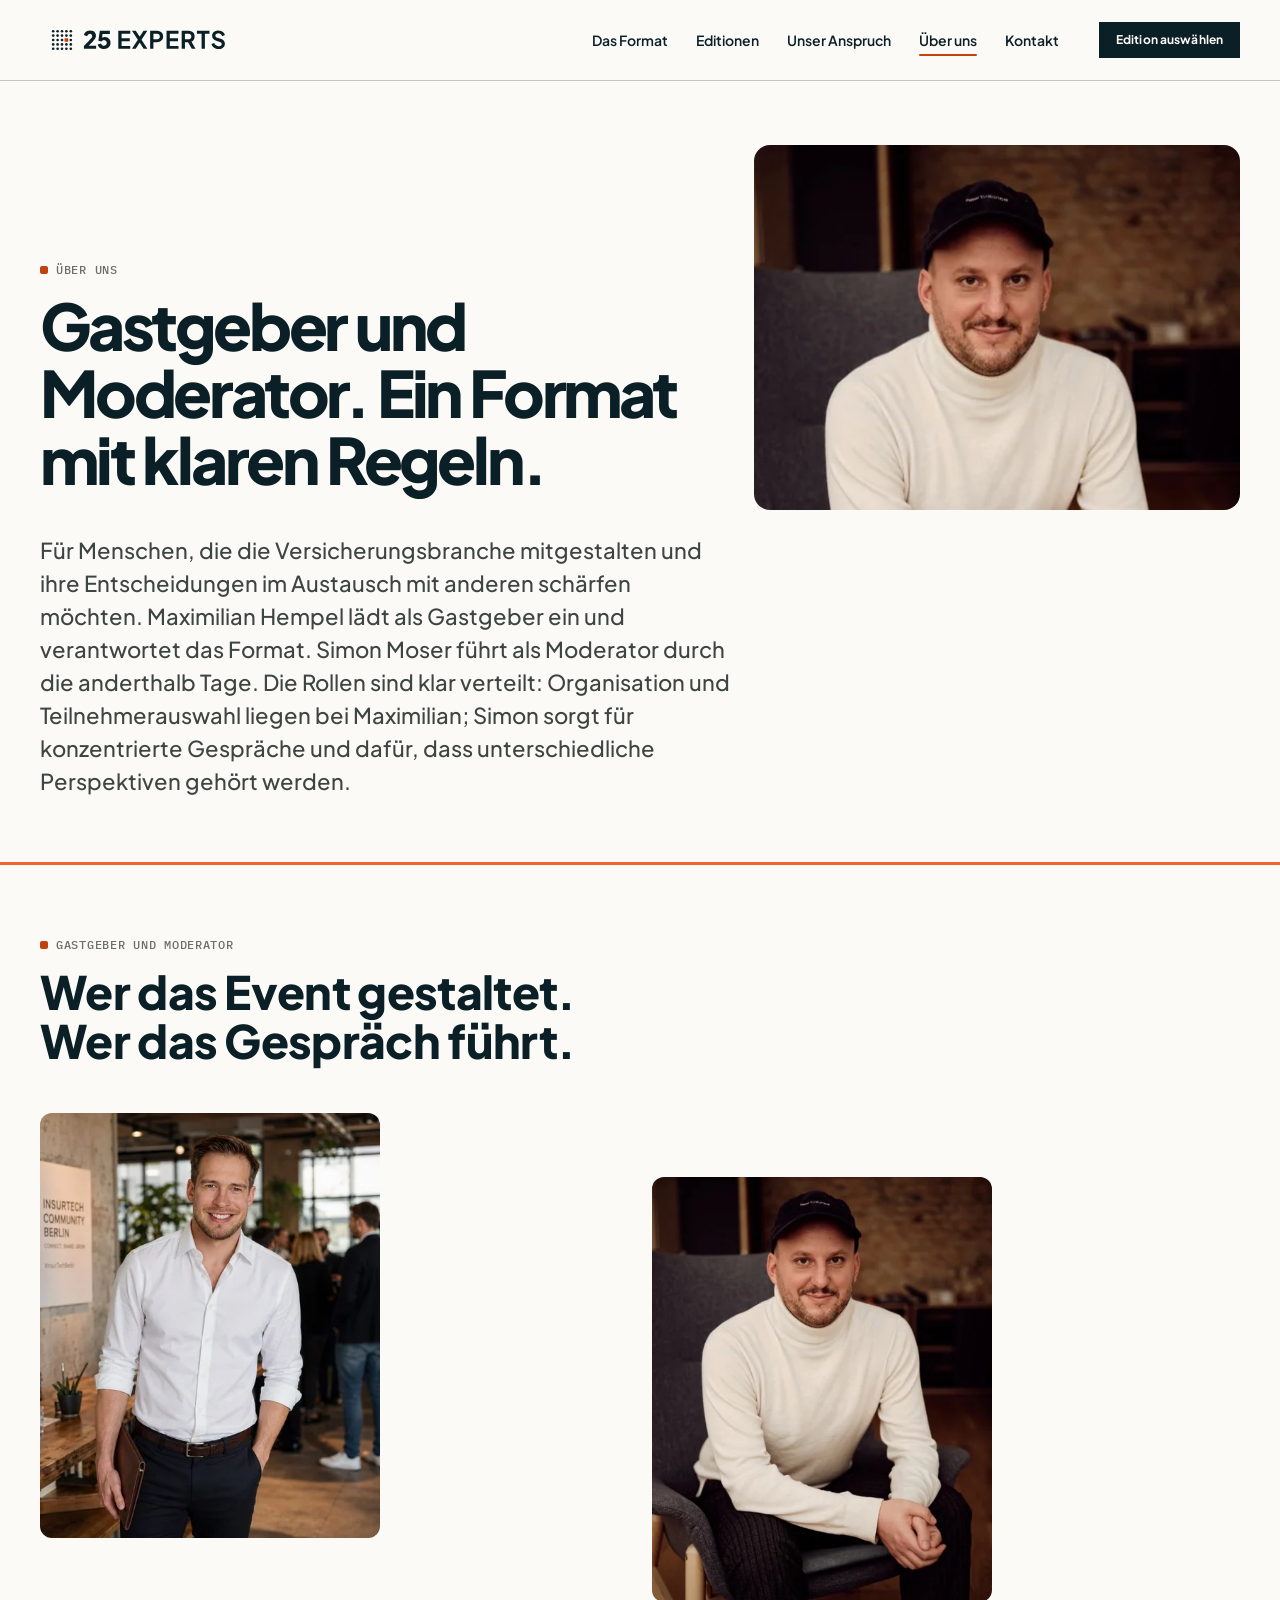
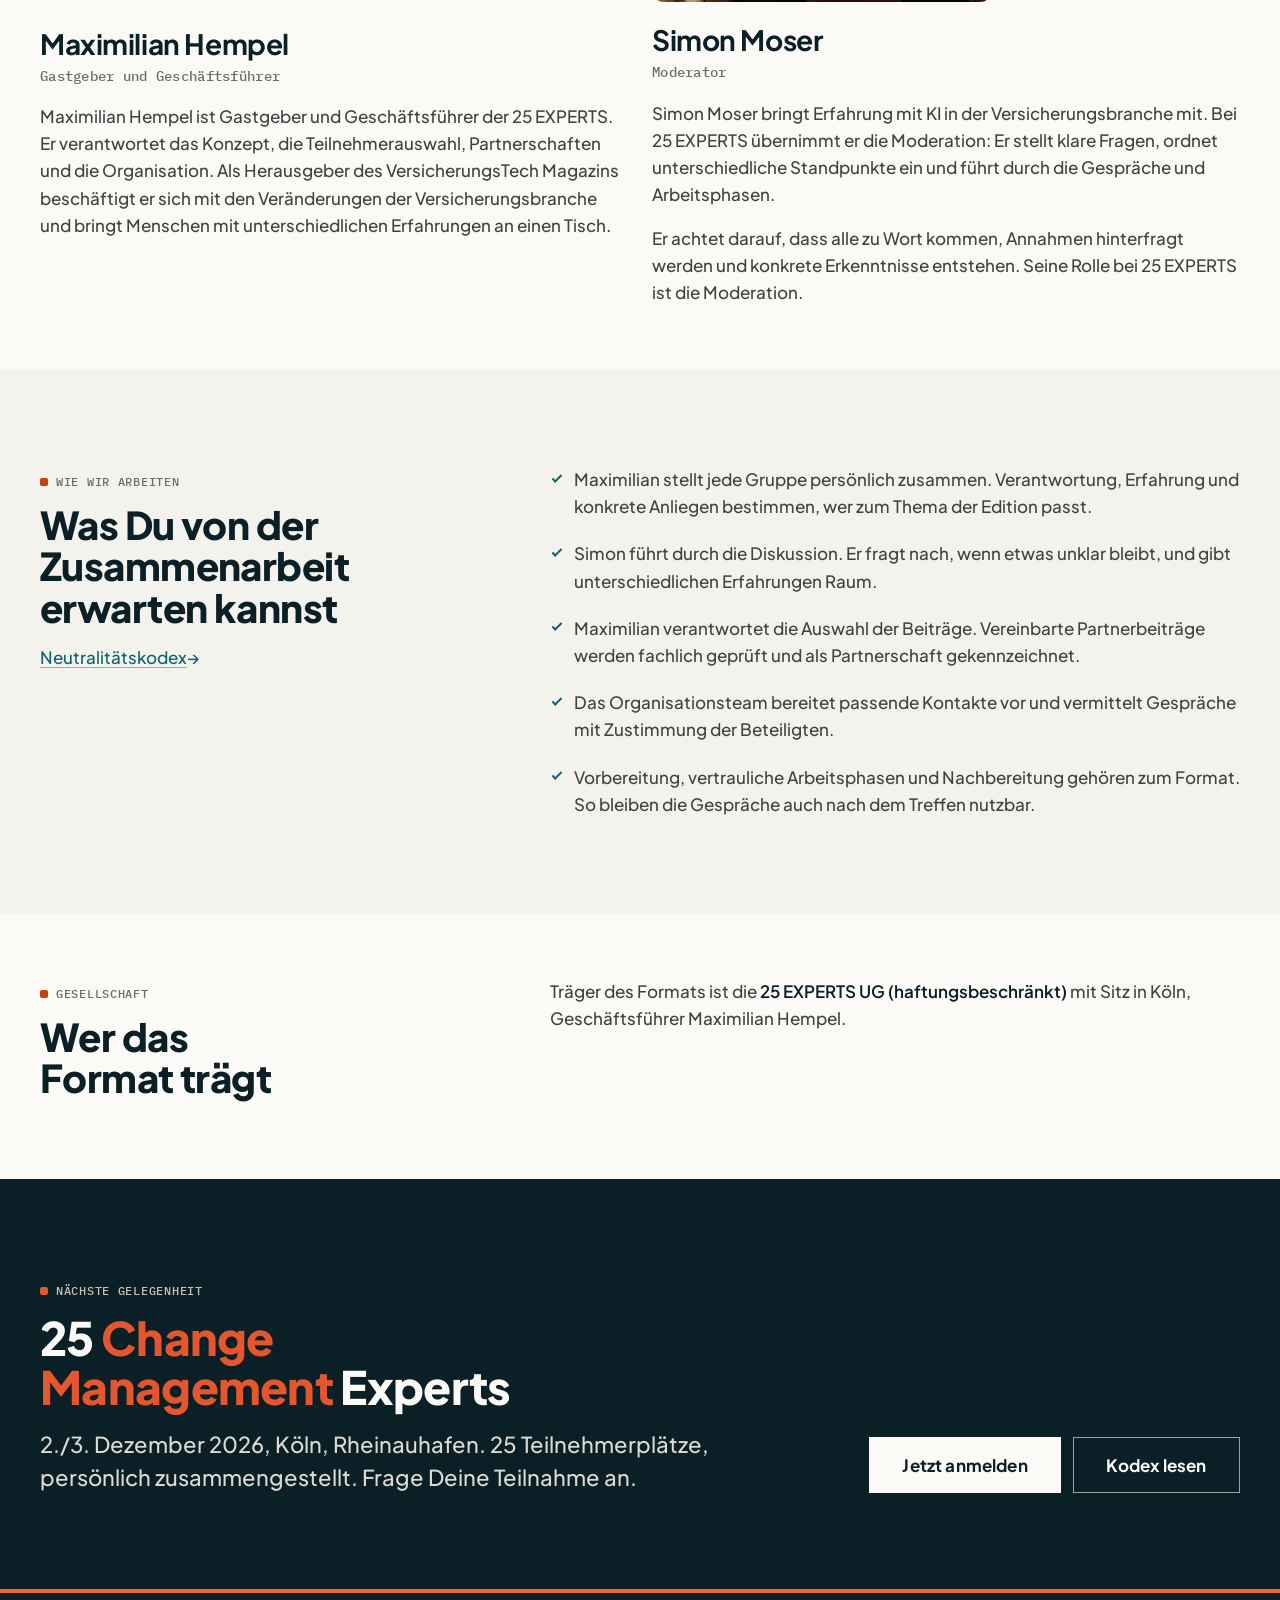
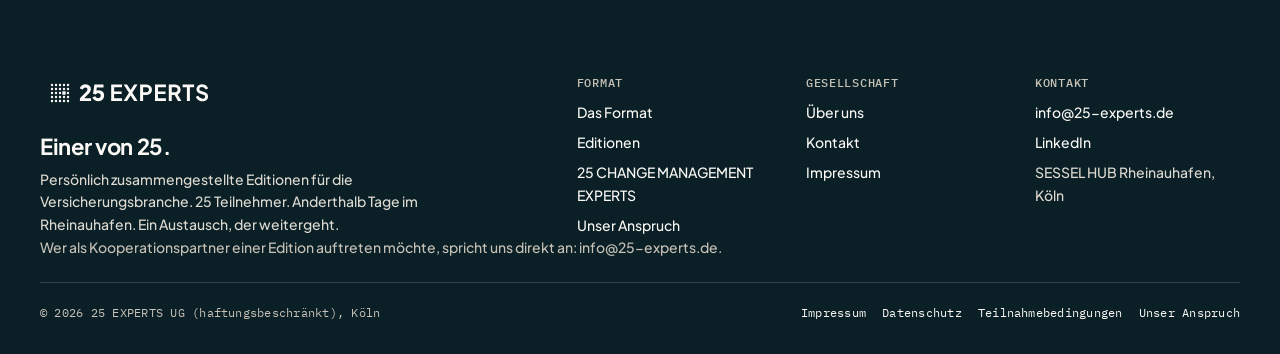
<file: ueber-uns.html>
<!DOCTYPE html>
<html lang="de">
<head>
  <meta charset="utf-8">
  <meta name="viewport" content="width=device-width, initial-scale=1">
  <title>Über uns: Gastgeber und Moderator · 25 EXPERTS</title>
  <meta name="description" content="Maximilian Hempel ist Gastgeber und Geschäftsführer von 25 EXPERTS, Simon Moser moderiert. Wer das Expertentreffen gestaltet und wie wir arbeiten.">
  <link rel="canonical" href="https://25-experts.de/ueber-uns">
  <meta property="og:type" content="website">
  <meta property="og:site_name" content="25 EXPERTS">
  <meta property="og:locale" content="de_DE">
  <meta property="og:title" content="Über uns: Gastgeber und Moderator · 25 EXPERTS">
  <meta property="og:description" content="Maximilian Hempel ist Gastgeber und Geschäftsführer von 25 EXPERTS, Simon Moser moderiert. Wer das Expertentreffen gestaltet und wie wir arbeiten.">
  <meta property="og:url" content="https://25-experts.de/ueber-uns">
  <meta property="og:image" content="https://25-experts.de/assets/img/og/25experts-og.jpg">
  <meta property="og:image:width" content="1200">
  <meta property="og:image:height" content="630">
  <meta property="og:image:alt" content="Einer von 25. 25-experts.de">
  <meta name="twitter:card" content="summary_large_image">
  <meta name="theme-color" content="#0B1F26">
  <link rel="icon" href="assets/img/favicon.svg" type="image/svg+xml">
  <link rel="preload" href="assets/fonts/PlusJakartaSans-ExtraBold.woff2" as="font" type="font/woff2" crossorigin>
  <link rel="preload" href="assets/fonts/PlusJakartaSans-Medium.woff2" as="font" type="font/woff2" crossorigin>
  <link rel="preload" href="assets/fonts/IBMPlexMono-Medium.woff2" as="font" type="font/woff2" crossorigin>
  <link rel="stylesheet" href="assets/css/tokens.css?v=fbc4d914">
  <link rel="stylesheet" href="assets/css/components.css?v=words-20261016">
  <link rel="stylesheet" href="assets/css/site.css?v=words-20261016">
  <link rel="stylesheet" href="assets/css/identity.css?v=words-20261016">
  <script>document.documentElement.classList.add('js');</script>
  <!-- SEO-LD:START -->
  <script type="application/ld+json">
  {"@context":"https://schema.org","@graph":[{"@type":"Organization","@id":"https://25-experts.de/#organisation","name":"25 EXPERTS","legalName":"25 EXPERTS UG (haftungsbeschränkt)","url":"https://25-experts.de/","logo":{"@type":"ImageObject","url":"https://25-experts.de/assets/img/25experts-logo-horizontal.png"},"image":"https://25-experts.de/assets/img/og/25experts-og.jpg","slogan":"Einer von 25.","description":"25 EXPERTS ist ein Expertentreffen für die Versicherungsbranche: kuratierte Editionen mit je 25 Fach- und Führungskräften aus Versicherern, Maklerpools und Versicherungsvertrieben, anderthalb Tage im Kölner Rheinauhafen, zu Themen wie Change Management, KI im Vertrieb, Informationssicherheit, Operations, Daten und Nachhaltigkeit.","email":"info@25-experts.de","address":{"@type":"PostalAddress","streetAddress":"Moitzfeld 17","postalCode":"51429","addressLocality":"Bergisch Gladbach","addressCountry":"DE"},"knowsAbout":["Versicherungsbranche","Künstliche Intelligenz in der Versicherung","Change Management","Versicherungsvertrieb","Informationssicherheit","Operations","Daten und Analytics","Nachhaltigkeit in der Versicherung","Führung"],"founder":{"@id":"https://25-experts.de/ueber-uns#maximilian-hempel"},"sameAs":["https://www.linkedin.com/company/141373969/"]},{"@type":"WebSite","@id":"https://25-experts.de/#website","url":"https://25-experts.de/","name":"25 EXPERTS","inLanguage":"de-DE","publisher":{"@id":"https://25-experts.de/#organisation"}},{"@type":"Person","@id":"https://25-experts.de/ueber-uns#maximilian-hempel","name":"Maximilian Hempel","jobTitle":"Gastgeber und Geschäftsführer","description":"Gastgeber und Geschäftsführer von 25 EXPERTS; Herausgeber des VersicherungsTech Magazins.","image":"https://25-experts.de/assets/img/max-hempel-960.webp","worksFor":{"@id":"https://25-experts.de/#organisation"},"sameAs":["https://www.linkedin.com/in/maximilianhempel/"]},{"@type":"Person","@id":"https://25-experts.de/ueber-uns#simon-moser","name":"Simon Moser","jobTitle":"Moderator","description":"Moderator von 25 EXPERTS mit Erfahrung mit KI in der Versicherungsbranche.","image":"https://25-experts.de/assets/img/simon-moser-20260929-960.webp","sameAs":["https://www.linkedin.com/in/moser-simon/"]},{"@type":"AboutPage","@id":"https://25-experts.de/ueber-uns#webpage","url":"https://25-experts.de/ueber-uns","name":"Über uns: Gastgeber und Moderator · 25 EXPERTS","description":"Maximilian Hempel ist Gastgeber und Geschäftsführer von 25 EXPERTS, Simon Moser moderiert. Wer das Expertentreffen gestaltet und wie wir arbeiten.","inLanguage":"de-DE","isPartOf":{"@id":"https://25-experts.de/#website"},"publisher":{"@id":"https://25-experts.de/#organisation"},"breadcrumb":{"@id":"https://25-experts.de/ueber-uns#breadcrumb"},"mainEntity":[{"@id":"https://25-experts.de/ueber-uns#maximilian-hempel"},{"@id":"https://25-experts.de/ueber-uns#simon-moser"}]},{"@type":"BreadcrumbList","@id":"https://25-experts.de/ueber-uns#breadcrumb","itemListElement":[{"@type":"ListItem","position":1,"name":"Startseite","item":"https://25-experts.de/"},{"@type":"ListItem","position":2,"name":"Über uns","item":"https://25-experts.de/ueber-uns"}]}]}
  </script>
  <!-- SEO-LD:END -->
</head>
<body>
  <a class="x-skip" href="#inhalt">Zum Inhalt springen</a>
  <header class="x-header" id="x-header">
    <div class="x-container x-header__inner">
      <a class="x-header__logo" href="/" aria-label="25 EXPERTS, zur Startseite">
        <img class="x-logo--light" src="assets/img/25experts-logo-horizontal.svg" alt="25 EXPERTS" width="360" height="80">
        <img class="x-logo--dark" src="assets/img/25experts-logo-horizontal-white.svg" alt="" aria-hidden="true" width="360" height="80">
      </a>
      <button class="x-burger" type="button" aria-expanded="false" aria-controls="x-nav" aria-label="Menü öffnen"><span class="x-burger__lines"><span></span></span></button>
      <nav class="x-nav" id="x-nav" aria-label="Hauptnavigation">
        <ul>
          <li><a href="/format">Das Format</a></li>
          <li><a href="/editionen">Editionen</a></li>
          <li><a href="/neutralitaetskodex">Unser Anspruch</a></li>
          <li><a href="/ueber-uns" aria-current="page">Über uns</a></li>
          <li><a href="/kontakt">Kontakt</a></li>
        </ul>
        <a class="x-btn x-btn--primary x-btn--sm" href="/editionen">Edition auswählen</a>
      </nav>
    </div>
  </header>

  <main id="inhalt" tabindex="-1">

    
    <section class="x-pagehead">
      <div class="x-container x-pagehead__inner">
        <div class="x-pagehead__title" data-reveal>
          <p class="x-kicker">Über uns</p>
          <h1 class="x-h1">Gastgeber und Moderator. Ein Format mit klaren Regeln.</h1>
        </div>
        <div class="x-pagehead__lead" data-reveal><p class="x-lead">Für Menschen, die die Versicherungsbranche mitgestalten und ihre Entscheidungen im Austausch mit anderen schärfen möchten. Maximilian Hempel lädt als Gastgeber ein und verantwortet das Format. Simon Moser führt als Moderator durch die anderthalb Tage. Die Rollen sind klar verteilt: Organisation und Teilnehmerauswahl liegen bei Maximilian; Simon sorgt für konzentrierte Gespräche und dafür, dass unterschiedliche Perspektiven gehört werden.</p></div>
        <div class="x-pagehead__photo" data-reveal><img src="assets/img/simon-moser-20260929-960.webp" srcset="assets/img/simon-moser-20260929-480.webp 480w, assets/img/simon-moser-20260929-960.webp 960w" sizes="(max-width:700px) 45vw, (max-width:1000px) 45vw, 400px" alt="Simon Moser, Moderator" width="1179" height="1549" style="object-position:center top" fetchpriority="high"></div>
      </div>
    </section>

    <section class="x-section x-section--tight" aria-labelledby="gast-h">
      <div class="x-container">
        <div class="x-section__head" data-reveal>
          <p class="x-kicker">Gastgeber und Moderator</p>
          <h2 id="gast-h" class="x-h2">Wer das Event gestaltet. Wer das Gespräch führt.</h2>
        </div>
        <div class="x-persons" data-reveal-group>
          <article class="x-person x-person--foto">
            <div class="x-person__foto"><img src="assets/img/max-hempel-960.webp" srcset="assets/img/max-hempel-480.webp 480w, assets/img/max-hempel-960.webp 960w" sizes="(max-width:700px) 45vw, (max-width:1000px) 45vw, 400px" alt="Maximilian Hempel, Gastgeber und Geschäftsführer" width="960" height="1200" loading="lazy" decoding="async"></div>
            <div class="x-person__body">
              <h3 class="x-h3">Maximilian Hempel</h3>
              <p class="x-meta">Gastgeber und Geschäftsführer</p>
              <p>Maximilian Hempel ist Gastgeber und Geschäftsführer der 25 EXPERTS. Er verantwortet das Konzept, die Teilnehmerauswahl, Partnerschaften und die Organisation. Als Herausgeber des VersicherungsTech Magazins beschäftigt er sich mit den Veränderungen der Versicherungsbranche und bringt Menschen mit unterschiedlichen Erfahrungen an einen Tisch.</p>
            </div>
          </article>
          <article class="x-person x-person--offset x-person--foto">
            <div class="x-person__foto"><img src="assets/img/simon-moser-20260929-960.webp" srcset="assets/img/simon-moser-20260929-480.webp 480w, assets/img/simon-moser-20260929-960.webp 960w" sizes="(max-width:700px) 45vw, (max-width:1000px) 45vw, 400px" alt="Simon Moser, Moderator" width="1179" height="1549" loading="lazy" decoding="async"></div>
            <div class="x-person__body">
              <h3 class="x-h3">Simon Moser</h3>
              <p class="x-meta">Moderator</p>
              <p>Simon Moser bringt Erfahrung mit KI in der Versicherungsbranche mit. Bei 25 EXPERTS übernimmt er die Moderation: Er stellt klare Fragen, ordnet unterschiedliche Standpunkte ein und führt durch die Gespräche und Arbeitsphasen.</p>
              <p>Er achtet darauf, dass alle zu Wort kommen, Annahmen hinterfragt werden und konkrete Erkenntnisse entstehen. Seine Rolle bei 25 EXPERTS ist die Moderation.</p>
            </div>
          </article>
        </div>
      </div>
    </section>

    <section class="x-section x-section--muted" aria-labelledby="arbeit-h">
      <div class="x-container x-split">
        <div class="x-split__lead" data-reveal>
          <p class="x-kicker">Wie wir arbeiten</p>
          <h2 id="arbeit-h" class="x-h2">Was Du von der Zusammenarbeit erwarten kannst</h2>
          <p><a class="x-link x-link--arrow" href="/neutralitaetskodex">Neutralitätskodex</a></p>
        </div>
        <div class="x-split__body" data-reveal>
          <ul class="x-list x-list--check x-list--loose">
            <li>Maximilian stellt jede Gruppe persönlich zusammen. Verantwortung, Erfahrung und konkrete Anliegen bestimmen, wer zum Thema der Edition passt.</li>
            <li>Simon führt durch die Diskussion. Er fragt nach, wenn etwas unklar bleibt, und gibt unterschiedlichen Erfahrungen Raum.</li>
            <li>Maximilian verantwortet die Auswahl der Beiträge. Vereinbarte Partnerbeiträge werden fachlich geprüft und als Partnerschaft gekennzeichnet.</li>
            <li>Das Organisationsteam bereitet passende Kontakte vor und vermittelt Gespräche mit Zustimmung der Beteiligten.</li>
            <li>Vorbereitung, vertrauliche Arbeitsphasen und Nachbereitung gehören zum Format. So bleiben die Gespräche auch nach dem Treffen nutzbar.</li>
          </ul>
        </div>
      </div>
    </section>

    <section class="x-section x-section--tight" aria-labelledby="ges-h">
      <div class="x-container x-split">
        <div class="x-split__lead" data-reveal>
          <p class="x-kicker">Gesellschaft</p>
          <h2 id="ges-h" class="x-h2">Wer das Format trägt</h2>
        </div>
        <div class="x-split__body" data-reveal>
          <p>Träger des Formats ist die <strong>25 EXPERTS UG (haftungsbeschränkt)</strong> mit Sitz in Köln, Geschäftsführer Maximilian Hempel.</p>
        </div>
      </div>
    </section>

    <section class="x-section x-section--ink x-dark x-cta" aria-labelledby="cta-h">
      <div class="x-container x-cta__inner">
        <div data-reveal>
          <p class="x-kicker">Nächste Gelegenheit</p>
          <h2 id="cta-h" class="x-h2">25 <span class="x-fn">Change Management</span> Experts</h2>
          <p class="x-lead" style="color:var(--x-neutral-200)">2./3. Dezember 2026, Köln, Rheinauhafen. 25 Teilnehmerplätze, persönlich zusammengestellt. Frage Deine Teilnahme an.</p>
        </div>
        <div class="x-actions" data-reveal>
          <a class="x-btn x-btn--on-dark x-btn--lg" href="/editionen/change-management/anmeldung">Jetzt anmelden</a>
          <a class="x-btn x-btn--on-dark-outline x-btn--lg" href="/neutralitaetskodex">Kodex lesen</a>
        </div>
      </div>
    </section>

  </main>

  <footer class="x-footer" role="contentinfo">
    <div class="x-container">
      <div class="x-footer__grid">
        <div class="x-footer__brand">
          <a href="/" aria-label="25 EXPERTS, zur Startseite"><img src="assets/img/25experts-logo-horizontal-mono-white.svg" alt="25 EXPERTS" width="360" height="80"></a>
          <p class="x-footer__claim">Einer von 25.</p>
          <p>Persönlich zusammengestellte Editionen für die Versicherungsbranche. 25 Teilnehmer. Anderthalb Tage im Rheinauhafen. Ein Austausch, der weitergeht.</p>
        </div>
        <div>
          <p class="x-footer__title">Format</p>
          <ul>
            <li><a href="/format">Das Format</a></li>
            <li><a href="/editionen">Editionen</a></li>
            <li><a href="/editionen/change-management/">25 CHANGE MANAGEMENT EXPERTS</a></li>
            <li><a href="/neutralitaetskodex">Unser Anspruch</a></li>
          </ul>
        </div>
        <div>
          <p class="x-footer__title">Gesellschaft</p>
          <ul>
            <li><a href="/ueber-uns">Über uns</a></li>
            <li><a href="/kontakt">Kontakt</a></li>
            <li><a href="/impressum">Impressum</a></li>
          </ul>
        </div>
        <div>
          <p class="x-footer__title">Kontakt</p>
          <ul>
            <li><a href="mailto:info@25-experts.de">info@25-experts.de</a></li>
            <li><a href="https://www.linkedin.com/company/141373969/" rel="noopener">LinkedIn</a></li>
            <li>SESSEL HUB Rheinauhafen, Köln</li>
          </ul>
        </div>
      </div>
      <p class="x-footer__fine">Wer als Kooperationspartner einer Edition auftreten möchte, spricht uns direkt an: info@25-experts.de.</p>
      
      <div class="x-footer__bottom">
        <span>&copy; 2026 25 EXPERTS UG (haftungsbeschränkt), Köln</span>
        <ul>
          <li><a href="/impressum">Impressum</a></li>
          <li><a href="/datenschutz">Datenschutz</a></li>
          <li><a href="/teilnahmebedingungen">Teilnahmebedingungen</a></li>
          <li><a href="/neutralitaetskodex">Unser Anspruch</a></li>
        </ul>
      </div>
    </div>
  </footer>
  <script src="assets/js/site.js?v=0d2043a8" defer></script>
</body>
</html>
</file>
<file: assets/css/tokens.css>
/* 25 EXPERTS — Design Tokens (CSS Custom Properties)
   Generiert aus tokens.json · v2.0.0 · 2026-08-17 · Konzept „Am Tisch."
   Eigenständige Marke. Drei Stimmen: Sans (Raum) / Serif (Mensch) / Mono (Maschine).
   Fotografiegeführt: Event-Fotografie, natürliches Licht, Sesselhub Rheinauhafen. */

@font-face { font-family: 'Plus Jakarta Sans'; font-weight: 500; font-display: swap; src: url('../fonts/PlusJakartaSans-Medium.woff2') format('woff2'); }
@font-face { font-family: 'Plus Jakarta Sans'; font-weight: 600; font-display: swap; src: url('../fonts/PlusJakartaSans-SemiBold.woff2') format('woff2'); }
@font-face { font-family: 'Plus Jakarta Sans'; font-weight: 700; font-display: swap; src: url('../fonts/PlusJakartaSans-Bold.woff2') format('woff2'); }
@font-face { font-family: 'Plus Jakarta Sans'; font-weight: 800; font-display: swap; src: url('../fonts/PlusJakartaSans-ExtraBold.woff2') format('woff2'); }
@font-face { font-family: 'Source Serif 4'; font-weight: 400; font-display: swap; src: url('../fonts/SourceSerif4-Regular.woff2') format('woff2'); }
@font-face { font-family: 'Source Serif 4'; font-weight: 600; font-display: swap; src: url('../fonts/SourceSerif4-SemiBold.woff2') format('woff2'); }
@font-face { font-family: 'IBM Plex Mono'; font-weight: 400; font-display: swap; src: url('../fonts/IBMPlexMono-Regular.woff2') format('woff2'); }
@font-face { font-family: 'IBM Plex Mono'; font-weight: 500; font-display: swap; src: url('../fonts/IBMPlexMono-Medium.woff2') format('woff2'); }
@font-face { font-family: 'IBM Plex Mono'; font-weight: 600; font-display: swap; src: url('../fonts/IBMPlexMono-SemiBold.woff2') format('woff2'); }

:root {
  /* Farbe — Primitive */
  --x-ink-950: #0B1F26; --x-ink-900: #10303A; --x-ink-800: #173F4C; --x-ink-700: #20505F; --x-ink-600: #2B6272;
  --x-petrol-600: #0B6470; --x-petrol-500: #0E7C8B; --x-petrol-100: #D3EBEE; --x-petrol-050: #EAF5F6;
  --x-signal-700: #9A3412; --x-signal-600: #C2410C; --x-signal-500: #E4572E; --x-signal-300: #F5A26B; --x-signal-100: #FEE7D6; --x-signal-050: #FFF4EC;
  --x-paper-0: #FFFFFF; --x-paper-50: #FBFAF6; --x-paper-100: #F4F2EC;
  --x-hafen-100: #DCEBEA; --x-hafen-050: #EEF5F4; --x-wood-200: #E9DCC8; --x-wood-100: #F3ECE0;
  --x-neutral-100: #ECEAE3; --x-neutral-200: #DDDAD1; --x-neutral-300: #C6C2B7; --x-neutral-500: #6B6E6A; --x-neutral-700: #3D4442;

  /* Farbe — Semantik */
  --x-bg: var(--x-paper-50);
  --x-bg-elevated: var(--x-paper-0);
  --x-bg-muted: var(--x-paper-100);
  --x-bg-soft: var(--x-hafen-050);
  --x-scrim: linear-gradient(180deg, rgba(11,31,38,0) 0%, rgba(11,31,38,.55) 60%, rgba(11,31,38,.85) 100%);
  --x-scrim-side: linear-gradient(90deg, rgba(11,31,38,.82) 0%, rgba(11,31,38,.45) 55%, rgba(11,31,38,0) 100%);
  --x-bg-inverse: var(--x-ink-950);
  --x-text: var(--x-ink-950);
  --x-text-body: var(--x-neutral-700);
  --x-text-muted: var(--x-neutral-500);
  --x-text-inverse: var(--x-paper-50);
  --x-action: var(--x-petrol-600);
  --x-action-hover: var(--x-ink-800);
  --x-action-soft: var(--x-petrol-050);
  --x-accent: var(--x-signal-600);
  --x-accent-hover: var(--x-signal-700);
  --x-accent-soft: var(--x-signal-050);
  --x-accent-on-dark: var(--x-signal-300);
  --x-border: var(--x-neutral-200);
  --x-border-strong: var(--x-neutral-300);
  --x-focus: var(--x-signal-600);
  --x-success: #1F6B3A; --x-warning: #8A5A00; --x-danger: #A32D2D;

  /* Typografie */
  --x-font-display: 'Plus Jakarta Sans', 'Aptos Display', 'Segoe UI', Arial, sans-serif;
  --x-font-text: 'Plus Jakarta Sans', 'Segoe UI', Arial, sans-serif;
  --x-font-serif: 'Source Serif 4', 'Iowan Old Style', 'Palatino Linotype', Georgia, serif;
  --x-font-mono: 'IBM Plex Mono', 'SFMono-Regular', Consolas, 'Liberation Mono', monospace;
  --x-fs-xs: 1.2rem; --x-fs-sm: 1.4rem; --x-fs-base: 1.7rem; --x-fs-md: 1.9rem; --x-fs-lg: 2.2rem;
  --x-fs-xl: 2.8rem; --x-fs-2xl: 3.6rem; --x-fs-3xl: 4.6rem; --x-fs-4xl: 6.4rem; --x-fs-meta: 1.2rem;
  --x-fs-display: clamp(4.4rem, 3rem + 5vw, 9.6rem); --x-fs-numeral: clamp(9.6rem, 6rem + 12vw, 22rem);
  --x-lh-tight: 1.1; --x-lh-snug: 1.25; --x-lh-normal: 1.6; --x-lh-relaxed: 1.75;
  --x-track-display: -0.015em; --x-track-kicker: 0.06em; --x-track-mono: 0.02em;

  /* Abstände (Root 10px) */
  --x-sp-1: .4rem; --x-sp-2: .8rem; --x-sp-3: 1.2rem; --x-sp-4: 1.6rem; --x-sp-5: 2rem; --x-sp-6: 2.4rem;
  --x-sp-8: 3.2rem; --x-sp-9: 3.6rem; --x-sp-10: 4rem; --x-sp-12: 4.8rem; --x-sp-16: 6.4rem; --x-sp-20: 8rem; --x-sp-24: 9.6rem; --x-sp-30: 12rem;

  /* Layout */
  --x-container: 1200px; --x-content: 720px; --x-gutter: 2.4rem;
  --x-header-h: 80px; --x-header-h-mobile: 64px;

  /* Radien, Schatten, Motion */
  --x-radius-s: 4px; --x-radius-m: 6px; --x-radius-l: 8px; --x-radius-xl: 12px; --x-radius-card: 12px; --x-radius-photo: 16px; --x-radius-pill: 999px;
  --x-shadow-1: 0 0 0 1px rgba(11,31,38,.04), 0 1px 2px rgba(11,31,38,.06);
  --x-shadow-2: 0 0 0 1px rgba(11,31,38,.04), 0 7px 20px -5px rgba(11,31,38,.15);
  --x-shadow-3: 0 6px 20px rgba(11,31,38,.20);
  --x-shadow-focus: 0 0 0 3px rgba(194,65,12,.35);
  --x-motion-fast: 120ms; --x-motion-base: 200ms; --x-motion-slow: 600ms; --x-motion-kenburns: 22s; --x-ease: cubic-bezier(.2,.7,.2,1); --x-ease-out: cubic-bezier(.16,1,.3,1);
}

/* Dunkle Fläche als Kontext (Hero, Footer): Semantik invertieren */
.x-dark, [data-theme="dark"] {
  --x-bg: var(--x-ink-950); --x-bg-elevated: var(--x-ink-900); --x-bg-muted: var(--x-ink-800);
  --x-text: var(--x-paper-50); --x-text-body: var(--x-neutral-200); --x-text-muted: var(--x-neutral-300);
  --x-action: var(--x-paper-50); --x-action-hover: var(--x-signal-300);
  --x-accent: var(--x-signal-300); --x-accent-hover: var(--x-signal-100);
  --x-border: rgba(251,250,246,.16); --x-border-strong: rgba(251,250,246,.32);
  color: var(--x-text); background: var(--x-bg);
}

@media (prefers-reduced-motion: reduce) { :root { --x-motion-fast: 0ms; --x-motion-base: 0ms; --x-motion-slow: 0ms; --x-motion-kenburns: 0s; } }
</file>
<file: assets/css/components.css>
/* 25 EXPERTS · Komponentenbibliothek v2.0 · 2026-08-17 · Konzept „Am Tisch."
   Setzt tokens.css (v2) voraus. Prefix `x-`. Root 10px (html { font-size: 62.5% }).
   Drei Stimmen: Sans = Raum (Layout, Headlines, Text) · Serif = Mensch (Thesen, Zitate, Prognosen)
   · Mono = Maschine (Protokoll, Prompt, Zeitstempel, Meta). Foto zuerst, Text darauf (nur mit Scrim).
   Kontraste: alle Text-/Hintergrund-Paarungen ≥ 4.5:1 (siehe build_contrast.py). */

/* ==========================================================================
   0. Basis
   ========================================================================== */
html { font-size: 62.5%; -webkit-text-size-adjust: 100%; scroll-behavior: smooth; }
@media (prefers-reduced-motion: reduce) { html { scroll-behavior: auto; } }
body { margin: 0; font-family: var(--x-font-text); font-size: var(--x-fs-base); line-height: var(--x-lh-normal); color: var(--x-text-body); background: var(--x-bg); -webkit-font-smoothing: antialiased; overflow-x: clip; }
*, *::before, *::after { box-sizing: border-box; }
img, svg, video { max-width: 100%; height: auto; }
img { display: block; }
h1, h2, h3, h4, h5 { overflow-wrap:normal; }
:focus-visible { outline: 2px solid var(--x-focus); outline-offset: 3px; border-radius: 2px; }
.x-dark :focus-visible, [data-theme="dark"] :focus-visible { outline-color: var(--x-signal-300); }
::selection { background: var(--x-signal-100); color: var(--x-ink-950); }
.x-visually-hidden { position: absolute !important; width: 1px; height: 1px; margin: -1px; padding: 0; overflow: hidden; clip: rect(0 0 0 0); white-space: nowrap; border: 0; }
.x-skip { position: absolute; left: var(--x-sp-4); top: -100px; z-index: 100; padding: var(--x-sp-2) var(--x-sp-4); background: var(--x-ink-950); color: var(--x-paper-50); border-radius: var(--x-radius-m); font-weight: 600; text-decoration: none; }
.x-skip:focus { top: var(--x-sp-4); outline-color: var(--x-signal-300); }

/* ==========================================================================
   1. Layout · 12 Spalten, Container 1200, Full-bleed
   ========================================================================== */
.x-container { width: 100%; max-width: calc(var(--x-container) + 2 * var(--x-gutter)); margin-inline: auto; padding-inline: var(--x-gutter); }
.x-container--wide { max-width: calc(1440px + 2 * var(--x-gutter)); }
.x-content { max-width: var(--x-content); }
.x-grid { display: grid; grid-template-columns: repeat(12, minmax(0, 1fr)); column-gap: var(--x-gutter); row-gap: var(--x-sp-8); }
.x-grid--start { align-items: start; }
.x-grid--center { align-items: center; }
.x-col-3 { grid-column: span 3; } .x-col-4 { grid-column: span 4; } .x-col-5 { grid-column: span 5; } .x-col-6 { grid-column: span 6; } .x-col-7 { grid-column: span 7; } .x-col-8 { grid-column: span 8; } .x-col-12 { grid-column: span 12; }
/* Editorial-Versatz: Textspalte links, Inhaltsspalte rechts, mit einer Spalte Luft */
.x-split { display: grid; grid-template-columns: repeat(12, minmax(0, 1fr)); column-gap: var(--x-gutter); row-gap: var(--x-sp-6); align-items: start; }
.x-split > .x-split__lead { grid-column: 1 / span 4; }
.x-split > .x-split__body { grid-column: 6 / span 7; }
.x-split--wide > .x-split__lead { grid-column: 1 / span 5; }
.x-split--wide > .x-split__body { grid-column: 6 / span 7; }
.x-split--tight > .x-split__lead { grid-column: 1 / span 3; }
.x-split--tight > .x-split__body { grid-column: 4 / span 8; }
.x-split__lead.is-sticky { position: sticky; top: calc(var(--x-header-h) + var(--x-sp-6)); }
@media (max-width: 1023px) { .x-col-3, .x-col-4, .x-col-5, .x-col-6, .x-col-7, .x-col-8 { grid-column: span 12; } .x-split > .x-split__lead, .x-split > .x-split__body, .x-split--wide > .x-split__lead, .x-split--wide > .x-split__body, .x-split--tight > .x-split__lead, .x-split--tight > .x-split__body { grid-column: 1 / -1; } .x-split__lead.is-sticky { position: static; } }
.x-section { padding-block: var(--x-sp-24); position: relative; }
.x-section--tight { padding-block: var(--x-sp-16); }
.x-section--flush-top { padding-top: 0; }
.x-section--muted { background: var(--x-bg-muted); }
.x-section--soft { background: var(--x-bg-soft); }
.x-section--wood { background: var(--x-wood-100); --x-text-muted: #5F625E; } /* Meta auf Kraftpapier ≥ 4,5:1 */
.x-section--ink { background: var(--x-ink-950); }
@media (max-width: 767px) { .x-section { padding-block: var(--x-sp-16); } .x-section--tight { padding-block: var(--x-sp-12); } }
.x-section__head { max-width: 62rem; margin-bottom: var(--x-sp-12); }
.x-section__head--wide { max-width: 82rem; }
.x-section__head > :last-child { margin-bottom: 0; }
.x-stack > * + * { margin-top: var(--x-sp-4); }
.x-cluster { display: flex; flex-wrap: wrap; gap: var(--x-sp-3); align-items: center; }
.x-actions { display: flex; flex-wrap: wrap; gap: var(--x-sp-3); align-items: center; }
.x-mt-2 { margin-top: var(--x-sp-2) !important; } .x-mt-4 { margin-top: var(--x-sp-4) !important; } .x-mt-6 { margin-top: var(--x-sp-6) !important; } .x-mt-8 { margin-top: var(--x-sp-8) !important; } .x-mt-10 { margin-top: var(--x-sp-10) !important; } .x-mt-16 { margin-top: var(--x-sp-16) !important; }
.x-mb-0 { margin-bottom: 0 !important; }
.x-maxw { max-width: 68ch; }
/* Full-bleed aus dem Container heraus */
.x-bleed { width: 100vw; margin-inline: calc(50% - 50vw); }
.x-bleed--soft { width: min(100vw, calc(100% + 2 * var(--x-gutter))); margin-inline: calc(-1 * var(--x-gutter)); }
@media (min-width: 1280px) { .x-bleed--right { margin-right: calc(50% - 50vw); margin-left: 0; width: auto; } }

/* ==========================================================================
   2. Typografie
   ========================================================================== */
.x-kicker { display: inline-flex; align-items: center; gap: var(--x-sp-2); font-family: var(--x-font-mono); font-size: var(--x-fs-meta); font-weight: 500; letter-spacing: var(--x-track-kicker); text-transform: uppercase; color: var(--x-text-muted); margin: 0 0 var(--x-sp-3); }
.x-kicker::before { content: ""; flex: none; width: .8rem; height: .8rem; border-radius: 2px; background: var(--x-signal-600); }
.x-kicker--plain::before { display: none; }
.x-kicker--sans { font-family: var(--x-font-display); font-weight: 700; font-size: var(--x-fs-xs); }
.x-dark .x-kicker { color: var(--x-neutral-300); }
.x-dark .x-kicker::before { background: var(--x-signal-500); }
.x-h1, .x-h2, .x-h3, .x-h4, .x-h5, .x-display { font-family: var(--x-font-display); color: var(--x-text); letter-spacing: var(--x-track-display); margin: 0 0 var(--x-sp-4); text-wrap: balance; }
.x-display { font-size: var(--x-fs-display); font-weight: 800; line-height: 1.02; letter-spacing: -0.02em; }
.x-h1 { font-size: var(--x-fs-4xl); line-height: 1.05; font-weight: 800; }
.x-h2 { font-size: var(--x-fs-3xl); line-height: 1.08; font-weight: 800; }
.x-h3 { font-size: var(--x-fs-xl); line-height: var(--x-lh-snug); font-weight: 700; }
.x-h4 { font-size: var(--x-fs-lg); line-height: var(--x-lh-snug); font-weight: 700; }
.x-h5 { font-size: var(--x-fs-md); line-height: var(--x-lh-snug); font-weight: 600; }
@media (max-width: 767px) { .x-h1 { font-size: 4rem; } .x-h2 { font-size: 3.2rem; } .x-h3 { font-size: 2.4rem; } .x-h4 { font-size: 2rem; } }
.x-lead { font-size: var(--x-fs-lg); line-height: 1.5; color: var(--x-text-body); margin: 0 0 var(--x-sp-5); max-width: 62ch; }
@media (max-width: 767px) { .x-lead { font-size: var(--x-fs-md); } }
.x-p { margin: 0 0 var(--x-sp-4); max-width: 68ch; }
.x-small { font-size: var(--x-fs-sm); }
.x-meta { font-family: var(--x-font-mono); font-size: var(--x-fs-sm); letter-spacing: var(--x-track-mono); color: var(--x-text-muted); font-weight: 500; font-variant-numeric: tabular-nums; }
.x-meta--xs { font-size: var(--x-fs-meta); }
.x-mono { font-family: var(--x-font-mono); letter-spacing: var(--x-track-mono); font-variant-numeric: tabular-nums; }
.x-serif { font-family: var(--x-font-serif); font-size: var(--x-fs-lg); line-height: 1.45; color: var(--x-text); }
.x-serif--lg { font-size: var(--x-fs-xl); line-height: 1.35; }
.x-serif--xl { font-size: clamp(2.6rem, 1.6rem + 2.4vw, 4.4rem); line-height: 1.25; letter-spacing: -0.005em; }
.x-serif em { font-style: italic; }
.x-hr { border: 0; border-top: 1px solid var(--x-border); margin: var(--x-sp-8) 0; }
.x-tbd { font-family: var(--x-font-mono); font-size: .92em; letter-spacing: var(--x-track-mono); overflow-wrap:normal; background: var(--x-signal-050); color: var(--x-warning); border: 1px dashed var(--x-warning); border-radius: 2px; padding: 0 .4em; white-space: normal; }
.x-dark .x-tbd { background: rgba(245,162,107,.14); color: var(--x-signal-100); border-color: var(--x-signal-300); }
/* Zitat: nur Kodex-/Positionierungssätze, keine Testimonials */
.x-quote { position: relative; font-family: var(--x-font-serif); font-size: clamp(2.4rem, 1.4rem + 2.2vw, 4rem); line-height: 1.28; color: var(--x-text); margin: 0; padding-left: var(--x-sp-8); max-width: 26em; text-wrap: balance; }
.x-quote::before { content: ""; position: absolute; left: 0; top: .42em; width: 1.2rem; height: 1.2rem; border-radius: 3px; background: var(--x-signal-600); }
.x-quote p { margin: 0; }
.x-quote footer { font-family: var(--x-font-mono); font-size: var(--x-fs-sm); letter-spacing: var(--x-track-mono); color: var(--x-text-muted); margin-top: var(--x-sp-4); }
.x-quote--sm { font-size: var(--x-fs-lg); padding-left: var(--x-sp-6); }
.x-quote--sm::before { width: 1rem; height: 1rem; top: .5em; }
.x-dark .x-quote { color: var(--x-paper-50); }
.x-dark .x-quote::before { background: var(--x-signal-500); }
.x-dark .x-quote footer { color: var(--x-neutral-300); }
/* These (Dissenspapier) */
.x-these { font-family: var(--x-font-serif); font-size: var(--x-fs-lg); line-height: 1.45; color: var(--x-text); margin: 0; display: grid; grid-template-columns: auto 1fr; gap: var(--x-sp-4); }
.x-these__nr { font-family: var(--x-font-mono); font-size: var(--x-fs-sm); font-weight: 600; color: var(--x-signal-700); padding-top: .45em; }
.x-these__side { font-family: var(--x-font-text); font-size: var(--x-fs-sm); color: var(--x-text-body); margin-top: var(--x-sp-2); }
.x-these__side strong { color: var(--x-text); font-weight: 600; }

/* ==========================================================================
   3. Links & Buttons (harte Kanten für Controls: 6 px)
   ========================================================================== */
.x-link { color: var(--x-action); text-decoration: underline; text-decoration-thickness: 1px; text-underline-offset: .2em; text-decoration-color: color-mix(in srgb, currentColor 45%, transparent); transition: color var(--x-motion-fast) var(--x-ease), text-decoration-color var(--x-motion-fast) var(--x-ease); }
.x-link:hover { color: var(--x-action-hover); text-decoration-color: currentColor; }
.x-link--arrow::after { content: " \2192"; display: inline-block; transition: transform var(--x-motion-base) var(--x-ease-out); }
.x-link--arrow:hover::after { transform: translateX(3px); }
.x-link--quiet { color: var(--x-text); text-decoration-color: var(--x-border-strong); }
.x-link--quiet:hover { color: var(--x-action); }
.x-link--mono { font-family: var(--x-font-mono); font-size: var(--x-fs-sm); letter-spacing: var(--x-track-mono); }
.x-dark .x-link, .x-dark a:not(.x-btn) { color: var(--x-paper-50); }
.x-dark .x-link:hover, .x-dark a:not(.x-btn):hover { color: var(--x-signal-300); }

.x-btn { --_bg: var(--x-ink-950); --_fg: var(--x-paper-50); --_bd: var(--x-ink-950);
  display: inline-flex; align-items: center; justify-content: center; gap: var(--x-sp-2);
  min-height: 4.8rem; padding: 0 var(--x-sp-6); border-radius: var(--x-radius-m); border: 1px solid var(--_bd);
  background: var(--_bg); color: var(--_fg); font-family: var(--x-font-display); font-size: var(--x-fs-sm); font-weight: 700; line-height: 1;
  letter-spacing: .01em; text-decoration: none; cursor: pointer; white-space: nowrap;
  transition: background var(--x-motion-fast) var(--x-ease), color var(--x-motion-fast) var(--x-ease), border-color var(--x-motion-fast) var(--x-ease), transform var(--x-motion-fast) var(--x-ease); }
.x-btn:hover { --_bg: var(--x-petrol-600); --_bd: var(--x-petrol-600); }
.x-btn:active { transform: translateY(1px); }
.x-btn:disabled, .x-btn[aria-disabled="true"] { --_bg: var(--x-neutral-200); --_fg: var(--x-neutral-500); --_bd: var(--x-neutral-200); cursor: not-allowed; transform: none; }
.x-btn--primary { --_bg: var(--x-ink-950); --_fg: var(--x-paper-50); --_bd: var(--x-ink-950); }
.x-btn--secondary { --_bg: transparent; --_fg: var(--x-ink-950); --_bd: var(--x-neutral-300); }
.x-btn--secondary:hover { --_bg: var(--x-paper-0); --_fg: var(--x-petrol-600); --_bd: var(--x-petrol-600); }
.x-btn--ghost { --_bg: transparent; --_fg: var(--x-petrol-600); --_bd: transparent; padding-inline: var(--x-sp-3); }
.x-btn--ghost:hover { --_bg: var(--x-petrol-050); --_fg: var(--x-ink-800); --_bd: transparent; }
.x-btn--accent { --_bg: var(--x-signal-600); --_fg: #FFFFFF; --_bd: var(--x-signal-600); }
.x-btn--accent:hover { --_bg: var(--x-signal-700); --_bd: var(--x-signal-700); }
/* Auf dunklen Flächen / Fotos: primär Papierweiß, sekundär Outline */
.x-btn--on-dark, .x-dark .x-btn--primary { --_bg: var(--x-paper-50); --_fg: var(--x-ink-950); --_bd: var(--x-paper-50); }
.x-btn--on-dark:hover, .x-dark .x-btn--primary:hover { --_bg: var(--x-signal-300); --_fg: var(--x-ink-950); --_bd: var(--x-signal-300); }
.x-btn--on-dark-outline, .x-dark .x-btn--secondary { --_bg: transparent; --_fg: var(--x-paper-50); --_bd: rgba(251,250,246,.6); }
.x-btn--on-dark-outline:hover, .x-dark .x-btn--secondary:hover { --_bg: rgba(251,250,246,.12); --_fg: var(--x-paper-50); --_bd: var(--x-paper-50); }
.x-btn--sm { min-height: 3.6rem; padding-inline: var(--x-sp-4); font-size: var(--x-fs-xs); }
.x-btn--lg { min-height: 5.6rem; padding-inline: var(--x-sp-8); font-size: var(--x-fs-base); }
.x-btn--block { width: 100%; }
/* Zustandsvorschau in der Bibliothek */
.x-btn.is-hover { --_bg: var(--x-petrol-600); --_bd: var(--x-petrol-600); }
.x-btn--secondary.is-hover { --_bg: var(--x-paper-0); --_fg: var(--x-petrol-600); --_bd: var(--x-petrol-600); }
.x-btn--on-dark.is-hover { --_bg: var(--x-signal-300); --_bd: var(--x-signal-300); }
.x-btn.is-focus { outline: 2px solid var(--x-focus); outline-offset: 3px; }
.x-dark .x-btn.is-focus { outline-color: var(--x-signal-300); }
.x-btn.is-active { transform: translateY(1px); }

/* ==========================================================================
   4. Badges, Tags, Pills, Chips
   ========================================================================== */
.x-badge { display: inline-flex; align-items: center; gap: .6rem; min-height: 2.4rem; padding: 0 var(--x-sp-2); border-radius: var(--x-radius-s);
  font-family: var(--x-font-mono); font-size: var(--x-fs-xs); font-weight: 500; letter-spacing: var(--x-track-mono); line-height: 1; white-space: nowrap;
  background: var(--x-bg-muted); color: var(--x-neutral-700); border: 1px solid transparent; }
.x-badge--versicherer { background: var(--x-petrol-050); color: var(--x-petrol-600); }
.x-badge--dienstleister { background: var(--x-paper-100); color: var(--x-neutral-700); border-color: var(--x-neutral-200); }
.x-badge--offen { background: #EAF3EC; color: var(--x-success); }
.x-badge--ausgebucht { background: #F7ECEC; color: var(--x-danger); }
.x-badge--signal { background: var(--x-signal-050); color: var(--x-signal-700); }
.x-badge--tbd { background: var(--x-signal-050); color: var(--x-warning); border: 1px dashed var(--x-warning); }
.x-badge--pill { border-radius: var(--x-radius-pill); padding-inline: var(--x-sp-3); }
.x-badge--outline { background: transparent; border-color: currentColor; }
.x-dark .x-badge { background: rgba(251,250,246,.10); color: var(--x-paper-50); }
.x-dark .x-badge--tbd { color: var(--x-signal-300); border-color: var(--x-signal-300); background: transparent; }
.x-tag { display: inline-flex; align-items: center; min-height: 3.2rem; padding: 0 var(--x-sp-4); border-radius: var(--x-radius-pill); border: 1px solid var(--x-border-strong); background: var(--x-paper-0); color: var(--x-text-body); font-size: var(--x-fs-sm); font-weight: 500; text-decoration: none; }
.x-tag:hover { border-color: var(--x-action); color: var(--x-action); }
.x-tag[aria-pressed="true"], .x-tag--active { background: var(--x-ink-950); color: var(--x-paper-50); border-color: var(--x-ink-950); }
.x-tags { display: flex; flex-wrap: wrap; gap: var(--x-sp-2); list-style: none; margin: 0; padding: 0; }
/* Foto-Chip: kleines rundes/eckiges Fotothumb neben Text */
.x-chip { display: inline-flex; align-items: center; gap: var(--x-sp-3); font-family: var(--x-font-mono); font-size: var(--x-fs-sm); letter-spacing: var(--x-track-mono); color: var(--x-text-body); }
.x-chip__img { width: 5.6rem; height: 5.6rem; flex: none; border-radius: var(--x-radius-l); overflow: hidden; background: var(--x-neutral-200); }
.x-chip__img img { width: 100%; height: 100%; object-fit: cover; }
.x-chip--lg .x-chip__img { width: 8rem; height: 8rem; border-radius: var(--x-radius-xl); }
.x-chip--round .x-chip__img { border-radius: 50%; }

/* ==========================================================================
   5. Listen
   ========================================================================== */
.x-list { list-style: none; margin: 0; padding: 0; display: grid; gap: var(--x-sp-3); }
.x-list li { position: relative; padding-left: 2.4rem; color: var(--x-text-body); }
.x-list li::before { content: ""; position: absolute; left: .2rem; top: .75em; width: .8rem; height: .8rem; border-radius: 2px; background: var(--x-petrol-600); }
.x-list li strong { color: var(--x-text); font-weight: 600; }
.x-list--check li::before { background: none; border-left: 2px solid var(--x-petrol-600); border-bottom: 2px solid var(--x-petrol-600); width: 1rem; height: .5rem; transform: rotate(-45deg); top: .5em; border-radius: 0; }
.x-list--no li::before { background: none; border-top: 2px solid var(--x-neutral-500); width: 1.1rem; height: 0; top: .85em; border-radius: 0; }
.x-list--loose { gap: var(--x-sp-5); }
.x-dark .x-list li { color: var(--x-neutral-200); }
.x-dark .x-list li::before { background: var(--x-signal-300); }
.x-dark .x-list--check li::before { background: none; border-color: var(--x-signal-300); }
.x-dark .x-list--no li::before { background: none; border-color: var(--x-neutral-300); }
/* Nummerierte Schritte mit Mono-Ziffer */
.x-steps { list-style: none; margin: 0; padding: 0; counter-reset: step; display: grid; gap: var(--x-sp-8); }
.x-steps > li { counter-increment: step; display: grid; grid-template-columns: 5.6rem 1fr; gap: var(--x-sp-4); }
.x-steps > li::before { content: counter(step, decimal-leading-zero); font-family: var(--x-font-mono); font-size: var(--x-fs-lg); font-weight: 500; color: var(--x-signal-700); line-height: 1.2; padding-top: .1em; }
.x-steps h3, .x-steps .x-h4 { margin: 0 0 var(--x-sp-2); }
.x-steps p { margin: 0; }
.x-steps--row { grid-template-columns: repeat(auto-fit, minmax(24rem, 1fr)); gap: var(--x-sp-8) var(--x-sp-10); }
.x-steps--row > li { grid-template-columns: 1fr; gap: var(--x-sp-3); align-content: start; }
.x-steps--row > li::before { border-top: 2px solid var(--x-ink-950); padding-top: var(--x-sp-3); }
.x-dark .x-steps > li::before { color: var(--x-signal-300); border-color: var(--x-paper-50); }
/* Kodex-Liste: fünf Punkte wörtlich, Serif, Mono-Nummer */
.x-kodex { counter-reset: kodex; list-style: none; margin: 0; padding: 0; display: grid; }
.x-kodex > li { counter-increment: kodex; display: grid; grid-template-columns: 6rem 1fr; gap: var(--x-sp-5); padding: var(--x-sp-6) 0; border-top: 1px solid var(--x-border); font-family: var(--x-font-serif); font-size: var(--x-fs-lg); line-height: 1.45; color: var(--x-text); }
.x-kodex > li:last-child { border-bottom: 1px solid var(--x-border); }
.x-kodex > li::before { content: counter(kodex, decimal-leading-zero); font-family: var(--x-font-mono); font-size: var(--x-fs-md); font-weight: 500; color: var(--x-signal-700); padding-top: .25em; }
.x-kodex--lg > li { font-size: clamp(2rem, 1.4rem + 1.2vw, 2.8rem); line-height: 1.4; padding: var(--x-sp-8) 0; grid-template-columns: 8rem 1fr; }
.x-kodex--compact > li { font-size: var(--x-fs-md); padding: var(--x-sp-4) 0; grid-template-columns: 4.4rem 1fr; gap: var(--x-sp-3); }
.x-kodex--compact > li::before { font-size: var(--x-fs-sm); }
.x-dark .x-kodex > li { color: var(--x-paper-50); border-color: rgba(251,250,246,.16); }
.x-dark .x-kodex > li::before { color: var(--x-signal-300); }
@media (max-width: 767px) { .x-kodex > li, .x-kodex--lg > li { grid-template-columns: 4rem 1fr; gap: var(--x-sp-3); } }
/* Fakten in Mono (Datum · Ort · Preis) */
.x-facts { display: flex; flex-wrap: wrap; gap: var(--x-sp-2) var(--x-sp-4); margin: 0; padding: 0; list-style: none; font-family: var(--x-font-mono); font-size: var(--x-fs-sm); letter-spacing: var(--x-track-mono); color: var(--x-text-body); font-variant-numeric: tabular-nums; }
.x-facts li { display: inline-flex; align-items: center; gap: var(--x-sp-4); }
.x-facts li + li::before { content: ""; width: .5rem; height: .5rem; border-radius: 1px; background: var(--x-signal-600); flex: none; }
.x-facts--lg { font-size: var(--x-fs-md); }
.x-dark .x-facts { color: var(--x-neutral-200); }
.x-dark .x-facts li + li::before { background: var(--x-signal-500); }

/* ==========================================================================
   6. Karten (weiche Kanten 12–16 px)
   ========================================================================== */
.x-card { position: relative; background: var(--x-bg-elevated); border: 1px solid var(--x-border); border-radius: var(--x-radius-card); padding: var(--x-sp-6); box-shadow: var(--x-shadow-1); display: flex; flex-direction: column; gap: var(--x-sp-3); }
.x-card > :last-child { margin-bottom: 0; }
.x-card--flat { box-shadow: none; }
.x-card--muted { background: var(--x-bg-muted); }
.x-card--soft { background: var(--x-bg-soft); border-color: var(--x-hafen-100); }
.x-card--ink { background: var(--x-ink-950); border-color: var(--x-ink-950); color: var(--x-neutral-200); }
.x-card--ink .x-card__title, .x-card--ink h2, .x-card--ink h3 { color: var(--x-paper-50); }
.x-card--ink a:not(.x-btn) { color: var(--x-paper-50); }
.x-card--ink a:not(.x-btn):hover { color: var(--x-signal-300); }
.x-card--ink p, .x-card--ink li { color: var(--x-neutral-200); }
.x-card--ink .x-kicker { color: var(--x-neutral-300); }
.x-card--lg { padding: var(--x-sp-10); }
.x-card--interactive { transition: box-shadow var(--x-motion-base) var(--x-ease), transform var(--x-motion-base) var(--x-ease), border-color var(--x-motion-base) var(--x-ease); }
.x-card--interactive:hover { box-shadow: var(--x-shadow-2); transform: translateY(-2px); border-color: var(--x-border-strong); }
.x-card__title { font-family: var(--x-font-display); font-size: var(--x-fs-lg); font-weight: 700; color: var(--x-text); letter-spacing: var(--x-track-display); margin: 0; line-height: var(--x-lh-snug); }
.x-card__text { margin: 0; color: var(--x-text-body); }
.x-card__footer { margin-top: auto; padding-top: var(--x-sp-4); border-top: 1px solid var(--x-border); display: flex; justify-content: space-between; align-items: center; gap: var(--x-sp-3); flex-wrap: wrap; }
.x-card--ink .x-card__footer { border-color: rgba(251,250,246,.16); }
.x-card__price { font-family: var(--x-font-display); font-size: var(--x-fs-3xl); font-weight: 800; color: var(--x-text); letter-spacing: var(--x-track-display); margin: 0; line-height: 1; }
.x-card__price small { font-family: var(--x-font-mono); font-size: var(--x-fs-xs); font-weight: 500; color: var(--x-text-muted); letter-spacing: var(--x-track-mono); margin-left: .6rem; }
/* Foto-Karte: Bild oben, Text darunter (Editionen, Sponsoring, Location) */
.x-photo-card { position: relative; display: flex; flex-direction: column; border-radius: var(--x-radius-photo); overflow: hidden; background: var(--x-bg-elevated); border: 1px solid var(--x-border); box-shadow: var(--x-shadow-1); }
.x-photo-card__img { aspect-ratio: 3 / 2; overflow: hidden; background: var(--x-neutral-200); }
.x-photo-card__img img { width: 100%; height: 100%; object-fit: cover; }
.x-photo-card__body { padding: var(--x-sp-6); display: grid; gap: var(--x-sp-3); }
.x-photo-card__body > :last-child { margin-bottom: 0; }
/* Editionskarte: dunkler Kopf, Foto-Chip, Fakten in Mono */
.x-edition { position: relative; display: grid; grid-template-columns: minmax(0, 7fr) minmax(0, 5fr); border-radius: var(--x-radius-photo); overflow: hidden; background: var(--x-bg-elevated); border: 1px solid var(--x-border); }
.x-edition__main { padding: var(--x-sp-10); display: grid; gap: var(--x-sp-4); align-content: start; }
.x-edition__aside { padding: var(--x-sp-10); background: var(--x-bg-muted); border-left: 1px solid var(--x-border); display: grid; gap: var(--x-sp-4); align-content: start; font-size: var(--x-fs-sm); }
.x-edition__aside p { margin: 0; }
.x-edition__aside strong { color: var(--x-text); font-weight: 600; }
.x-edition__name { font-family: var(--x-font-display); font-size: clamp(2.8rem, 2rem + 2vw, 4.4rem); font-weight: 800; letter-spacing: -0.02em; line-height: 1.02; color: var(--x-text); margin: 0; text-transform: uppercase; }
.x-edition--ink { background: var(--x-ink-950); border-color: var(--x-ink-950); color: var(--x-neutral-200); }
.x-edition--ink .x-edition__name, .x-edition--ink strong { color: var(--x-paper-50); }
.x-edition--ink .x-edition__aside { background: var(--x-ink-900); border-color: rgba(251,250,246,.12); color: var(--x-neutral-200); }
.x-edition--ink .x-facts { color: var(--x-neutral-200); }
.x-edition--ink .x-facts li + li::before { background: var(--x-signal-500); }
.x-edition--ink .x-kicker { color: var(--x-neutral-300); }
.x-edition--ink .x-kicker::before { background: var(--x-signal-500); }
.x-edition--ink a:not(.x-btn) { color: var(--x-paper-50); }
.x-edition--photo .x-edition__aside { padding: 0; background: var(--x-neutral-200); border: 0; position: relative; min-height: 32rem; }
.x-edition--photo .x-edition__aside img { position: absolute; inset: 0; width: 100%; height: 100%; object-fit: cover; }
@media (max-width: 900px) { .x-edition { grid-template-columns: 1fr; } .x-edition__main, .x-edition__aside { padding: var(--x-sp-6); } .x-edition__aside { border-left: 0; border-top: 1px solid var(--x-border); } .x-edition--photo .x-edition__aside { order: -1; min-height: 0; aspect-ratio: 16 / 9; } }

/* ==========================================================================
   7. Zahlen: Numeral (Riesenziffer), Stats
   ========================================================================== */
.x-numeral { display: grid; gap: var(--x-sp-2); align-content: start; }
.x-numeral__value { font-family: var(--x-font-display); font-size: var(--x-fs-numeral); font-weight: 800; letter-spacing: -0.04em; line-height: .88; color: var(--x-ink-950); font-variant-numeric: tabular-nums; margin: 0; }
.x-numeral__value small { font-size: .32em; font-weight: 700; letter-spacing: -0.02em; margin-left: .06em; vertical-align: baseline; }
.x-numeral__label { font-family: var(--x-font-mono); font-size: var(--x-fs-sm); letter-spacing: var(--x-track-mono); color: var(--x-text-muted); margin: 0; padding-left: .12em; }
.x-numeral--md .x-numeral__value { font-size: clamp(5.6rem, 4rem + 5vw, 10.4rem); }
.x-numeral--signal .x-numeral__value { color: var(--x-signal-600); }
.x-numeral--outline .x-numeral__value { color: transparent; -webkit-text-stroke: 2px var(--x-ink-950); }
.x-dark .x-numeral__value { color: var(--x-paper-50); }
.x-dark .x-numeral--outline .x-numeral__value { color: transparent; -webkit-text-stroke: 2px var(--x-paper-50); }
.x-dark .x-numeral__label { color: var(--x-neutral-300); }
.x-numerals { display: grid; grid-template-columns: repeat(4, minmax(0, 1fr)); gap: var(--x-sp-8) var(--x-gutter); align-items: end; }
.x-numerals .x-numeral__value { font-size: clamp(6.4rem, 3rem + 7vw, 13.6rem); }
.x-numerals .x-numeral:nth-child(even) { transform: translateY(var(--x-sp-10)); }
@media (max-width: 1023px) { .x-numerals { grid-template-columns: repeat(2, minmax(0, 1fr)); } .x-numerals .x-numeral:nth-child(even) { transform: none; } }
.x-stats { display: grid; grid-template-columns: repeat(auto-fit, minmax(16rem, 1fr)); gap: var(--x-gutter); }
.x-stat { padding: var(--x-sp-5) 0 0; border-top: 2px solid var(--x-ink-950); display: grid; gap: var(--x-sp-1); }
.x-stat__value { font-family: var(--x-font-display); font-size: var(--x-fs-3xl); font-weight: 800; letter-spacing: var(--x-track-display); line-height: 1; color: var(--x-text); font-variant-numeric: tabular-nums; }
.x-stat__value small { font-size: .5em; font-weight: 700; margin-left: .15em; }
.x-stat__label { font-family: var(--x-font-mono); font-size: var(--x-fs-meta); letter-spacing: var(--x-track-mono); color: var(--x-text-muted); }
.x-dark .x-stat { border-color: var(--x-paper-50); }
.x-dark .x-stat__value { color: var(--x-paper-50); }
.x-dark .x-stat__label { color: var(--x-neutral-300); }

/* ==========================================================================
   8. Fotografie: Figure, Hero, Band, Signature-Karten
   ========================================================================== */
.x-figure { margin: 0; }
.x-figure img { width: 100%; border-radius: var(--x-radius-photo); object-fit: cover; }
.x-figure figcaption { font-family: var(--x-font-mono); font-size: var(--x-fs-meta); letter-spacing: var(--x-track-mono); color: var(--x-text-muted); margin-top: var(--x-sp-3); }
.x-figure--3x2 img { aspect-ratio: 3 / 2; } .x-figure--4x5 img { aspect-ratio: 4 / 5; } .x-figure--16x9 img { aspect-ratio: 16 / 9; } .x-figure--1x1 img { aspect-ratio: 1 / 1; } .x-figure--9x16 img { aspect-ratio: 9 / 16; }
.x-figure--tall img { aspect-ratio: 3 / 4; }
.x-figure__caption--photo { position: absolute; left: var(--x-sp-4); bottom: var(--x-sp-3); margin: 0; color: rgba(251,250,246,.75); font-family: var(--x-font-mono); font-size: 1.1rem; letter-spacing: var(--x-track-mono); }
.x-photo-wrap { position: relative; }
.x-symbol { font-family: var(--x-font-mono); font-size: 1.1rem; letter-spacing: var(--x-track-mono); color: var(--x-text-muted); }

/* Foto-Hero: Bild full-bleed, Ken-Burns, Scrim, Text in Papierweiß */
.x-hero { position: relative; isolation: isolate; color: var(--x-paper-50); background: var(--x-ink-950); min-height: min(92vh, 96rem); display: flex; align-items: flex-end; overflow: hidden; }
.x-hero--photo { min-height: min(94vh, 100rem); }
.x-hero--short { min-height: min(72vh, 76rem); }
.x-hero__media { position: absolute; inset: 0; z-index: -2; overflow: hidden; background: var(--x-ink-900); }
.x-hero__media img { width: 100%; height: 100%; object-fit: cover; object-position: center; transform-origin: center; }
.js .x-hero--kenburns .x-hero__media img { animation: x-kenburns var(--x-motion-kenburns) var(--x-ease) 1 both; }
@keyframes x-kenburns { from { transform: scale(1); } to { transform: scale(1.06); } }
.x-hero__scrim { position: absolute; inset: 0; z-index: -1; background: var(--x-scrim); }
.x-hero__scrim::before { content: ""; position: absolute; inset: 0; background: var(--x-scrim-side); }
.x-hero__scrim--top::after { content: ""; position: absolute; left: 0; right: 0; top: 0; height: 18rem; background: linear-gradient(180deg, rgba(11,31,38,.55) 0%, rgba(11,31,38,0) 100%); }
.x-hero__inner { position: relative; width: 100%; padding-top: calc(var(--x-header-h) + var(--x-sp-16)); padding-bottom: var(--x-sp-12); display: grid; grid-template-columns: repeat(12, minmax(0, 1fr)); column-gap: var(--x-gutter); row-gap: var(--x-sp-8); align-items: end; }
.x-hero__copy { grid-column: 1 / span 8; display: grid; gap: var(--x-sp-5); }
.x-hero__side { grid-column: 9 / span 4; justify-self: end; text-align: right; }
.x-hero__kicker { font-family: var(--x-font-mono); font-size: var(--x-fs-sm); letter-spacing: var(--x-track-mono); color: var(--x-neutral-200); margin: 0; display: inline-flex; align-items: center; gap: var(--x-sp-3); }
.x-hero__kicker::before { content: ""; width: 1rem; height: 1rem; border-radius: 2px; background: var(--x-signal-500); flex: none; }
.x-hero__title { font-family: var(--x-font-display); font-size: var(--x-fs-display); font-weight: 800; letter-spacing: -0.025em; line-height: .98; color: var(--x-paper-50); margin: 0; text-wrap: balance; }
.x-hero--photo .x-hero__title { font-size: clamp(4.8rem, 3rem + 7vw, 12.8rem); }
.x-hero--photo .x-hero__title--edition, .x-hero__title--edition { text-transform: uppercase; font-size: clamp(4rem, 2rem + 6vw, 9.6rem); }
.x-hero--photo .x-hero__title:not(.x-hero__title--edition) { white-space: nowrap; font-size: clamp(2.6rem, 1rem + 5vw, 8.2rem); } /* Startseiten-Claim einzeilig; Formel passt für „Werde einer von 25." – bei deutlich längerem Claim anpassen */
.x-hero__title .x-dot { color: var(--x-signal-500); }
/* Funktion der Edition in Akzentfarbe (Editionsname: „25 <Funktion> EXPERTS") */
.x-fn { color: var(--x-signal-600); }
.x-dark .x-fn, .x-edition--ink .x-fn, .x-hero--photo .x-fn { color: var(--x-signal-500); }

.x-hero__claim { font-family: var(--x-font-display); font-size: clamp(1.9rem, 1.4rem + 1.2vw, 2.8rem); font-weight: 500; line-height: 1.3; color: var(--x-neutral-200); margin: 0; max-width: 44ch; }
.x-hero__claim strong { color: var(--x-paper-50); font-weight: 700; }
.x-hero__claim--lg { font-size: clamp(2.6rem, 1.6rem + 2.4vw, 4.4rem); font-weight: 800; color: var(--x-paper-50); letter-spacing: -0.02em; line-height: 1.05; }
.x-hero__meta { font-family: var(--x-font-mono); font-size: var(--x-fs-sm); letter-spacing: var(--x-track-mono); color: var(--x-neutral-200); margin: 0; font-variant-numeric: tabular-nums; }
.x-hero__meta strong { color: var(--x-paper-50); font-weight: 600; display: block; margin-bottom: var(--x-sp-1); }
.x-hero__actions { display: flex; flex-wrap: wrap; gap: var(--x-sp-3); margin-top: var(--x-sp-2); }
.x-hero .x-tbd { background: rgba(245,162,107,.14); color: var(--x-signal-100); border-color: var(--x-signal-300); }
@media (max-width: 1023px) { .x-hero__copy { grid-column: 1 / -1; } .x-hero__side { grid-column: 1 / -1; justify-self: start; text-align: left; } .x-hero__inner { padding-top: calc(var(--x-header-h-mobile) + var(--x-sp-12)); } }
@media (max-width: 767px) { .x-hero, .x-hero--photo { min-height: min(88vh, 72rem); } }
/* Typografischer Seitenkopf ohne Foto (Unterseiten) */
.x-pagehead { padding: var(--x-sp-16) 0; position: relative; overflow: hidden; }
.x-header--overlay ~ main .x-pagehead, .x-header--overlay ~ main .x-pagehead--ink { padding-top: calc(var(--x-header-h) + var(--x-sp-16)); }
.x-pagehead--ink { background: var(--x-ink-950); color: var(--x-neutral-200); }
.x-pagehead--ink .x-h1, .x-pagehead--ink .x-display { color: var(--x-paper-50); }
.x-pagehead--ink .x-lead { color: var(--x-neutral-200); }
.x-pagehead__inner { display: grid; grid-template-columns: repeat(12, minmax(0, 1fr)); column-gap: var(--x-gutter); row-gap: var(--x-sp-6); align-items: end; }
.x-pagehead__title { grid-column: 1 / span 7; }
.x-pagehead__lead { grid-column: 1 / span 7; }
.x-pagehead__aside { grid-column: 9 / span 4; align-self: end; }
.x-pagehead__photo { grid-column: 8 / span 5; grid-row: 1; align-self: end; }
.x-pagehead__photo img { width: 100%; aspect-ratio: 4 / 3; object-fit: cover; border-radius: var(--x-radius-photo); }
@media (max-width: 1023px) { .x-pagehead { padding-top: var(--x-sp-10); padding-bottom: var(--x-sp-10); } .x-header--overlay ~ main .x-pagehead { padding-top: calc(var(--x-header-h-mobile) + var(--x-sp-10)); } .x-pagehead__title, .x-pagehead__lead, .x-pagehead__aside, .x-pagehead__photo { grid-column: 1 / -1; grid-row: auto; } .x-pagehead__photo img { aspect-ratio: 3 / 2; } }

/* Foto-Band: full-bleed, Zitat in Serif darüber */
.x-band { position: relative; isolation: isolate; min-height: 56rem; display: flex; align-items: flex-end; color: var(--x-paper-50); overflow: hidden; background: var(--x-ink-950); }
.x-band--tall { min-height: 72rem; }
.x-band--short { min-height: 44rem; }
.x-band__media { position: absolute; inset: 0; z-index: -2; }
.x-band__media img { width: 100%; height: 100%; object-fit: cover; }
.x-band__scrim { position: absolute; inset: 0; z-index: -1; background: var(--x-scrim); }
.x-band__scrim--side { background: var(--x-scrim-side); }
.x-band__scrim--side::after { content: ""; position: absolute; inset: 0; background: linear-gradient(180deg, rgba(11,31,38,0) 40%, rgba(11,31,38,.6) 100%); }
.x-band__inner { position: relative; width: 100%; padding-block: var(--x-sp-16) var(--x-sp-12); }
.x-band .x-quote { color: var(--x-paper-50); }
.x-band .x-quote::before { background: var(--x-signal-500); }
.x-band .x-quote footer { color: var(--x-neutral-200); }
.x-band__caption { position: absolute; right: var(--x-sp-4); top: var(--x-sp-4); font-family: var(--x-font-mono); font-size: 1.1rem; letter-spacing: var(--x-track-mono); color: rgba(251,250,246,.75); margin: 0; }
.x-band--rounded { border-radius: var(--x-radius-photo); }
@media (max-width: 767px) { .x-band { min-height: 44rem; } .x-band--tall { min-height: 56rem; } }

/* Signaturelemente: drei Foto-Karten mit Versatz und ungleichen Formaten */
.x-signature { display: grid; grid-template-columns: repeat(12, minmax(0, 1fr)); column-gap: var(--x-gutter); row-gap: var(--x-sp-10); align-items: start; list-style: none; margin: 0; padding: 0; }
.x-sig { position: relative; display: grid; gap: var(--x-sp-4); text-decoration: none; color: inherit; }
.x-sig__img { position: relative; overflow: hidden; border-radius: var(--x-radius-photo); background: var(--x-neutral-200); aspect-ratio: 4 / 3; }
.x-sig__img img { width: 100%; height: 100%; object-fit: cover; transition: transform 900ms var(--x-ease-out); }
.x-sig:hover .x-sig__img img { transform: scale(1.03); }
.x-sig__nr { position: absolute; left: var(--x-sp-4); top: var(--x-sp-4); display: inline-flex; align-items: center; gap: var(--x-sp-2); font-family: var(--x-font-mono); font-size: var(--x-fs-sm); font-weight: 600; letter-spacing: .08em; color: var(--x-paper-50); background: rgba(11,31,38,.72); padding: .5rem 1rem; border-radius: var(--x-radius-s); backdrop-filter: blur(4px); }
.x-sig__nr::before { content: ""; width: .8rem; height: .8rem; border-radius: 2px; background: var(--x-signal-500); }
.x-sig__title { font-family: var(--x-font-display); font-size: var(--x-fs-xl); font-weight: 800; letter-spacing: var(--x-track-display); line-height: 1.1; color: var(--x-text); margin: 0; }
.x-sig__text { margin: 0; color: var(--x-text-body); }
.x-sig__lead { font-family: var(--x-font-serif); font-size: var(--x-fs-md); line-height: 1.45; color: var(--x-text); margin: 0; }
.x-sig__more { font-family: var(--x-font-mono); font-size: var(--x-fs-sm); letter-spacing: var(--x-track-mono); }
.x-signature > .x-sig:nth-child(1) { grid-column: 1 / span 5; }
.x-signature > .x-sig:nth-child(1) .x-sig__img { aspect-ratio: 4 / 3; }
.x-signature > .x-sig:nth-child(2) { grid-column: 6 / span 3; margin-top: var(--x-sp-24); }
.x-signature > .x-sig:nth-child(2) .x-sig__img { aspect-ratio: 4 / 5; }
.x-signature > .x-sig:nth-child(3) { grid-column: 9 / span 4; margin-top: var(--x-sp-10); }
.x-signature > .x-sig:nth-child(3) .x-sig__img { aspect-ratio: 1 / 1; }
.x-signature--even > .x-sig:nth-child(1), .x-signature--even > .x-sig:nth-child(2), .x-signature--even > .x-sig:nth-child(3) { grid-column: span 4; margin-top: 0; }
.x-signature--even > .x-sig:nth-child(2) { margin-top: var(--x-sp-16); }
.x-signature--even > .x-sig .x-sig__img { aspect-ratio: 4 / 5; }
.x-dark .x-sig__title, .x-dark .x-sig__lead { color: var(--x-paper-50); }
.x-dark .x-sig__text { color: var(--x-neutral-200); }
@media (max-width: 1023px) { .x-signature > .x-sig:nth-child(n), .x-signature--even > .x-sig:nth-child(n) { grid-column: 1 / -1; margin-top: 0; } .x-signature > .x-sig:nth-child(n) .x-sig__img { aspect-ratio: 3 / 2; } .x-signature > .x-sig:nth-child(2) { grid-column: 1 / span 12; } }
@media (min-width: 640px) and (max-width: 1023px) { .x-signature > .x-sig:nth-child(1) { grid-column: 1 / -1; } .x-signature > .x-sig:nth-child(2) { grid-column: 1 / span 6; } .x-signature > .x-sig:nth-child(3) { grid-column: 7 / span 6; } .x-signature > .x-sig:nth-child(2) .x-sig__img, .x-signature > .x-sig:nth-child(3) .x-sig__img { aspect-ratio: 4 / 5; } }

/* ==========================================================================
   9. Marquee (Laufband, 40 s, Pause bei Hover / Reduced Motion)
   ========================================================================== */
.x-marquee { --_dur: 40s; position: relative; overflow: hidden; background: var(--x-ink-950); color: var(--x-paper-50); border-block: 1px solid rgba(251,250,246,.12); padding-block: var(--x-sp-4); font-family: var(--x-font-mono); font-size: var(--x-fs-sm); letter-spacing: .06em; text-transform: uppercase; white-space: nowrap; }
.x-marquee--paper { background: var(--x-paper-50); color: var(--x-ink-950); border-color: var(--x-border); }
.x-marquee__track { display: flex; width: max-content; gap: 0; animation: x-marquee var(--_dur) linear infinite; }
.x-marquee:hover .x-marquee__track, .x-marquee:focus-within .x-marquee__track { animation-play-state: paused; }
.x-marquee__group { display: flex; align-items: center; gap: var(--x-sp-8); padding-right: var(--x-sp-8); flex: none; }
.x-marquee__group > span { display: inline-flex; align-items: center; gap: var(--x-sp-8); }
.x-marquee__group > span::after { content: ""; width: .8rem; height: .8rem; border-radius: 2px; background: var(--x-signal-500); flex: none; }
.x-marquee--paper .x-marquee__group > span::after { background: var(--x-signal-600); }
@keyframes x-marquee { from { transform: translateX(0); } to { transform: translateX(-50%); } }
@media (prefers-reduced-motion: reduce) { .x-marquee__track { animation: none; } }

/* ==========================================================================
   10. Protokoll-Block (die Maschine im System) & Kuvert-Karte (der Mensch)
   ========================================================================== */
.x-protocol { position: relative; background: var(--x-ink-900); color: var(--x-neutral-200); border-radius: var(--x-radius-card); padding: var(--x-sp-6) var(--x-sp-6) var(--x-sp-5); font-family: var(--x-font-mono); font-size: var(--x-fs-sm); letter-spacing: var(--x-track-mono); line-height: 1.65; border: 1px solid rgba(251,250,246,.10); box-shadow: var(--x-shadow-3); }
.x-protocol__head { display: flex; justify-content: space-between; align-items: center; gap: var(--x-sp-3); flex-wrap: wrap; font-size: var(--x-fs-meta); color: var(--x-neutral-300); padding-bottom: var(--x-sp-3); border-bottom: 1px solid rgba(251,250,246,.12); margin-bottom: var(--x-sp-4); }
.x-protocol__head strong { color: var(--x-paper-50); font-weight: 600; }
.x-protocol__row { display: grid; grid-template-columns: 8.4rem 1fr; gap: var(--x-sp-4); }
.x-protocol__row + .x-protocol__row { margin-top: var(--x-sp-4); }
.x-protocol__label { font-size: var(--x-fs-meta); font-weight: 600; letter-spacing: .1em; text-transform: uppercase; color: var(--x-signal-300); padding-top: .2em; }
.x-protocol__label--human { color: var(--x-neutral-300); }
.x-protocol__text { margin: 0; color: var(--x-paper-50); }
.x-protocol__text--muted { color: var(--x-neutral-300); }
.x-protocol__cursor { display: inline-block; width: .6em; margin-left: .1em; color: var(--x-signal-300); animation: x-blink 1.1s steps(1) infinite; }
@keyframes x-blink { 50% { opacity: 0; } }
@media (prefers-reduced-motion: reduce) { .x-protocol__cursor { animation: none; } }
.x-protocol__foot { margin-top: var(--x-sp-5); padding-top: var(--x-sp-3); border-top: 1px solid rgba(251,250,246,.12); font-size: var(--x-fs-meta); color: var(--x-neutral-300); display: flex; justify-content: space-between; gap: var(--x-sp-3); flex-wrap: wrap; }
.x-protocol .x-tbd { background: rgba(245,162,107,.14); color: var(--x-signal-100); border-color: var(--x-signal-300); }
@media (max-width: 480px) { .x-protocol__row { grid-template-columns: 1fr; gap: var(--x-sp-1); } }

.x-envelope { position: relative; background: var(--x-wood-100); border: 1px solid var(--x-wood-200); border-radius: var(--x-radius-card); padding: var(--x-sp-8) var(--x-sp-8) var(--x-sp-6); color: var(--x-ink-950); box-shadow: var(--x-shadow-2); overflow: hidden; }
.x-envelope::before { content: ""; position: absolute; inset: 0; clip-path: polygon(0 0, 50% 46%, 100% 0, 100% 1px, 50% calc(46% + 1px), 0 1px); background: rgba(11,31,38,.18); pointer-events: none; }
.x-envelope__seal { position: absolute; right: var(--x-sp-6); top: var(--x-sp-6); width: 3.6rem; height: 3.6rem; border-radius: 50%; background: var(--x-signal-600); box-shadow: inset 0 0 0 3px rgba(255,255,255,.35), 0 2px 6px rgba(11,31,38,.25); display: grid; place-items: center; color: #fff; font-family: var(--x-font-mono); font-size: 1.1rem; font-weight: 600; }
.x-envelope__kicker { font-family: var(--x-font-mono); font-size: var(--x-fs-meta); letter-spacing: var(--x-track-kicker); text-transform: uppercase; color: var(--x-neutral-700); margin: 0 0 var(--x-sp-5); padding-right: 5.2rem; }
.x-envelope__text { font-family: var(--x-font-serif); font-style: italic; font-size: var(--x-fs-xl); line-height: 1.35; color: var(--x-ink-950); margin: 0; max-width: 24em; }
.x-envelope__text--sm { font-size: var(--x-fs-lg); }
.x-envelope__sign { font-family: var(--x-font-serif); font-style: italic; color: var(--x-neutral-700); margin: var(--x-sp-5) 0 0; }
.x-envelope__foot { margin-top: var(--x-sp-6); padding-top: var(--x-sp-3); border-top: 1px dashed rgba(11,31,38,.25); font-family: var(--x-font-mono); font-size: var(--x-fs-meta); letter-spacing: var(--x-track-mono); color: var(--x-neutral-700); display: flex; justify-content: space-between; gap: var(--x-sp-3); flex-wrap: wrap; }
.x-envelope--machine { background: var(--x-paper-0); border-color: var(--x-neutral-200); }
.x-envelope--machine .x-envelope__text { font-family: var(--x-font-mono); font-style: normal; font-size: var(--x-fs-md); line-height: 1.55; }
.x-envelope--machine .x-envelope__seal { background: var(--x-ink-950); }
.x-envelope--tilt { transform: rotate(-1.2deg); }
.x-envelope-stack { position: relative; display: grid; }
.x-envelope-stack > .x-envelope { grid-area: 1 / 1; }
.x-envelope-stack > .x-envelope:first-child { transform: rotate(-3deg) translate(-1.2rem, 1.6rem); opacity: .9; }
.x-envelope-stack > .x-envelope:last-child { position: relative; z-index: 1; }

/* Kleine Ornamente */
.x-siegel { display: inline-grid; place-items: center; width: 2.8rem; height: 2.8rem; border-radius: 50%; background: var(--x-signal-600); color: #fff; font-family: var(--x-font-mono); font-size: 1.1rem; font-weight: 600; box-shadow: inset 0 0 0 2px rgba(255,255,255,.35); vertical-align: middle; }
.x-siegel--lg { width: 5.6rem; height: 5.6rem; font-size: var(--x-fs-sm); box-shadow: inset 0 0 0 3px rgba(255,255,255,.35); }
.x-siegel--sq { border-radius: 3px; }

/* ==========================================================================
   11. Grid25 (5×5, ein Feld orange) · animiert füllt sich Punkt für Punkt
   ========================================================================== */
.x-grid25 { display: inline-grid; grid-template-columns: repeat(5, 1fr); gap: 18%; width: 6.4rem; aspect-ratio: 1; vertical-align: middle; }
.x-grid25 i { display: block; aspect-ratio: 1; border-radius: 50%; background: var(--x-ink-950); }
.x-grid25 i:nth-child(14) { border-radius: 15%; background: var(--x-signal-600); transform: scale(1.35); }
.x-grid25--lg { width: 20rem; }
.x-grid25--xl { width: min(44rem, 80vw); gap: 14%; }
.x-grid25--faded i { background: var(--x-neutral-200); }
.x-grid25--faded i:nth-child(14) { background: var(--x-signal-100); }
.x-dark .x-grid25 i { background: var(--x-paper-50); }
.x-dark .x-grid25 i:nth-child(14) { background: var(--x-signal-500); }
.x-dark .x-grid25--faded i { background: rgba(251,250,246,.14); }
.x-dark .x-grid25--faded i:nth-child(14) { background: rgba(228,87,46,.4); }
/* Animation: Punkte erscheinen nacheinander, sobald [data-grid25] sichtbar ist */
.js .x-grid25[data-grid25] i { opacity: 0; transform: scale(.4); transition: opacity 320ms var(--x-ease-out), transform 420ms var(--x-ease-out); }
.js .x-grid25[data-grid25] i:nth-child(14) { transform: scale(.4); }
.js .x-grid25[data-grid25].is-filled i { opacity: 1; transform: scale(1); }
.js .x-grid25[data-grid25].is-filled i:nth-child(14) { transform: scale(1.35); }
@media (prefers-reduced-motion: reduce) { .js .x-grid25[data-grid25] i { opacity: 1; transform: none; transition: none; } .js .x-grid25[data-grid25] i:nth-child(14) { transform: scale(1.35); } }
/* Hintergrundmotiv groß und ausgegraut */
.x-grid25-bg { position: absolute; right: -6%; top: 50%; transform: translateY(-50%); width: min(52rem, 60vw); pointer-events: none; z-index: 0; opacity: .9; }
.x-grid25-bg + * { position: relative; z-index: 1; }

/* ==========================================================================
   12. Sticky Section-Label (Mono, rotiert, links am Rand ab 1280 px)
   ========================================================================== */
.x-side-label { display: none; }
@media (min-width: 1280px) {
  .x-side-label { display: block; position: absolute; left: var(--x-sp-6); top: var(--x-sp-24); font-family: var(--x-font-mono); font-size: var(--x-fs-meta); letter-spacing: .12em; text-transform: uppercase; color: var(--x-text-muted); writing-mode: vertical-rl; transform: rotate(180deg); margin: 0; white-space: nowrap; }
  .x-side-label::after { content: ""; display: block; width: 1px; height: 4rem; background: var(--x-signal-600); margin: 0 auto var(--x-sp-3); }
  .x-side-label--sticky { position: sticky; top: calc(var(--x-header-h) + var(--x-sp-8)); float: left; margin-left: calc(-1 * var(--x-gutter) - 4rem); }
  .x-dark .x-side-label { color: var(--x-neutral-300); }
}

/* ==========================================================================
   13. Timeline (Ablauf beider Tage: Zeit in Mono, Siegelpunkte, Foto-Chips)
   ========================================================================== */
.x-timeline { list-style: none; margin: 0; padding: 0; display: grid; }
.x-timeline > li { display: grid; grid-template-columns: 6.4rem 2.4rem 1fr; gap: var(--x-sp-3); align-items: start; }
.x-timeline__time { font-family: var(--x-font-mono); font-size: var(--x-fs-sm); font-weight: 600; letter-spacing: var(--x-track-mono); color: var(--x-text); padding-top: .25rem; font-variant-numeric: tabular-nums; }
.x-timeline__dot { position: relative; height: 100%; min-height: 4.4rem; }
.x-timeline__dot::before { content: ""; position: absolute; left: 50%; top: 1.6rem; bottom: -1.2rem; width: 1px; background: var(--x-border-strong); transform: translateX(-50%); }
.x-timeline > li:last-child .x-timeline__dot::before { display: none; }
.x-timeline__dot::after { content: ""; position: absolute; left: 50%; top: .7rem; width: 1rem; height: 1rem; border-radius: 50%; background: var(--x-bg); border: 2px solid var(--x-ink-950); transform: translateX(-50%); }
.x-timeline__body { padding-bottom: var(--x-sp-5); display: grid; gap: var(--x-sp-1); min-width: 0; }
.x-timeline__title { font-weight: 600; color: var(--x-text); margin: 0; }
.x-timeline__desc { margin: 0; font-size: var(--x-fs-sm); color: var(--x-text-muted); max-width: 52ch; }
.x-timeline__chip { display: block; width: 100%; max-width: 22rem; aspect-ratio: 16 / 9; object-fit: cover; border-radius: var(--x-radius-l); margin-top: var(--x-sp-2); }
.x-timeline > li.is-signature .x-timeline__dot::after { background: var(--x-signal-600); border-color: var(--x-signal-600); border-radius: 3px; width: 1.2rem; height: 1.2rem; box-shadow: 0 0 0 3px var(--x-bg), 0 0 0 4px var(--x-signal-300); }
.x-timeline > li.is-signature .x-timeline__title { color: var(--x-signal-700); font-weight: 700; }
.x-timeline > li.is-signature .x-timeline__time { color: var(--x-signal-700); }
.x-timeline > li.is-break .x-timeline__title { color: var(--x-text-muted); font-weight: 500; }
.x-timeline > li.is-break .x-timeline__dot::after { border-color: var(--x-neutral-300); }
.x-timeline--lg > li { grid-template-columns: 8rem 2.4rem 1fr; }
.x-timeline--lg .x-timeline__title { font-family: var(--x-font-display); font-size: var(--x-fs-lg); font-weight: 700; letter-spacing: var(--x-track-display); }
.x-timeline--lg .x-timeline__desc { font-size: var(--x-fs-base); color: var(--x-text-body); }
.x-timeline--lg .x-timeline__body { padding-bottom: var(--x-sp-10); }
.x-timeline--lg .x-timeline__chip { max-width: 30rem; margin-top: var(--x-sp-4); }
.x-timeline__day { font-family: var(--x-font-display); font-size: var(--x-fs-lg); font-weight: 700; color: var(--x-text); margin: 0 0 var(--x-sp-6); display: grid; gap: .2rem; }
.x-timeline__day .x-meta { font-weight: 500; }
.x-dark .x-timeline__time, .x-dark .x-timeline__title, .x-dark .x-timeline__day { color: var(--x-paper-50); }
.x-dark .x-timeline__desc { color: var(--x-neutral-300); }
.x-dark .x-timeline__dot::after { background: var(--x-ink-950); border-color: var(--x-paper-50); }
.x-dark .x-timeline__dot::before { background: rgba(251,250,246,.25); }
.x-dark .x-timeline > li.is-signature .x-timeline__title, .x-dark .x-timeline > li.is-signature .x-timeline__time { color: var(--x-signal-300); }
.x-dark .x-timeline > li.is-signature .x-timeline__dot::after { box-shadow: 0 0 0 3px var(--x-ink-950), 0 0 0 4px var(--x-signal-500); background: var(--x-signal-500); border-color: var(--x-signal-500); }
@media (max-width: 480px) { .x-timeline > li, .x-timeline--lg > li { grid-template-columns: 5.2rem 2rem 1fr; gap: var(--x-sp-2); } }

/* ==========================================================================
   14. Callouts, Hinweiskästen
   ========================================================================== */
.x-callout { display: grid; grid-template-columns: auto 1fr; gap: var(--x-sp-4); padding: var(--x-sp-5) var(--x-sp-6); border-radius: var(--x-radius-card); border: 1px solid var(--x-border); background: var(--x-bg-elevated); color: var(--x-text-body); }
.x-callout__icon { width: 2.8rem; height: 2.8rem; display: grid; place-items: center; font-family: var(--x-font-mono); font-size: var(--x-fs-xs); font-weight: 600; border-radius: var(--x-radius-s); background: var(--x-neutral-100); color: var(--x-neutral-700); }
.x-callout__title { font-family: var(--x-font-display); font-weight: 700; color: var(--x-text); margin: 0 0 var(--x-sp-1); font-size: var(--x-fs-base); }
.x-callout p { margin: 0; }
.x-callout p + p { margin-top: var(--x-sp-2); }
.x-callout--kodex { border-color: var(--x-ink-950); border-left-width: 4px; background: var(--x-paper-0); }
.x-callout--kodex .x-callout__icon { background: var(--x-ink-950); color: var(--x-paper-50); }
.x-callout--info { background: var(--x-petrol-050); border-color: var(--x-petrol-100); }
.x-callout--info .x-callout__icon { background: var(--x-petrol-600); color: #fff; }
.x-callout--tbd { background: var(--x-signal-050); border: 1px dashed var(--x-warning); }
.x-callout--tbd .x-callout__icon { background: transparent; border: 1px dashed var(--x-warning); color: var(--x-warning); }
.x-callout--tbd .x-callout__title { color: var(--x-warning); font-family: var(--x-font-mono); font-size: var(--x-fs-sm); letter-spacing: var(--x-track-mono); }
.x-callout--danger { border-color: var(--x-danger); background: #FBF2F2; }
.x-callout--danger .x-callout__icon { background: var(--x-danger); color: #fff; }
.x-callout--plain { grid-template-columns: 1fr; }
/* Entwurfskasten für Rechtstexte */
.x-notice { border: 1px dashed var(--x-warning); background: var(--x-signal-050); border-radius: var(--x-radius-card); padding: var(--x-sp-5) var(--x-sp-6); color: var(--x-neutral-700); margin-bottom: var(--x-sp-10); }
.x-notice .x-kicker { color: var(--x-warning); margin-bottom: var(--x-sp-2); }
.x-notice .x-kicker::before { background: var(--x-warning); }
.x-notice p { margin: 0; }

/* ==========================================================================
   15. Formulare (Labels sichtbar, Fokus sichtbar, Inputs 6 px)
   ========================================================================== */
.x-form { display: grid; gap: var(--x-sp-5); }
.x-form__grid { display: grid; grid-template-columns: repeat(2, minmax(0, 1fr)); gap: var(--x-sp-5) var(--x-sp-5); }
.x-field { display: grid; gap: var(--x-sp-2); align-content: start; }
.x-field--full { grid-column: 1 / -1; }
@media (max-width: 640px) { .x-form__grid { grid-template-columns: 1fr; } }
.x-label, .x-field > label, .x-field > legend { font-family: var(--x-font-display); font-size: var(--x-fs-sm); font-weight: 600; color: var(--x-text); }
.x-req { color: var(--x-signal-700); font-weight: 700; margin-left: .2rem; }
.x-hint { font-size: var(--x-fs-sm); color: var(--x-text-muted); margin: 0; }
.x-error { font-size: var(--x-fs-sm); color: var(--x-danger); font-weight: 600; margin: 0; display: none; gap: .6rem; align-items: baseline; }
.x-error::before { content: "!"; display: inline-grid; place-items: center; width: 1.6rem; height: 1.6rem; border-radius: 50%; background: var(--x-danger); color: #fff; font-family: var(--x-font-mono); font-size: 1.1rem; font-weight: 700; flex: none; transform: translateY(2px); }
.x-field.is-invalid .x-error { display: flex; }
.x-error.is-visible { display: flex; }
.x-input, .x-textarea, .x-select, .x-field input:not([type="radio"]):not([type="checkbox"]), .x-field textarea, .x-field select { width: 100%; min-height: 4.8rem; padding: var(--x-sp-2) var(--x-sp-4); font: inherit; font-size: var(--x-fs-base); color: var(--x-text); background: var(--x-paper-0); border: 1px solid var(--x-neutral-500); border-radius: var(--x-radius-m); transition: border-color var(--x-motion-fast) var(--x-ease), box-shadow var(--x-motion-fast) var(--x-ease); }
.x-input::placeholder, .x-textarea::placeholder, .x-field input::placeholder { color: var(--x-neutral-500); }
.x-input:hover, .x-textarea:hover, .x-select:hover, .x-field input:hover, .x-field textarea:hover { border-color: var(--x-neutral-700); }
.x-input:focus-visible, .x-textarea:focus-visible, .x-select:focus-visible, .x-field input:focus-visible, .x-field textarea:focus-visible, .x-field select:focus-visible { outline: 2px solid var(--x-focus); outline-offset: 0; border-color: var(--x-focus); box-shadow: var(--x-shadow-focus); }
.x-input[aria-invalid="true"], .x-textarea[aria-invalid="true"], .x-field.is-invalid input:not([type="radio"]):not([type="checkbox"]), .x-field.is-invalid textarea, .x-field.is-invalid select { border-color: var(--x-danger); border-width: 2px; }
.x-input:disabled, .x-textarea:disabled, .x-select:disabled { background: var(--x-bg-muted); color: var(--x-neutral-500); border-color: var(--x-neutral-300); cursor: not-allowed; }
.x-textarea, .x-field textarea { min-height: 12rem; resize: vertical; line-height: var(--x-lh-normal); }
.x-select { appearance: none; padding-right: 4rem; background-image: url("data:image/svg+xml,%3Csvg xmlns='http://www.w3.org/2000/svg' width='16' height='16' viewBox='0 0 16 16'%3E%3Cpath d='M3 6l5 5 5-5' fill='none' stroke='%230B1F26' stroke-width='1.8'/%3E%3C/svg%3E"); background-repeat: no-repeat; background-position: right 1.2rem center; }
.x-fieldset { border: 0; padding: 0; margin: 0; min-width: 0; }
.x-fieldset > legend { padding: 0; margin-bottom: var(--x-sp-2); }
.x-choices { display: grid; gap: var(--x-sp-2); }
.x-choices--row { grid-template-columns: repeat(auto-fit, minmax(22rem, 1fr)); }
.x-choice { display: grid; grid-template-columns: 2.2rem 1fr; gap: var(--x-sp-3); align-items: start; cursor: pointer; color: var(--x-text-body); font-size: var(--x-fs-base); font-weight: 400; padding: var(--x-sp-3) var(--x-sp-4); border: 1px solid var(--x-border); border-radius: var(--x-radius-m); background: var(--x-paper-0); }
.x-choice:hover { border-color: var(--x-neutral-500); }
.x-choice--bare { padding: 0; border: 0; background: transparent; }
.x-choice input { appearance: none; margin: 0; width: 2.2rem; height: 2.2rem; border: 1px solid var(--x-neutral-500); background: var(--x-paper-0); border-radius: var(--x-radius-s); display: grid; place-items: center; transform: translateY(1px); cursor: pointer; flex: none; }
.x-choice input[type="radio"] { border-radius: 50%; }
.x-choice input:checked { border-color: var(--x-ink-950); background: var(--x-ink-950); }
.x-choice input[type="checkbox"]:checked::after { content: ""; width: 1rem; height: .5rem; border-left: 2px solid #fff; border-bottom: 2px solid #fff; transform: rotate(-45deg) translate(1px, -1px); }
.x-choice input[type="radio"]:checked { background: var(--x-paper-0); }
.x-choice input[type="radio"]:checked::after { content: ""; width: 1.1rem; height: 1.1rem; border-radius: 50%; background: var(--x-signal-600); }
.x-choice input:focus-visible { outline: 2px solid var(--x-focus); outline-offset: 2px; box-shadow: var(--x-shadow-focus); }
.x-choice input:disabled { background: var(--x-bg-muted); border-color: var(--x-neutral-300); cursor: not-allowed; }
.x-choice__label { font-weight: 500; color: var(--x-text); }
.x-choice__hint { display: block; font-size: var(--x-fs-sm); color: var(--x-text-muted); font-weight: 400; }
.x-field.is-invalid .x-choice { border-color: var(--x-danger); }
.x-form__actions, .x-form__foot { display: flex; gap: var(--x-sp-4); flex-wrap: wrap; align-items: center; grid-column: 1 / -1; }
.x-form__note { font-size: var(--x-fs-sm); color: var(--x-text-muted); }
.x-form__status { grid-column: 1 / -1; margin: 0; padding: var(--x-sp-3) var(--x-sp-4); border-radius: var(--x-radius-m); font-weight: 600; }
.x-form__status--error { background: #FBF2F2; color: var(--x-danger); border: 1px solid var(--x-danger); }
.x-form__status--ok { background: #EAF3EC; color: var(--x-success); border: 1px solid var(--x-success); }
.x-form__status[hidden] { display: none; }
.x-hp { position: absolute !important; left: -9999px; width: 1px; height: 1px; overflow: hidden; }

/* ==========================================================================
   16. Tabellen
   ========================================================================== */
.x-table-wrap { overflow-x: auto; border: 1px solid var(--x-border); border-radius: var(--x-radius-card); background: var(--x-bg-elevated); }
.x-table { width: 100%; border-collapse: collapse; font-size: var(--x-fs-sm); }
.x-table caption { text-align: left; font-family: var(--x-font-display); font-weight: 700; color: var(--x-text); padding: var(--x-sp-4) var(--x-sp-5); font-size: var(--x-fs-base); }
.x-table th, .x-table td { padding: var(--x-sp-4) var(--x-sp-5); text-align: left; vertical-align: top; border-top: 1px solid var(--x-border); }
.x-table thead th { font-family: var(--x-font-mono); font-size: var(--x-fs-meta); font-weight: 500; text-transform: uppercase; letter-spacing: var(--x-track-kicker); color: var(--x-text-muted); background: var(--x-bg-muted); border-top: 0; }
.x-table tbody th { font-weight: 600; color: var(--x-text); font-family: var(--x-font-display); }
.x-table td { color: var(--x-text-body); }
.x-table td:first-child { font-weight: 600; color: var(--x-text); }
.x-table .x-time { font-family: var(--x-font-mono); font-size: var(--x-fs-sm); font-weight: 600; letter-spacing: var(--x-track-mono); color: var(--x-text); white-space: nowrap; font-variant-numeric: tabular-nums; }
.x-table--schedule tr.is-signature td, .x-table--schedule tr.is-signature th { background: var(--x-signal-050); }
.x-table--schedule tr.is-signature .x-time { color: var(--x-signal-700); }
.x-table--zebra tbody tr:nth-child(even) td, .x-table--zebra tbody tr:nth-child(even) th { background: var(--x-bg); }

/* ==========================================================================
   17. Accordion (FAQ)
   ========================================================================== */
.x-accordion { border-top: 1px solid var(--x-border); }
.x-accordion details { border-bottom: 1px solid var(--x-border); }
.x-accordion summary { list-style: none; cursor: pointer; display: flex; justify-content: space-between; align-items: center; gap: var(--x-sp-4); padding: var(--x-sp-5) 0; font-family: var(--x-font-display); font-weight: 600; color: var(--x-text); font-size: var(--x-fs-md); min-height: 4.4rem; }
.x-accordion summary::-webkit-details-marker { display: none; }
.x-accordion summary::after { content: ""; flex: none; width: 1.2rem; height: 1.2rem; border-right: 2px solid var(--x-signal-600); border-bottom: 2px solid var(--x-signal-600); transform: rotate(45deg); transition: transform var(--x-motion-base) var(--x-ease); margin-right: .6rem; }
.x-accordion details[open] summary::after { transform: rotate(-135deg); }
.x-accordion summary:hover { color: var(--x-petrol-600); }
.x-accordion summary:focus-visible { outline: 2px solid var(--x-focus); outline-offset: 2px; border-radius: 2px; }
.x-accordion__body { padding: 0 0 var(--x-sp-6); color: var(--x-text-body); max-width: 68ch; }
.x-accordion__body p { margin: 0 0 var(--x-sp-3); }
.x-accordion__body > :last-child { margin-bottom: 0; }

/* ==========================================================================
   18. Header / Navigation (Overlay auf Foto-Hero, sonst Papier, sticky)
   ========================================================================== */
.x-header { position: sticky; top: 0; z-index: 50; background: rgba(251,250,246,.92); backdrop-filter: saturate(1.2) blur(10px); -webkit-backdrop-filter: saturate(1.2) blur(10px); border-bottom: 1px solid var(--x-border); transition: background var(--x-motion-base) var(--x-ease), border-color var(--x-motion-base) var(--x-ease); }
.x-header__inner { min-height: var(--x-header-h); display: flex; align-items: center; justify-content: space-between; gap: var(--x-sp-6); }
.x-header__logo { display: inline-flex; align-items: center; height: 4.4rem; text-decoration: none; }
.x-header__logo img { height: 100%; width: auto; }
.x-header__logo .x-logo--dark { display: none; }
.x-nav { display: flex; align-items: center; gap: var(--x-sp-4); }
.x-nav ul { display: flex; align-items: center; gap: var(--x-sp-1); margin: 0; padding: 0; list-style: none; }
.x-nav a:not(.x-btn) { display: inline-block; font-family: var(--x-font-display); font-size: var(--x-fs-sm); font-weight: 600; color: var(--x-text); text-decoration: none; padding: .8rem 1.2rem; border-radius: var(--x-radius-m); position: relative; }
.x-nav a:not(.x-btn):hover { color: var(--x-petrol-600); background: rgba(11,31,38,.05); }
.x-nav a[aria-current="page"]::after { content: ""; position: absolute; left: 1.2rem; right: 1.2rem; bottom: .3rem; height: 2px; background: var(--x-signal-600); border-radius: 1px; }
.x-nav .x-btn { margin-left: var(--x-sp-3); }
.x-burger { display: none; width: 4.4rem; height: 4.4rem; place-items: center; border-radius: var(--x-radius-m); border: 1px solid var(--x-border-strong); background: transparent; cursor: pointer; padding: 0; }
.x-burger__lines { position: relative; width: 1.8rem; height: 1.2rem; display: block; }
.x-burger__lines::before, .x-burger__lines::after, .x-burger__lines span { content: ""; position: absolute; left: 0; width: 100%; height: 2px; background: currentColor; border-radius: 1px; transition: transform var(--x-motion-base) var(--x-ease), opacity var(--x-motion-base) var(--x-ease), top var(--x-motion-base) var(--x-ease); }
.x-burger__lines::before { top: 0; } .x-burger__lines span { top: 5px; } .x-burger__lines::after { top: 10px; }
.x-burger[aria-expanded="true"] .x-burger__lines span { opacity: 0; }
.x-burger[aria-expanded="true"] .x-burger__lines::before { top: 5px; transform: rotate(45deg); }
.x-burger[aria-expanded="true"] .x-burger__lines::after { top: 5px; transform: rotate(-45deg); }
.x-burger { color: var(--x-ink-950); }
/* Overlay-Variante: transparent über dem Foto-Hero, Logo weiß, wird beim Scrollen zu Papier */
.x-header--overlay { position: fixed; left: 0; right: 0; background: transparent; border-bottom-color: transparent; backdrop-filter: none; -webkit-backdrop-filter: none; }
.x-header--overlay .x-header__logo .x-logo--light { display: none; }
.x-header--overlay .x-header__logo .x-logo--dark { display: block; }
.x-header--overlay .x-nav a:not(.x-btn) { color: var(--x-paper-50); }
.x-header--overlay .x-nav a:not(.x-btn):hover { color: var(--x-paper-50); background: rgba(251,250,246,.14); }
.x-header--overlay .x-nav a[aria-current="page"]::after { background: var(--x-signal-500); }
.x-header--overlay .x-nav .x-btn { --_bg: var(--x-paper-50); --_fg: var(--x-ink-950); --_bd: var(--x-paper-50); }
.x-header--overlay .x-nav .x-btn:hover { --_bg: var(--x-signal-300); --_bd: var(--x-signal-300); }
.x-header--overlay .x-burger { color: var(--x-paper-50); border-color: rgba(251,250,246,.5); }
.x-header--overlay.is-scrolled, .x-header--overlay.is-open { background: rgba(251,250,246,.94); border-bottom-color: var(--x-border); backdrop-filter: saturate(1.2) blur(10px); -webkit-backdrop-filter: saturate(1.2) blur(10px); }
.x-header--overlay.is-scrolled .x-header__logo .x-logo--light, .x-header--overlay.is-open .x-header__logo .x-logo--light { display: block; }
.x-header--overlay.is-scrolled .x-header__logo .x-logo--dark, .x-header--overlay.is-open .x-header__logo .x-logo--dark { display: none; }
.x-header--overlay.is-scrolled .x-nav a:not(.x-btn), .x-header--overlay.is-open .x-nav a:not(.x-btn) { color: var(--x-text); }
.x-header--overlay.is-scrolled .x-nav a:not(.x-btn):hover { color: var(--x-petrol-600); background: rgba(11,31,38,.05); }
.x-header--overlay.is-scrolled .x-nav a[aria-current="page"]::after { background: var(--x-signal-600); }
.x-header--overlay.is-scrolled .x-nav .x-btn, .x-header--overlay.is-open .x-nav .x-btn { --_bg: var(--x-ink-950); --_fg: var(--x-paper-50); --_bd: var(--x-ink-950); }
.x-header--overlay.is-scrolled .x-burger, .x-header--overlay.is-open .x-burger { color: var(--x-ink-950); border-color: var(--x-border-strong); }
@media (max-width: 1023px) {
  .x-header__inner { min-height: var(--x-header-h-mobile); }
  .x-header__logo { height: 3.6rem; }
  .x-burger { display: grid; }
  .x-nav { display: none; position: absolute; left: 0; right: 0; top: 100%; background: var(--x-paper-0); border-bottom: 1px solid var(--x-border); box-shadow: var(--x-shadow-2); padding: var(--x-sp-3) var(--x-gutter) var(--x-sp-6); flex-direction: column; align-items: stretch; gap: 0; }
  .x-nav.is-open { display: flex; }
  .x-nav ul { flex-direction: column; align-items: stretch; gap: 0; }
  .x-nav a:not(.x-btn) { display: block; padding: var(--x-sp-4) 0; border-bottom: 1px solid var(--x-border); font-size: var(--x-fs-base); border-radius: 0; color: var(--x-text) !important; }
  .x-nav a[aria-current="page"]::after { left: 0; right: auto; width: 2.4rem; bottom: -1px; }
  .x-nav .x-btn { margin: var(--x-sp-4) 0 0; width: 100%; --_bg: var(--x-ink-950) !important; --_fg: var(--x-paper-50) !important; --_bd: var(--x-ink-950) !important; }
}

/* ==========================================================================
   19. Footer (Tinte, ohne Endorsement, mit Gesellschafter-Hinweis)
   ========================================================================== */
.x-footer { background: var(--x-ink-950); color: var(--x-neutral-200); padding: var(--x-sp-20) 0 var(--x-sp-8); font-size: var(--x-fs-sm); position: relative; overflow: hidden; }
.x-footer__grid { display: grid; grid-template-columns: minmax(0, 5fr) repeat(3, minmax(0, 2fr)); gap: var(--x-sp-10) var(--x-gutter); }
.x-footer__brand img { height: 4rem; width: auto; display: block; margin-bottom: var(--x-sp-5); }
.x-footer__claim { font-family: var(--x-font-display); font-size: var(--x-fs-lg); font-weight: 700; color: var(--x-paper-50); letter-spacing: var(--x-track-display); margin: 0 0 var(--x-sp-3); line-height: 1.2; }
.x-footer__brand p { max-width: 42ch; }
.x-footer__title { font-family: var(--x-font-mono); font-size: var(--x-fs-meta); font-weight: 500; text-transform: uppercase; letter-spacing: var(--x-track-kicker); color: var(--x-neutral-300); margin: 0 0 var(--x-sp-4); }
.x-footer ul { list-style: none; margin: 0; padding: 0; display: grid; gap: var(--x-sp-2); }
.x-footer a { color: var(--x-paper-50); text-decoration: none; }
.x-footer a:hover { color: var(--x-signal-300); text-decoration: underline; }
.x-footer a:focus-visible { outline: 2px solid var(--x-signal-300); outline-offset: 2px; }
.x-footer p { margin: 0 0 var(--x-sp-2); }
.x-footer__owners { margin: var(--x-sp-12) 0 0; padding-top: var(--x-sp-6); border-top: 1px solid rgba(251,250,246,.16); color: var(--x-neutral-200); max-width: 92ch; font-size: var(--x-fs-sm); }
.x-footer__bottom { margin-top: var(--x-sp-6); padding-top: var(--x-sp-5); border-top: 1px solid rgba(251,250,246,.16); display: flex; flex-wrap: wrap; justify-content: space-between; gap: var(--x-sp-3) var(--x-sp-6); font-family: var(--x-font-mono); font-size: var(--x-fs-meta); letter-spacing: var(--x-track-mono); color: var(--x-neutral-300); }
.x-footer__bottom ul { display: flex; flex-wrap: wrap; gap: var(--x-sp-4); }
.x-footer .x-tbd { background: rgba(245,162,107,.14); color: var(--x-signal-100); border-color: var(--x-signal-300); }
@media (max-width: 1023px) { .x-footer__grid { grid-template-columns: 1fr 1fr; } .x-footer__brand { grid-column: 1 / -1; } }
@media (max-width: 480px) { .x-footer__grid { grid-template-columns: 1fr; } }

/* ==========================================================================
   20. Motion: Reveal-on-Scroll (nur mit JS, nie ohne; Reduced Motion: aus)
   ========================================================================== */
@media (prefers-reduced-motion: reduce) {
  .js [data-reveal], .js [data-reveal-group] > * { opacity: 1 !important; transform: none !important; transition: none !important; }
}
.js [data-reveal] { opacity: 0; transform: translateY(24px); transition: opacity 600ms var(--x-ease-out), transform 600ms var(--x-ease-out); transition-delay: var(--x-reveal-delay, 0ms); will-change: opacity, transform; }
.js [data-reveal].is-visible { opacity: 1; transform: none; }
.js [data-reveal-group] > * { opacity: 0; transform: translateY(24px); transition: opacity 600ms var(--x-ease-out), transform 600ms var(--x-ease-out); }
.js [data-reveal-group].is-visible > * { opacity: 1; transform: none; }
.js [data-reveal-group].is-visible > :nth-child(1) { transition-delay: 0ms; }
.js [data-reveal-group].is-visible > :nth-child(2) { transition-delay: 60ms; }
.js [data-reveal-group].is-visible > :nth-child(3) { transition-delay: 120ms; }
.js [data-reveal-group].is-visible > :nth-child(4) { transition-delay: 180ms; }
.js [data-reveal-group].is-visible > :nth-child(5) { transition-delay: 240ms; }
.js [data-reveal-group].is-visible > :nth-child(6) { transition-delay: 300ms; }
.js [data-reveal-group].is-visible > :nth-child(n+7) { transition-delay: 360ms; }
@media (prefers-reduced-motion: reduce) {
  .js [data-reveal], .js [data-reveal-group] > * { opacity: 1; transform: none; transition: none; }
  .js .x-hero--kenburns .x-hero__media img { animation: none; }
  .x-sig__img img, .x-link--arrow::after { transition: none; }
}
</file>
<file: assets/css/site.css>
/* 25 EXPERTS — Website-Styles v2 „Am Tisch." (Prefix x-)
   Voraussetzung: tokens.css + components.css (Kopien aus 03-design-system). Root 10 px.
   Hier: Seiten-Kompositionen (Editorial-Raster mit Versatz), Sektionsrhythmus dunkel/hell,
   Landingpage-Bausteine. Komponenten selbst liegen in components.css. */

/* ---------- Basis-Ergänzungen ---------- */
h1, h2, h3, h4 { font-family: var(--x-font-display); color: var(--x-text); letter-spacing: var(--x-track-display); line-height: var(--x-lh-snug); margin: 0 0 var(--x-sp-4); font-weight: 700; text-wrap: balance; }
p, ul, ol, dl { margin: 0 0 var(--x-sp-4); }
p:last-child, ul:last-child, ol:last-child { margin-bottom: 0; }
a { color: var(--x-action); text-decoration: underline; text-decoration-thickness: 1px; text-underline-offset: .2em; }
a:hover { color: var(--x-action-hover); }
strong { color: var(--x-text); font-weight: 600; }
.x-dark strong, .x-dark h1, .x-dark h2, .x-dark h3, .x-dark h4 { color: var(--x-paper-50); }
.x-dark p, .x-dark li { color: var(--x-neutral-200); }
.x-dark .x-lead { color: var(--x-neutral-200); }
.x-dark .x-meta { color: var(--x-neutral-300); }
small { font-size: var(--x-fs-sm); }
.x-lead p { margin-bottom: var(--x-sp-4); }
.x-lead p:last-child { margin-bottom: 0; }
@media (min-width: 1024px) {
  .x-col-5.x-offset-1 { grid-column: 8 / span 5; }
  .x-col-4.x-offset-1 { grid-column: 7 / span 4; }
  .x-col-4.x-offset-2 { grid-column: 9 / span 4; }
  .x-card--pull { margin-top: calc(-1 * var(--x-sp-10)); }
}
.x-hero__symbol { position: absolute; right: var(--x-sp-4); top: calc(var(--x-header-h) + var(--x-sp-2)); margin: 0; font-family: var(--x-font-mono); font-size: 1.1rem; letter-spacing: var(--x-track-mono); color: rgba(251,250,246,.65); z-index: 1; }

/* ---------- Startseite: Positionierung mit Riesenziffer ---------- */
.x-pos__grid { display: grid; grid-template-columns: repeat(12, minmax(0, 1fr)); column-gap: var(--x-gutter); row-gap: var(--x-sp-8); align-items: start; }
.x-pos__numeral { grid-column: 1 / span 5; position: sticky; top: calc(var(--x-header-h) + var(--x-sp-8)); }
.x-pos__numeral .x-numeral__value { font-size: clamp(12rem, 4rem + 20vw, 30rem); line-height: .82; margin-left: -.04em; }
.x-pos__numeral .x-numeral__label { max-width: 24ch; }
.x-pos__text { grid-column: 6 / span 7; padding-top: var(--x-sp-4); }
.x-pos__text .x-lead { max-width: 58ch; }
@media (max-width: 1023px) { .x-pos__numeral { grid-column: 1 / -1; position: static; } .x-pos__text { grid-column: 1 / -1; padding-top: 0; } }

/* ---------- Editionen ---------- */
.x-editions { display: grid; gap: var(--x-sp-6); }
.x-edition--next { grid-template-columns: minmax(0, 8fr) minmax(0, 4fr); }
@media (min-width: 1024px) { .x-edition--next { width: 86%; margin-left: auto; } }
@media (max-width: 900px) { .x-edition--next { grid-template-columns: 1fr; } }

/* ---------- Kodex-Teaser (dunkel, Raster als Motiv) & Kodex-Seite ---------- */
.x-kodex-teaser { overflow: hidden; }
.x-kodex-teaser .x-grid25-bg { right: -8%; top: 55%; opacity: .55; }
.x-kodexhead { padding-bottom: var(--x-sp-10); }
.x-kodexhead .x-grid25-bg { top: 60%; opacity: .5; }
.x-kodexhead .x-h1 { font-size: clamp(3.6rem, 2.4rem + 3.2vw, 6.4rem); }
.x-kodex-wrap { max-width: 92rem; }

/* ---------- CTA-Band dunkel ---------- */
.x-cta__inner { display: grid; grid-template-columns: minmax(0, 7fr) minmax(0, 5fr); gap: var(--x-sp-8); align-items: end; }
.x-cta__inner .x-actions { justify-content: flex-end; }
@media (max-width: 900px) { .x-cta__inner { grid-template-columns: 1fr; align-items: start; } .x-cta__inner .x-actions { justify-content: flex-start; } }

/* ---------- Format: Signaturelemente ausführlich ---------- */
.x-sigdetail { display: grid; grid-template-columns: repeat(12, minmax(0, 1fr)); column-gap: var(--x-gutter); row-gap: var(--x-sp-8); align-items: start; padding: var(--x-sp-16) 0; border-top: 1px solid var(--x-border); position: relative; scroll-margin-top: calc(var(--x-header-h) + var(--x-sp-4)); }
.x-sigdetail:last-of-type { padding-bottom: 0; }
.x-sigdetail__text { grid-column: 1 / span 6; }
.x-sigdetail__aside { grid-column: 8 / span 5; }
.x-sigdetail--flip .x-sigdetail__text { grid-column: 7 / span 6; grid-row: 1; }
.x-sigdetail--flip .x-sigdetail__aside { grid-column: 1 / span 5; grid-row: 1; padding-top: var(--x-sp-16); }
.x-sigdetail .x-serif { margin-bottom: var(--x-sp-6); max-width: 30em; }
.x-sigdetail__text .x-list { margin-bottom: var(--x-sp-4); }
.x-sigdetail .x-kicker { font-size: var(--x-fs-lg); font-weight: 600; letter-spacing: .1em; color: var(--x-signal-700); }
.x-sigdetail .x-side-label { top: var(--x-sp-16); left: calc(-1 * var(--x-gutter) - 4rem); }
@media (max-width: 1023px) { .x-sigdetail__text, .x-sigdetail__aside, .x-sigdetail--flip .x-sigdetail__text, .x-sigdetail--flip .x-sigdetail__aside { grid-column: 1 / -1; grid-row: auto; padding-top: 0; } .x-sigdetail { padding: var(--x-sp-12) 0; } }
@media (min-width: 1280px) { .x-section .x-side-label { left: calc((100vw - var(--x-container)) / 2 - 5.6rem); } .x-sigdetail .x-side-label { left: -5.6rem; } }

/* ---------- Sponsoring: Partnerimpuls-Grafik „1 Impuls · 2 Tische" ---------- */
.x-partner { list-style: none; margin: 0; padding: 0; display: grid; grid-template-columns: minmax(0, 6fr) minmax(0, 3fr) minmax(0, 3fr); gap: var(--x-gutter); align-items: stretch; }
.x-partner__card { position: relative; background: var(--x-bg-elevated); border: 1px solid var(--x-border); border-radius: var(--x-radius-card); padding: var(--x-sp-8) var(--x-sp-6) var(--x-sp-6); display: grid; gap: var(--x-sp-3); align-content: start; }
.x-partner__card p { margin: 0; font-size: var(--x-fs-sm); }
.x-partner__nr { font-family: var(--x-font-mono); font-size: var(--x-fs-meta); letter-spacing: var(--x-track-kicker); text-transform: uppercase; color: var(--x-text-muted); }
.x-partner__card--impuls { background: var(--x-ink-950); border-color: var(--x-ink-950); }
.x-partner__card--impuls .x-h4 { color: var(--x-paper-50); }
.x-partner__card--impuls p { color: var(--x-neutral-200); font-size: var(--x-fs-base); }
.x-partner__card--impuls .x-partner__nr { color: var(--x-neutral-300); }
.x-partner__card--impuls .x-siegel { position: absolute; right: var(--x-sp-6); top: var(--x-sp-6); background: var(--x-signal-500); }
.x-partner__card:not(.x-partner__card--impuls)::before { content: ""; position: absolute; left: var(--x-sp-6); top: var(--x-sp-6); width: 2.8rem; height: 2.8rem; border-radius: 3px; border: 2px solid var(--x-ink-950); }
.x-partner__card:not(.x-partner__card--impuls) { padding-top: calc(var(--x-sp-8) + 3.2rem); }
@media (max-width: 900px) { .x-partner { grid-template-columns: 1fr; } }

/* ---------- Über uns: Gastgeber ---------- */
.x-persons { display: grid; grid-template-columns: repeat(12, minmax(0, 1fr)); column-gap: var(--x-gutter); row-gap: var(--x-sp-10); }
.x-person { display: grid; grid-template-columns: 8.8rem 1fr; gap: var(--x-sp-5); align-items: start; }
.x-person:first-child { grid-column: 1 / span 6; }
.x-person--offset { grid-column: 7 / span 6; margin-top: var(--x-sp-16); }
.x-person__mark { width: 8.8rem; height: 8.8rem; border-radius: var(--x-radius-card); display: grid; place-items: center; font-family: var(--x-font-display); font-weight: 800; font-size: 2.6rem; letter-spacing: -0.02em; background: var(--x-ink-950); color: var(--x-paper-50); }
.x-person__mark--paper { background: var(--x-paper-0); color: var(--x-ink-950); border: 1px solid var(--x-border-strong); }
.x-person__body .x-h3 { margin-bottom: var(--x-sp-1); }
.x-person__body .x-meta { display: block; margin-bottom: var(--x-sp-4); }
@media (max-width: 1023px) { .x-person:first-child, .x-person--offset { grid-column: 1 / -1; margin-top: 0; } }
@media (max-width: 480px) { .x-person { grid-template-columns: 1fr; } }
.x-person--foto { grid-template-columns: 1fr; }
.x-person__foto { border-radius: var(--x-radius-card); overflow: hidden; max-width: 34rem; }
.x-person__foto img { display: block; width: 100%; height: auto; aspect-ratio: 4 / 5; object-fit: cover; }
.x-hosts-duo { display: grid; grid-template-columns: 1fr 1fr; gap: var(--x-gutter); align-items: start; }
.x-hosts-duo figure:last-child { margin-top: var(--x-sp-12); }
@media (max-width: 480px) { .x-hosts-duo { grid-template-columns: 1fr; } .x-hosts-duo figure:last-child { margin-top: 0; } }

/* Anmeldeseite: Wizard in vier Schritten + Paket-Karte */
.x-anmeldeseite { display: grid; grid-template-columns: minmax(0, 7fr) minmax(0, 4fr); gap: var(--x-gutter); align-items: start; }
@media (max-width: 1023px) { .x-anmeldeseite { grid-template-columns: 1fr; } }
.x-wizard__tabs { list-style: none; margin: 0 0 var(--x-sp-8); padding: 0 0 var(--x-sp-4); display: flex; flex-wrap: wrap; gap: var(--x-sp-4) var(--x-sp-6); border-bottom: 1px solid var(--x-border-strong); }
.x-wizard__tab button { display: inline-flex; align-items: center; gap: var(--x-sp-2); background: none; border: 0; padding: 0 0 4px; cursor: pointer; font-family: var(--x-font-mono); font-size: var(--x-fs-meta); letter-spacing: var(--x-track-mono); text-transform: uppercase; color: var(--x-text-muted); border-bottom: 2px solid transparent; text-align: left; }
.x-wizard__num { display: grid; place-items: center; width: 2.2rem; height: 2.2rem; border: 1px solid currentColor; border-radius: 2px; font-weight: 700; flex: none; }
.x-wizard__tab.is-active button { color: var(--x-text); border-bottom-color: var(--x-signal-500); }
.x-wizard__tab.is-active .x-wizard__num, .x-wizard__tab.is-done .x-wizard__num { background: var(--x-signal-500); border-color: var(--x-signal-500); color: var(--x-paper-50); }
.x-wizard__tab.is-done button { color: var(--x-text-body); }
html.js .x-wizard__step { display: none; }
html.js .x-wizard__step.is-active { display: block; }
html:not(.js) .x-wizard__jsonly { display: none; }
html:not(.js) .x-wizard__step { margin-bottom: var(--x-sp-10); }
.x-wizard__step > .x-kicker { margin-bottom: var(--x-sp-6); }
.x-wizard__hinweis { margin: calc(-1 * var(--x-sp-4)) 0 var(--x-sp-6); font-size: var(--x-fs-sm); color: var(--x-text-muted); max-width: 64ch; }
.x-wizard__nav { display: flex; align-items: center; gap: var(--x-sp-6); }
.x-wizard__nav [hidden] { display: none !important; }
.x-wizard__step .x-kicker:focus { outline: none; }
.x-wizard__spacer { flex: 1; }
.x-wizard__back { background: none; border: 0; cursor: pointer; font: inherit; font-family: var(--x-font-mono); font-size: var(--x-fs-sm); letter-spacing: var(--x-track-mono); text-transform: uppercase; color: var(--x-text-muted); }
.x-wizard__back:hover { color: var(--x-text); }
.x-paket { position: sticky; top: calc(var(--x-header-h) + var(--x-sp-6)); }
.x-paket__preis { font-family: var(--x-font-display); font-size: clamp(4rem, 3rem + 2vw, 5.6rem); font-weight: 800; letter-spacing: -0.03em; line-height: .9; color: var(--x-paper-50); margin: var(--x-sp-6) 0 var(--x-sp-6); }
.x-paket__preis small { display: block; font-family: var(--x-font-mono); font-size: var(--x-fs-meta); font-weight: 500; letter-spacing: var(--x-track-mono); color: var(--x-neutral-300); margin-top: var(--x-sp-3); }
.x-paket__sub { font-family: var(--x-font-mono); font-size: var(--x-fs-meta); letter-spacing: var(--x-track-mono); text-transform: uppercase; color: var(--x-neutral-300); margin: var(--x-sp-8) 0 var(--x-sp-3); }
.x-anmeldung__cta .x-price__amount { font-size: clamp(4.8rem, 3rem + 3vw, 7.2rem); }

/* ---------- Rechtstexte ---------- */
.x-prose h2 { font-size: var(--x-fs-lg); margin: var(--x-sp-10) 0 var(--x-sp-3); }
.x-prose h2:first-of-type { margin-top: 0; }
.x-prose address { font-style: normal; }
.x-prose ul { padding-left: 2rem; }
.x-prose li { margin-bottom: var(--x-sp-1); }

/* ==========================================================================
   Landingpage
   ========================================================================== */
.x-hero--edition .x-hero__copy { grid-column: 1 / span 9; }
.x-hero--edition .x-hero__side { grid-column: 10 / span 3; }
.x-hero__claimpair { display: grid; gap: var(--x-sp-1); }
.x-hero__note { font-family: var(--x-font-mono); font-size: var(--x-fs-sm); letter-spacing: var(--x-track-mono); color: var(--x-neutral-200); margin: 0; }
@media (max-width: 1023px) { .x-hero--edition .x-hero__copy, .x-hero--edition .x-hero__side { grid-column: 1 / -1; } }

/* Leitfrage */
.x-leitfrage__list { list-style: none; margin: var(--x-sp-8) 0 0; padding: 0; display: grid; gap: var(--x-sp-5); counter-reset: lf; }
.x-leitfrage__list li { counter-increment: lf; display: grid; grid-template-columns: 4rem 1fr; gap: var(--x-sp-3); }
.x-leitfrage__list li::before { content: counter(lf, decimal-leading-zero); font-family: var(--x-font-mono); font-size: var(--x-fs-sm); font-weight: 600; color: var(--x-signal-700); padding-top: .3em; }

/* Für wen / für wen nicht */
.x-forwhom { display: grid; grid-template-columns: repeat(12, minmax(0, 1fr)); column-gap: var(--x-gutter); row-gap: var(--x-sp-8); }
.x-forwhom__yes { grid-column: 1 / span 6; }
.x-forwhom__no { grid-column: 8 / span 5; background: var(--x-bg-elevated); border: 1px solid var(--x-border); border-radius: var(--x-radius-card); padding: var(--x-sp-8); }
.x-forwhom h3 { margin-bottom: var(--x-sp-5); }
@media (max-width: 1023px) { .x-forwhom__yes, .x-forwhom__no { grid-column: 1 / -1; } }

/* Ablauf beider Tage */
.x-schedule { display: grid; grid-template-columns: repeat(2, minmax(0, 1fr)); gap: var(--x-sp-10) var(--x-sp-12); }
@media (max-width: 900px) { .x-schedule { grid-template-columns: 1fr; } }

/* Impulse */
.x-impulse { list-style: none; margin: 0; padding: 0; display: grid; grid-template-columns: repeat(12, minmax(0, 1fr)); gap: var(--x-sp-6) var(--x-gutter); }
.x-impulse > li { grid-column: span 6; background: var(--x-bg-elevated); border: 1px solid var(--x-border); border-radius: var(--x-radius-card); padding: var(--x-sp-6); display: grid; gap: var(--x-sp-3); align-content: start; }
.x-impulse > li:nth-child(1) { grid-column: 1 / span 7; }
.x-impulse > li:nth-child(2) { grid-column: 8 / span 5; }
.x-impulse > li:nth-child(3) { grid-column: 1 / span 5; }
.x-impulse > li:nth-child(4) { grid-column: 6 / span 7; }
.x-impulse .x-h4 { margin: 0; }
.x-impulse p { margin: 0; }
.x-impulse .x-tbd { display: inline-block; }
@media (max-width: 900px) { .x-impulse > li:nth-child(n) { grid-column: 1 / -1; } }

/* Preis */
.x-price { display: grid; grid-template-columns: repeat(12, minmax(0, 1fr)); column-gap: var(--x-gutter); row-gap: var(--x-sp-8); align-items: start; }
.x-price__main { grid-column: 1 / span 5; }
.x-price__lists { grid-column: 7 / span 6; display: grid; grid-template-columns: repeat(2, minmax(0, 1fr)); gap: var(--x-sp-8); }
.x-price__amount { font-family: var(--x-font-display); font-size: clamp(6.4rem, 4rem + 6vw, 11.2rem); font-weight: 800; letter-spacing: -0.03em; line-height: .9; color: var(--x-text); margin: 0 0 var(--x-sp-4); }
.x-price__amount small { display: block; font-family: var(--x-font-mono); font-size: var(--x-fs-sm); font-weight: 500; letter-spacing: var(--x-track-mono); color: var(--x-text-muted); margin-top: var(--x-sp-3); }
@media (max-width: 1023px) { .x-price__main, .x-price__lists { grid-column: 1 / -1; } }
@media (max-width: 640px) { .x-price__lists { grid-template-columns: 1fr; } }

/* Anmeldung */
.x-anmeldung { display: grid; grid-template-columns: repeat(12, minmax(0, 1fr)); column-gap: var(--x-gutter); row-gap: var(--x-sp-8); align-items: start; }
.x-anmeldung__intro { grid-column: 1 / span 4; position: sticky; top: calc(var(--x-header-h) + var(--x-sp-6)); }
.x-anmeldung__form { grid-column: 6 / span 7; background: var(--x-bg-elevated); border: 1px solid var(--x-border); border-radius: var(--x-radius-photo); padding: var(--x-sp-10); box-shadow: var(--x-shadow-2); }
@media (max-width: 1023px) { .x-anmeldung__intro, .x-anmeldung__form { grid-column: 1 / -1; position: static; } .x-anmeldung__form { padding: var(--x-sp-6); } }

/* Location */
.x-location { display: grid; grid-template-columns: repeat(12, minmax(0, 1fr)); column-gap: var(--x-gutter); row-gap: var(--x-sp-8); align-items: start; }
.x-location__hoch { grid-column: 1 / span 4; }
.x-location__hoch img { width: 100%; aspect-ratio: 9 / 16; object-fit: cover; border-radius: var(--x-radius-photo); }
.x-location__cards { grid-column: 5 / span 8; display: grid; grid-template-columns: repeat(2, minmax(0, 1fr)); gap: var(--x-gutter); }
.x-location__cards .x-card:first-child { grid-column: 1 / -1; }
.x-location__pano { grid-column: 1 / -1; }
.x-location__pano img { width: 100%; aspect-ratio: 21 / 9; object-fit: cover; border-radius: var(--x-radius-photo); }
.x-location address { font-style: normal; }
@media (max-width: 1023px) { .x-location__hoch { grid-column: 1 / span 5; } .x-location__cards { grid-column: 6 / span 7; grid-template-columns: 1fr; } }
@media (max-width: 767px) { .x-location__hoch, .x-location__cards { grid-column: 1 / -1; } .x-location__hoch img { aspect-ratio: 4 / 5; } }
.x-hotels { list-style: none; margin: 0; padding: 0; display: grid; grid-template-columns: repeat(auto-fit, minmax(24rem, 1fr)); gap: var(--x-gutter); }
.x-hotels .x-card { gap: var(--x-sp-2); }

/* Danke-Seite */
.x-thanks { min-height: 60vh; }

/* ---------- v3-Textführung: Zwei-Sätze-Lead im Hero, Schluss-CTA mit Zusatzzeile ---------- */
.x-hero__lead { max-width: 58ch; color: var(--x-neutral-100); }
.x-hero--edition .x-hero__lead { max-width: 62ch; }
@media (min-width: 901px) { .x-cta__inner > div:last-child { text-align: right; } }
.x-pos__text .x-list--check.x-lead { max-width: 58ch; }

/* ---------- v4-Messaging: Kernerklärung im Hero, Geschichte in sechs Schritten, Kodex neu, zwei Sponsoring-Pakete ---------- */
.x-hero__lead--kern { max-width: 66ch; font-size: var(--x-fs-md); line-height: 1.55; }
.x-hero--edition .x-hero__lead--kern { max-width: 68ch; }
.x-hero__lead--pos { max-width: 66ch; margin-top: var(--x-sp-4); font-size: var(--x-fs-md); line-height: 1.5; color: var(--x-neutral-200); }
.x-footer__fine { margin-top: var(--x-sp-8); font-size: var(--x-fs-sm); line-height: 1.5; color: var(--x-neutral-300); max-width: 72ch; }
.x-steps--five { grid-template-columns: repeat(auto-fit, minmax(20rem, 1fr)); }
.x-numeral__label { overflow-wrap:normal; hyphens:none; }  /* v5: „Versicherungsvertriebe" in der Mono-Zeile bei 390 px */
@media (max-width: 767px) {
  .x-hero__lead--kern { font-size: 1.55rem; line-height: 1.5; }
  .x-hero, .x-hero--photo { min-height: 0; }
  .x-hero__copy { gap: var(--x-sp-4); }
}
.x-story { grid-template-columns: repeat(3, minmax(0, 1fr)); }
.x-story > li p { font-size: var(--x-fs-sm); }
@media (max-width: 1023px) { .x-story { grid-template-columns: repeat(2, minmax(0, 1fr)); } }
@media (max-width: 640px) { .x-story { grid-template-columns: 1fr; } }
.x-dark .x-serif { color: var(--x-paper-50); }
.x-kodex__sorge { font-family: var(--x-font-mono); font-size: var(--x-fs-sm); letter-spacing: var(--x-track-mono); color: var(--x-signal-700); margin: 0 0 var(--x-sp-2); }
.x-kodex--lg .x-kodex__sorge { font-size: var(--x-fs-sm); }
.x-kodex > li strong { font-weight: 600; color: var(--x-text); }
.x-dark .x-kodex > li strong { color: var(--x-paper-50); }
.x-dark .x-kodex__sorge { color: var(--x-signal-300); }
.x-partner--two { grid-template-columns: minmax(0, 7fr) minmax(0, 5fr); }
.x-partner__card p.x-partner__price { font-family: var(--x-font-display); font-weight: 800; font-size: var(--x-fs-2xl); letter-spacing: -0.02em; line-height: 1; margin: var(--x-sp-2) 0 var(--x-sp-1) !important; color: var(--x-ink-950); }
.x-partner__card p.x-partner__price small { font-family: var(--x-font-mono); font-weight: 500; font-size: var(--x-fs-sm); letter-spacing: var(--x-track-mono); color: var(--x-text-muted); margin-left: var(--x-sp-1); }
.x-partner__card--impuls p.x-partner__price { color: var(--x-paper-50); }
.x-partner__card--impuls .x-partner__card p.x-partner__price small { color: var(--x-neutral-300); }
@media (max-width: 900px) { .x-partner--two { grid-template-columns: 1fr; } }
.x-forwhom__frage .x-h3 { margin-bottom: var(--x-sp-3); }
.x-forwhom__beispiele { font-size: var(--x-fs-md); }
.x-forwhom__beispiele li::before { background: var(--x-signal-600); }
.x-field--frage { padding: var(--x-sp-5); border: 1px solid var(--x-border-strong); border-radius: var(--x-radius-card); background: var(--x-bg-soft); }
.x-field--frage > label { font-size: var(--x-fs-md); font-weight: 700; }
.x-field--frage textarea { min-height: 14rem; }
/* Persönlich zusammengestellte Editionen · September 2026 */
.x-salon { padding: clamp(3.2rem,4vw,5.6rem) 0 5.6rem; background:var(--x-paper-50); }
.x-salon__grid { display:grid; grid-template-columns:minmax(0,1.4fr) minmax(0,1fr); gap:clamp(3.2rem,5vw,6.4rem); align-items:center; }
.x-salon__copy { min-width:0; }
.x-salon__title { font-family:var(--x-font-display); font-size:clamp(3.4rem,4.2vw,5.8rem); letter-spacing:-.045em; font-weight:600; line-height:1.08; margin:1.8rem 0 2rem; text-wrap:balance; }
.x-salon__copy>.x-lead { max-width:52ch; color:var(--x-text-body); font-size:clamp(1.7rem,1.5vw,2rem); line-height:1.6; }
.x-salon__answers { display:grid; gap:1.6rem; margin:2.4rem 0 0; padding-top:2rem; border-top:1px solid var(--x-border); }
.x-salon__answers dt { font:600 1.1rem/1.5 var(--x-font-mono); letter-spacing:.08em; text-transform:uppercase; color:var(--x-petrol-600); margin-bottom:.5rem; }
.x-salon__answers dd { margin:0; max-width:58ch; font-size:1.6rem; line-height:1.6; color:var(--x-text-body); }
.x-salon__copy>.x-actions { margin-top:2.4rem; gap:1.6rem 2.4rem; }
.x-salon__info { font-size:1.25rem; line-height:1.6; color:var(--x-text-muted); margin:1.2rem 0 0; }
.x-salon__hosts { display:grid; grid-template-columns:repeat(2,minmax(0,1fr)); gap:2rem; }
.x-salon__hosts figure { margin:0; min-width:0; }
.x-salon__hosts figure:nth-child(2) { padding-top:4.8rem; }
.x-salon__hosts img { display:block; width:100%; height:auto; aspect-ratio:4/5; object-fit:cover; border-radius:4px; }
.x-salon__hosts figcaption { margin-top:1.4rem; font-size:1.4rem; line-height:1.5; }
.x-salon__hosts figcaption strong,.x-salon__hosts figcaption span { display:block; }
.x-salon__hosts figcaption span { margin-top:.4rem; color:var(--x-text-muted); font-size:1.2rem; }
.x-salon__hosts>p { grid-column:1/-1; font-family:var(--x-font-serif); font-size:1.9rem; line-height:1.5; margin:1.2rem 0 0; }
.x-promise { background:var(--x-paper-100); border-block:1px solid var(--x-border); }
.x-promise__grid { display:grid; grid-template-columns:repeat(4,minmax(0,1fr)); gap:2.8rem; padding-block:3.2rem; }
.x-promise p { font-size:1.35rem; line-height:1.6; color:var(--x-text-body); margin:0; }
.x-promise span { display:block; font:1.05rem/1.4 var(--x-font-mono); text-transform:uppercase; letter-spacing:.08em; color:var(--x-petrol-600); margin-bottom:1rem; }
.x-promise strong { display:block; font-size:1.6rem; color:var(--x-text); margin-bottom:.4rem; }
.x-invitation { margin-bottom:2.4rem; padding:2.4rem; background:var(--x-hafen-050); border-left:3px solid var(--x-petrol-600); }
.x-photo-label { position:absolute; right:1.2rem; bottom:1.2rem; max-width:calc(100% - 2.4rem); background:rgba(11,31,38,.82); color:var(--x-paper-50); padding:.5rem .8rem; font-size:1rem; line-height:1.4; }
.x-edition-label { display:inline-block; border-bottom:1px solid rgba(251,250,246,.4); padding-bottom:1.2rem; margin-bottom:1.6rem; color:var(--x-paper-50); }
.x-hero--edition .x-hero__title--edition { font-size:clamp(3.4rem,5vw,6.6rem); }
.x-hero--edition .x-hero__lead--kern { max-width:62ch; }
@media (max-width:1023px) { .x-salon__grid { grid-template-columns:1fr; gap:4rem; } .x-salon__hosts { max-width:58rem; } .x-salon__copy>.x-lead { max-width:60ch; } .x-promise__grid { grid-template-columns:repeat(2,minmax(0,1fr)); } }
@media (max-width:540px) { .x-salon { padding-top:2.4rem; } .x-salon__title { font-size:clamp(3rem,8vw,4.2rem); } .x-salon__answers dd { font-size:1.5rem; } .x-salon__hosts { gap:1.2rem; } .x-salon__hosts figure:nth-child(2) { padding-top:3rem; } .x-promise__grid { gap:2.4rem 1.6rem; } .x-promise strong { font-size:1.45rem; } .x-salon__copy>.x-actions { align-items:flex-start; flex-direction:column; } }

/* 2026-09: persönliche Begegnung und kostenfreie Anfrage */
.ux-hero{display:grid;grid-template-columns:1fr 1fr;gap:5rem;align-items:center;padding-top:5rem;padding-bottom:5rem}
.ux-hero h1{font:700 clamp(3.2rem,4vw,5.5rem)/1.12 var(--x-font-display);letter-spacing:-.04em;margin:1.4rem 0 2rem;max-width:16ch}
.ux-hero__copy p{max-width:58ch}.ux-hero__copy .x-lead{font-size:2rem;line-height:1.6}.ux-hero__copy .x-btn{margin:1rem 0}
.ux-hero__image{margin:0;min-width:0}.ux-hero__image img{display:block;width:100%;height:48rem;object-fit:cover;border-radius:1rem}
.ux-hero__image figcaption,.ux-image-label{font-size:1.2rem;line-height:1.5;color:var(--x-ink-800);padding:1rem 0;display:block;background:var(--x-paper-50)}
.ux-event-facts{line-height:1.8}.ux-editions,.x-editions:has(>.ux-edition){display:grid;grid-template-columns:repeat(2,minmax(0,1fr));gap:1.6rem;margin-top:3rem}
.ux-edition{padding:2.5rem;border:1px solid var(--x-border);border-radius:.8rem;background:var(--x-paper-0)}
.ux-edition h3{font-size:2.1rem;line-height:1.35;margin:0 0 1rem}.ux-edition h3 a{color:inherit;text-decoration:none}.ux-edition__date{font-size:1.4rem}
.ux-edition--featured{grid-column:1/-1;background:var(--x-ink-950);color:var(--x-paper-50);padding:3.5rem}.ux-edition--featured p,.ux-edition--featured a{color:var(--x-paper-50)}.ux-edition--featured h3{font-size:3rem}.ux-edition--featured .x-kicker{color:var(--x-signal-300)}
.ux-hosts{display:grid;grid-template-columns:2fr 1fr 1fr;gap:3rem;align-items:center}.ux-hosts figure{margin:0}.ux-hosts img{width:100%;height:auto;aspect-ratio:4/5;object-fit:cover;object-position:center top;border-radius:.7rem}.ux-hosts figcaption{padding-top:1.4rem;font-size:1.4rem}
.ux-stages{display:grid;grid-template-columns:repeat(4,minmax(0,1fr));gap:2rem;list-style:none;padding:0;margin:3rem 0}.ux-stages>li,.ux-stages>div{border-top:3px solid var(--x-signal-600);padding:2rem 0}.ux-stages h3{font-size:2rem}.ux-stages--three{grid-template-columns:repeat(3,minmax(0,1fr))}
.ux-note{padding:2.4rem;background:var(--x-paper-100);border-left:3px solid var(--x-petrol-600);margin:2rem 0}.ux-faq{display:grid;grid-template-columns:1fr 1.4fr;gap:5rem}
.ux-section-nav{display:flex;flex-wrap:wrap;gap:.8rem 2.5rem;border-block:1px solid var(--x-border);padding-block:1rem}.ux-section-nav a{display:inline-flex;align-items:center;min-height:44px;font-size:1.4rem}
.ux-agenda{border-block:1px solid var(--x-border);padding:1.6rem 0}.ux-agenda summary{cursor:pointer;font-weight:700;min-height:44px;display:list-item;padding:1rem}.ux-agenda .x-schedule{padding-top:3rem}
.ux-venues{display:grid;grid-template-columns:1fr 1fr;gap:2rem}.ux-photo-placeholder{background:var(--x-hafen-050);padding:2.5rem;margin:2rem 0;border:1px dashed var(--x-petrol-600)}.ux-photo-placeholder span{font:600 2.8rem var(--x-font-serif)}.ux-photo-placeholder p{font-size:1.4rem}
.ux-confirmation{max-width:850px}.ux-confirmation .x-h1{font-size:clamp(3rem,5vw,5rem)}
.x-request-head{padding:3rem 0 2rem}.x-request-head h1{font-size:clamp(2.8rem,4vw,4rem);line-height:1.2;margin:1rem 0}.x-request-head p{max-width:75ch;margin-block:.7rem}
.x-wizard{scroll-margin-top:110px;min-width:0}.x-wizard__progress{font-weight:700;margin:0 0 2rem}.x-wizard__tabs{margin-bottom:2.5rem}.x-wizard__tabs button{min-height:44px}.x-wizard__step{scroll-margin-top:110px}.x-form input,.x-form select,.x-form textarea{max-width:100%;min-height:48px}.x-form textarea{resize:vertical}.x-form__hint{color:var(--x-neutral-700)}
.x-review section{padding:2rem 0;border-bottom:1px solid var(--x-border)}.x-review h3{font-size:1.9rem}.x-review dl>div{display:grid;grid-template-columns:16rem 1fr;gap:1rem;margin:.8rem 0}.x-review dt{font-weight:600}.x-review dd{margin:0;overflow-wrap:normal}.x-review__email{display:inline-block;overflow-wrap:normal;color:var(--x-ink-950);background:var(--x-hafen-050);padding:.5rem}.x-review button{min-height:44px;padding:.6rem 1.5rem;background:transparent;border:1px solid var(--x-petrol-600);color:var(--x-petrol-600);border-radius:4px;cursor:pointer}.x-review-event{background:var(--x-paper-100);padding:1.8rem;margin-bottom:1.5rem}.x-wizard__nav{flex-wrap:wrap;gap:1rem}.x-wizard__back{min-height:44px}
:focus-visible{outline:3px solid var(--x-signal-600);outline-offset:4px}section[id]{scroll-margin-top:100px}
@media(min-width:761px){.x-wizard__progress{display:none}}
@media(max-width:760px){
 .ux-hero{grid-template-columns:1fr;gap:2rem;padding-top:2rem;padding-bottom:3rem}.ux-hero__copy{display:contents}.ux-hero__copy>.x-kicker{order:0;margin:0}.ux-hero h1{order:1;font-size:3.4rem;margin:0;max-width:20ch}.ux-hero__image{order:2}.ux-hero__image img{height:22rem;object-position:center}.ux-hero__copy>*{order:3}.ux-hero__copy .x-lead{font-size:1.7rem;margin:0}.ux-hero__copy p{margin:0}.ux-hero__copy .x-btn{justify-self:start;margin:0}.ux-hero--edition h1{font-size:3rem}
 .ux-editions,.x-editions:has(>.ux-edition){grid-template-columns:1fr}.ux-edition,.ux-edition--featured{padding:2rem}.ux-edition--featured h3{font-size:2.5rem}
 .ux-hosts{grid-template-columns:1fr 1fr;gap:2rem}.ux-hosts>div{grid-column:1/-1}.ux-hosts figcaption{font-size:1.3rem}
 .ux-stages,.ux-stages--three{grid-template-columns:1fr 1fr;gap:1.5rem}.ux-stages--three> :last-child{grid-column:1/-1}.ux-stages p{font-size:1.5rem}.ux-faq,.ux-venues{grid-template-columns:1fr;gap:2rem}.ux-section-nav{gap:0 1.6rem}.ux-note{padding:1.7rem}.x-request-head{padding:2rem 0 1rem}.x-request-head h1{font-size:2.7rem}.x-request-head .x-lead{font-size:1.6rem}.x-wizard.x-card--lg{padding:2rem 1.6rem}.x-wizard__tabs{display:none!important}.x-review dl>div{grid-template-columns:1fr;gap:.2rem}.x-wizard__submit{width:100%;white-space:normal}.x-form__grid{grid-template-columns:1fr!important}.x-paket{position:static}.x-section{padding-top:4rem;padding-bottom:4rem}
}
@media(prefers-reduced-motion:reduce){html{scroll-behavior:auto!important}}

.x-review dl{display:grid;grid-template-columns:16rem minmax(0,1fr);gap:1rem}.x-review dt,.x-review dd{margin:0}.x-wizard__step .x-kicker:focus-visible{outline:3px solid var(--x-signal-600)}.x-form input[type="radio"],.x-form input[type="checkbox"]{min-height:0}.x-choice{min-height:44px}@media(max-width:760px){.x-review dl{grid-template-columns:1fr;gap:.5rem}.x-review dd{margin-bottom:1rem}}
.ux-edition--featured h3,.ux-edition--featured h3 a{color:var(--x-paper-50)}
.ux-hero .x-btn--primary,.ux-hero .x-btn--primary:visited{color:#fff;background:var(--x-ink-950)}
.x-paket__preis small{display:block;font-size:1.3rem;line-height:1.6;margin-top:1.2rem;letter-spacing:0}
@media(max-width:760px){.x-request-head h1{margin:.8rem 0}.x-request-head p{font-size:1.5rem}.x-wizard__step>.x-kicker{margin-bottom:1.6rem}.x-wizard__progress{margin-bottom:2rem}}

/* Bildnachweis gesammelt im Footer, ohne Bilduntertitel. */
.x-footer .ux-image-credit{font-size:1.2rem;line-height:1.6;color:var(--x-neutral-300);max-width:85ch;margin:1.6rem 0 2rem;font-weight:400;letter-spacing:0}
</file>
<file: assets/css/identity.css>
/* 25 Perspektiven: eine grafische Eventidentität, keine Eventdokumentation. */
:root{--nx-orange:#F06432;--nx-ink:#0B1F26;--nx-paper:#FBFAF6;--nx-rule:#c6c7bf}
.nx-section{padding:100px 0}.nx-eyebrow{font:500 12px/1.5 var(--x-font-mono);letter-spacing:.06em;text-transform:uppercase;margin:0 0 28px}.nx-section h2{font-size:clamp(38px,4.5vw,68px);line-height:1.05;letter-spacing:-.055em;font-weight:800;max-width:23ch}.nx-section p{max-width:65ch}
.nx-hero{background:var(--nx-ink);color:var(--nx-paper);padding:36px 0 48px;overflow:hidden}.nx-hero__top{display:flex;justify-content:space-between;align-items:start;gap:30px;margin-bottom:40px}.nx-hero .nx-eyebrow{color:#eee8dd}.nx-next-note{display:grid;color:var(--nx-paper);font-size:12px;text-decoration:none;line-height:1.5;border-left:2px solid var(--nx-orange);padding-left:20px;min-height:44px}.nx-next-note strong{color:var(--nx-orange);font-size:18px}.nx-next-note:hover{color:#fff;text-decoration:underline}
.nx-hero h1{font-size:clamp(54px,7.8vw,118px);font-weight:800;line-height:.98;letter-spacing:-.065em;color:var(--nx-paper);margin:0 0 48px;text-wrap:initial}.nx-hero h1>span{display:block}.nx-hero h1 .nx-hero__industry{color:var(--nx-orange);font-size:.83em;letter-spacing:-.064em}.nx-hero__bottom{display:grid;grid-template-columns:minmax(0,1.5fr) minmax(0,1fr);gap:10%;align-items:end}.nx-hero__lead{font-size:20px;line-height:1.6;max-width:58ch;margin-bottom:26px}.nx-hero__audience{font-size:13px;line-height:1.6;color:#c6c7bf;margin-top:24px;max-width:58ch}
.nx-button{display:inline-flex;align-items:center;justify-content:space-between;gap:32px;min-height:54px;background:var(--nx-orange);color:var(--nx-ink);padding:15px 22px;font-size:15px;font-weight:800;text-decoration:none;border:1px solid transparent;border-radius:0}.nx-button span{font-size:24px;line-height:1}.nx-button:hover{background:#ff875b;color:var(--nx-ink);text-decoration:none}.nx-button--ink{background:var(--nx-ink);color:var(--nx-paper)}.nx-button--ink:hover{background:#20505f;color:#fff}
.nx-emblem{position:relative;display:grid;grid-template-columns:1fr 1fr;align-items:center;gap:20px}.nx-emblem__number{font-size:180px;line-height:.8;font-weight:800;letter-spacing:-.09em;color:var(--nx-orange)}.nx-emblem__label{grid-column:1/-1;font:11px/1.4 var(--x-font-mono);text-align:right;text-transform:uppercase;letter-spacing:.06em;color:#d9dedb;margin-top:12px}.nx-perspectives{display:grid;grid-template-columns:repeat(5,1fr);gap:5px;aspect-ratio:1;align-self:center}.nx-perspectives i{aspect-ratio:1;background:var(--nx-orange);border:1px solid var(--nx-orange);border-radius:50% 50% 0 50%;transform:rotate(0deg)}.nx-perspectives i:nth-child(3n){transform:rotate(90deg);background:transparent}.nx-perspectives i:nth-child(5n+2){transform:rotate(180deg);border-radius:50%}.nx-perspectives i:nth-child(13){background:var(--nx-paper);border-color:var(--nx-paper);transform:rotate(45deg)}
.nx-section-head{display:grid;grid-template-columns:1fr 2fr;gap:50px;align-items:start;margin-bottom:60px}.nx-section-head h2{margin:0}.nx-question-list{border-top:1px solid var(--nx-ink)}.nx-question-list>a{display:grid;grid-template-columns:60px 1fr 180px;gap:30px;align-items:center;padding:28px 0;border-bottom:1px solid var(--nx-rule);text-decoration:none;color:var(--nx-ink)}.nx-question-list>a:hover h3{text-decoration:underline;text-decoration-thickness:2px;text-underline-offset:.2em}.nx-question-list__number{font:14px var(--x-font-mono);color:#9a3412}.nx-question-list h3{font-size:26px;font-weight:600;letter-spacing:-.025em;line-height:1.3;margin:0;text-wrap:initial}.nx-question-list__theme{font:11px/1.5 var(--x-font-mono);text-transform:uppercase;text-align:right}.nx-question-list__theme span{display:block;font-size:30px;margin-top:10px}.nx-section-tail{font-size:16px;margin:35px 0 0 auto}
.nx-feature{background:var(--nx-orange);color:var(--nx-ink);position:relative;overflow:hidden}.nx-feature__top{display:flex;justify-content:space-between;gap:24px;border-bottom:1px solid rgba(11,31,38,.4);margin-bottom:45px}.nx-feature__top>p{font:12px/1.5 var(--x-font-mono);text-transform:uppercase}.nx-feature__edition{font-size:16px;font-weight:800;letter-spacing:.01em;margin-bottom:20px}.nx-feature h2{font-size:clamp(40px,5.5vw,82px);max-width:none;margin-bottom:42px}.nx-feature h2 span{color:var(--nx-ink)}.nx-feature__bottom{display:grid;grid-template-columns:1fr 1fr;gap:12%;font-size:18px;line-height:1.6}.nx-feature__bottom ul{list-style:none;padding:0;margin-bottom:28px;font-size:16px}.nx-feature__bottom li{border-bottom:1px solid rgba(11,31,38,.25);padding:8px 0}.nx-feature__facts{display:flex;gap:25px;justify-content:space-between;border-top:1px solid rgba(11,31,38,.4);padding-top:25px;margin-top:50px;font:12px/1.5 var(--x-font-mono)}
/* Shared furniture: same mark, sharper geometry, restrained navigation. */
.x-header{border-bottom:1px solid var(--nx-rule)}.x-header .x-btn,.x-btn{border-radius:0}.x-header .x-btn{font-weight:700}.x-footer{border-top:4px solid var(--nx-orange)}
@media(prefers-reduced-motion:no-preference){.nx-perspectives i{animation:nx-arrive .6s both}.nx-perspectives i:nth-child(3n){animation-delay:.1s}.nx-perspectives i:nth-child(5n){animation-delay:.2s}@keyframes nx-arrive{from{opacity:.2;translate:0 10px}to{opacity:1;translate:0 0}}}
@media(max-width:1000px){.nx-emblem__number{font-size:135px}.nx-emblem{gap:12px}.nx-question-list>a{grid-template-columns:40px 1fr 140px;gap:20px}.nx-question-list h3{font-size:23px}.nx-section-head{gap:25px}}
@media(max-width:700px){
 .nx-section{padding:58px 0}.nx-eyebrow{font-size:10px;margin-bottom:20px}.nx-hero{padding:24px 0 30px}.nx-hero__top{display:block;margin-bottom:32px}.nx-hero__top .nx-eyebrow{margin-bottom:16px}.nx-next-note{display:flex;justify-content:space-between;align-items:center;gap:12px;padding:10px 0;border-left:0;border-top:1px solid #4a5a5b;border-bottom:1px solid #4a5a5b;font-size:10px}.nx-next-note strong{font-size:13px;white-space:nowrap}.nx-hero h1{font-size:clamp(44px,10.4vw,72px);line-height:1.01;margin-bottom:26px;letter-spacing:-.07em}.nx-hero h1 .nx-hero__industry{font-size:.85em}.nx-hero__bottom{grid-template-columns:1fr;gap:32px}.nx-hero__lead{font-size:16px;line-height:1.6;margin-bottom:22px}.nx-hero__audience{font-size:12px;margin-top:20px}.nx-button{font-size:14px;min-height:52px;padding:14px 18px;gap:20px}.nx-emblem{grid-template-columns:1fr 110px;max-width:270px;margin-left:auto;width:100%;gap:20px}.nx-emblem__number{font-size:122px}.nx-emblem__label{font-size:9px;margin-top:0}.nx-section h2{font-size:36px;line-height:1.1;letter-spacing:-.05em}.nx-section-head{display:block;margin-bottom:32px}.nx-section-head .nx-eyebrow{margin-bottom:18px}.nx-question-list>a{grid-template-columns:26px 1fr;gap:10px;padding:23px 0}.nx-question-list h3{font-size:21px;line-height:1.3}.nx-question-list h3 br{display:none}.nx-question-list__theme{grid-column:2;text-align:left;display:flex;align-items:center;gap:16px;font-size:10px}.nx-question-list__theme span{font-size:20px;margin:0}.nx-section-tail{font-size:15px;margin-top:25px}.nx-feature__top{display:block;margin-bottom:30px}.nx-feature__top>p{font-size:10px;margin-bottom:16px}.nx-feature__edition{font-size:12px}.nx-feature h2{font-size:39px;line-height:1.06;margin-bottom:30px}.nx-feature__bottom{grid-template-columns:1fr;gap:12px;font-size:16px}.nx-feature__bottom ul{font-size:15px}.nx-feature__facts{display:grid;grid-template-columns:1fr 1fr;gap:14px;font-size:10px;margin-top:32px;padding-top:20px}
}
@media(max-width:370px){.nx-hero h1{font-size:42px}.nx-hero h1 .nx-hero__industry{font-size:33px}.nx-hero__top .nx-eyebrow{font-size:9px}.nx-next-note{gap:8px}.nx-next-note strong{font-size:12px}.nx-feature h2{font-size:34px}}
/* People, participation and the work that follows the event. */
.nx-people__grid{display:grid;grid-template-columns:1.1fr 1fr 1fr;gap:40px;align-items:start}.nx-people__intro{font-size:18px;line-height:1.6;padding-right:15px}.nx-people__note{font-size:13px;margin-top:40px}.nx-people figure{margin:0}.nx-people figure:last-child{margin-top:64px}.nx-people img{display:block;width:100%;height:auto;aspect-ratio:4/5;object-fit:cover;object-position:center 25%;filter:none}.nx-people figcaption{padding-top:20px}.nx-people figcaption .nx-eyebrow{display:block;margin:0 0 6px;font-size:10px;color:#91401e}.nx-people figcaption strong{font-size:23px;line-height:1.2;letter-spacing:-.025em}.nx-people figcaption p{font-size:14px;line-height:1.6;margin-top:12px}
.nx-experience{background:var(--nx-ink);color:var(--nx-paper)}.nx-experience h2,.nx-experience h3{color:var(--nx-paper)}.nx-experience__head{display:flex;align-items:center;justify-content:space-between;gap:50px;margin-bottom:55px}.nx-big-number{font-size:170px;letter-spacing:-.09em;line-height:1;color:var(--nx-orange);font-weight:800;margin:0}.nx-journey{list-style:none;padding:0;display:grid;grid-template-columns:repeat(4,1fr);gap:35px}.nx-journey li{border-top:1px solid #516568;padding-top:22px}.nx-journey li>span{font:11px var(--x-font-mono);text-transform:uppercase;color:var(--nx-orange)}.nx-journey h3{font-size:24px;line-height:1.2;letter-spacing:-.035em;margin:24px 0 16px}.nx-journey p{font-size:15px;line-height:1.7;color:#d4dcd9}.nx-text-link{display:inline-block;color:var(--nx-paper);margin-top:24px;text-underline-offset:5px}.nx-place{display:grid;grid-template-columns:1fr 1fr 1fr;gap:35px;border-top:1px solid #516568;padding-top:32px;margin-top:65px;font-size:14px}.nx-place>span{font:11px var(--x-font-mono);text-transform:uppercase;color:var(--nx-orange)}.nx-place p{margin:0}.nx-place strong{font-weight:600}
.nx-outcomes__grid{display:grid;grid-template-columns:1fr 1.25fr;gap:12%;align-items:center}.nx-envelope{aspect-ratio:1.3;background:#ede8dd;position:relative;border:1px solid #bdb9ae;padding:35px;transform:rotate(-4deg);box-shadow:9px 12px 0 #e2ded4;overflow:hidden}.nx-envelope:before{content:"";position:absolute;left:0;top:0;width:100%;height:65%;clip-path:polygon(0 0,100% 0,50% 100%);background:#e2dacb;z-index:0}.nx-envelope>*{position:relative}.nx-envelope>span{font:10px var(--x-font-mono);letter-spacing:.05em}.nx-envelope>strong{display:block;font-size:36px;line-height:1.1;letter-spacing:-.045em;margin:35px 0 24px}.nx-envelope>p{font:11px/1.5 var(--x-font-mono)}.nx-envelope>b{position:absolute;right:22px;bottom:25px;background:var(--nx-orange);border-radius:50%;width:65px;height:65px;display:grid;place-items:center;font-size:30px;letter-spacing:-.08em}.nx-takeaways article{border-bottom:1px solid var(--nx-rule);padding:20px 0}.nx-takeaways article:first-child{padding-top:0}.nx-takeaways h3{font-size:25px;letter-spacing:-.035em;line-height:1.2;margin-bottom:12px}.nx-takeaways p{font-size:16px;line-height:1.65;margin:0}
.nx-editions-section{background:#ecebe4}.nx-editions-section .nx-section-head p:not(.nx-eyebrow){font-size:17px;margin-top:24px}.ux-editions,.x-editions:has(>.ux-edition){display:block;margin-top:25px}.ux-edition,.ux-edition--featured{border:0;border-top:1px solid #acb4b1;border-radius:0;background:transparent;color:var(--nx-ink);padding:28px 0;display:grid;grid-template-columns:52px 1.3fr 1fr 160px;gap:25px;align-items:start}.ux-edition:last-child{border-bottom:1px solid #acb4b1}.ux-edition--featured{border-top:3px solid var(--nx-orange)}.ux-edition .nx-edition__number{font:13px var(--x-font-mono);color:#8a391a;padding-top:5px}.ux-edition h3,.ux-edition--featured h3{font-size:26px;line-height:1.15;letter-spacing:-.04em;font-weight:700;margin:0 0 10px;color:var(--nx-ink)}.ux-edition h3 a,.ux-edition--featured h3 a,.ux-edition--featured a,.ux-edition--featured p{color:var(--nx-ink)}.ux-edition h3 a:hover{text-decoration:underline}.ux-edition .x-kicker{font-size:10px;color:#8a391a;margin-bottom:8px}.ux-edition .nx-edition__question{font-size:14px;line-height:1.6;margin:0}.ux-edition__date{font:12px/1.6 var(--x-font-mono);margin:0}.ux-edition__date span{display:block;font-size:10px;margin-top:6px}.ux-edition>.x-link{font-size:12px;align-self:center}
.nx-access{background:var(--nx-orange)}.nx-access__grid{display:grid;grid-template-columns:1.4fr 1fr;gap:14%;align-items:start}.nx-access h2{margin-bottom:25px}.nx-access p{font-size:17px;line-height:1.65}.nx-access .nx-access__note{font-size:13px;margin-top:22px}.nx-price{border-left:1px solid #9e4626;padding-left:40px}.nx-price .nx-price__amount{font-size:88px;line-height:1;font-weight:800;letter-spacing:-.065em;margin:0 0 15px}.nx-price>p{font-size:14px}.nx-price ul{list-style:none;padding:0;margin-top:30px;font-size:14px}.nx-price li{padding:9px 0;border-top:1px solid #c45b32}.nx-access .nx-button{margin-top:20px}.nx-access .nx-button span{flex-shrink:0}
/* Shared editorial language across all seven editions. */
.nx-event-hero{background:var(--nx-ink);color:var(--nx-paper);padding:48px 0 55px}.nx-event-hero__top{display:flex;justify-content:space-between;gap:30px;align-items:start;border-bottom:1px solid #4a5a5b;padding-bottom:22px;margin-bottom:40px}.nx-event-hero h1{font-size:16px;color:var(--nx-orange);font-weight:700;letter-spacing:.01em;line-height:1.6;text-transform:uppercase;margin:0}.nx-event-hero__top p{font:12px/1.6 var(--x-font-mono);margin:0}.nx-event-hero__grid{display:grid;grid-template-columns:1.8fr 1fr;gap:10%;align-items:center}.nx-event-hero__statement{font-size:clamp(44px,5.6vw,80px);font-weight:800;line-height:1.04;letter-spacing:-.06em;margin:0 0 30px;color:var(--nx-paper)}.nx-event-hero .x-lead{font-size:19px;color:#d4dcd9;max-width:50ch;line-height:1.6}.nx-event-hero .nx-perspectives{max-width:290px;width:100%;margin-left:auto}.nx-event-hero__bottom{display:flex;gap:45px;align-items:center;justify-content:space-between;border-top:1px solid #4a5a5b;margin-top:40px;padding-top:30px}.nx-event-hero__facts{font:12px/1.7 var(--x-font-mono);margin:0}.nx-event-hero__bottom .x-meta{color:#c6c7bf;margin:10px 0 0;font-size:12px}.nx-event-hero__bottom>div{flex-shrink:0}.nx-event .x-h2{font-weight:800;letter-spacing:-.05em;line-height:1.1}.nx-event .x-section{padding:80px 0}.nx-event .x-promise{background:var(--nx-orange)}.nx-event .x-promise span{color:var(--nx-ink)}.nx-event .x-promise p{border-color:#a44925}.nx-event .x-promise strong{font-weight:700}.nx-event #ablauf{background:var(--nx-ink);color:var(--nx-paper)}.nx-event #ablauf h2,.nx-event #ablauf h3,.nx-event #ablauf .x-timeline__title{color:var(--nx-paper)}.nx-event #ablauf .x-kicker,.nx-event #ablauf .x-side-label,.nx-event #ablauf .x-timeline__time{color:#ff926a}.nx-event #ablauf .x-lead,.nx-event #ablauf .x-meta,.nx-event #ablauf .x-timeline__desc{color:#d4dcd9}.nx-event #ablauf .ux-stages li{border-color:#63787a}.nx-event #ablauf .ux-agenda{border-color:#63787a}.nx-event #ablauf summary{color:var(--nx-paper)}.nx-event .x-impulse li{border-radius:0;border-top:3px solid var(--nx-orange);background:transparent}.nx-event .x-seriffake,.nx-event .x-serif{font-family:var(--x-font-text);font-style:normal;letter-spacing:-.025em}.nx-event #anmeldung{background:var(--nx-orange)}.nx-event #anmeldung .x-btn{background:var(--nx-ink);color:var(--nx-paper);border-color:var(--nx-ink)}.nx-event .ux-venues{gap:50px}.nx-event .ux-venues .x-card{border:0;border-top:3px solid var(--nx-orange);border-radius:0;padding:25px 0;background:transparent}.nx-event .ux-venues h3{font-size:32px;letter-spacing:-.04em}.nx-event .ux-venues address{font:14px/1.7 var(--x-font-mono);font-style:normal;margin:25px 0}.nx-event .ux-venues a{font-size:13px}.nx-event .x-price__amount{font-weight:800;letter-spacing:-.06em}.nx-event .x-price__amount small{letter-spacing:0}
.nx-theme-operations .nx-perspectives{gap:10px;transform:rotate(-8deg)}.nx-theme-operations .nx-perspectives i{border-radius:0 50% 50% 0}.nx-theme-security .nx-perspectives{padding:15px;border:1px solid #ff926a;transform:rotate(4deg)}.nx-theme-security .nx-perspectives i{border-radius:0}.nx-theme-data .nx-perspectives i{border-radius:50%;transform:scale(.8)}.nx-theme-data .nx-perspectives i:nth-child(4n){transform:scale(.45)}.nx-theme-female .nx-perspectives i{border-radius:50% 0 50% 0}.nx-theme-vertrieb .nx-perspectives i{border-radius:0 80% 0 0}.nx-theme-sustainability .nx-perspectives{transform:rotate(-5deg)}.nx-theme-sustainability .nx-perspectives i{border-radius:0 100% 0 100%}
.x-wizard__tab.is-active button{border-color:var(--nx-orange)}.x-wizard input:focus,.x-wizard textarea:focus{outline:2px solid var(--nx-ink);outline-offset:2px}.x-wizard__step,.x-form input,.x-form textarea,.x-form select{border-radius:0}.x-pagehead{border-bottom:3px solid var(--nx-orange)}.x-pagehead h1{font-weight:800;letter-spacing:-.05em}.x-person,.x-card,.x-sig{border-radius:0}.x-person__foto img{border-radius:0}.nx-brand-art{width:100%;height:100%;min-height:180px;display:grid;place-items:center;background:var(--nx-ink);padding:30px;box-sizing:border-box}.nx-brand-art .nx-perspectives{width:min(100%,220px)}.nx-brand-art--kuverts .nx-perspectives i{border-radius:0}.nx-brand-art--leinwand .nx-perspectives i{border-radius:50%}
@media(max-width:1000px){.nx-people__grid{grid-template-columns:1fr 1fr;gap:35px}.nx-people__intro{grid-column:1/-1;max-width:65ch}.nx-people__note{margin-top:20px}.nx-people figure:last-child{margin-top:45px}.nx-journey{grid-template-columns:1fr 1fr}.ux-edition,.ux-edition--featured{grid-template-columns:35px 1.2fr 1fr;gap:20px}.ux-edition>.x-link{grid-column:2}.nx-event-hero__grid{gap:7%;grid-template-columns:1.7fr 1fr}.nx-event-hero__bottom{gap:30px}.nx-access__grid{gap:8%}.nx-price{padding-left:25px}.nx-envelope{padding:25px}.nx-envelope>strong{font-size:28px}}
@media(max-width:700px){.nx-people__grid{gap:25px 18px}.nx-people__intro{font-size:16px;padding:0}.nx-people figure:last-child{margin-top:35px}.nx-people figcaption strong{font-size:19px;display:block}.nx-people figcaption p{font-size:13px}.nx-people figcaption .nx-eyebrow{font-size:9px}.nx-experience__head{gap:15px;margin-bottom:35px}.nx-big-number{font-size:82px}.nx-journey{grid-template-columns:1fr;gap:26px}.nx-journey h3{font-size:24px;margin:15px 0 12px}.nx-journey p{margin-bottom:0}.nx-place{grid-template-columns:1fr;gap:24px;margin-top:45px}.nx-outcomes__grid{grid-template-columns:1fr;gap:40px}.nx-envelope{max-width:360px;margin:0 10px;transform:rotate(-3deg);padding:28px}.nx-envelope>strong{font-size:34px;margin-top:30px}.nx-takeaways h3{font-size:24px}.nx-takeaways p{font-size:15px}.ux-edition,.ux-edition--featured{grid-template-columns:25px 1fr;gap:14px;padding:25px 0}.ux-edition h3,.ux-edition--featured h3{font-size:26px}.ux-edition__date,.ux-edition>.x-link{grid-column:2}.ux-edition .nx-edition__question{font-size:14px}.nx-access__grid{grid-template-columns:1fr;gap:40px}.nx-access p{font-size:16px}.nx-access .nx-button{font-size:13px;gap:12px}.nx-price{border-left:0;border-top:1px solid #a44925;padding:30px 0 0}.nx-price .nx-price__amount{font-size:80px}.nx-event-hero{padding:25px 0 32px}.nx-event-hero__top{display:block;margin-bottom:26px}.nx-event-hero h1{font-size:13px}.nx-event-hero__top p{font-size:11px;margin-top:15px}.nx-event-hero__grid{grid-template-columns:1fr;gap:24px}.nx-event-hero__statement{font-size:42px;line-height:1.07;letter-spacing:-.05em;margin-bottom:22px;overflow-wrap:normal;hyphens:none}.nx-event-hero .x-lead{font-size:16px;line-height:1.6}.nx-event-hero .nx-perspectives{max-width:125px;margin-right:5px}.nx-event-hero__bottom{display:flex;flex-direction:column-reverse;align-items:start;gap:22px;margin-top:30px;padding-top:25px}.nx-event-hero__facts{font-size:11px}.nx-event-hero__bottom .x-meta{font-size:11px}.nx-event-hero__bottom>div{width:100%}.nx-event-hero .nx-button{width:100%;font-size:13px}.nx-event .x-section{padding:55px 0}.nx-event .ux-venues{gap:30px}.nx-event .ux-venues h3{font-size:27px}
}
.nx-event-hero h1 .x-fn{color:inherit}
.nx-button:focus-visible{outline:3px solid currentColor;outline-offset:5px}
.nx-event :is(h2,h3,.x-serif,.x-lead){overflow-wrap:normal;hyphens:none}
/* Header-Video Startseite (KI-generiertes Symbolbild, Dateien in assets/video/, Manifest tools/fotos.json) */
.nx-hero--video{position:relative;isolation:isolate;overflow:hidden}.nx-hero--video>.x-container{position:relative;z-index:2}
.nx-hero__media{position:absolute;inset:0;z-index:0;background:var(--nx-ink) url(../video/hero-teilnehmer-v1-poster.webp) center/cover no-repeat;pointer-events:none}
.nx-hero__video{display:block;width:100%;height:100%;object-fit:cover}
.nx-hero__media::after{content:"";position:absolute;inset:0;background:linear-gradient(90deg,rgba(11,31,38,.94) 0%,rgba(11,31,38,.86) 40%,rgba(11,31,38,.64) 72%,rgba(11,31,38,.52) 100%),linear-gradient(0deg,rgba(11,31,38,.9) 0%,rgba(11,31,38,0) 40%)}
.nx-hero__meta{position:absolute;right:20px;bottom:12px;z-index:3;display:flex;align-items:center;gap:14px;font:10px/1.4 var(--x-font-mono);letter-spacing:.06em;text-transform:uppercase;color:rgba(251,250,246,.62)}
.nx-hero__toggle{font:inherit;letter-spacing:inherit;text-transform:inherit;color:inherit;background:transparent;border:1px solid rgba(251,250,246,.35);padding:5px 9px;min-height:28px;cursor:pointer}.nx-hero__toggle:hover{color:var(--nx-paper);border-color:var(--nx-paper)}.nx-hero__toggle:focus-visible{outline:2px solid var(--nx-orange);outline-offset:3px}
@media(max-width:700px){.nx-hero--video{padding-bottom:52px}.nx-hero__media{background-image:url(../video/hero-teilnehmer-v1-mobil-poster.webp);background-position:center top}.nx-hero__video{object-position:50% 20%}.nx-hero__media::after{background:linear-gradient(180deg,rgba(11,31,38,.66) 0%,rgba(11,31,38,.78) 40%,rgba(11,31,38,.9) 75%,rgba(11,31,38,.96) 100%)}.nx-hero__meta{right:16px;bottom:10px;font-size:9px}}
@media(prefers-reduced-motion:reduce){.nx-hero__video{display:none}.nx-hero__toggle{display:none}}
/* Female-Edition: Standbilder zur Frauen-Fassung des Header-Videos */
.nx-theme-female .nx-hero__media{background-image:url(../video/hero-female-v1-poster.webp)}
@media(max-width:700px){.nx-theme-female .nx-hero__media{background-image:url(../video/hero-female-v1-mobil-poster.webp)}}

/* Whole words throughout the public site: no automatic or emergency splitting. */
html body, html body * {
  -webkit-hyphens: none !important;
  hyphens: none !important;
  word-break: normal !important;
  overflow-wrap: normal !important;
}
.x-split__lead { container-type: inline-size; }
.x-split__lead .x-h2 { font-size: clamp(24px, 10cqi, 48px); }
@media (max-width: 700px) {
  .nx-hero h1 .nx-hero__industry { font-size: clamp(22px, 7.5vw, 48px); }
  .x-pagehead .x-h1 { font-size: clamp(22px, 6.4vw, 40px); }
  .nx-event-hero__statement { font-size: clamp(24px, 7.5vw, 42px); }
  .nx-event .x-h2, .nx-section h2 { font-size: clamp(24px, 7vw, 32px); }
  .nx-event .x-h4, .nx-event .ux-venues h3 { font-size: clamp(20px, 5.8vw, 27px); }
  .x-numeral__label { font-size: 10px; }
  .x-review dl > div { grid-template-columns: 1fr; }
}
</file>
